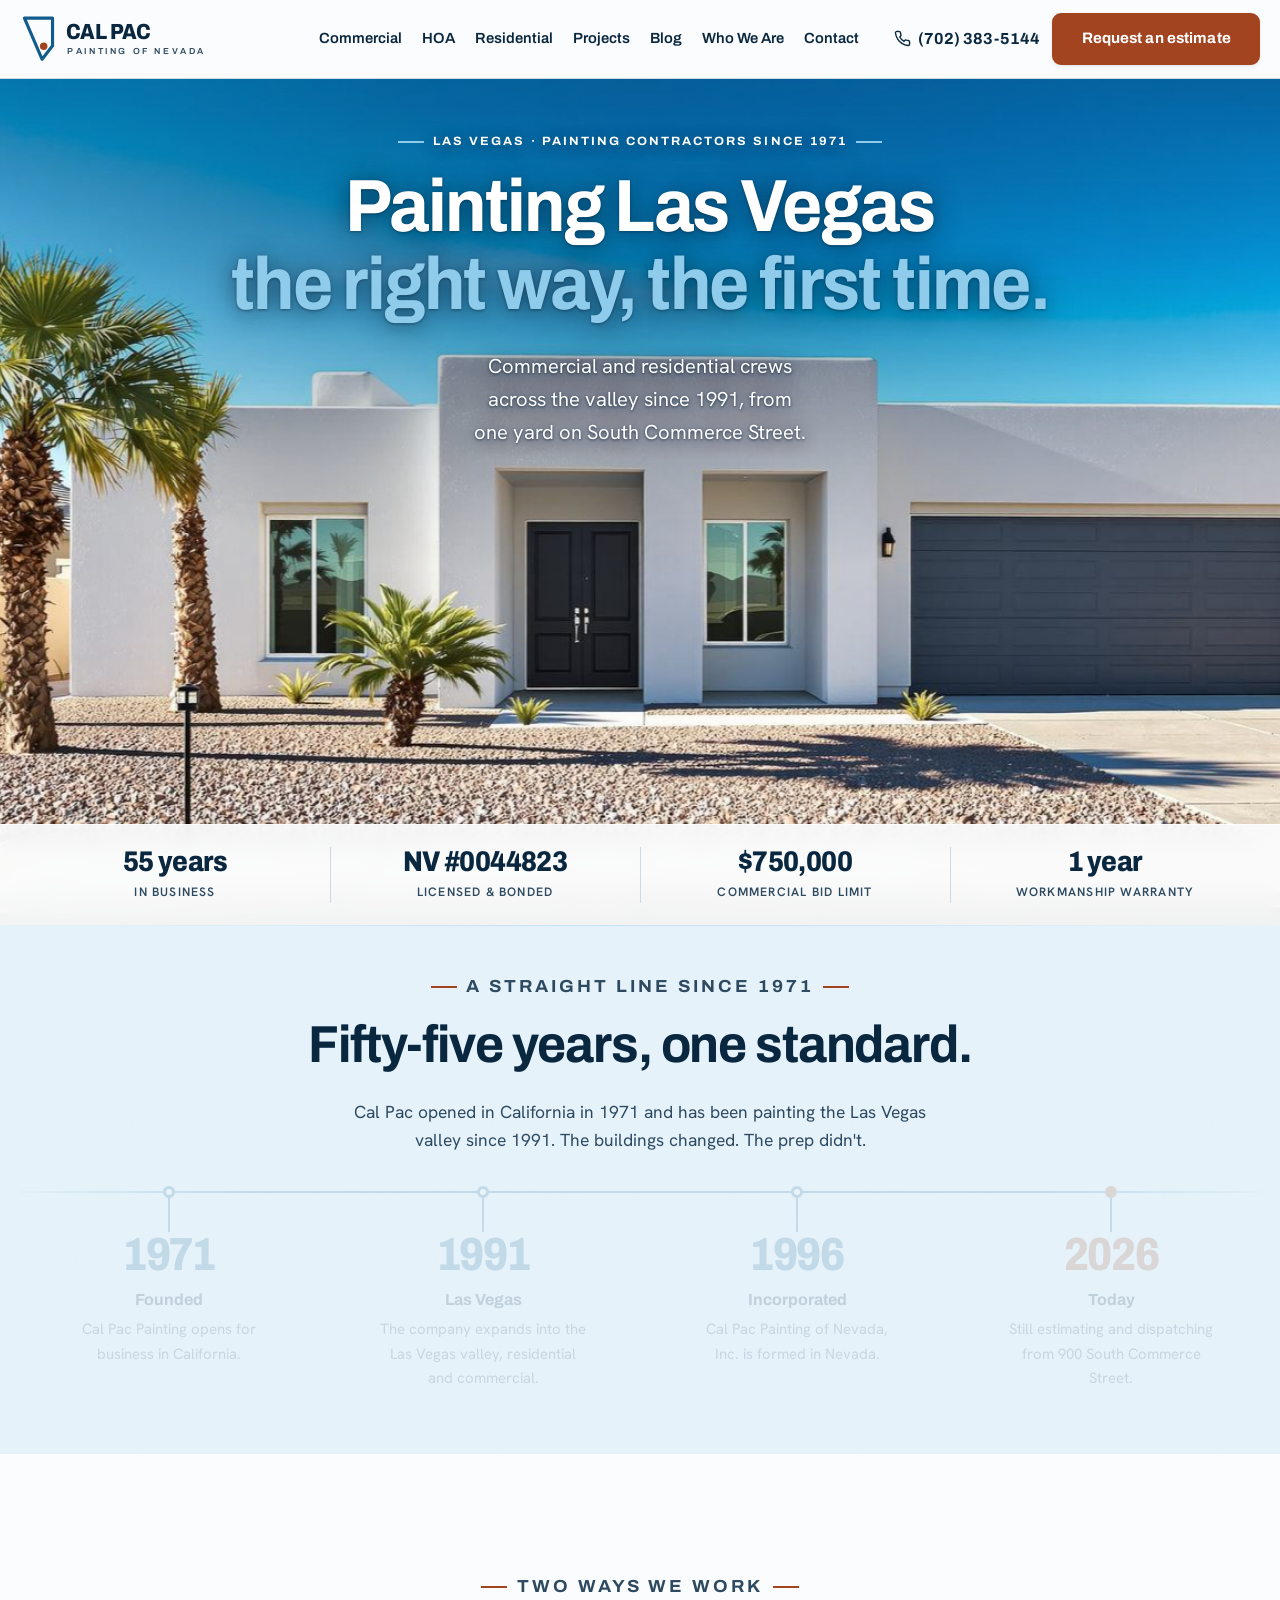
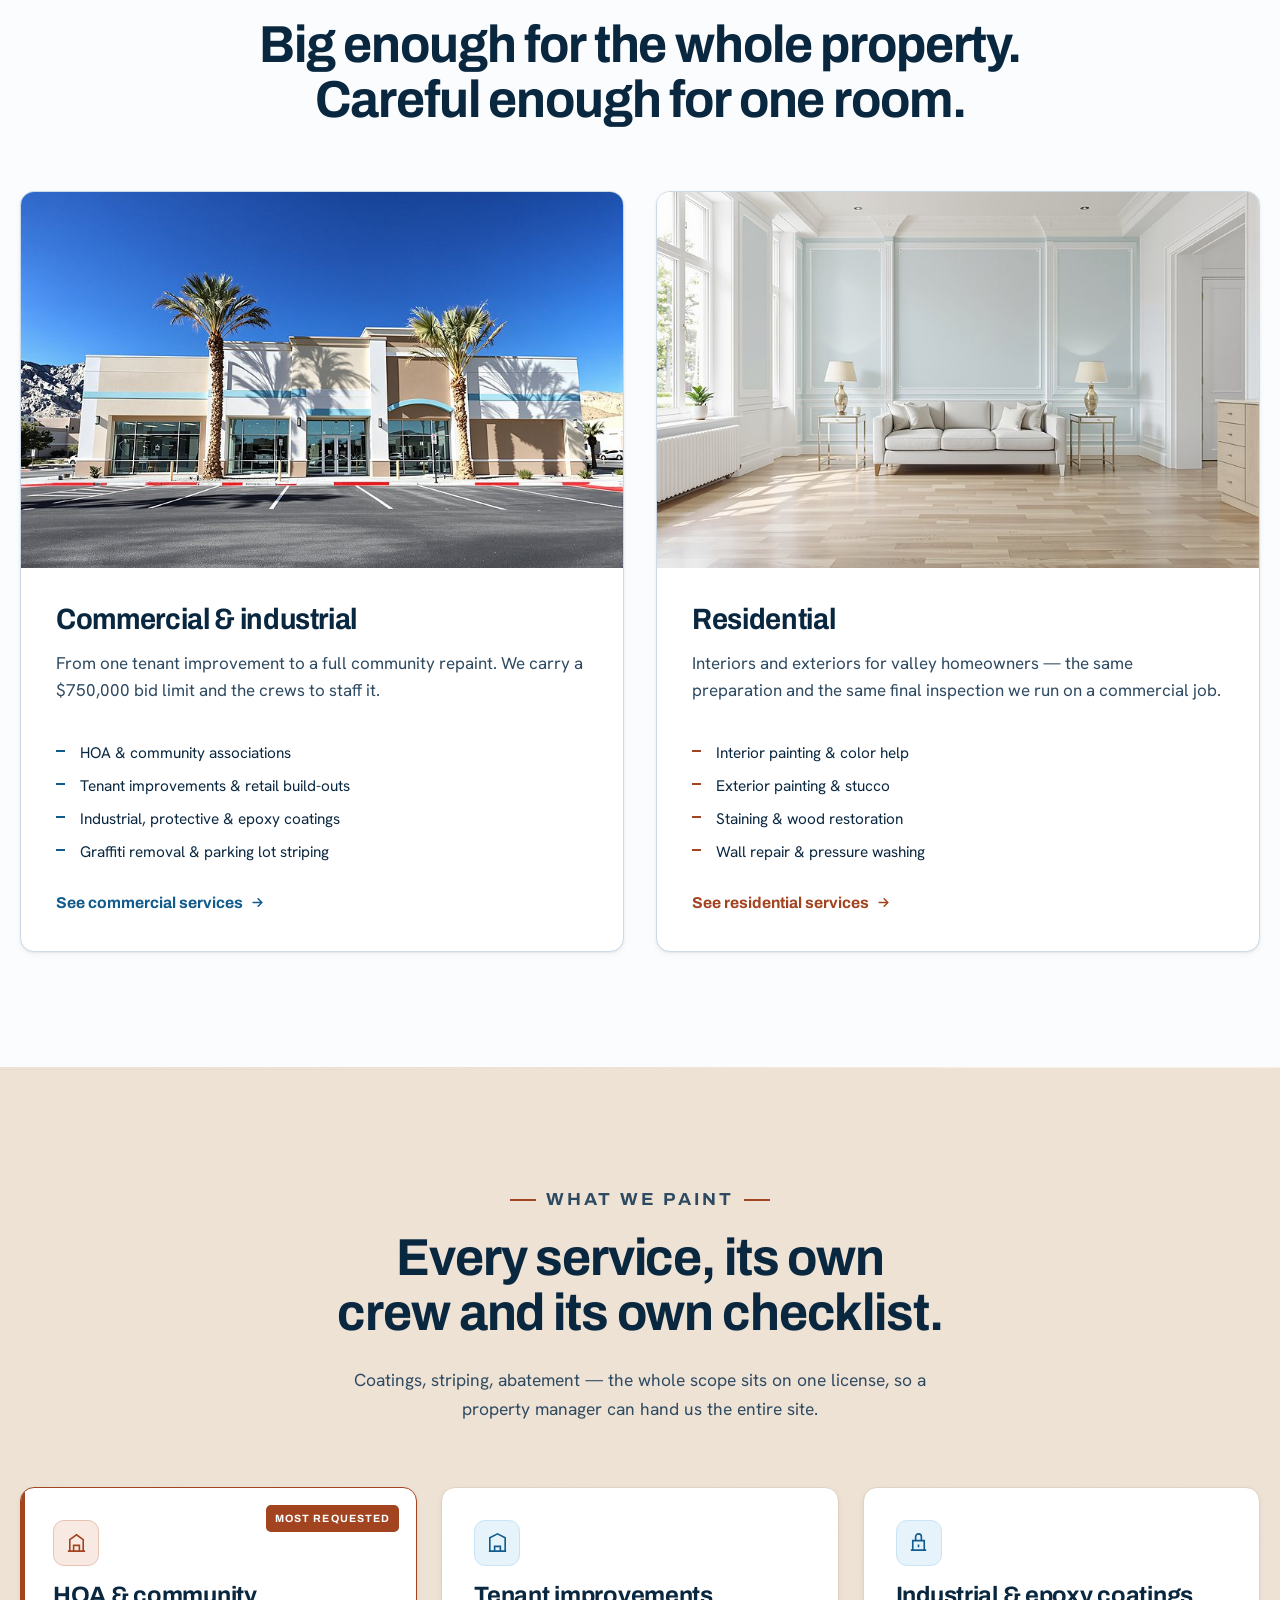
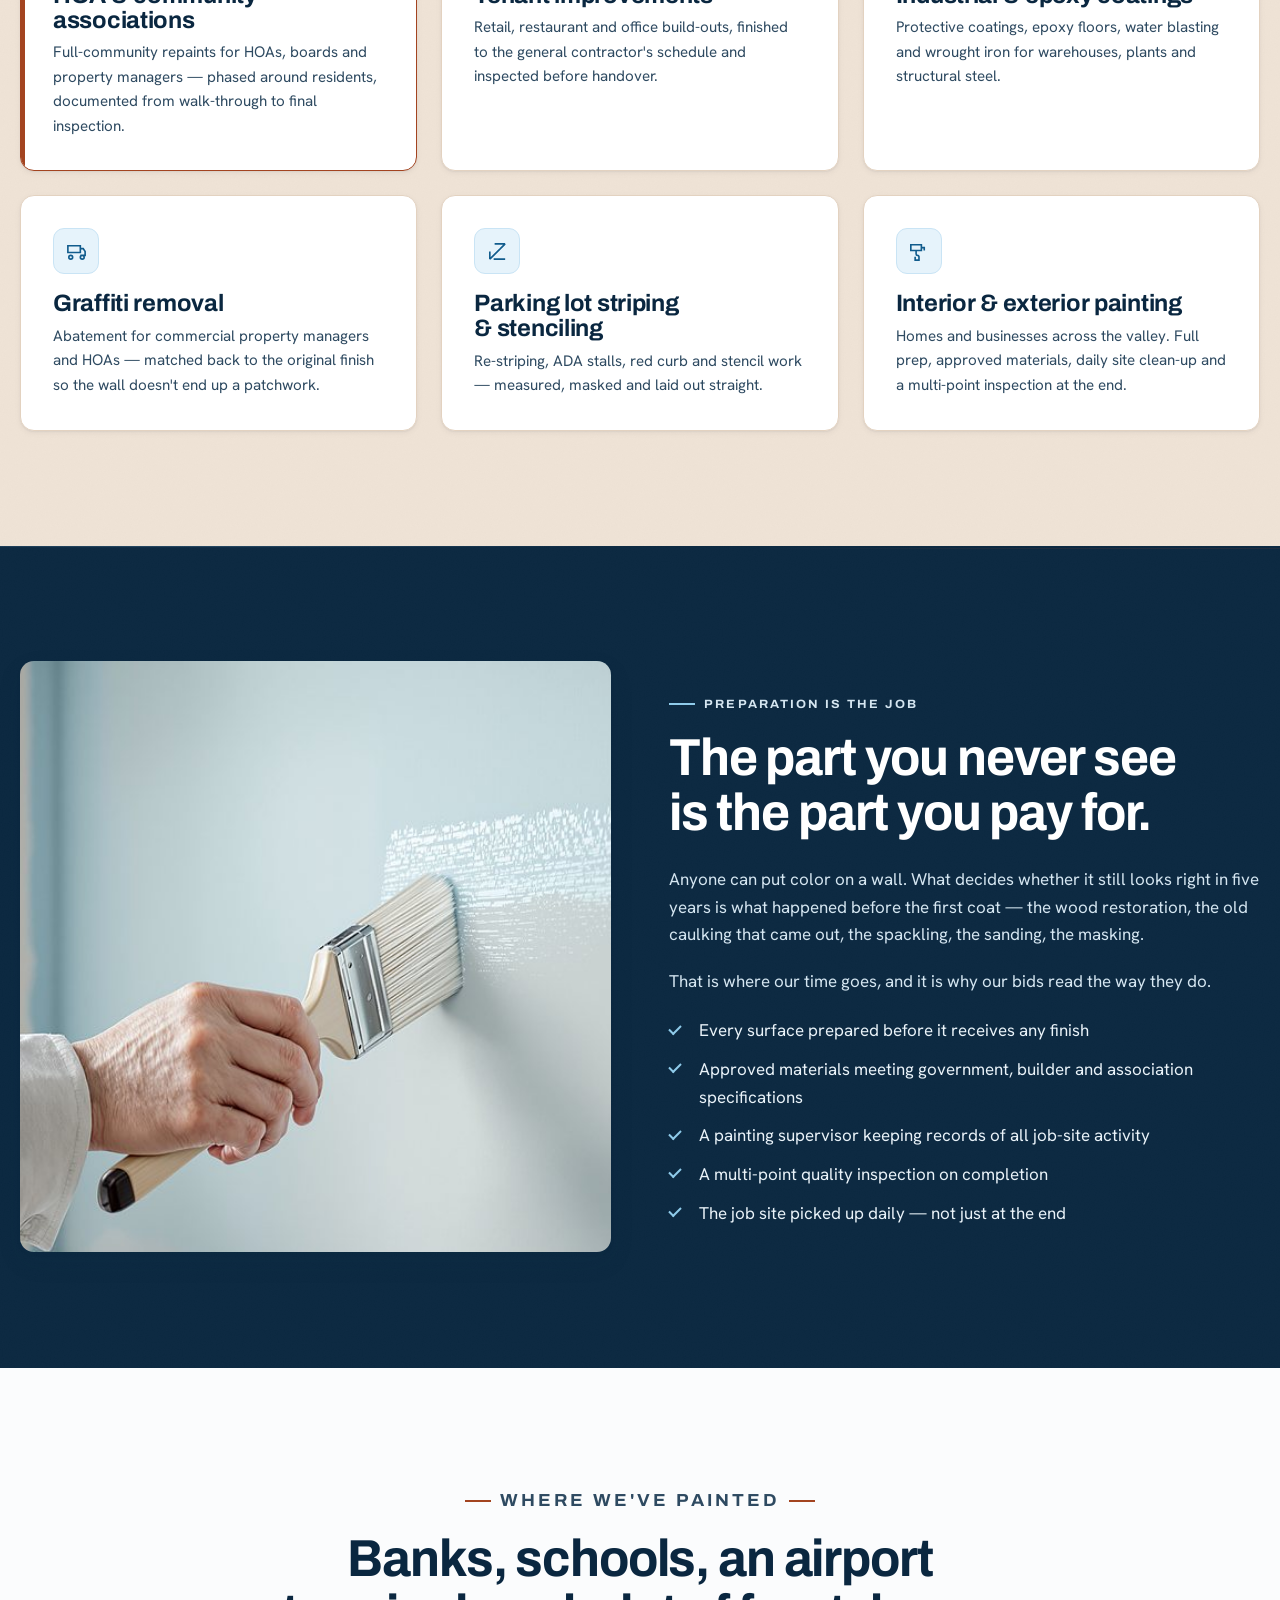
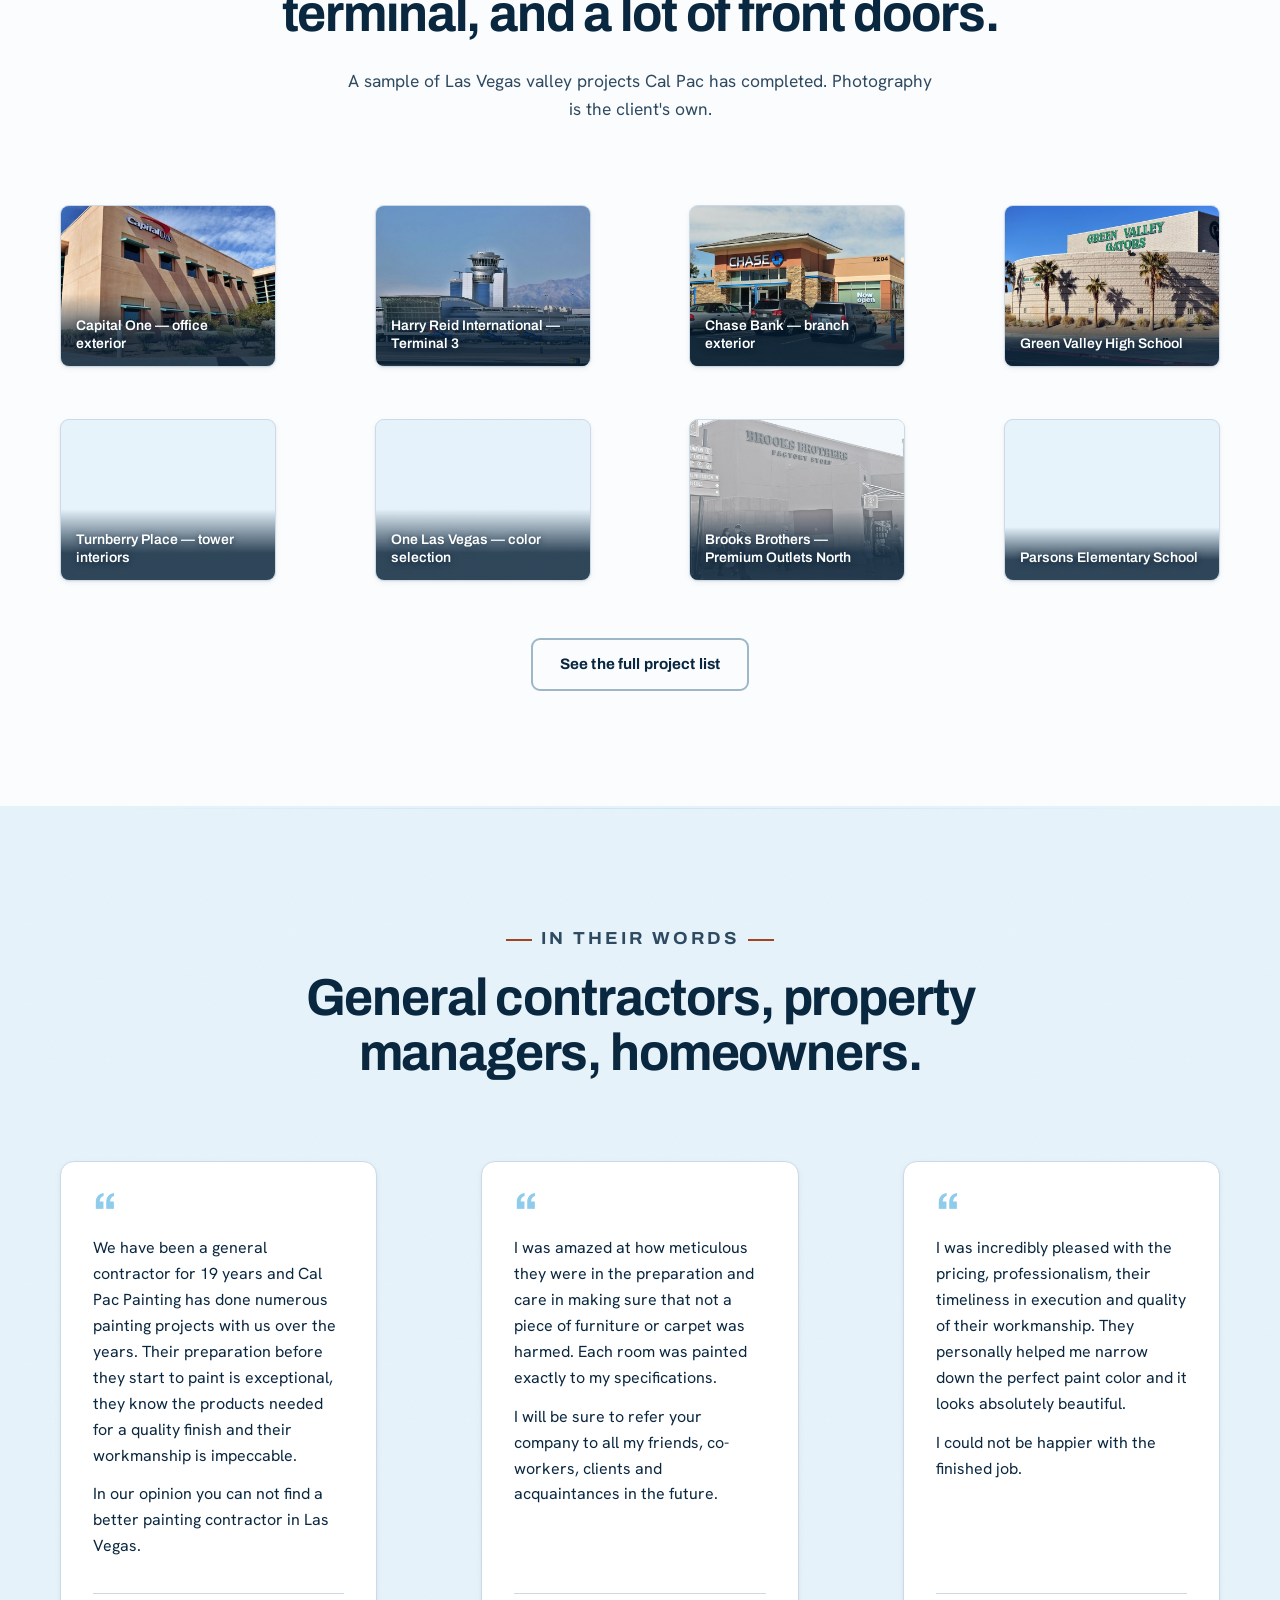
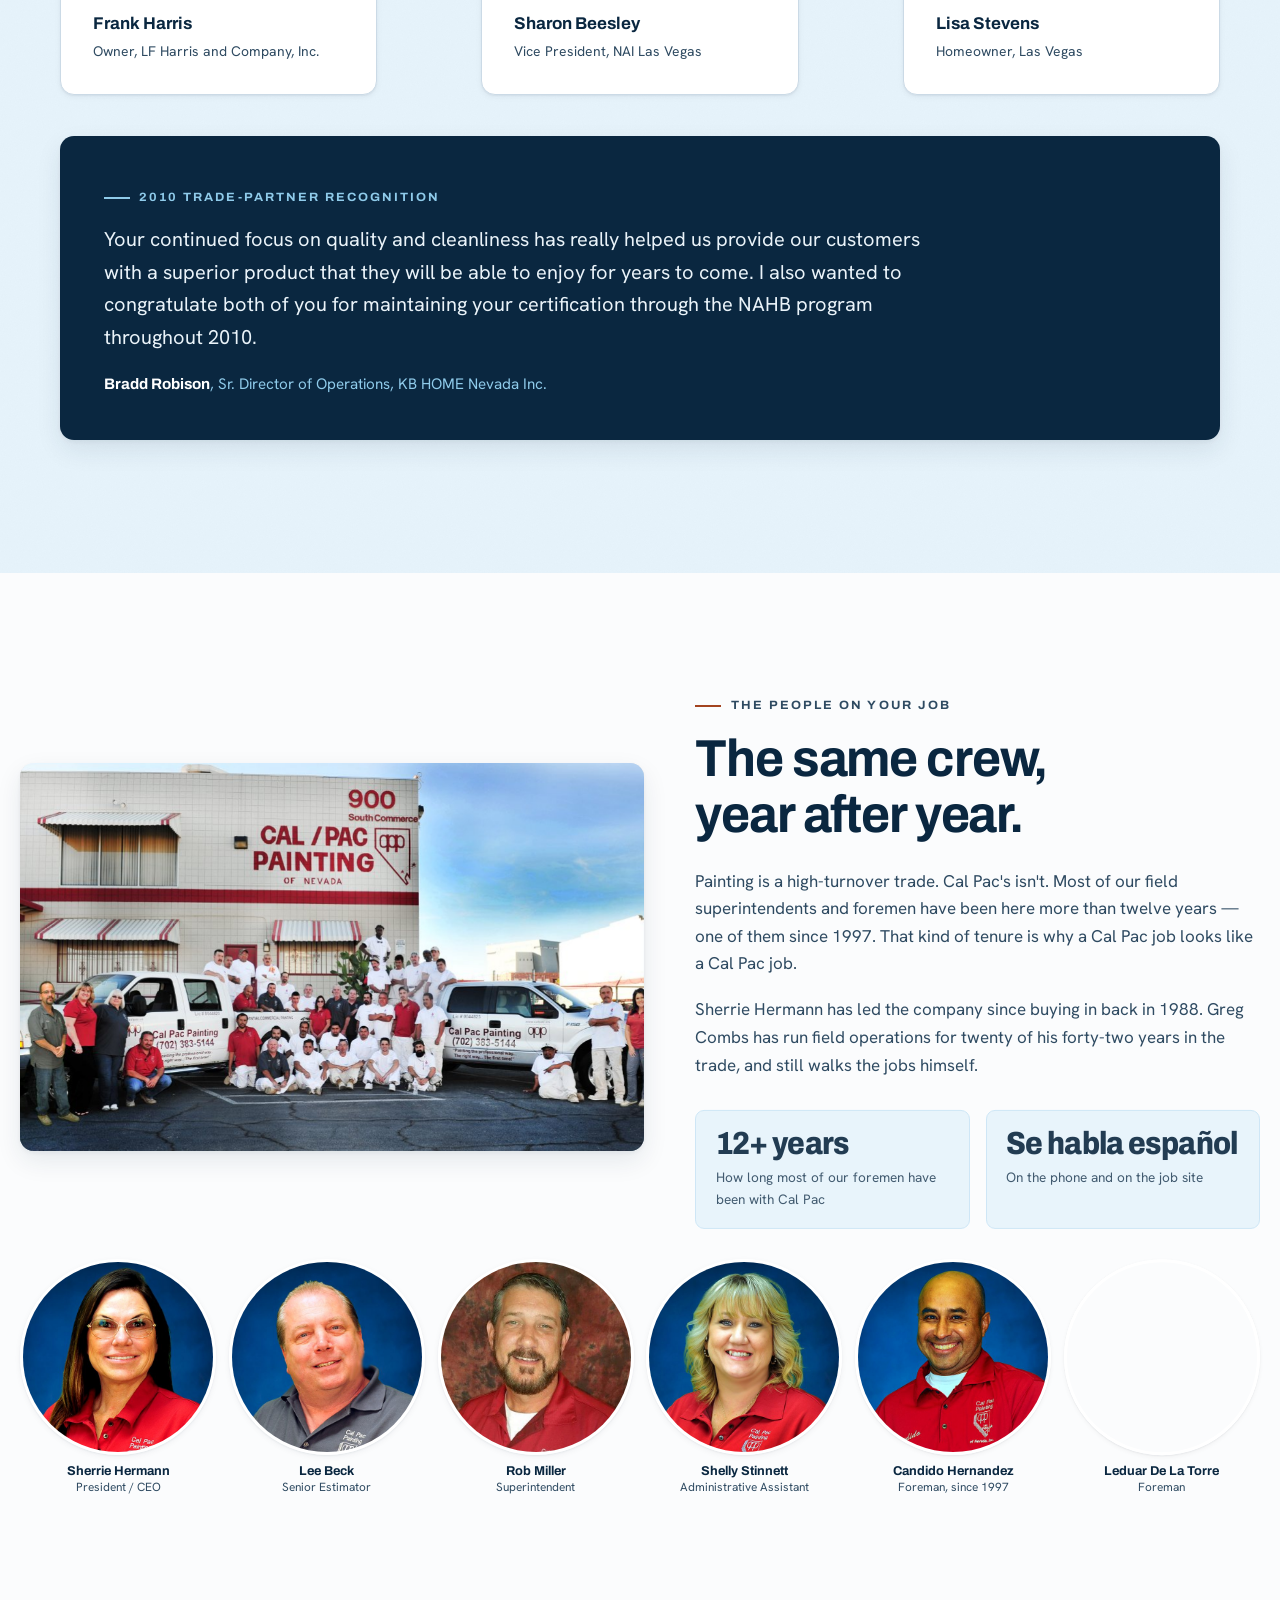
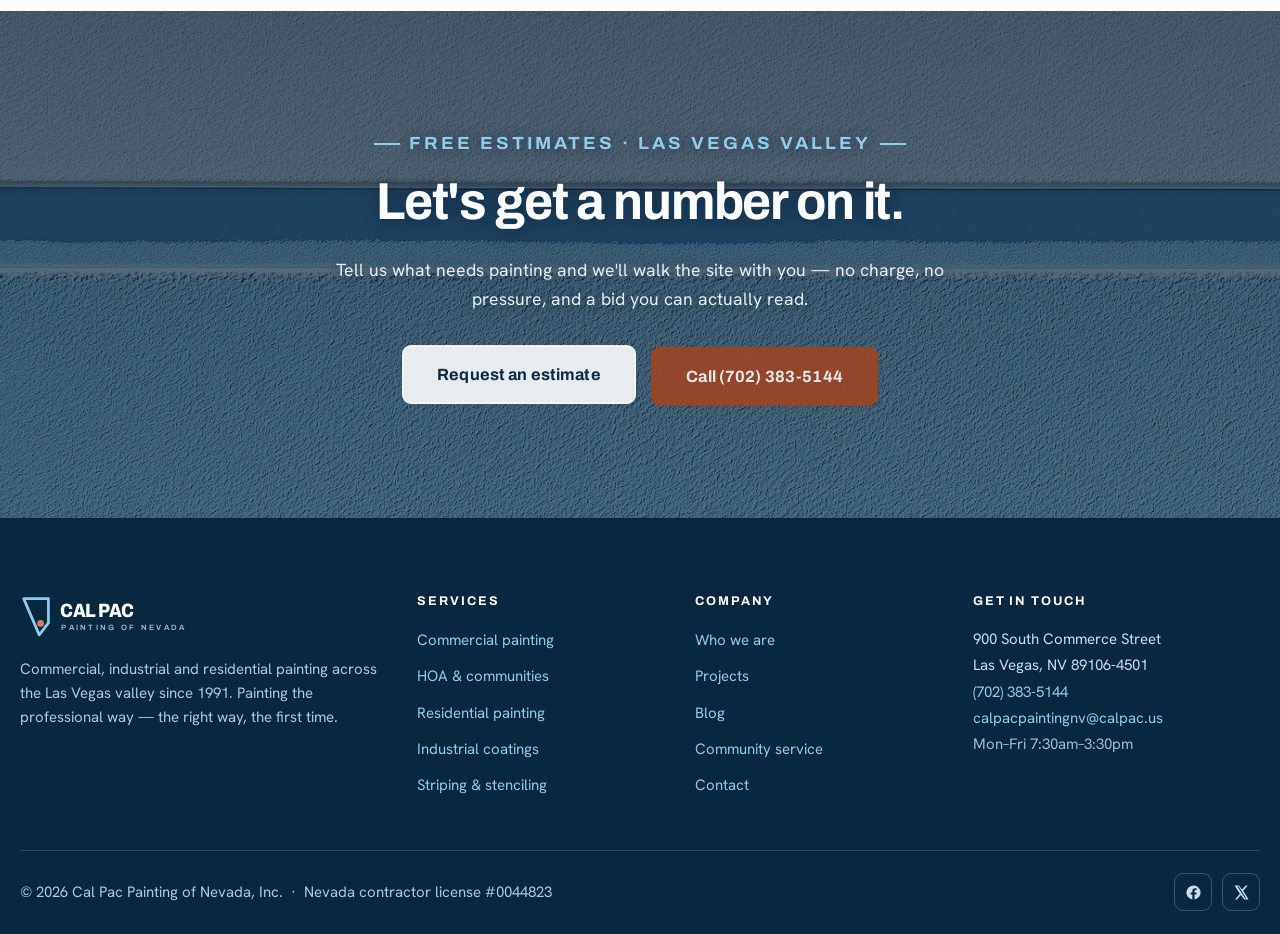
<file: index.html>
<!DOCTYPE html>
<html lang="en">
<head>
<meta charset="utf-8">
<meta name="viewport" content="width=device-width, initial-scale=1">
<title>Las Vegas Painting Contractors | Cal Pac Painting</title>
<meta name="description" content="Commercial, HOA and residential painting across the Las Vegas valley since 1991. NV license #0044823, 1-year workmanship warranty. Free estimates.">
<link rel="canonical" href="https://calpac.us/">
<meta name="robots" content="index, follow, max-image-preview:large">
<meta name="theme-color" content="#0A2740">

<meta property="og:type" content="website">
<meta property="og:site_name" content="Cal Pac Painting of Nevada, Inc.">
<meta property="og:title" content="Las Vegas Painting Contractors | Cal Pac Painting">
<meta property="og:description" content="Painting the Las Vegas valley since 1991. Commercial, HOA, industrial and residential. Licensed NV #0044823. Free estimates.">
<meta property="og:url" content="https://calpac.us/">
<meta property="og:image" content="https://calpac.us/assets/img/hero-c-1600.jpg">
<meta property="og:image:width" content="1600">
<meta property="og:image:height" content="893">
<meta property="og:image:alt" content="Painters working from a lift against a clear Las Vegas sky">
<meta name="twitter:card" content="summary_large_image">
<meta name="twitter:title" content="Las Vegas Painting Contractors | Cal Pac Painting">
<meta name="twitter:description" content="Painting the Las Vegas valley since 1991. Licensed NV #0044823. Free estimates.">
<meta name="twitter:image" content="https://calpac.us/assets/img/hero-c-1600.jpg">

<link rel="icon" href="assets/favicon.svg" type="image/svg+xml">
<link rel="apple-touch-icon" href="assets/apple-touch-icon.png">
<link rel="preload" href="assets/fonts/b920293217.woff2" as="font" type="font/woff2" crossorigin>
<link rel="preload" href="assets/fonts/60503460da.woff2" as="font" type="font/woff2" crossorigin>
<script>document.documentElement.classList.add('js');window.__mfs=setTimeout(function(){document.documentElement.classList.add('motion-fail')},3000)</script>
<link rel="stylesheet" href="fonts.css">
<link rel="preload" as="image" href="assets/img/hero-c-1600.jpg"
      imagesrcset="assets/img/hero-c-960.jpg 960w, assets/img/hero-c-1600.jpg 1600w, assets/img/hero-c-2560.jpg 2560w, assets/img/hero-c-3840.jpg 3840w"
      imagesizes="100vw" fetchpriority="high">
<link rel="stylesheet" href="styles.css">

<script type="application/ld+json">
{
  "@context": "https://schema.org",
  "@graph": [
    {
      "@type": "HousePainter",
      "@id": "https://calpac.us/#business",
      "name": "Cal Pac Painting of Nevada, Inc.",
      "alternateName": "Cal Pac Painting",
      "url": "https://calpac.us/",
      "telephone": "+1-702-383-5144",
      "faxNumber": "+1-702-383-3007",
      "email": "calpacpaintingnv@calpac.us",
      "foundingDate": "1971",
      "slogan": "The right way, the first time.",
      "description": "Commercial, industrial and residential painting contractor serving the Las Vegas valley since 1991. Interior and exterior painting, HOA and REO repaints, tenant improvements, industrial and epoxy coatings, graffiti removal, and parking lot striping.",
      "address": {
        "@type": "PostalAddress",
        "streetAddress": "900 South Commerce Street",
        "addressLocality": "Las Vegas",
        "addressRegion": "NV",
        "postalCode": "89106-4501",
        "addressCountry": "US"
      },
      "geo": { "@type": "GeoCoordinates", "latitude": 36.16137, "longitude": -115.15344 },
      "image": "https://calpac.us/assets/img/hero-c-1600.jpg",
      "logo": "https://calpac.us/assets/logo.svg",
      "priceRange": "$$",
      "currenciesAccepted": "USD",
      "knowsLanguage": ["en", "es"],
      "openingHoursSpecification": [{
        "@type": "OpeningHoursSpecification",
        "dayOfWeek": ["Monday","Tuesday","Wednesday","Thursday","Friday"],
        "opens": "07:30", "closes": "15:30"
      }],
      "areaServed": [
        { "@type": "City", "name": "Las Vegas", "containedInPlace": { "@type": "State", "name": "Nevada" } },
        { "@type": "City", "name": "Henderson" },
        { "@type": "City", "name": "North Las Vegas" },
        { "@type": "City", "name": "Boulder City" }
      ],
      "hasCredential": {
        "@type": "EducationalOccupationalCredential",
        "credentialCategory": "Nevada State Contractors Board license",
        "identifier": "0044823"
      },
      "sameAs": [
        "https://www.facebook.com/calpacnv",
        "https://twitter.com/calpacpainting"
      ],
      "hasOfferCatalog": {
        "@type": "OfferCatalog",
        "name": "Painting services",
        "itemListElement": [
          { "@type": "Offer", "itemOffered": { "@type": "Service", "name": "HOA and community association painting" } },
          { "@type": "Offer", "itemOffered": { "@type": "Service", "name": "Commercial painting" } },
          { "@type": "Offer", "itemOffered": { "@type": "Service", "name": "Tenant improvement painting" } },
          { "@type": "Offer", "itemOffered": { "@type": "Service", "name": "Industrial and epoxy coatings" } },
          { "@type": "Offer", "itemOffered": { "@type": "Service", "name": "Graffiti removal" } },
          { "@type": "Offer", "itemOffered": { "@type": "Service", "name": "Parking lot striping and stenciling" } },
          { "@type": "Offer", "itemOffered": { "@type": "Service", "name": "Residential interior and exterior painting" } }
        ]
      }
    },
    {
      "@type": "WebSite",
      "@id": "https://calpac.us/#website",
      "url": "https://calpac.us/",
      "name": "Cal Pac Painting of Nevada, Inc.",
      "publisher": { "@id": "https://calpac.us/#business" },
      "inLanguage": "en-US"
    },
    {
      "@type": "WebPage",
      "@id": "https://calpac.us/#webpage",
      "url": "https://calpac.us/",
      "name": "Cal Pac Painting | Commercial & Residential Painters in Las Vegas, NV",
      "description": "Cal Pac Painting of Nevada has painted the Las Vegas valley since 1991 — commercial, HOA, industrial and residential.",
      "isPartOf": { "@id": "https://calpac.us/#website" },
      "about": { "@id": "https://calpac.us/#business" },
      "inLanguage": "en-US"
    }
  ]
}
</script>
</head>
<body>
<a class="skip" href="#main">Skip to content</a>

<header class="masthead" id="masthead">
  <div class="shell masthead__in">
    <a class="brand" href="index.html" aria-label="Cal Pac Painting of Nevada — home">
      <svg viewBox="0 0 252 48" role="img" aria-label="Cal Pac Painting of Nevada">
        <path d="M4 4 H31 V30.5 L21 43.5 Z" fill="none" stroke="#115C8D" stroke-width="3" stroke-linejoin="round"/>
        <circle cx="22.5" cy="31" r="3.6" fill="#A34420"/>
        <text x="44" y="24" font-family="Archivo, Helvetica, Arial, sans-serif" font-size="21" font-weight="800"
              letter-spacing="-.6" fill="#0A2740" style="font-variation-settings:'wdth' 88">CAL PAC</text>
        <text x="45" y="38" font-family="Archivo, Helvetica, Arial, sans-serif" font-size="8.4" font-weight="600"
              letter-spacing="2.5" fill="#2E4A61">PAINTING OF NEVADA</text>
      </svg>
    </a>

    <nav class="nav" id="nav" aria-label="Primary">
      <a href="commercial.html">Commercial</a>
      <a href="hoa-painting.html">HOA</a>
      <a href="residential.html">Residential</a>
      <a href="projects.html">Projects</a>
      <a href="blog/index.html">Blog</a>
      <a href="about.html">Who We Are</a>
      <a href="contact.html">Contact</a>
      <span class="nav__cta"><a class="nav__tel" href="tel:+17023835144"><svg viewBox="0 0 24 24" fill="none" stroke="currentColor" stroke-width="2" stroke-linecap="round" aria-hidden="true" style="width:16px;height:16px"><path d="M22 16.9v3a2 2 0 0 1-2.2 2 19.8 19.8 0 0 1-8.6-3.1 19.5 19.5 0 0 1-6-6A19.8 19.8 0 0 1 2.1 4.2 2 2 0 0 1 4.1 2h3a2 2 0 0 1 2 1.7c.1 1 .4 1.9.7 2.8a2 2 0 0 1-.5 2.1L8.1 9.9a16 16 0 0 0 6 6l1.3-1.3a2 2 0 0 1 2.1-.4c.9.3 1.8.6 2.8.7a2 2 0 0 1 1.7 2z"/></svg>(702) 383-5144</a><a class="btn btn--clay" href="contact.html">Request an estimate</a></span>
    </nav>

    <div class="masthead__cta">
      <a class="tel-link" href="tel:+17023835144">
        <svg viewBox="0 0 24 24" fill="none" stroke="currentColor" stroke-width="2" stroke-linecap="round" aria-hidden="true"><path d="M22 16.9v3a2 2 0 0 1-2.2 2 19.8 19.8 0 0 1-8.6-3.1 19.5 19.5 0 0 1-6-6A19.8 19.8 0 0 1 2.1 4.2 2 2 0 0 1 4.1 2h3a2 2 0 0 1 2 1.7c.1 1 .4 1.9.7 2.8a2 2 0 0 1-.5 2.1L8.1 9.9a16 16 0 0 0 6 6l1.3-1.3a2 2 0 0 1 2.1-.4c.9.3 1.8.6 2.8.7a2 2 0 0 1 1.7 2z"/></svg>
        (702) 383-5144
      </a>
      <a class="btn btn--clay" href="contact.html">Request an estimate</a>
    </div>

    <button class="navtoggle" id="navtoggle" aria-expanded="false" aria-controls="nav" aria-label="Menu">
      <span></span>
    </button>
  </div>
</header>

<main id="main">

  <!-- ═══════════ HERO ═══════════ -->
  <section class="hero" aria-labelledby="hero-h">
    <div class="hero__media">
      <img src="assets/img/hero-c-1600.jpg"
           srcset="assets/img/hero-c-640.jpg 640w, assets/img/hero-c-960.jpg 960w, assets/img/hero-c-1600.jpg 1600w, assets/img/hero-c-2560.jpg 2560w, assets/img/hero-c-3840.jpg 3840w"
           sizes="100vw" width="3840" height="2143" fetchpriority="high" decoding="async"
           alt="A freshly painted desert-modern Las Vegas home with pale blue stucco, crisp white trim and palms">
    </div>
    <div class="hero__scrim" aria-hidden="true"></div>

    <div class="hero__in">
      <div class="shell hero__copy">
        <p class="eyebrow is-centered">Las&nbsp;Vegas &middot; Painting contractors since 1971</p>
        <h1 id="hero-h">Painting Las&nbsp;Vegas<em>the right way, the first time.</em></h1>
        <p class="hero__sub">Commercial and residential crews across the valley since 1991, from one yard on South Commerce Street.</p>
        <div class="hero__cta">
          <a class="btn btn--clay btn--lg" href="contact.html">Request a free estimate</a>
          <a class="btn btn--onphoto btn--lg" href="tel:+17023835144">(702) 383-5144</a>
        </div>
      </div>

      <div class="creds">
        <div class="shell creds__grid">
          <div class="creds__item"><b class="creds__n">55 years</b><span class="creds__l">In business</span></div>
          <div class="creds__item"><b class="creds__n">NV&nbsp;#0044823</b><span class="creds__l">Licensed &amp; bonded</span></div>
          <div class="creds__item"><b class="creds__n">$750,000</b><span class="creds__l">Commercial bid limit</span></div>
          <div class="creds__item"><b class="creds__n">1 year</b><span class="creds__l">Workmanship warranty</span></div>
        </div>
      </div>
    </div>
  </section>

  <!-- ═══════════ THE LINE ═══════════ -->
  <section class="timeline grain edge-top" aria-labelledby="line-h">
    <div class="shell">
      <div class="section-head center reveal">
        <p class="eyebrow is-centered">A straight line since 1971</p>
        <h2 id="line-h">Fifty-five years, one standard.</h2>
        <p>Cal Pac opened in California in 1971 and has been painting the Las&nbsp;Vegas valley since 1991. The buildings changed. The prep didn't.</p>
      </div>

      <div class="tl reveal">
        <div class="tl__rule" aria-hidden="true"></div>
        <ol class="tl__grid" style="list-style:none;margin:0;padding:0">
          <li class="tl__item">
            <b class="tl__y">1971</b>
            <b class="tl__t">Founded</b>
            <p class="tl__d">Cal Pac Painting opens for business in California.</p>
          </li>
          <li class="tl__item">
            <b class="tl__y">1991</b>
            <b class="tl__t">Las Vegas</b>
            <p class="tl__d">The company expands into the Las&nbsp;Vegas valley, residential and commercial.</p>
          </li>
          <li class="tl__item">
            <b class="tl__y">1996</b>
            <b class="tl__t">Incorporated</b>
            <p class="tl__d">Cal Pac Painting of Nevada, Inc. is formed in Nevada.</p>
          </li>
          <li class="tl__item tl__item--now">
            <b class="tl__y">2026</b>
            <b class="tl__t">Today</b>
            <p class="tl__d">Still estimating and dispatching from 900 South Commerce Street.</p>
          </li>
        </ol>
      </div>
    </div>
  </section>

  <!-- ═══════════ TWO DOORS ═══════════ -->
  <section class="doors" aria-labelledby="doors-h">
    <div class="shell">
      <div class="section-head center reveal">
        <p class="eyebrow is-centered">Two ways we work</p>
        <h2 id="doors-h">Big enough for the whole property. Careful enough for one room.</h2>
      </div>

      <div class="doors__grid">
        <article class="door door--com reveal">
          <div class="door__media">
            <img src="assets/img/commercial-800.jpg"
                 srcset="assets/img/commercial-800.jpg 800w, assets/img/commercial-1200.jpg 1200w, assets/img/commercial-2000.jpg 2000w"
                 sizes="(max-width:960px) 92vw, 46vw" width="800" height="533" loading="lazy" decoding="async"
                 alt="Freshly repainted Las Vegas retail and office plaza with pale blue accent bands and newly striped parking lot">
          </div>
          <div class="door__body">
            <h3>Commercial &amp; industrial</h3>
            <p>From one tenant improvement to a full community repaint. We carry a $750,000 bid limit and the crews to staff it.</p>
            <ul class="door__list">
              <li>HOA &amp; community associations</li>
              <li>Tenant improvements &amp; retail build-outs</li>
              <li>Industrial, protective &amp; epoxy coatings</li>
              <li>Graffiti removal &amp; parking lot striping</li>
            </ul>
            <a class="door__link" href="commercial.html">See commercial services
              <svg viewBox="0 0 24 24" fill="none" stroke="currentColor" stroke-width="2.4" stroke-linecap="round" stroke-linejoin="round" aria-hidden="true"><path d="M5 12h14M13 6l6 6-6 6"/></svg>
            </a>
          </div>
        </article>

        <article class="door door--res reveal">
          <div class="door__media">
            <img src="assets/img/residential-800.jpg"
                 srcset="assets/img/residential-800.jpg 800w, assets/img/residential-1200.jpg 1200w, assets/img/residential-2000.jpg 2000w"
                 sizes="(max-width:960px) 92vw, 46vw" width="800" height="533" loading="lazy" decoding="async"
                 alt="Bright living room with freshly painted pale blue walls and crisp white trim">
          </div>
          <div class="door__body">
            <h3>Residential</h3>
            <p>Interiors and exteriors for valley homeowners — the same preparation and the same final inspection we run on a commercial job.</p>
            <ul class="door__list">
              <li>Interior painting &amp; color help</li>
              <li>Exterior painting &amp; stucco</li>
              <li>Staining &amp; wood restoration</li>
              <li>Wall repair &amp; pressure washing</li>
            </ul>
            <a class="door__link" href="residential.html">See residential services
              <svg viewBox="0 0 24 24" fill="none" stroke="currentColor" stroke-width="2.4" stroke-linecap="round" stroke-linejoin="round" aria-hidden="true"><path d="M5 12h14M13 6l6 6-6 6"/></svg>
            </a>
          </div>
        </article>
      </div>
    </div>
  </section>

  <!-- ═══════════ SERVICES ═══════════ -->
  <section class="services grain edge-top" aria-labelledby="svc-h">
    <div class="shell">
      <div class="section-head center reveal">
        <p class="eyebrow is-centered">What we paint</p>
        <h2 id="svc-h">Every service, its own crew and its own checklist.</h2>
        <p>Coatings, striping, abatement — the whole scope sits on one license, so a property manager can hand us the entire site.</p>
      </div>

      <div class="svc-grid">
        <a class="svc svc--flag reveal" href="hoa-painting.html">
          <span class="svc__tag">Most requested</span>
          <div class="svc__ico"><svg viewBox="0 0 24 24" aria-hidden="true"><path d="M3 21h18M5 21V9l7-5 7 5v12M9 21v-6h6v6"/></svg></div>
          <h3>HOA &amp; community associations</h3>
          <p>Full-community repaints for HOAs, boards and property managers — phased around residents, documented from walk-through to final inspection.</p>
        </a>

        <a class="svc reveal" href="commercial.html">
          <div class="svc__ico"><svg viewBox="0 0 24 24" aria-hidden="true"><path d="M3 21h18M4 21V7l8-4 8 4v14M9 21v-5h6v5M8 11h.01M12 11h.01M16 11h.01"/></svg></div>
          <h3>Tenant improvements</h3>
          <p>Retail, restaurant and office build-outs, finished to the general contractor's schedule and inspected before handover.</p>
        </a>

        <a class="svc reveal" href="commercial.html#coatings">
          <div class="svc__ico"><svg viewBox="0 0 24 24" aria-hidden="true"><path d="M4 20h16M6 20V10h12v10M9 10V6a3 3 0 0 1 6 0v4M12 14v3"/></svg></div>
          <h3>Industrial &amp; epoxy coatings</h3>
          <p>Protective coatings, epoxy floors, water blasting and wrought iron for warehouses, plants and structural steel.</p>
        </a>

        <a class="svc reveal" href="commercial.html">
          <div class="svc__ico"><svg viewBox="0 0 24 24" aria-hidden="true"><path d="M3 6h13v7H3zM16 9h3l2 3v4h-5M6 20a2 2 0 1 0 0-4 2 2 0 0 0 0 4zM18 20a2 2 0 1 0 0-4 2 2 0 0 0 0 4z"/></svg></div>
          <h3>Graffiti removal</h3>
          <p>Abatement for commercial property managers and HOAs — matched back to the original finish so the wall doesn't end up a patchwork.</p>
        </a>

        <a class="svc reveal" href="commercial.html#striping">
          <div class="svc__ico"><svg viewBox="0 0 24 24" aria-hidden="true"><path d="M4 20L20 4M8 20h12M4 12v8M9 4h11M15 9l5-5"/></svg></div>
          <h3>Parking lot striping &amp; stenciling</h3>
          <p>Re-striping, ADA stalls, red curb and stencil work — measured, masked and laid out straight.</p>
        </a>

        <a class="svc reveal" href="residential.html">
          <div class="svc__ico"><svg viewBox="0 0 24 24" aria-hidden="true"><path d="M4 5h11v6H4zM15 8h3v3M9.5 11v3.5a1.5 1.5 0 0 0 1.5 1.5 1.5 1.5 0 0 1 1.5 1.5V21h-4v-3.5"/></svg></div>
          <h3>Interior &amp; exterior painting</h3>
          <p>Homes and businesses across the valley. Full prep, approved materials, daily site clean-up and a multi-point inspection at the end.</p>
        </a>
      </div>
    </div>
  </section>

  <!-- ═══════════ CRAFT SPLIT ═══════════ -->
  <section class="band band--ink grain edge-top" aria-labelledby="craft-h">
    <div class="shell">
      <div class="split">
        <div class="split__media reveal">
          <img src="assets/img/craft-1200.jpg"
               srcset="assets/img/craft-800.jpg 800w, assets/img/craft-1200.jpg 1200w, assets/img/craft-2000.jpg 2000w"
               sizes="(max-width:960px) 92vw, 46vw" width="1200" height="800" loading="lazy" decoding="async"
               alt="A painter's brush cutting a straight line where a pale blue wall meets white trim">
        </div>
        <div class="split__body reveal">
          <p class="eyebrow">Preparation is the job</p>
          <h2 id="craft-h">The part you never see is the part you pay for.</h2>
          <p>Anyone can put color on a wall. What decides whether it still looks right in five years is what happened before the first coat — the wood restoration, the old caulking that came out, the spackling, the sanding, the masking.</p>
          <p>That is where our time goes, and it is why our bids read the way they do.</p>
          <ul class="ticks">
            <li>Every surface prepared before it receives any finish</li>
            <li>Approved materials meeting government, builder and association specifications</li>
            <li>A painting supervisor keeping records of all job-site activity</li>
            <li>A multi-point quality inspection on completion</li>
            <li>The job site picked up daily — not just at the end</li>
          </ul>
        </div>
      </div>
    </div>
  </section>

  <!-- ═══════════ WORK ═══════════ -->
  <section class="work" aria-labelledby="work-h">
    <div class="shell">
      <div class="section-head center reveal">
        <p class="eyebrow is-centered">Where we've painted</p>
        <h2 id="work-h">Banks, schools, an airport terminal, and a lot of front doors.</h2>
        <p>A sample of Las&nbsp;Vegas valley projects Cal Pac has completed. Photography is the client's own.</p>
      </div>

      <div class="work-grid">
        <figure class="tile reveal"><img src="assets/projects/capital-one.jpg" width="851" height="566" loading="lazy" decoding="async" alt="Capital One office building exterior painted by Cal Pac"><figcaption>Capital One — office exterior</figcaption></figure>
        <figure class="tile reveal"><img src="assets/projects/terminal-3.jpg" width="861" height="613" loading="lazy" decoding="async" alt="Harry Reid International Airport Terminal 3"><figcaption>Harry Reid International — Terminal 3</figcaption></figure>
        <figure class="tile reveal"><img src="assets/projects/chase-bank.jpg" width="851" height="566" loading="lazy" decoding="async" alt="Chase Bank branch exterior"><figcaption>Chase Bank — branch exterior</figcaption></figure>
        <figure class="tile reveal"><img src="assets/projects/green-valley.jpg" width="851" height="566" loading="lazy" decoding="async" alt="Green Valley High School exterior wall and palms"><figcaption>Green Valley High School</figcaption></figure>
        <figure class="tile reveal"><img src="assets/projects/turnberry.jpg" width="737" height="931" loading="lazy" decoding="async" alt="Turnberry Place residential towers"><figcaption>Turnberry Place — tower interiors</figcaption></figure>
        <figure class="tile reveal"><img src="assets/projects/one-las-vegas.jpg" width="704" height="876" loading="lazy" decoding="async" alt="One Las Vegas twin residential towers and palm-lined entry"><figcaption>One Las Vegas — color selection</figcaption></figure>
        <figure class="tile reveal"><img src="assets/projects/brooks-brothers.jpg" width="900" height="599" loading="lazy" decoding="async" alt="Brooks Brothers store at Las Vegas North Premium Outlets"><figcaption>Brooks Brothers — Premium Outlets North</figcaption></figure>
        <figure class="tile reveal"><img src="assets/projects/parsons.jpg" width="851" height="566" loading="lazy" decoding="async" alt="Newly painted doors at Parsons Elementary School"><figcaption>Parsons Elementary School</figcaption></figure>
      </div>

      <div class="btn-row">
        <a class="btn btn--ghost" href="projects.html">See the full project list</a>
      </div>
    </div>
  </section>

  <!-- ═══════════ TESTIMONIALS ═══════════ -->
  <section class="words grain edge-top" aria-labelledby="words-h">
    <div class="shell">
      <div class="section-head center reveal">
        <p class="eyebrow is-centered">In their words</p>
        <h2 id="words-h">General contractors, property managers, homeowners.</h2>
      </div>

      <div class="quote-grid">
        <figure class="quote reveal">
          <div class="quote__mark" aria-hidden="true">&ldquo;</div>
          <blockquote>
            <p>We have been a general contractor for 19 years and Cal Pac Painting has done numerous painting projects with us over the years. Their preparation before they start to paint is exceptional, they know the products needed for a quality finish and their workmanship is impeccable.</p>
            <p>In our opinion you can not find a better painting contractor in Las Vegas.</p>
          </blockquote>
          <figcaption>
            <b class="quote__who">Frank Harris</b>
            <span class="quote__role">Owner, LF Harris and Company, Inc.</span>
          </figcaption>
        </figure>

        <figure class="quote reveal">
          <div class="quote__mark" aria-hidden="true">&ldquo;</div>
          <blockquote>
            <p>I was amazed at how meticulous they were in the preparation and care in making sure that not a piece of furniture or carpet was harmed. Each room was painted exactly to my specifications.</p>
            <p>I will be sure to refer your company to all my friends, co-workers, clients and acquaintances in the future.</p>
          </blockquote>
          <figcaption>
            <b class="quote__who">Sharon Beesley</b>
            <span class="quote__role">Vice President, NAI Las Vegas</span>
          </figcaption>
        </figure>

        <figure class="quote reveal">
          <div class="quote__mark" aria-hidden="true">&ldquo;</div>
          <blockquote>
            <p>I was incredibly pleased with the pricing, professionalism, their timeliness in execution and quality of their workmanship. They personally helped me narrow down the perfect paint color and it looks absolutely beautiful.</p>
            <p>I could not be happier with the finished job.</p>
          </blockquote>
          <figcaption>
            <b class="quote__who">Lisa Stevens</b>
            <span class="quote__role">Homeowner, Las Vegas</span>
          </figcaption>
        </figure>
      </div>

      <figure class="letter reveal">
        <div class="letter__in">
          <p class="eyebrow" style="color:var(--sky)">2010 trade-partner recognition</p>
          <blockquote>
            <p>Your continued focus on quality and cleanliness has really helped us provide our customers with a superior product that they will be able to enjoy for years to come. I also wanted to congratulate both of you for maintaining your certification through the NAHB program throughout 2010.</p>
          </blockquote>
          <figcaption><b>Bradd Robison</b>, Sr. Director of Operations, KB HOME Nevada Inc.</figcaption>
        </div>
      </figure>
    </div>
  </section>

  <!-- ═══════════ CREW ═══════════ -->
  <section class="crew" aria-labelledby="crew-h">
    <div class="shell">
      <div class="crew__split">
        <figure class="crew__media reveal" style="margin:0">
          <img src="assets/team/crew.jpg" width="1100" height="598" loading="lazy" decoding="async"
               alt="The Cal Pac Painting crew and two company trucks outside the 900 South Commerce Street yard in Las Vegas">
          <figcaption>The crew at 900 South Commerce Street, Las&nbsp;Vegas.</figcaption>
        </figure>
        <div class="split__body reveal">
          <p class="eyebrow">The people on your job</p>
          <h2 id="crew-h">The same crew, year after year.</h2>
          <p>Painting is a high-turnover trade. Cal Pac's isn't. Most of our field superintendents and foremen have been here more than twelve years — one of them since 1997. That kind of tenure is why a Cal Pac job looks like a Cal Pac job.</p>
          <p>Sherrie Hermann has led the company since buying in back in 1988. Greg Combs has run field operations for twenty of his forty-two years in the trade, and still walks the jobs himself.</p>
          <div class="stat-row">
            <div class="stat"><b>12+ years</b><span>How long most of our foremen have been with Cal Pac</span></div>
            <div class="stat"><b>Se habla espa&ntilde;ol</b><span>On the phone and on the job site</span></div>
          </div>
        </div>
      </div>

      <div class="faces reveal">
        <figure class="face" style="margin:0"><img src="assets/team/sherrie-hermann.jpg" width="520" height="520" loading="lazy" decoding="async" alt="Sherrie Hermann"><b>Sherrie Hermann</b><span>President / CEO</span></figure>
        <figure class="face" style="margin:0"><img src="assets/team/lee-beck.jpg" width="520" height="520" loading="lazy" decoding="async" alt="Lee Beck"><b>Lee Beck</b><span>Senior Estimator</span></figure>
        <figure class="face" style="margin:0"><img src="assets/team/rob-miller.jpg" width="520" height="520" loading="lazy" decoding="async" alt="Rob Miller"><b>Rob Miller</b><span>Superintendent</span></figure>
        <figure class="face" style="margin:0"><img src="assets/team/shelly-stinnett.jpg" width="520" height="520" loading="lazy" decoding="async" alt="Shelly Stinnett"><b>Shelly Stinnett</b><span>Administrative Assistant</span></figure>
        <figure class="face" style="margin:0"><img src="assets/team/candido-hernandez.jpg" width="520" height="520" loading="lazy" decoding="async" alt="Candido Hernandez"><b>Candido Hernandez</b><span>Foreman, since 1997</span></figure>
        <figure class="face" style="margin:0"><img src="assets/team/leduar-dela-torre.jpg" width="520" height="520" loading="lazy" decoding="async" alt="Leduar De La Torre"><b>Leduar De&nbsp;La&nbsp;Torre</b><span>Foreman</span></figure>
      </div>
    </div>
  </section>

  <!-- ═══════════ CTA ═══════════ -->
  <section class="cta" aria-labelledby="cta-h">
    <div class="cta__media">
      <img src="assets/img/wall-1600.jpg"
           srcset="assets/img/wall-1000.jpg 1000w, assets/img/wall-1600.jpg 1600w"
           sizes="100vw" width="2400" height="1029" loading="lazy" decoding="async"
           alt="A freshly painted exterior wall split by one straight line where pale blue meets white">
    </div>
    <div class="shell">
      <p class="eyebrow is-centered">Free estimates &middot; Las Vegas valley</p>
      <h2 id="cta-h">Let's get a number on it.</h2>
      <p>Tell us what needs painting and we'll walk the site with you — no charge, no pressure, and a bid you can actually read.</p>
      <div class="cta__row">
        <a class="btn btn--onphoto btn--lg" href="contact.html">Request an estimate</a>
        <a class="btn btn--clay btn--lg" href="tel:+17023835144">Call (702) 383-5144</a>
      </div>
    </div>
  </section>

</main>

<footer class="foot">
  <div class="shell">
    <div class="foot__grid">
      <div class="foot__brand">
        <svg viewBox="0 0 252 48" role="img" aria-label="Cal Pac Painting of Nevada">
          <path d="M4 4 H31 V30.5 L21 43.5 Z" fill="none" stroke="#8FCBEA" stroke-width="3" stroke-linejoin="round"/>
          <circle cx="22.5" cy="31" r="3.6" fill="#D9805C"/>
          <text x="44" y="24" font-family="Archivo, Helvetica, Arial, sans-serif" font-size="21" font-weight="800" letter-spacing="-.6" fill="#FFFFFF" style="font-variation-settings:'wdth' 88">CAL PAC</text>
          <text x="45" y="38" font-family="Archivo, Helvetica, Arial, sans-serif" font-size="8.4" font-weight="600" letter-spacing="2.5" fill="#9FBBD0">PAINTING OF NEVADA</text>
        </svg>
        <p>Commercial, industrial and residential painting across the Las&nbsp;Vegas valley since 1991. Painting the professional way — the right way, the first time.</p>
      </div>

      <div>
        <h4>Services</h4>
        <ul>
          <li><a href="commercial.html">Commercial painting</a></li>
          <li><a href="hoa-painting.html">HOA &amp; communities</a></li>
          <li><a href="residential.html">Residential painting</a></li>
          <li><a href="commercial.html#coatings">Industrial coatings</a></li>
          <li><a href="commercial.html#striping">Striping &amp; stenciling</a></li>
        </ul>
      </div>

      <div>
        <h4>Company</h4>
        <ul>
          <li><a href="about.html">Who we are</a></li>
          <li><a href="projects.html">Projects</a></li>
          <li><a href="blog/index.html">Blog</a></li>
          <li><a href="about.html#community">Community service</a></li>
          <li><a href="contact.html">Contact</a></li>
        </ul>
      </div>

      <div>
        <h4>Get in touch</h4>
        <address>
          900 South Commerce Street<br>
          Las Vegas, NV 89106-4501<br>
          <a href="tel:+17023835144">(702) 383-5144</a><br>
          <a href="mailto:calpacpaintingnv@calpac.us">calpacpaintingnv@calpac.us</a><br>
          <span style="color:#9FBBD0">Mon–Fri 7:30am–3:30pm</span>
        </address>
      </div>
    </div>

    <div class="foot__bar">
      <p style="margin:0">&copy; <span id="yr">2026</span> Cal Pac Painting of Nevada, Inc. &nbsp;&middot;&nbsp; Nevada contractor license #0044823</p>
      <div class="foot__social">
        <a href="https://www.facebook.com/calpacnv" aria-label="Cal Pac Painting on Facebook" rel="noopener">
          <svg viewBox="0 0 24 24" aria-hidden="true"><path d="M22 12a10 10 0 1 0-11.6 9.9v-7H7.9V12h2.5V9.8c0-2.5 1.5-3.9 3.8-3.9 1.1 0 2.2.2 2.2.2v2.5h-1.3c-1.2 0-1.6.8-1.6 1.6V12h2.8l-.4 2.9h-2.4v7A10 10 0 0 0 22 12z"/></svg>
        </a>
        <a href="https://twitter.com/calpacpainting" aria-label="Cal Pac Painting on X" rel="noopener">
          <svg viewBox="0 0 24 24" aria-hidden="true"><path d="M18.2 2H21l-6.6 7.6L22 22h-6.1l-4.8-6.3L5.6 22H2.8l7-8.1L2 2h6.3l4.3 5.7L18.2 2zm-1 18.3h1.6L7.9 3.6H6.2l11 16.7z"/></svg>
        </a>
      </div>
    </div>
  </div>
</footer>


<nav class="mobilebar" aria-label="Call or request an estimate">
  <a class="btn btn--call" href="tel:+17023835144">
    <svg viewBox="0 0 24 24" fill="none" stroke="currentColor" stroke-width="2" stroke-linecap="round" aria-hidden="true" style="width:17px;height:17px"><path d="M22 16.9v3a2 2 0 0 1-2.2 2 19.8 19.8 0 0 1-8.6-3.1 19.5 19.5 0 0 1-6-6A19.8 19.8 0 0 1 2.1 4.2 2 2 0 0 1 4.1 2h3a2 2 0 0 1 2 1.7c.1 1 .4 1.9.7 2.8a2 2 0 0 1-.5 2.1L8.1 9.9a16 16 0 0 0 6 6l1.3-1.3a2 2 0 0 1 2.1-.4c.9.3 1.8.6 2.8.7a2 2 0 0 1 1.7 2z"/></svg>
    Call now
  </a>
  <a class="btn btn--clay" href="contact.html">Free estimate</a>
</nav>
<script src="assets/js/gsap.min.js" defer></script>
<script src="assets/js/ScrollTrigger.min.js" defer></script>
<script src="assets/js/SplitText.min.js" defer></script>
<script src="app.js" defer></script>
<script src="motion.js" defer></script>
</body>
</html>
</file>
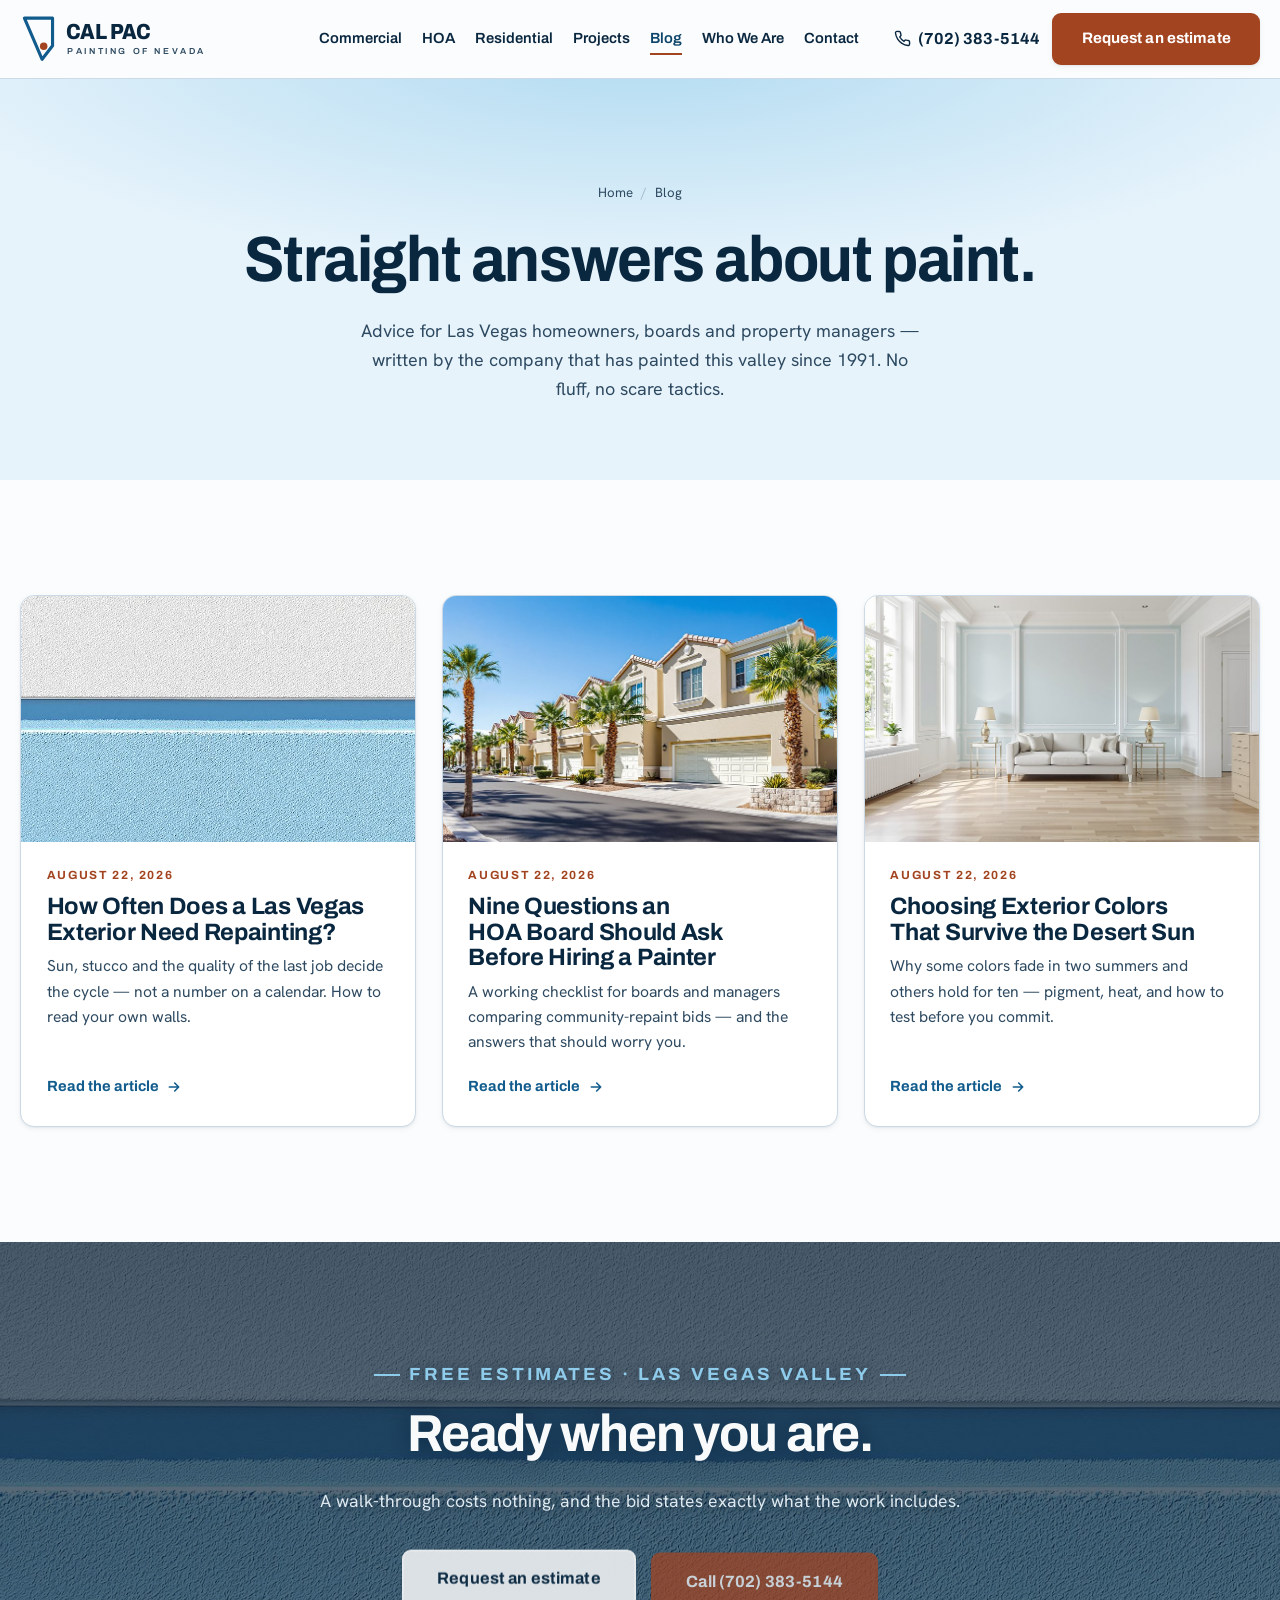
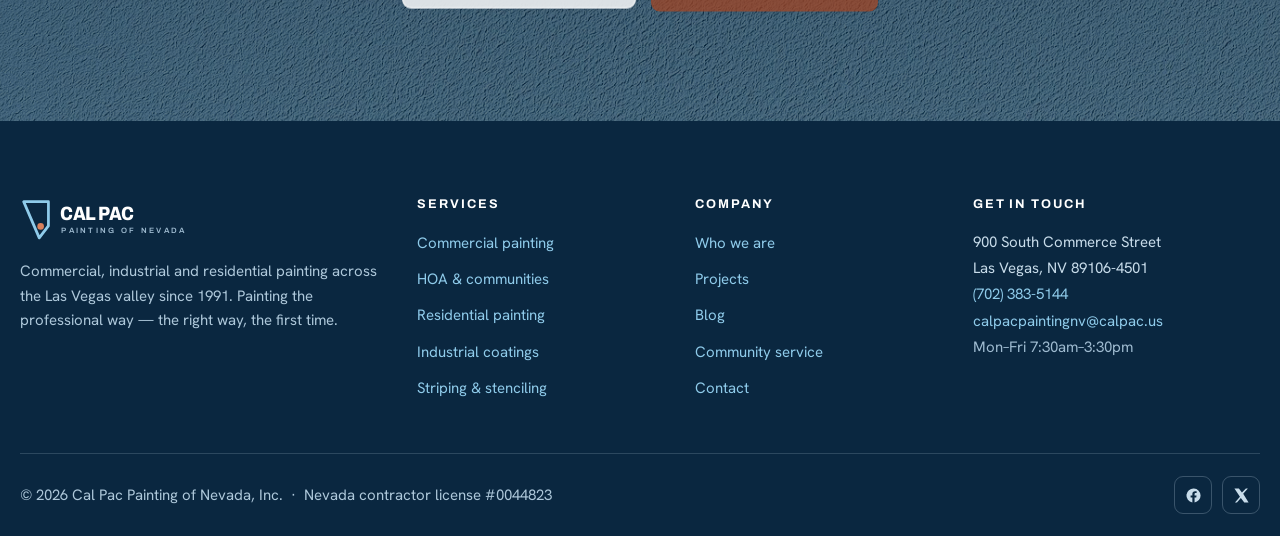
<file: blog/index.html>
<!DOCTYPE html>
<html lang="en">
<head>
<meta charset="utf-8">
<meta name="viewport" content="width=device-width, initial-scale=1">
<title>Painting Advice for Las Vegas | The Cal Pac Blog</title>
<meta name="description" content="Plain-spoken painting advice for Las Vegas homeowners, HOA boards and property managers — repaint cycles, color in desert sun, and how to hire well.">
<link rel="canonical" href="https://calpac.us/blog/">
<meta name="robots" content="index, follow, max-image-preview:large">
<meta name="theme-color" content="#0A2740">

<meta property="og:type" content="website">
<meta property="og:site_name" content="Cal Pac Painting of Nevada, Inc.">
<meta property="og:title" content="Painting Advice for Las Vegas | The Cal Pac Blog">
<meta property="og:description" content="Plain-spoken painting advice for Las Vegas homeowners, HOA boards and property managers — repaint cycles, color in desert sun, and how to hire well.">
<meta property="og:url" content="https://calpac.us/blog/">
<meta property="og:image" content="https://calpac.us/assets/img/hero-c-1600.jpg">
<meta property="og:image:width" content="1600">
<meta property="og:image:height" content="900">
<meta property="og:image:alt" content="A freshly painted desert-modern Las Vegas home with pale blue stucco, crisp white trim and palms">
<meta name="twitter:card" content="summary_large_image">
<meta name="twitter:title" content="Painting Advice for Las Vegas | The Cal Pac Blog">
<meta name="twitter:description" content="Plain-spoken painting advice for Las Vegas homeowners, HOA boards and property managers — repaint cycles, color in desert sun, and how to hire well.">
<meta name="twitter:image" content="https://calpac.us/assets/img/hero-c-1600.jpg">

<link rel="icon" href="../assets/favicon.svg" type="image/svg+xml">
<link rel="apple-touch-icon" href="../assets/apple-touch-icon.png">
<link rel="preload" href="../assets/fonts/b920293217.woff2" as="font" type="font/woff2" crossorigin>
<link rel="preload" href="../assets/fonts/60503460da.woff2" as="font" type="font/woff2" crossorigin>
<script>document.documentElement.classList.add('js');window.__mfs=setTimeout(function(){document.documentElement.classList.add('motion-fail')},3000)</script>
<link rel="stylesheet" href="../fonts.css">
<link rel="stylesheet" href="../styles.css">

<script type="application/ld+json">
{
  "@context": "https://schema.org",
  "@graph": [
    {
      "@type": "CollectionPage",
      "@id": "https://calpac.us/blog/#webpage",
      "url": "https://calpac.us/blog/",
      "name": "Painting Advice for Las Vegas | The Cal Pac Blog",
      "description": "Plain-spoken painting advice for Las Vegas homeowners, HOA boards and property managers, from a contractor that has painted the valley since 1991.",
      "isPartOf": { "@id": "https://calpac.us/#website" },
      "about": { "@id": "https://calpac.us/#business" },
      "inLanguage": "en-US"
    },
    {
      "@type": "BreadcrumbList",
      "@id": "https://calpac.us/blog/#breadcrumb",
      "itemListElement": [
        { "@type": "ListItem", "position": 1, "name": "Home", "item": "https://calpac.us/" },
        { "@type": "ListItem", "position": 2, "name": "Blog", "item": "https://calpac.us/blog/" }
      ]
    },
    {
      "@type": "ItemList",
      "@id": "https://calpac.us/blog/#posts",
      "itemListElement": [
        { "@type": "ListItem", "position": 1, "item": { "@type": "BlogPosting", "@id": "https://calpac.us/blog/how-often-repaint-las-vegas.html#post", "headline": "How Often Does a Las Vegas Exterior Need Repainting?", "url": "https://calpac.us/blog/how-often-repaint-las-vegas.html" } },
        { "@type": "ListItem", "position": 2, "item": { "@type": "BlogPosting", "@id": "https://calpac.us/blog/hoa-board-hiring-painting-contractor.html#post", "headline": "Nine Questions an HOA Board Should Ask Before Hiring a Painter", "url": "https://calpac.us/blog/hoa-board-hiring-painting-contractor.html" } },
        { "@type": "ListItem", "position": 3, "item": { "@type": "BlogPosting", "@id": "https://calpac.us/blog/exterior-paint-colors-las-vegas.html#post", "headline": "Choosing Exterior Colors That Survive the Desert Sun", "url": "https://calpac.us/blog/exterior-paint-colors-las-vegas.html" } }
      ]
    }
  ]
}
</script>
</head>
<body>
<a class="skip" href="#main">Skip to content</a>

<header class="masthead" id="masthead">
  <div class="shell masthead__in">
    <a class="brand" href="../index.html" aria-label="Cal Pac Painting of Nevada — home">
      <svg viewBox="0 0 252 48" role="img" aria-label="Cal Pac Painting of Nevada">
        <path d="M4 4 H31 V30.5 L21 43.5 Z" fill="none" stroke="#115C8D" stroke-width="3" stroke-linejoin="round"/>
        <circle cx="22.5" cy="31" r="3.6" fill="#A34420"/>
        <text x="44" y="24" font-family="Archivo, Helvetica, Arial, sans-serif" font-size="21" font-weight="800"
              letter-spacing="-.6" fill="#0A2740" style="font-variation-settings:'wdth' 88">CAL PAC</text>
        <text x="45" y="38" font-family="Archivo, Helvetica, Arial, sans-serif" font-size="8.4" font-weight="600"
              letter-spacing="2.5" fill="#2E4A61">PAINTING OF NEVADA</text>
      </svg>
    </a>

    <nav class="nav" id="nav" aria-label="Primary">
      <a href="../commercial.html">Commercial</a>
      <a href="../hoa-painting.html">HOA</a>
      <a href="../residential.html">Residential</a>
      <a href="../projects.html">Projects</a>
      <a href="index.html" aria-current="page">Blog</a>
      <a href="../about.html">Who We Are</a>
      <a href="../contact.html">Contact</a>
      <span class="nav__cta"><a class="nav__tel" href="tel:+17023835144"><svg viewBox="0 0 24 24" fill="none" stroke="currentColor" stroke-width="2" stroke-linecap="round" aria-hidden="true" style="width:16px;height:16px"><path d="M22 16.9v3a2 2 0 0 1-2.2 2 19.8 19.8 0 0 1-8.6-3.1 19.5 19.5 0 0 1-6-6A19.8 19.8 0 0 1 2.1 4.2 2 2 0 0 1 4.1 2h3a2 2 0 0 1 2 1.7c.1 1 .4 1.9.7 2.8a2 2 0 0 1-.5 2.1L8.1 9.9a16 16 0 0 0 6 6l1.3-1.3a2 2 0 0 1 2.1-.4c.9.3 1.8.6 2.8.7a2 2 0 0 1 1.7 2z"/></svg>(702) 383-5144</a><a class="btn btn--clay" href="../contact.html">Request an estimate</a></span>
    </nav>

    <div class="masthead__cta">
      <a class="tel-link" href="tel:+17023835144">
        <svg viewBox="0 0 24 24" fill="none" stroke="currentColor" stroke-width="2" stroke-linecap="round" aria-hidden="true"><path d="M22 16.9v3a2 2 0 0 1-2.2 2 19.8 19.8 0 0 1-8.6-3.1 19.5 19.5 0 0 1-6-6A19.8 19.8 0 0 1 2.1 4.2 2 2 0 0 1 4.1 2h3a2 2 0 0 1 2 1.7c.1 1 .4 1.9.7 2.8a2 2 0 0 1-.5 2.1L8.1 9.9a16 16 0 0 0 6 6l1.3-1.3a2 2 0 0 1 2.1-.4c.9.3 1.8.6 2.8.7a2 2 0 0 1 1.7 2z"/></svg>
        (702) 383-5144
      </a>
      <a class="btn btn--clay" href="../contact.html">Request an estimate</a>
    </div>

    <button class="navtoggle" id="navtoggle" aria-expanded="false" aria-controls="nav" aria-label="Menu">
      <span></span>
    </button>
  </div>
</header>

<main id="main">

  <section class="pagehead">
    <div class="shell">
      <nav aria-label="Breadcrumb">
      <ol class="crumbs">
        <li><a href="../index.html">Home</a></li>
        <li aria-current="page">Blog</li>
      </ol>
      </nav>
      <h1>Straight answers about paint.</h1>
      <p>Advice for Las&nbsp;Vegas homeowners, boards and property managers — written by the company that has painted this valley since 1991. No fluff, no scare tactics.</p>
    </div>
  </section>

  <section class="band band--paper" aria-labelledby="posts-h">
    <div class="shell">
      <h2 id="posts-h" class="sr-only">Latest articles</h2>
      <div class="post-grid">
        <a class="post-card reveal" href="how-often-repaint-las-vegas.html">
          <img src="../assets/img/wall-1000.jpg" width="1000" height="429" loading="lazy" decoding="async" alt="A freshly painted exterior wall split by one straight line where pale blue meets white">
          <div class="post-card__body">
            <span class="post-card__meta"><time datetime="2026-08-22">August 22, 2026</time></span>
            <h3>How Often Does a Las Vegas Exterior Need Repainting?</h3>
            <p>Sun, stucco and the quality of the last job decide the cycle — not a number on a calendar. How to read your own walls.</p>
            <span class="post-card__more">Read the article
              <svg viewBox="0 0 24 24" fill="none" stroke="currentColor" stroke-width="2.4" stroke-linecap="round" stroke-linejoin="round" aria-hidden="true" style="width:16px;height:16px"><path d="M5 12h14M13 6l6 6-6 6"/></svg>
            </span>
          </div>
        </a>
        <a class="post-card reveal" href="hoa-board-hiring-painting-contractor.html">
          <img src="../assets/img/hoa-800.jpg" width="800" height="533" loading="lazy" decoding="async" alt="A Las Vegas residential community with freshly repainted stucco and crisp white trim">
          <div class="post-card__body">
            <span class="post-card__meta"><time datetime="2026-08-22">August 22, 2026</time></span>
            <h3>Nine Questions an HOA Board Should Ask Before Hiring a Painter</h3>
            <p>A working checklist for boards and managers comparing community-repaint bids — and the answers that should worry you.</p>
            <span class="post-card__more">Read the article
              <svg viewBox="0 0 24 24" fill="none" stroke="currentColor" stroke-width="2.4" stroke-linecap="round" stroke-linejoin="round" aria-hidden="true" style="width:16px;height:16px"><path d="M5 12h14M13 6l6 6-6 6"/></svg>
            </span>
          </div>
        </a>
        <a class="post-card reveal" href="exterior-paint-colors-las-vegas.html">
          <img src="../assets/img/residential-800.jpg" width="800" height="533" loading="lazy" decoding="async" alt="Bright living room with freshly painted pale blue walls and crisp white trim">
          <div class="post-card__body">
            <span class="post-card__meta"><time datetime="2026-08-22">August 22, 2026</time></span>
            <h3>Choosing Exterior Colors That Survive the Desert Sun</h3>
            <p>Why some colors fade in two summers and others hold for ten — pigment, heat, and how to test before you commit.</p>
            <span class="post-card__more">Read the article
              <svg viewBox="0 0 24 24" fill="none" stroke="currentColor" stroke-width="2.4" stroke-linecap="round" stroke-linejoin="round" aria-hidden="true" style="width:16px;height:16px"><path d="M5 12h14M13 6l6 6-6 6"/></svg>
            </span>
          </div>
        </a>
      </div>
    </div>
  </section>

  <!-- CTA -->
  <section class="cta" aria-labelledby="cta-h">
    <div class="cta__media">
      <img src="../assets/img/wall-1600.jpg"
           srcset="../assets/img/wall-1000.jpg 1000w, ../assets/img/wall-1600.jpg 1600w, ../assets/img/wall-2400.jpg 2400w"
           sizes="100vw" width="2400" height="1029" loading="lazy" decoding="async"
           alt="A freshly painted exterior wall split by one straight line where pale blue meets white">
    </div>
    <div class="shell">
      <p class="eyebrow is-centered">Free estimates &middot; Las Vegas valley</p>
      <h2 id="cta-h">Ready when you are.</h2>
      <p>A walk-through costs nothing, and the bid states exactly what the work includes.</p>
      <div class="cta__row">
        <a class="btn btn--onphoto btn--lg" href="../contact.html">Request an estimate</a>
        <a class="btn btn--clay btn--lg" href="tel:+17023835144">Call (702) 383-5144</a>
      </div>
    </div>
  </section>

</main>

<footer class="foot">
  <div class="shell">
    <div class="foot__grid">
      <div class="foot__brand">
        <svg viewBox="0 0 252 48" role="img" aria-label="Cal Pac Painting of Nevada">
          <path d="M4 4 H31 V30.5 L21 43.5 Z" fill="none" stroke="#8FCBEA" stroke-width="3" stroke-linejoin="round"/>
          <circle cx="22.5" cy="31" r="3.6" fill="#D9805C"/>
          <text x="44" y="24" font-family="Archivo, Helvetica, Arial, sans-serif" font-size="21" font-weight="800" letter-spacing="-.6" fill="#FFFFFF" style="font-variation-settings:'wdth' 88">CAL PAC</text>
          <text x="45" y="38" font-family="Archivo, Helvetica, Arial, sans-serif" font-size="8.4" font-weight="600" letter-spacing="2.5" fill="#9FBBD0">PAINTING OF NEVADA</text>
        </svg>
        <p>Commercial, industrial and residential painting across the Las&nbsp;Vegas valley since 1991. Painting the professional way — the right way, the first time.</p>
      </div>

      <div>
        <h4>Services</h4>
        <ul>
          <li><a href="../commercial.html">Commercial painting</a></li>
          <li><a href="../hoa-painting.html">HOA &amp; communities</a></li>
          <li><a href="../residential.html">Residential painting</a></li>
          <li><a href="../commercial.html#coatings">Industrial coatings</a></li>
          <li><a href="../commercial.html#striping">Striping &amp; stenciling</a></li>
        </ul>
      </div>

      <div>
        <h4>Company</h4>
        <ul>
          <li><a href="../about.html">Who we are</a></li>
          <li><a href="../projects.html">Projects</a></li>
          <li><a href="index.html">Blog</a></li>
          <li><a href="../about.html#community">Community service</a></li>
          <li><a href="../contact.html">Contact</a></li>
        </ul>
      </div>

      <div>
        <h4>Get in touch</h4>
        <address>
          900 South Commerce Street<br>
          Las Vegas, NV 89106-4501<br>
          <a href="tel:+17023835144">(702) 383-5144</a><br>
          <a href="mailto:calpacpaintingnv@calpac.us">calpacpaintingnv@calpac.us</a><br>
          <span style="color:#9FBBD0">Mon–Fri 7:30am–3:30pm</span>
        </address>
      </div>
    </div>

    <div class="foot__bar">
      <p style="margin:0">&copy; <span id="yr">2026</span> Cal Pac Painting of Nevada, Inc. &nbsp;&middot;&nbsp; Nevada contractor license #0044823</p>
      <div class="foot__social">
        <a href="https://www.facebook.com/calpacnv" aria-label="Cal Pac Painting on Facebook" rel="noopener">
          <svg viewBox="0 0 24 24" aria-hidden="true"><path d="M22 12a10 10 0 1 0-11.6 9.9v-7H7.9V12h2.5V9.8c0-2.5 1.5-3.9 3.8-3.9 1.1 0 2.2.2 2.2.2v2.5h-1.3c-1.2 0-1.6.8-1.6 1.6V12h2.8l-.4 2.9h-2.4v7A10 10 0 0 0 22 12z"/></svg>
        </a>
        <a href="https://twitter.com/calpacpainting" aria-label="Cal Pac Painting on X" rel="noopener">
          <svg viewBox="0 0 24 24" aria-hidden="true"><path d="M18.2 2H21l-6.6 7.6L22 22h-6.1l-4.8-6.3L5.6 22H2.8l7-8.1L2 2h6.3l4.3 5.7L18.2 2z"/></svg>
        </a>
      </div>
    </div>
  </div>
</footer>


<nav class="mobilebar" aria-label="Call or request an estimate">
  <a class="btn btn--call" href="tel:+17023835144">
    <svg viewBox="0 0 24 24" fill="none" stroke="currentColor" stroke-width="2" stroke-linecap="round" aria-hidden="true" style="width:17px;height:17px"><path d="M22 16.9v3a2 2 0 0 1-2.2 2 19.8 19.8 0 0 1-8.6-3.1 19.5 19.5 0 0 1-6-6A19.8 19.8 0 0 1 2.1 4.2 2 2 0 0 1 4.1 2h3a2 2 0 0 1 2 1.7c.1 1 .4 1.9.7 2.8a2 2 0 0 1-.5 2.1L8.1 9.9a16 16 0 0 0 6 6l1.3-1.3a2 2 0 0 1 2.1-.4c.9.3 1.8.6 2.8.7a2 2 0 0 1 1.7 2z"/></svg>
    Call now
  </a>
  <a class="btn btn--clay" href="../contact.html">Free estimate</a>
</nav>
<script src="../assets/js/gsap.min.js" defer></script>
<script src="../assets/js/ScrollTrigger.min.js" defer></script>
<script src="../assets/js/SplitText.min.js" defer></script>
<script src="../app.js" defer></script>
<script src="../motion.js" defer></script>
</body>
</html>
</file>
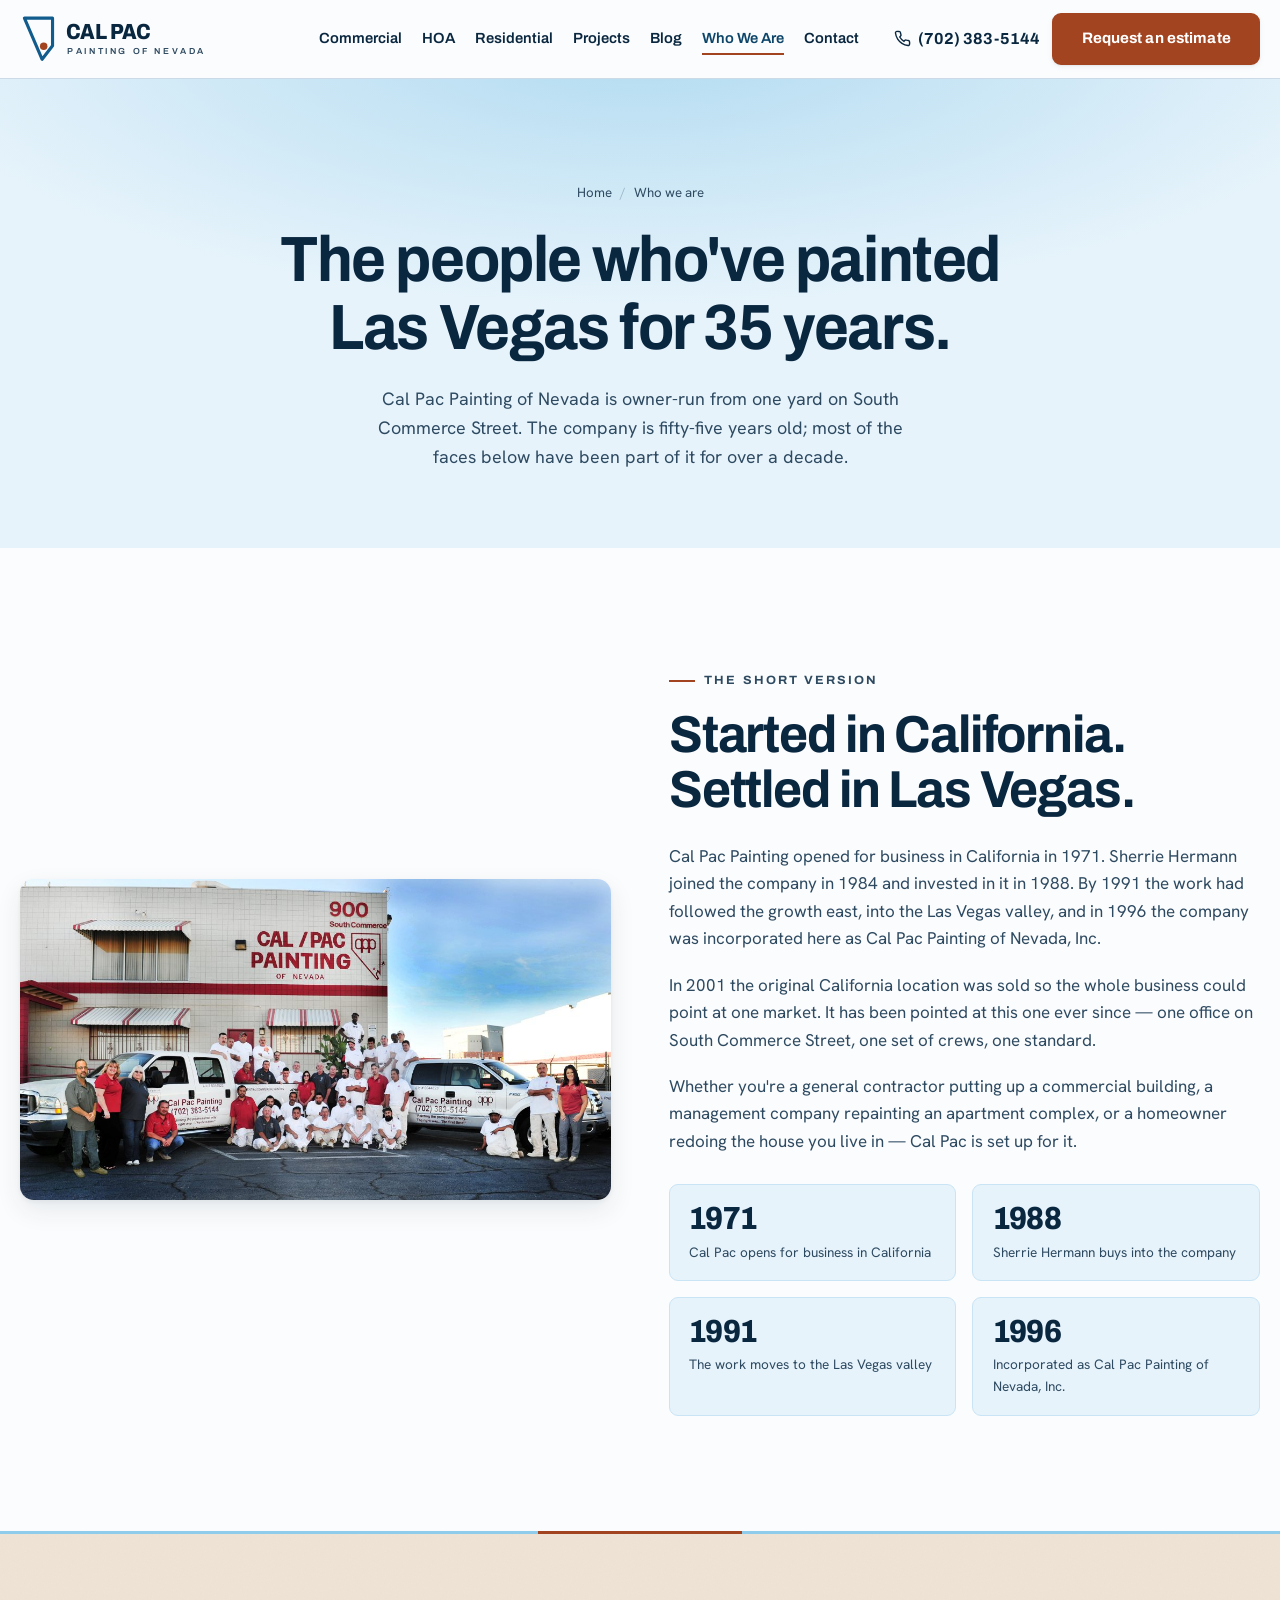
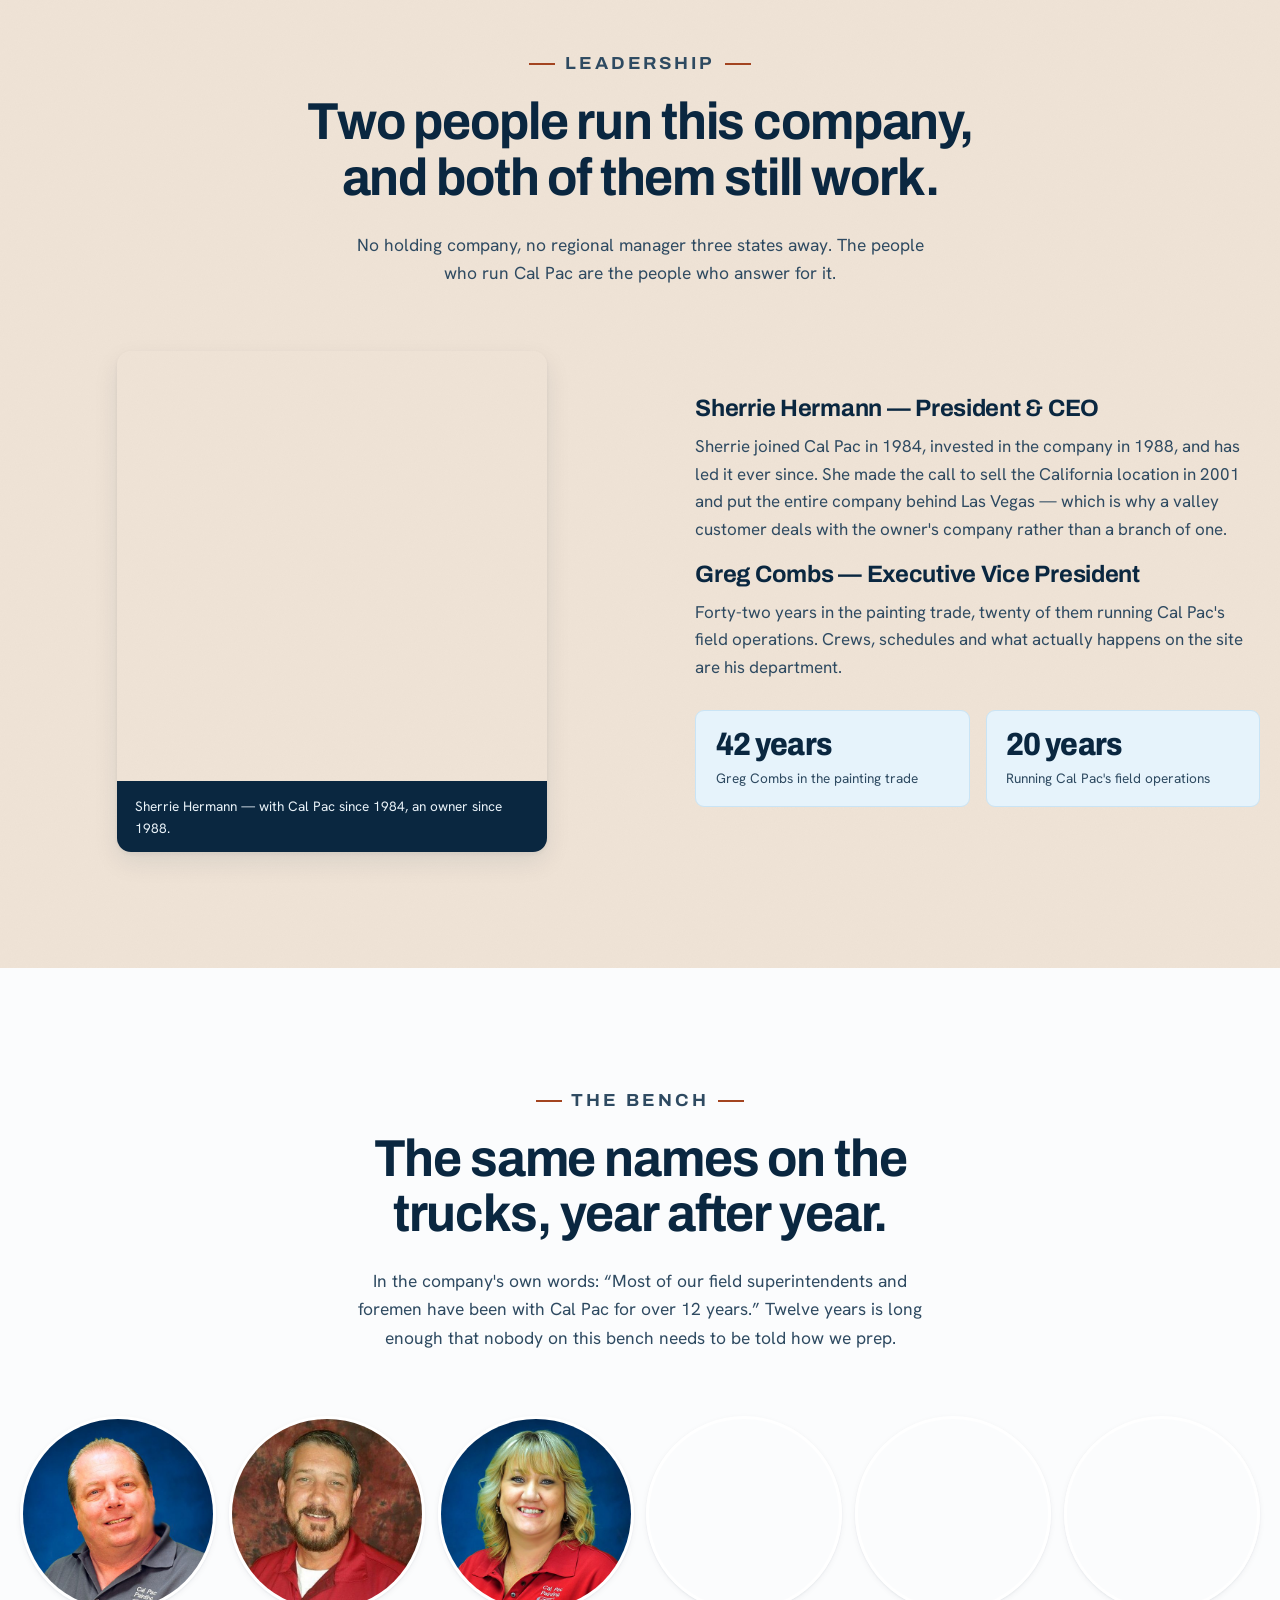
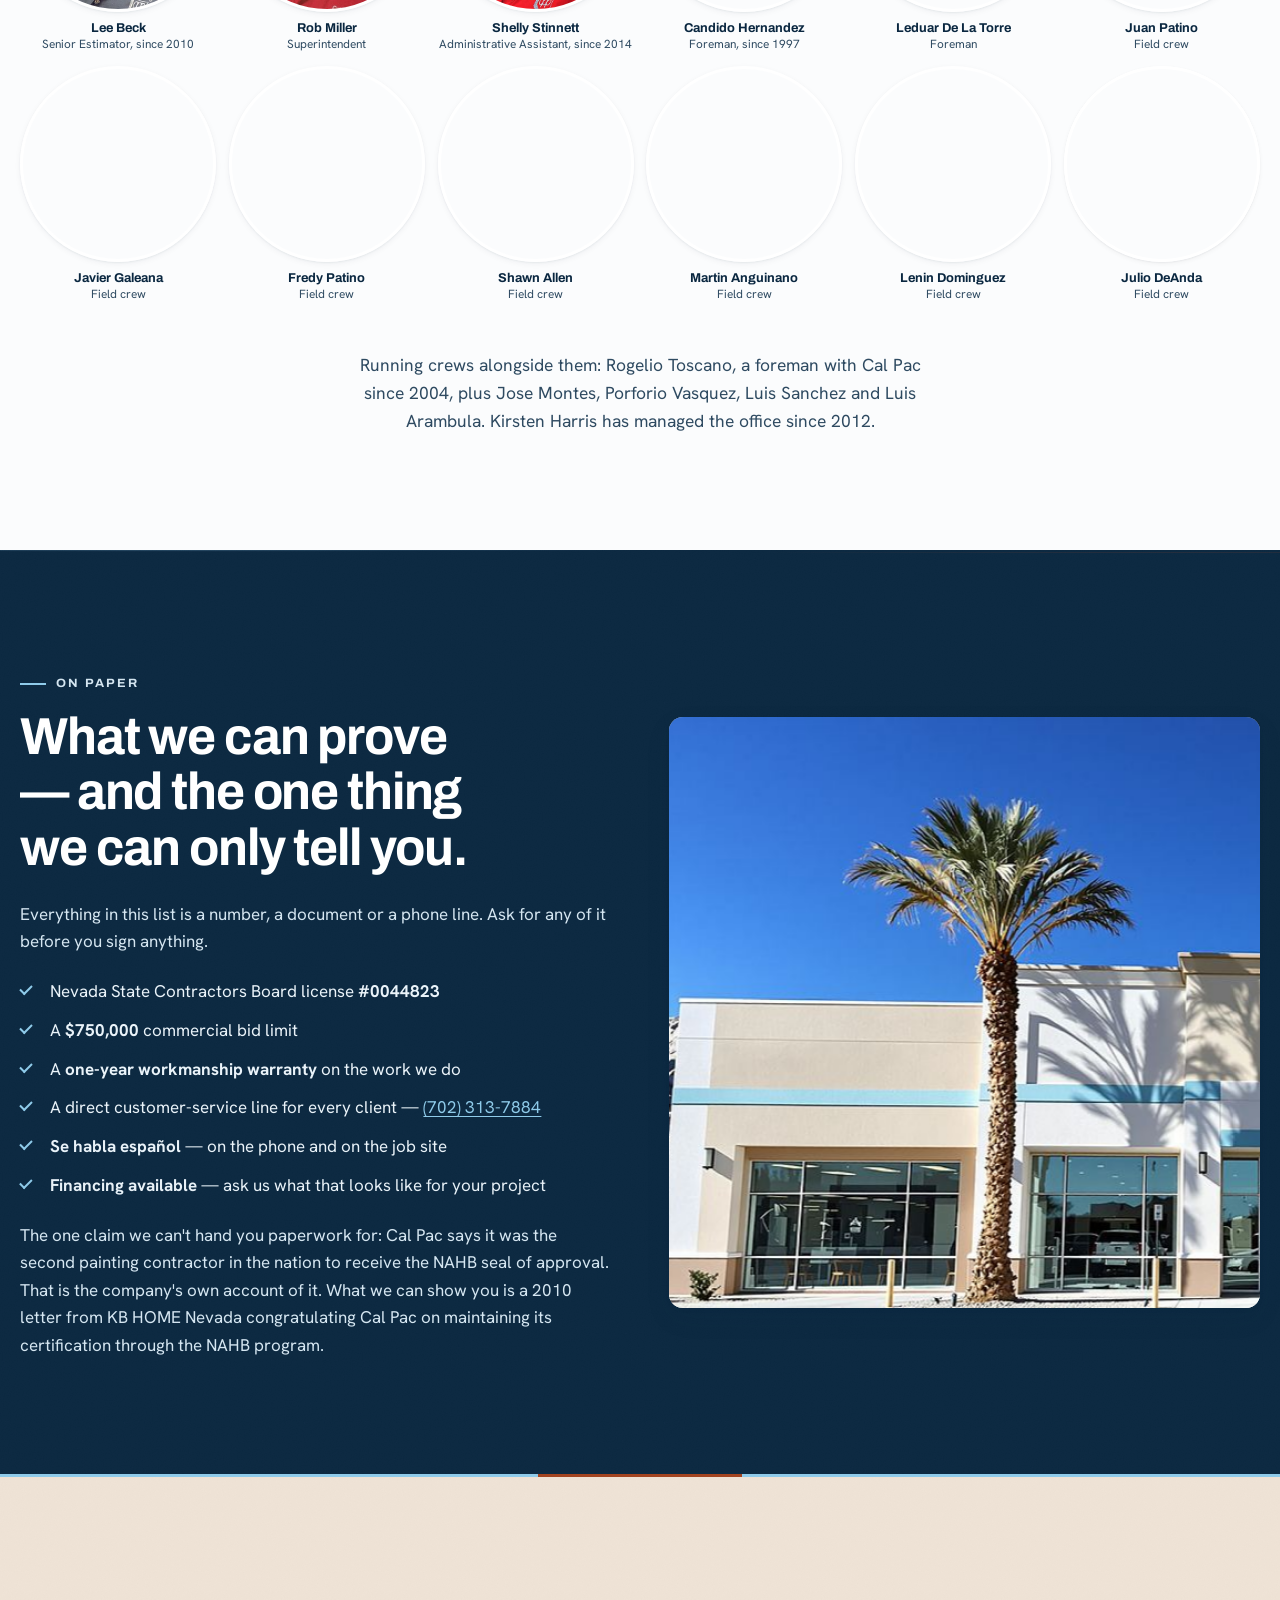
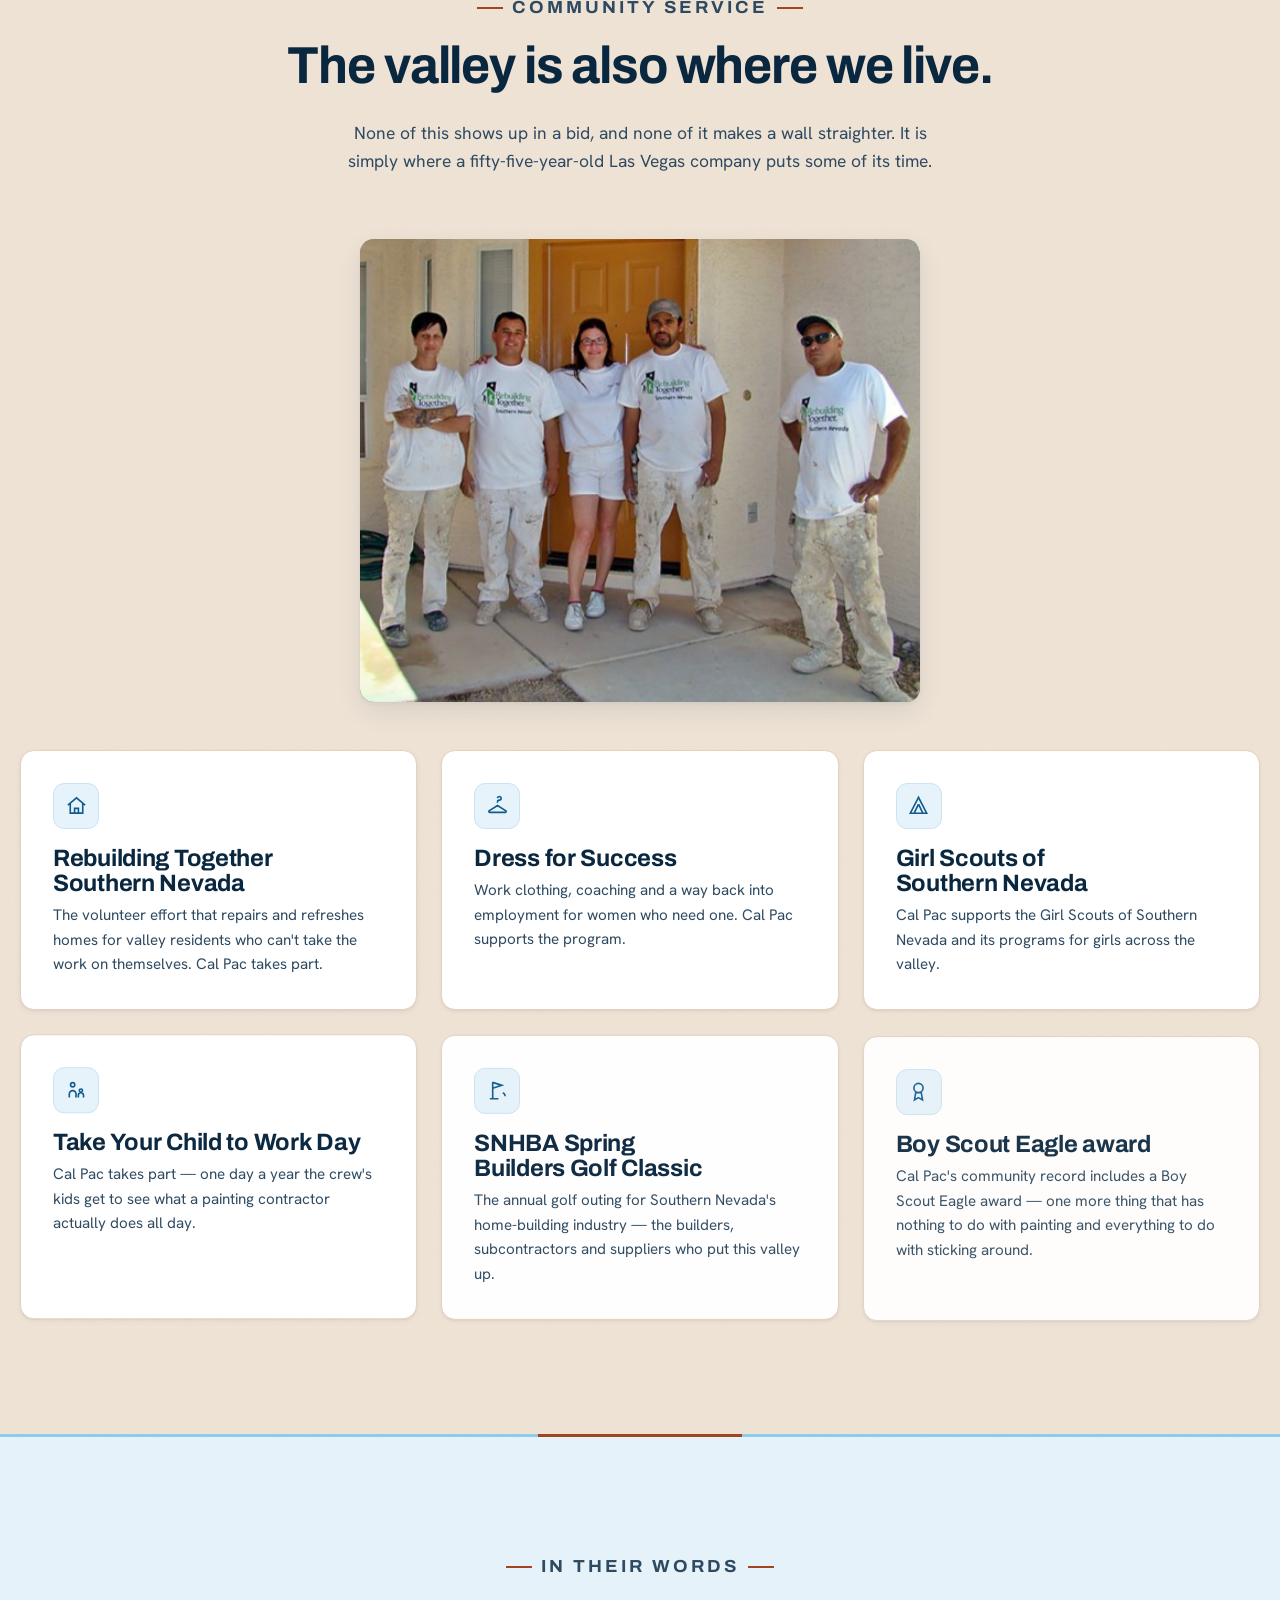
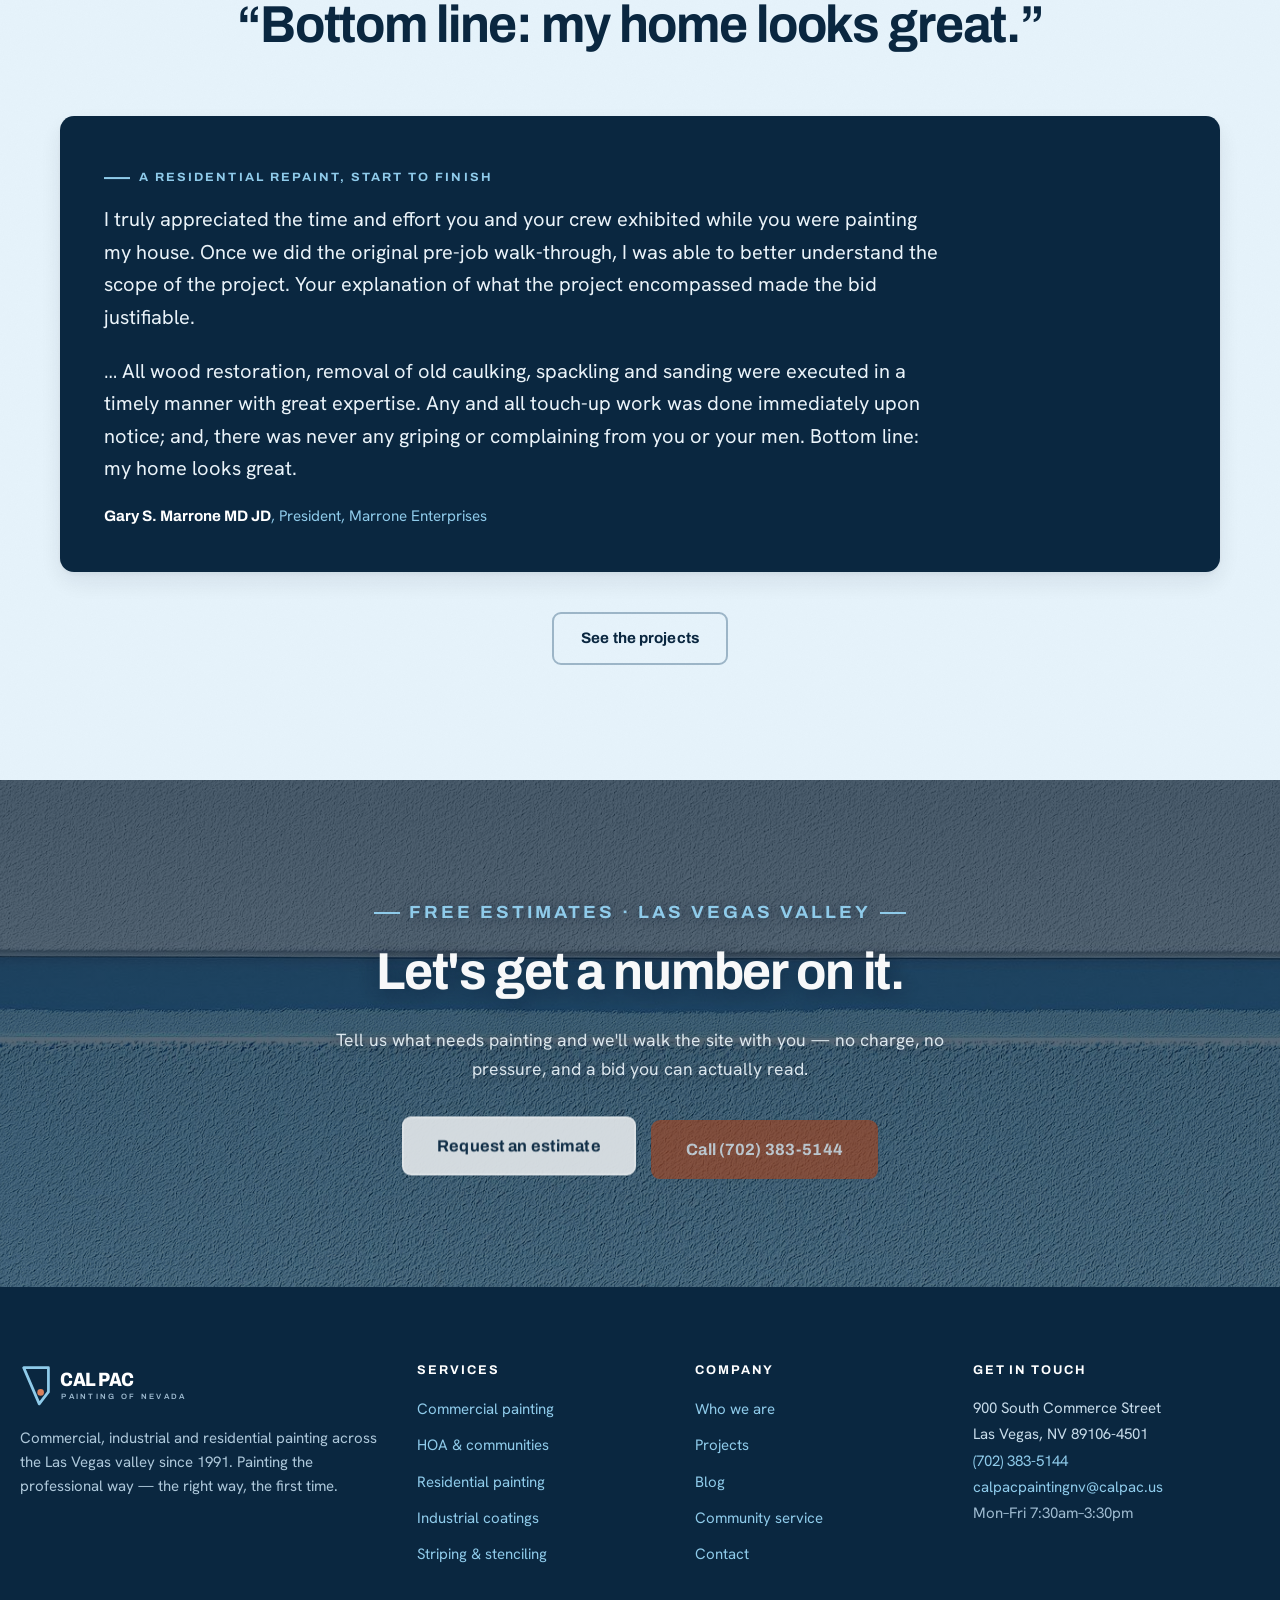
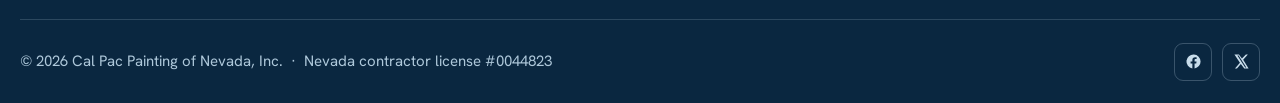
<file: about.html>
<!DOCTYPE html>
<html lang="en">
<head>
<meta charset="utf-8">
<meta name="viewport" content="width=device-width, initial-scale=1">
<title>Who We Are | Cal Pac Painting — Las Vegas Painters Since 1971</title>
<meta name="description" content="Meet the people of Cal Pac Painting — the owners, estimators and foremen painting the Las Vegas valley since 1991, many together for over a decade.">
<link rel="canonical" href="https://calpac.us/about.html">
<meta name="robots" content="index, follow, max-image-preview:large">
<meta name="theme-color" content="#0A2740">

<meta property="og:type" content="website">
<meta property="og:site_name" content="Cal Pac Painting of Nevada, Inc.">
<meta property="og:title" content="Who We Are | Cal Pac Painting — Las Vegas Painters Since 1971">
<meta property="og:description" content="The owners, estimators and foremen who have painted the Las Vegas valley since 1991 — many of them together for over a decade.">
<meta property="og:url" content="https://calpac.us/about.html">
<meta property="og:image" content="https://calpac.us/assets/team/crew.jpg">
<meta property="og:image:width" content="1100">
<meta property="og:image:height" content="598">
<meta property="og:image:alt" content="The Cal Pac Painting crew and two company trucks outside the Las Vegas yard">
<meta name="twitter:card" content="summary_large_image">
<meta name="twitter:title" content="Who We Are | Cal Pac Painting — Las Vegas Painters Since 1971">
<meta name="twitter:description" content="The owners, estimators and foremen who have painted the Las Vegas valley since 1991.">
<meta name="twitter:image" content="https://calpac.us/assets/team/crew.jpg">

<link rel="icon" href="assets/favicon.svg" type="image/svg+xml">
<link rel="apple-touch-icon" href="assets/apple-touch-icon.png">

<link rel="preload" href="assets/fonts/b920293217.woff2" as="font" type="font/woff2" crossorigin>
<link rel="preload" href="assets/fonts/60503460da.woff2" as="font" type="font/woff2" crossorigin>
<script>document.documentElement.classList.add('js');window.__mfs=setTimeout(function(){document.documentElement.classList.add('motion-fail')},3000)</script>
<link rel="stylesheet" href="fonts.css">
<link rel="stylesheet" href="styles.css">

<script type="application/ld+json">
{
  "@context": "https://schema.org",
  "@graph": [
    {
      "@type": ["WebPage", "AboutPage"],
      "@id": "https://calpac.us/about.html#webpage",
      "url": "https://calpac.us/about.html",
      "name": "Who We Are | Cal Pac Painting — Las Vegas Painters Since 1971",
      "description": "The owners, estimators and foremen who have painted the Las Vegas valley since 1991 — many of them together for over a decade.",
      "isPartOf": { "@id": "https://calpac.us/#website" },
      "about": { "@id": "https://calpac.us/#business" },
      "primaryImageOfPage": {
        "@type": "ImageObject",
        "contentUrl": "https://calpac.us/assets/team/crew.jpg",
        "width": 1100,
        "height": 598
      },
      "inLanguage": "en-US"
    },
    {
      "@type": "BreadcrumbList",
      "@id": "https://calpac.us/about.html#breadcrumb",
      "itemListElement": [
        { "@type": "ListItem", "position": 1, "name": "Home", "item": "https://calpac.us/" },
        { "@type": "ListItem", "position": 2, "name": "Who we are", "item": "https://calpac.us/about.html" }
      ]
    },
    {
      "@type": "Person",
      "@id": "https://calpac.us/about.html#sherrie-hermann",
      "name": "Sherrie Hermann",
      "jobTitle": "President and Chief Executive Officer",
      "image": "https://calpac.us/assets/team/sherrie-hermann.jpg",
      "worksFor": { "@id": "https://calpac.us/#business" }
    },
    {
      "@type": "Person",
      "@id": "https://calpac.us/about.html#greg-combs",
      "name": "Greg Combs",
      "jobTitle": "Executive Vice President",
      "worksFor": { "@id": "https://calpac.us/#business" }
    },
    {
      "@type": "Person",
      "@id": "https://calpac.us/about.html#lee-beck",
      "name": "Lee Beck",
      "jobTitle": "Senior Estimator",
      "image": "https://calpac.us/assets/team/lee-beck.jpg",
      "worksFor": { "@id": "https://calpac.us/#business" }
    },
    {
      "@type": "Person",
      "@id": "https://calpac.us/about.html#rob-miller",
      "name": "Rob Miller",
      "jobTitle": "Superintendent",
      "image": "https://calpac.us/assets/team/rob-miller.jpg",
      "worksFor": { "@id": "https://calpac.us/#business" }
    },
    {
      "@type": "Person",
      "@id": "https://calpac.us/about.html#kirsten-harris",
      "name": "Kirsten Harris",
      "jobTitle": "Office Manager",
      "worksFor": { "@id": "https://calpac.us/#business" }
    },
    {
      "@type": "Person",
      "@id": "https://calpac.us/about.html#shelly-stinnett",
      "name": "Shelly Stinnett",
      "jobTitle": "Administrative Assistant",
      "image": "https://calpac.us/assets/team/shelly-stinnett.jpg",
      "worksFor": { "@id": "https://calpac.us/#business" }
    },
    {
      "@type": "Person",
      "@id": "https://calpac.us/about.html#candido-hernandez",
      "name": "Candido Hernandez",
      "jobTitle": "Foreman",
      "image": "https://calpac.us/assets/team/candido-hernandez.jpg",
      "worksFor": { "@id": "https://calpac.us/#business" }
    },
    {
      "@type": "Person",
      "@id": "https://calpac.us/about.html#leduar-dela-torre",
      "name": "Leduar De La Torre",
      "jobTitle": "Foreman",
      "image": "https://calpac.us/assets/team/leduar-dela-torre.jpg",
      "worksFor": { "@id": "https://calpac.us/#business" }
    },
    {
      "@type": "Person",
      "@id": "https://calpac.us/about.html#rogelio-toscano",
      "name": "Rogelio Toscano",
      "jobTitle": "Foreman",
      "worksFor": { "@id": "https://calpac.us/#business" }
    }
  ]
}
</script>
</head>
<body>
<a class="skip" href="#main">Skip to content</a>

<header class="masthead" id="masthead">
  <div class="shell masthead__in">
    <a class="brand" href="index.html" aria-label="Cal Pac Painting of Nevada — home">
      <svg viewBox="0 0 252 48" role="img" aria-label="Cal Pac Painting of Nevada">
        <path d="M4 4 H31 V30.5 L21 43.5 Z" fill="none" stroke="#115C8D" stroke-width="3" stroke-linejoin="round"/>
        <circle cx="22.5" cy="31" r="3.6" fill="#A34420"/>
        <text x="44" y="24" font-family="Archivo, Helvetica, Arial, sans-serif" font-size="21" font-weight="800"
              letter-spacing="-.6" fill="#0A2740" style="font-variation-settings:'wdth' 88">CAL PAC</text>
        <text x="45" y="38" font-family="Archivo, Helvetica, Arial, sans-serif" font-size="8.4" font-weight="600"
              letter-spacing="2.5" fill="#2E4A61">PAINTING OF NEVADA</text>
      </svg>
    </a>

    <nav class="nav" id="nav" aria-label="Primary">
      <a href="commercial.html">Commercial</a>
      <a href="hoa-painting.html">HOA</a>
      <a href="residential.html">Residential</a>
      <a href="projects.html">Projects</a>
      <a href="blog/index.html">Blog</a>
      <a href="about.html" aria-current="page">Who We Are</a>
      <a href="contact.html">Contact</a>
      <span class="nav__cta"><a class="nav__tel" href="tel:+17023835144"><svg viewBox="0 0 24 24" fill="none" stroke="currentColor" stroke-width="2" stroke-linecap="round" aria-hidden="true" style="width:16px;height:16px"><path d="M22 16.9v3a2 2 0 0 1-2.2 2 19.8 19.8 0 0 1-8.6-3.1 19.5 19.5 0 0 1-6-6A19.8 19.8 0 0 1 2.1 4.2 2 2 0 0 1 4.1 2h3a2 2 0 0 1 2 1.7c.1 1 .4 1.9.7 2.8a2 2 0 0 1-.5 2.1L8.1 9.9a16 16 0 0 0 6 6l1.3-1.3a2 2 0 0 1 2.1-.4c.9.3 1.8.6 2.8.7a2 2 0 0 1 1.7 2z"/></svg>(702) 383-5144</a><a class="btn btn--clay" href="contact.html">Request an estimate</a></span>
    </nav>

    <div class="masthead__cta">
      <a class="tel-link" href="tel:+17023835144">
        <svg viewBox="0 0 24 24" fill="none" stroke="currentColor" stroke-width="2" stroke-linecap="round" aria-hidden="true"><path d="M22 16.9v3a2 2 0 0 1-2.2 2 19.8 19.8 0 0 1-8.6-3.1 19.5 19.5 0 0 1-6-6A19.8 19.8 0 0 1 2.1 4.2 2 2 0 0 1 4.1 2h3a2 2 0 0 1 2 1.7c.1 1 .4 1.9.7 2.8a2 2 0 0 1-.5 2.1L8.1 9.9a16 16 0 0 0 6 6l1.3-1.3a2 2 0 0 1 2.1-.4c.9.3 1.8.6 2.8.7a2 2 0 0 1 1.7 2z"/></svg>
        (702) 383-5144
      </a>
      <a class="btn btn--clay" href="contact.html">Request an estimate</a>
    </div>

    <button class="navtoggle" id="navtoggle" aria-expanded="false" aria-controls="nav" aria-label="Menu">
      <span></span>
    </button>
  </div>
</header>

<main id="main">

  <!-- ═══════════ PAGE HEAD ═══════════ -->
  <section class="pagehead">
    <div class="shell">
      <nav aria-label="Breadcrumb">
      <ol class="crumbs">
        <li><a href="index.html">Home</a></li>
        <li aria-current="page">Who we are</li>
      </ol>
      </nav>
      <h1>The people who've painted Las&nbsp;Vegas for 35 years.</h1>
      <p>Cal Pac Painting of Nevada is owner-run from one yard on South Commerce Street. The company is fifty-five years old; most of the faces below have been part of it for over a decade.</p>
    </div>
  </section>

  <!-- ═══════════ THE STORY ═══════════ -->
  <section class="band band--paper" aria-labelledby="story-h">
    <div class="shell">
      <div class="split">
        <div class="split__media reveal">
          <img src="assets/team/crew.jpg" width="1100" height="598" loading="lazy" decoding="async" style="aspect-ratio:auto"
               alt="The Cal Pac Painting crew standing with two company trucks outside the 900 South Commerce Street yard in Las Vegas">
        </div>
        <div class="split__body reveal">
          <p class="eyebrow">The short version</p>
          <h2 id="story-h">Started in California. Settled in Las&nbsp;Vegas.</h2>
          <p>Cal Pac Painting opened for business in California in 1971. Sherrie Hermann joined the company in 1984 and invested in it in 1988. By 1991 the work had followed the growth east, into the Las&nbsp;Vegas valley, and in 1996 the company was incorporated here as Cal Pac Painting of Nevada, Inc.</p>
          <p>In 2001 the original California location was sold so the whole business could point at one market. It has been pointed at this one ever since — one office on South Commerce Street, one set of crews, one standard.</p>
          <p>Whether you're a general contractor putting up a commercial building, a management company repainting an apartment complex, or a homeowner redoing the house you live in — Cal Pac is set up for it.</p>
          <div class="stat-row">
            <div class="stat"><b>1971</b><span>Cal Pac opens for business in California</span></div>
            <div class="stat"><b>1988</b><span>Sherrie Hermann buys into the company</span></div>
            <div class="stat"><b>1991</b><span>The work moves to the Las Vegas valley</span></div>
            <div class="stat"><b>1996</b><span>Incorporated as Cal Pac Painting of Nevada, Inc.</span></div>
          </div>
        </div>
      </div>
    </div>
  </section>

  <!-- ═══════════ LEADERSHIP ═══════════ -->
  <section class="band band--sand grain edge-top" aria-labelledby="lead-h">
    <div class="shell">
      <div class="section-head center reveal">
        <p class="eyebrow is-centered">Leadership</p>
        <h2 id="lead-h">Two people run this company, and both of them still work.</h2>
        <p>No holding company, no regional manager three states away. The people who run Cal Pac are the people who answer for it.</p>
      </div>

      <div class="crew__split">
        <figure class="crew__media reveal" style="margin:0 auto;max-width:430px">
          <img src="assets/team/sherrie-hermann.jpg" width="520" height="520" loading="lazy" decoding="async"
               alt="Sherrie Hermann, President and CEO of Cal Pac Painting of Nevada">
          <figcaption>Sherrie Hermann — with Cal Pac since 1984, an owner since 1988.</figcaption>
        </figure>

        <div class="split__body reveal">
          <h3>Sherrie Hermann &mdash; President &amp; CEO</h3>
          <p>Sherrie joined Cal Pac in 1984, invested in the company in 1988, and has led it ever since. She made the call to sell the California location in 2001 and put the entire company behind Las&nbsp;Vegas — which is why a valley customer deals with the owner's company rather than a branch of one.</p>

          <h3>Greg Combs &mdash; Executive Vice President</h3>
          <p>Forty-two years in the painting trade, twenty of them running Cal Pac's field operations. Crews, schedules and what actually happens on the site are his department.</p>

          <div class="stat-row">
            <div class="stat"><b>42 years</b><span>Greg Combs in the painting trade</span></div>
            <div class="stat"><b>20 years</b><span>Running Cal Pac's field operations</span></div>
          </div>
        </div>
      </div>
    </div>
  </section>

  <!-- ═══════════ THE BENCH ═══════════ -->
  <section class="band band--paper" aria-labelledby="bench-h">
    <div class="shell">
      <div class="section-head center reveal">
        <p class="eyebrow is-centered">The bench</p>
        <h2 id="bench-h">The same names on the trucks, year after year.</h2>
        <p>In the company's own words: &ldquo;Most of our field superintendents and foremen have been with Cal Pac for over 12 years.&rdquo; Twelve years is long enough that nobody on this bench needs to be told how we prep.</p>
      </div>

      <div class="faces reveal">
        <figure class="face" style="margin:0"><img src="assets/team/lee-beck.jpg" width="520" height="520" loading="lazy" decoding="async" alt="Lee Beck, Senior Estimator at Cal Pac Painting"><b>Lee Beck</b><span>Senior Estimator, since 2010</span></figure>
        <figure class="face" style="margin:0"><img src="assets/team/rob-miller.jpg" width="520" height="520" loading="lazy" decoding="async" alt="Rob Miller, Superintendent at Cal Pac Painting"><b>Rob Miller</b><span>Superintendent</span></figure>
        <figure class="face" style="margin:0"><img src="assets/team/shelly-stinnett.jpg" width="520" height="520" loading="lazy" decoding="async" alt="Shelly Stinnett, Administrative Assistant at Cal Pac Painting"><b>Shelly Stinnett</b><span>Administrative Assistant, since 2014</span></figure>
        <figure class="face" style="margin:0"><img src="assets/team/candido-hernandez.jpg" width="520" height="520" loading="lazy" decoding="async" alt="Candido Hernandez, Foreman at Cal Pac Painting"><b>Candido Hernandez</b><span>Foreman, since 1997</span></figure>
        <figure class="face" style="margin:0"><img src="assets/team/leduar-dela-torre.jpg" width="520" height="520" loading="lazy" decoding="async" alt="Leduar De La Torre, Foreman at Cal Pac Painting"><b>Leduar De&nbsp;La&nbsp;Torre</b><span>Foreman</span></figure>
        <figure class="face" style="margin:0"><img src="assets/team/juan-patino.jpg" width="520" height="520" loading="lazy" decoding="async" alt="Juan Patino of the Cal Pac Painting field crew"><b>Juan Patino</b><span>Field crew</span></figure>
        <figure class="face" style="margin:0"><img src="assets/team/javier-galeana.jpg" width="520" height="520" loading="lazy" decoding="async" alt="Javier Galeana of the Cal Pac Painting field crew"><b>Javier Galeana</b><span>Field crew</span></figure>
        <figure class="face" style="margin:0"><img src="assets/team/fredy-patino.jpg" width="520" height="520" loading="lazy" decoding="async" alt="Fredy Patino of the Cal Pac Painting field crew"><b>Fredy Patino</b><span>Field crew</span></figure>
        <figure class="face" style="margin:0"><img src="assets/team/shawn-allen.jpg" width="520" height="520" loading="lazy" decoding="async" alt="Shawn Allen of the Cal Pac Painting field crew"><b>Shawn Allen</b><span>Field crew</span></figure>
        <figure class="face" style="margin:0"><img src="assets/team/martin-anguinano.jpg" width="520" height="520" loading="lazy" decoding="async" alt="Martin Anguinano of the Cal Pac Painting field crew"><b>Martin Anguinano</b><span>Field crew</span></figure>
        <figure class="face" style="margin:0"><img src="assets/team/lenin-dominguez.jpg" width="520" height="520" loading="lazy" decoding="async" alt="Lenin Dominguez of the Cal Pac Painting field crew"><b>Lenin Dominguez</b><span>Field crew</span></figure>
        <figure class="face" style="margin:0"><img src="assets/team/julio-deanda.jpg" width="520" height="520" loading="lazy" decoding="async" alt="Julio DeAnda of the Cal Pac Painting field crew"><b>Julio DeAnda</b><span>Field crew</span></figure>
      </div>

      <div class="section-head center reveal" style="margin:clamp(2.25rem,4vw,3rem) auto 0">
        <p>Running crews alongside them: Rogelio Toscano, a foreman with Cal Pac since 2004, plus Jose Montes, Porforio Vasquez, Luis Sanchez and Luis Arambula. Kirsten Harris has managed the office since 2012.</p>
      </div>
    </div>
  </section>

  <!-- ═══════════ CREDENTIALS ═══════════ -->
  <section class="band band--ink grain edge-top" aria-labelledby="cred-h">
    <div class="shell">
      <div class="split split--flip">
        <div class="split__media reveal">
          <img src="assets/img/commercial-detail-1200.jpg"
               srcset="assets/img/commercial-detail-800.jpg 800w, assets/img/commercial-detail-1200.jpg 1200w"
               sizes="(max-width:960px) 92vw, 46vw" width="1200" height="800" loading="lazy" decoding="async"
               alt="A repainted Las Vegas retail and office plaza with pale blue accent bands and a freshly striped parking lot">
        </div>
        <div class="split__body reveal">
          <p class="eyebrow">On paper</p>
          <h2 id="cred-h">What we can prove — and the one thing we can only tell you.</h2>
          <p>Everything in this list is a number, a document or a phone line. Ask for any of it before you sign anything.</p>
          <ul class="ticks">
            <li>Nevada State Contractors Board license <b>#0044823</b></li>
            <li>A <b>$750,000</b> commercial bid limit</li>
            <li>A <b>one-year workmanship warranty</b> on the work we do</li>
            <li>A direct customer-service line for every client &mdash;
              <a href="tel:+17023137884" style="color:var(--sky)">(702)&nbsp;313-7884</a></li>
            <li><b>Se habla espa&ntilde;ol</b> — on the phone and on the job site</li>
            <li><b>Financing available</b> — ask us what that looks like for your project</li>
          </ul>
          <p style="margin-top:1.4rem">The one claim we can't hand you paperwork for: Cal&nbsp;Pac says it was the second painting contractor in the nation to receive the NAHB seal of approval. That is the company's own account of it. What we can show you is a 2010 letter from KB&nbsp;HOME Nevada congratulating Cal&nbsp;Pac on maintaining its certification through the NAHB program.</p>
        </div>
      </div>
    </div>
  </section>

  <!-- ═══════════ COMMUNITY ═══════════ -->
  <section class="band band--sand grain edge-top" id="community" aria-labelledby="comm-h">
    <div class="shell">
      <div class="section-head center reveal">
        <p class="eyebrow is-centered">Community service</p>
        <h2 id="comm-h">The valley is also where we live.</h2>
        <p>None of this shows up in a bid, and none of it makes a wall straighter. It is simply where a fifty-five-year-old Las&nbsp;Vegas company puts some of its time.</p>
      </div>

      <figure class="crew__media reveal" style="margin:0 auto clamp(2rem,4vw,3rem);max-width:560px">
        <img src="assets/team/community-rebuilding.jpg" width="569" height="420" loading="lazy" decoding="async"
             alt="Five Cal Pac crew members in Rebuilding Together Southern Nevada shirts in front of a freshly painted front door">
        <figcaption>The crew on a Rebuilding Together Southern Nevada volunteer day.</figcaption>
      </figure>

      <div class="svc-grid">
        <article class="svc reveal">
          <div class="svc__ico"><svg viewBox="0 0 24 24" aria-hidden="true"><path d="M3 11.5 12 4l9 7.5M5.5 10.2V20h13v-9.8M10 20v-5h4v5"/></svg></div>
          <h3>Rebuilding Together Southern Nevada</h3>
          <p>The volunteer effort that repairs and refreshes homes for valley residents who can't take the work on themselves. Cal Pac takes part.</p>
        </article>

        <article class="svc reveal">
          <div class="svc__ico"><svg viewBox="0 0 24 24" aria-hidden="true"><path d="M12 4.5a1.9 1.9 0 1 1 1.9 1.9c-1 0-1.9.8-1.9 1.9v.8M3.6 17.3 12 12l8.4 5.3a1 1 0 0 1-.5 1.9H4.1a1 1 0 0 1-.5-1.9z"/></svg></div>
          <h3>Dress for Success</h3>
          <p>Work clothing, coaching and a way back into employment for women who need one. Cal Pac supports the program.</p>
        </article>

        <article class="svc reveal">
          <div class="svc__ico"><svg viewBox="0 0 24 24" aria-hidden="true"><path d="M12 3.5 3.5 20h17zM12 10.5 7.5 20M12 10.5 16.5 20"/></svg></div>
          <h3>Girl Scouts of Southern Nevada</h3>
          <p>Cal Pac supports the Girl Scouts of Southern Nevada and its programs for girls across the valley.</p>
        </article>

        <article class="svc reveal">
          <div class="svc__ico"><svg viewBox="0 0 24 24" aria-hidden="true"><path d="M8 4.6a2.2 2.2 0 1 0 0 4.4 2.2 2.2 0 0 0 0-4.4zM4.5 20v-3.6a3.5 3.5 0 0 1 7 0V20M16.6 11.2a1.7 1.7 0 1 0 0 3.4 1.7 1.7 0 0 0 0-3.4zM13.9 20v-2.2a2.7 2.7 0 0 1 5.4 0V20"/></svg></div>
          <h3>Take Your Child to Work Day</h3>
          <p>Cal Pac takes part — one day a year the crew's kids get to see what a painting contractor actually does all day.</p>
        </article>

        <article class="svc reveal">
          <div class="svc__ico"><svg viewBox="0 0 24 24" aria-hidden="true"><path d="M7 3.2v17.6M7 3.7l9.5 3.1L7 9.9M4 20.8h9M17.5 14.5a4 4 0 0 1 2.5 3.6"/></svg></div>
          <h3>SNHBA Spring Builders Golf Classic</h3>
          <p>The annual golf outing for Southern Nevada's home-building industry — the builders, subcontractors and suppliers who put this valley up.</p>
        </article>

        <article class="svc reveal">
          <div class="svc__ico"><svg viewBox="0 0 24 24" aria-hidden="true"><path d="M12 3.4a4.8 4.8 0 1 1 0 9.6 4.8 4.8 0 0 1 0-9.6zM9.2 12.6 7.8 20.6 12 18.2l4.2 2.4-1.4-8"/></svg></div>
          <h3>Boy Scout Eagle award</h3>
          <p>Cal Pac's community record includes a Boy Scout Eagle award — one more thing that has nothing to do with painting and everything to do with sticking around.</p>
        </article>
      </div>
    </div>
  </section>

  <!-- ═══════════ IN THEIR WORDS ═══════════ -->
  <section class="band band--tint grain edge-top" aria-labelledby="word-h">
    <div class="shell">
      <div class="section-head center reveal">
        <p class="eyebrow is-centered">In their words</p>
        <h2 id="word-h">&ldquo;Bottom line: my home looks great.&rdquo;</h2>
      </div>

      <figure class="letter reveal">
        <div class="letter__in">
          <p class="eyebrow" style="color:var(--sky)">A residential repaint, start to finish</p>
          <blockquote>
            <p>I truly appreciated the time and effort you and your crew exhibited while you were painting my house. Once we did the original pre-job walk-through, I was able to better understand the scope of the project. Your explanation of what the project encompassed made the bid justifiable.</p>
            <p>&hellip; All wood restoration, removal of old caulking, spackling and sanding were executed in a timely manner with great expertise. Any and all touch-up work was done immediately upon notice; and, there was never any griping or complaining from you or your men. Bottom line: my home looks great.</p>
          </blockquote>
          <figcaption><b>Gary S. Marrone MD JD</b>, President, Marrone Enterprises</figcaption>
        </div>
      </figure>

      <div class="btn-row">
        <a class="btn btn--ghost" href="projects.html">See the projects</a>
      </div>
    </div>
  </section>

  <!-- ═══════════ CTA ═══════════ -->
  <section class="cta" aria-labelledby="cta-h">
    <div class="cta__media">
      <img src="assets/img/wall-1600.jpg"
           srcset="assets/img/wall-1000.jpg 1000w, assets/img/wall-1600.jpg 1600w"
           sizes="100vw" width="2400" height="1029" loading="lazy" decoding="async"
           alt="A freshly painted exterior wall split by one straight line where pale blue meets white">
    </div>
    <div class="shell">
      <p class="eyebrow is-centered">Free estimates &middot; Las Vegas valley</p>
      <h2 id="cta-h">Let's get a number on it.</h2>
      <p>Tell us what needs painting and we'll walk the site with you — no charge, no pressure, and a bid you can actually read.</p>
      <div class="cta__row">
        <a class="btn btn--onphoto btn--lg" href="contact.html">Request an estimate</a>
        <a class="btn btn--clay btn--lg" href="tel:+17023835144">Call (702) 383-5144</a>
      </div>
    </div>
  </section>

</main>

<footer class="foot">
  <div class="shell">
    <div class="foot__grid">
      <div class="foot__brand">
        <svg viewBox="0 0 252 48" role="img" aria-label="Cal Pac Painting of Nevada">
          <path d="M4 4 H31 V30.5 L21 43.5 Z" fill="none" stroke="#8FCBEA" stroke-width="3" stroke-linejoin="round"/>
          <circle cx="22.5" cy="31" r="3.6" fill="#D9805C"/>
          <text x="44" y="24" font-family="Archivo, Helvetica, Arial, sans-serif" font-size="21" font-weight="800" letter-spacing="-.6" fill="#FFFFFF" style="font-variation-settings:'wdth' 88">CAL PAC</text>
          <text x="45" y="38" font-family="Archivo, Helvetica, Arial, sans-serif" font-size="8.4" font-weight="600" letter-spacing="2.5" fill="#9FBBD0">PAINTING OF NEVADA</text>
        </svg>
        <p>Commercial, industrial and residential painting across the Las&nbsp;Vegas valley since 1991. Painting the professional way — the right way, the first time.</p>
      </div>

      <div>
        <h4>Services</h4>
        <ul>
          <li><a href="commercial.html">Commercial painting</a></li>
          <li><a href="hoa-painting.html">HOA &amp; communities</a></li>
          <li><a href="residential.html">Residential painting</a></li>
          <li><a href="commercial.html#coatings">Industrial coatings</a></li>
          <li><a href="commercial.html#striping">Striping &amp; stenciling</a></li>
        </ul>
      </div>

      <div>
        <h4>Company</h4>
        <ul>
          <li><a href="about.html">Who we are</a></li>
          <li><a href="projects.html">Projects</a></li>
          <li><a href="blog/index.html">Blog</a></li>
          <li><a href="about.html#community">Community service</a></li>
          <li><a href="contact.html">Contact</a></li>
        </ul>
      </div>

      <div>
        <h4>Get in touch</h4>
        <address>
          900 South Commerce Street<br>
          Las Vegas, NV 89106-4501<br>
          <a href="tel:+17023835144">(702) 383-5144</a><br>
          <a href="mailto:calpacpaintingnv@calpac.us">calpacpaintingnv@calpac.us</a><br>
          <span style="color:#9FBBD0">Mon–Fri 7:30am–3:30pm</span>
        </address>
      </div>
    </div>

    <div class="foot__bar">
      <p style="margin:0">&copy; <span id="yr">2026</span> Cal Pac Painting of Nevada, Inc. &nbsp;&middot;&nbsp; Nevada contractor license #0044823</p>
      <div class="foot__social">
        <a href="https://www.facebook.com/calpacnv" aria-label="Cal Pac Painting on Facebook" rel="noopener">
          <svg viewBox="0 0 24 24" aria-hidden="true"><path d="M22 12a10 10 0 1 0-11.6 9.9v-7H7.9V12h2.5V9.8c0-2.5 1.5-3.9 3.8-3.9 1.1 0 2.2.2 2.2.2v2.5h-1.3c-1.2 0-1.6.8-1.6 1.6V12h2.8l-.4 2.9h-2.4v7A10 10 0 0 0 22 12z"/></svg>
        </a>
        <a href="https://twitter.com/calpacpainting" aria-label="Cal Pac Painting on X" rel="noopener">
          <svg viewBox="0 0 24 24" aria-hidden="true"><path d="M18.2 2H21l-6.6 7.6L22 22h-6.1l-4.8-6.3L5.6 22H2.8l7-8.1L2 2h6.3l4.3 5.7L18.2 2zm-1 18.3h1.6L7.9 3.6H6.2l11 16.7z"/></svg>
        </a>
      </div>
    </div>
  </div>
</footer>


<nav class="mobilebar" aria-label="Call or request an estimate">
  <a class="btn btn--call" href="tel:+17023835144">
    <svg viewBox="0 0 24 24" fill="none" stroke="currentColor" stroke-width="2" stroke-linecap="round" aria-hidden="true" style="width:17px;height:17px"><path d="M22 16.9v3a2 2 0 0 1-2.2 2 19.8 19.8 0 0 1-8.6-3.1 19.5 19.5 0 0 1-6-6A19.8 19.8 0 0 1 2.1 4.2 2 2 0 0 1 4.1 2h3a2 2 0 0 1 2 1.7c.1 1 .4 1.9.7 2.8a2 2 0 0 1-.5 2.1L8.1 9.9a16 16 0 0 0 6 6l1.3-1.3a2 2 0 0 1 2.1-.4c.9.3 1.8.6 2.8.7a2 2 0 0 1 1.7 2z"/></svg>
    Call now
  </a>
  <a class="btn btn--clay" href="contact.html">Free estimate</a>
</nav>
<script src="assets/js/gsap.min.js" defer></script>
<script src="assets/js/ScrollTrigger.min.js" defer></script>
<script src="assets/js/SplitText.min.js" defer></script>
<script src="app.js" defer></script>
<script src="motion.js" defer></script>
</body>
</html>
</file>
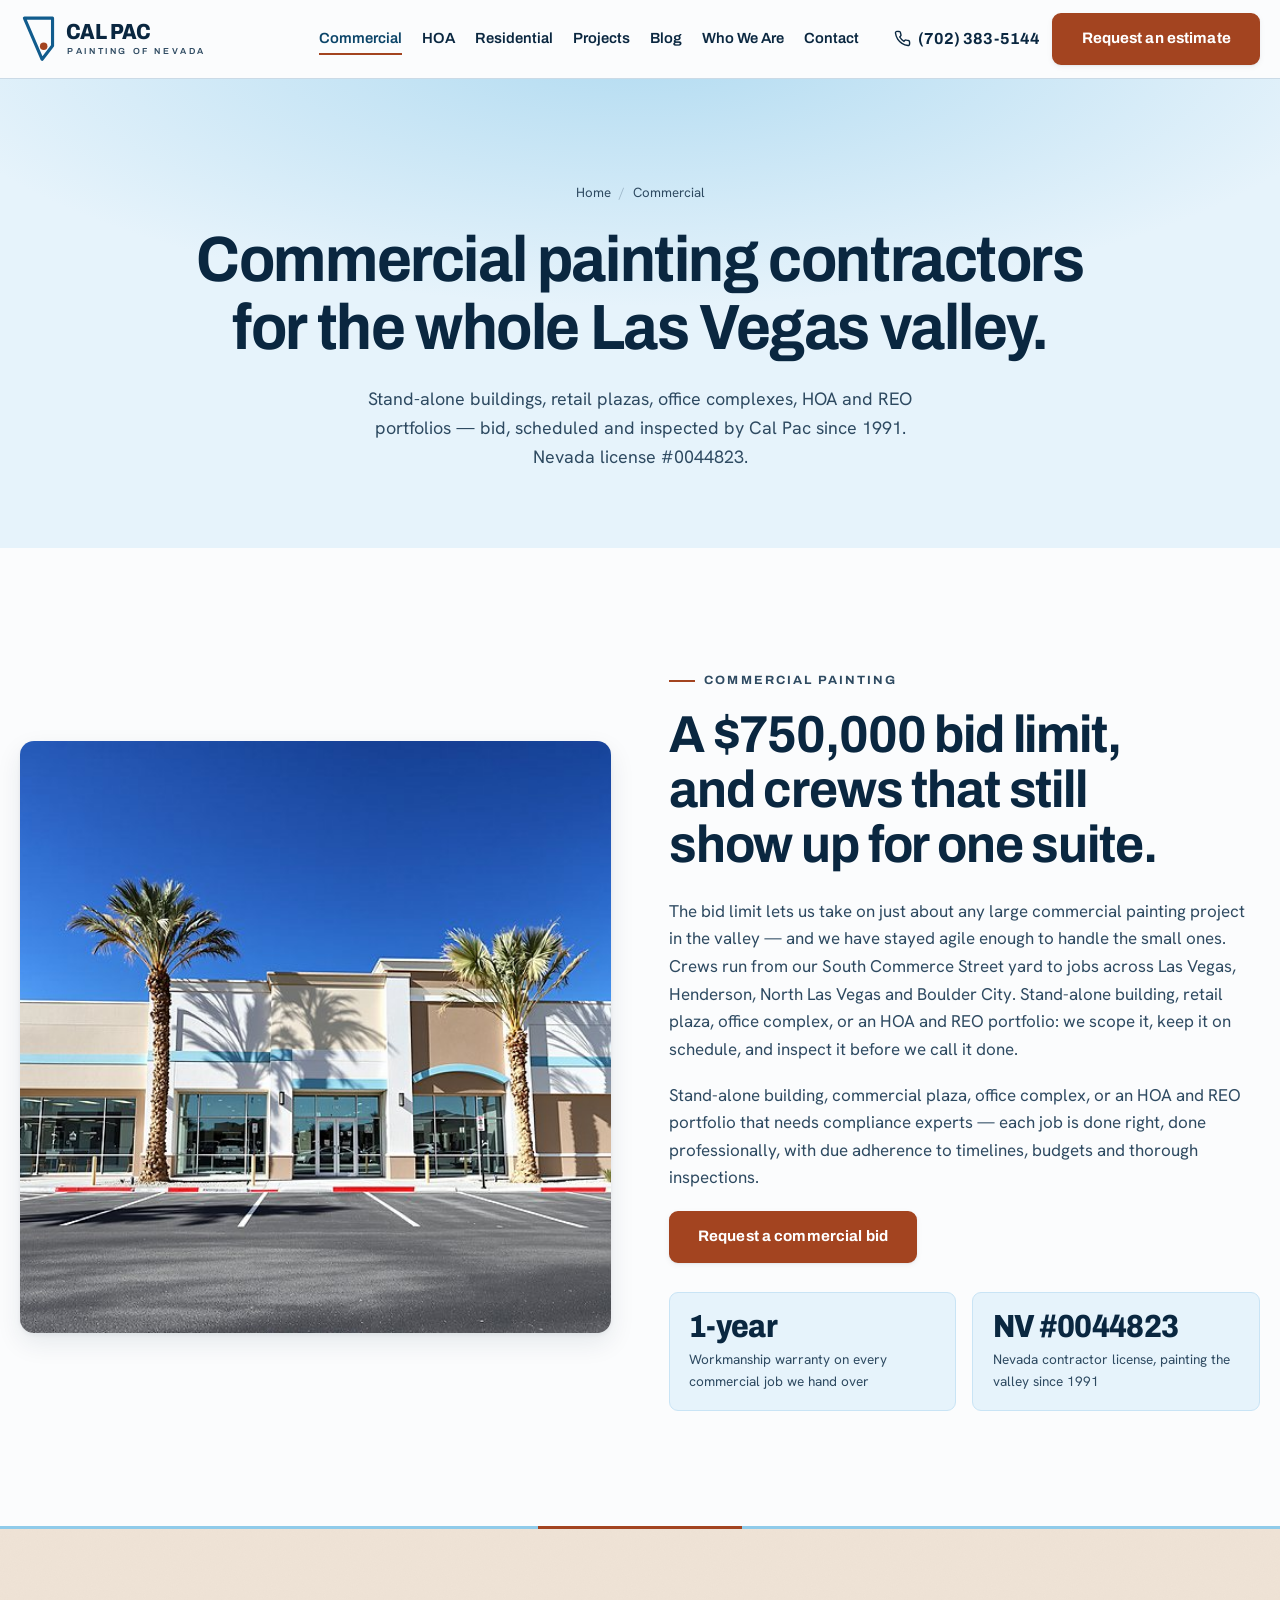
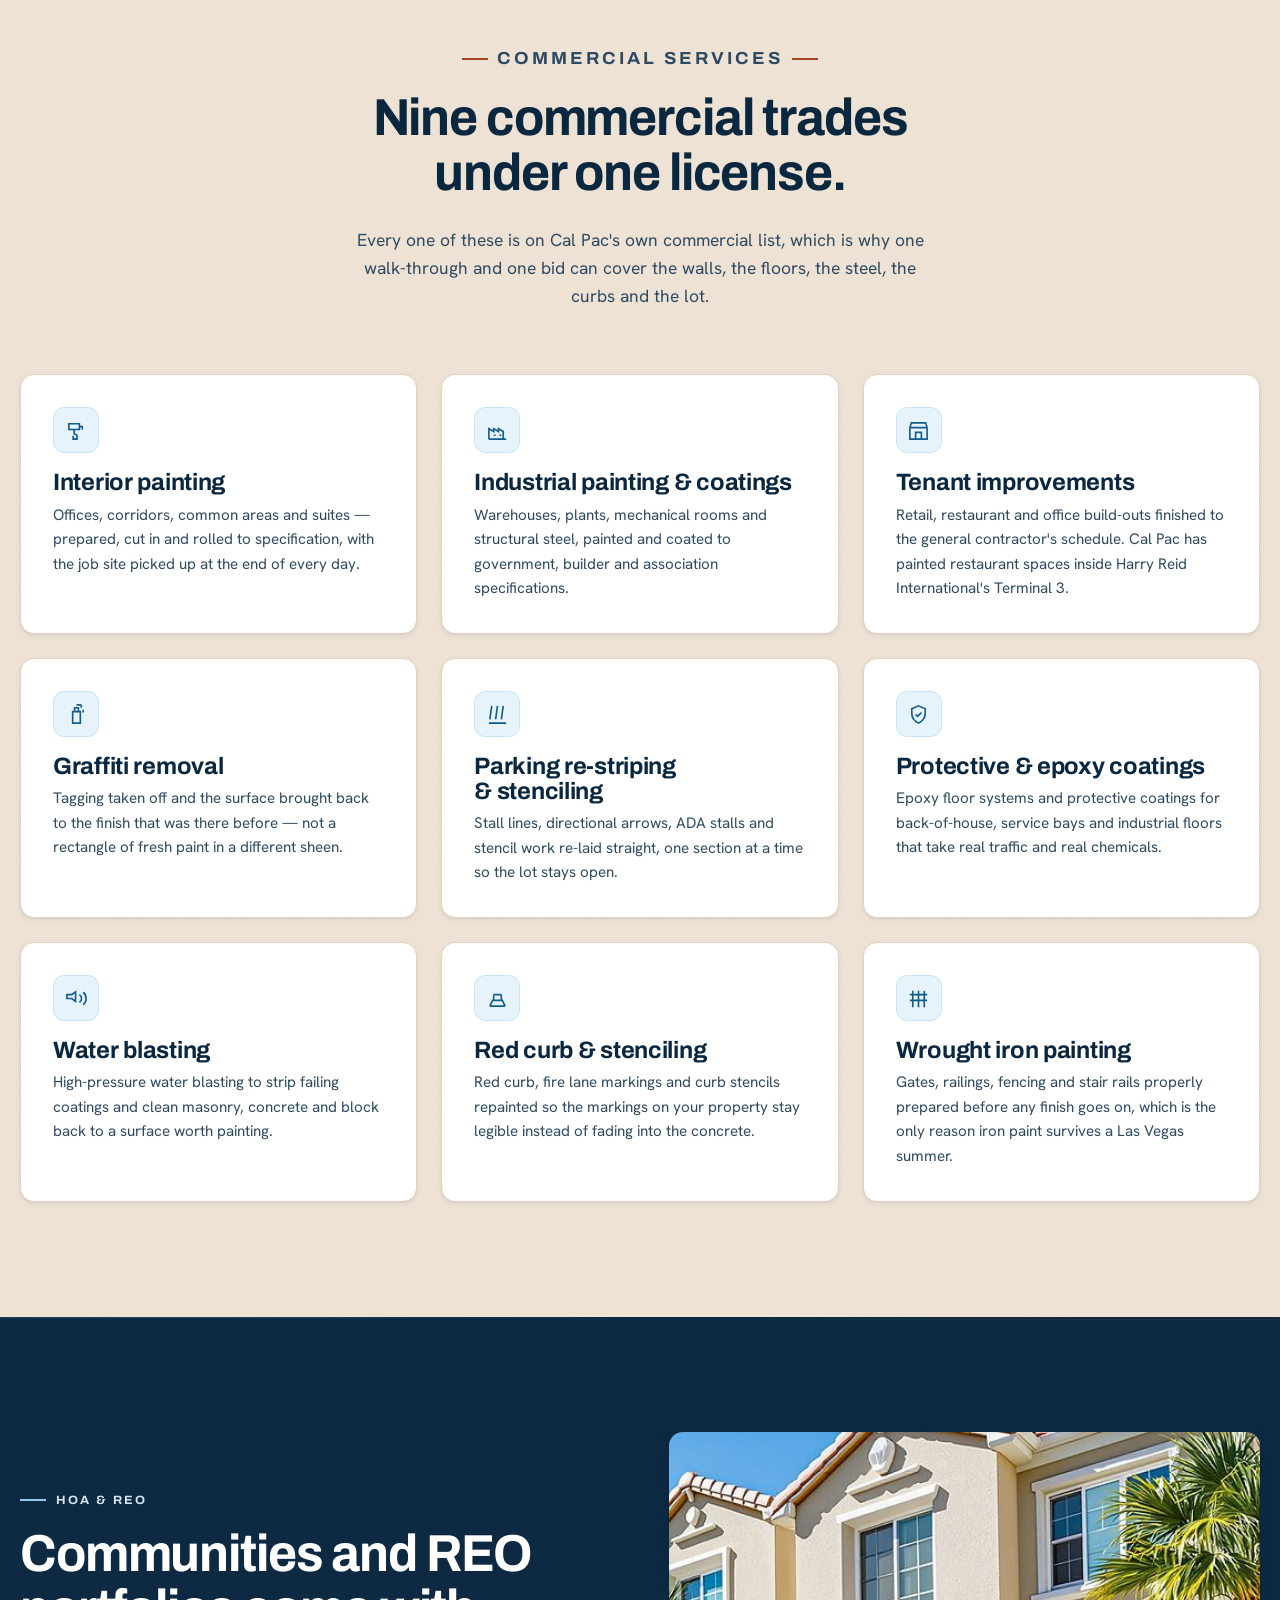
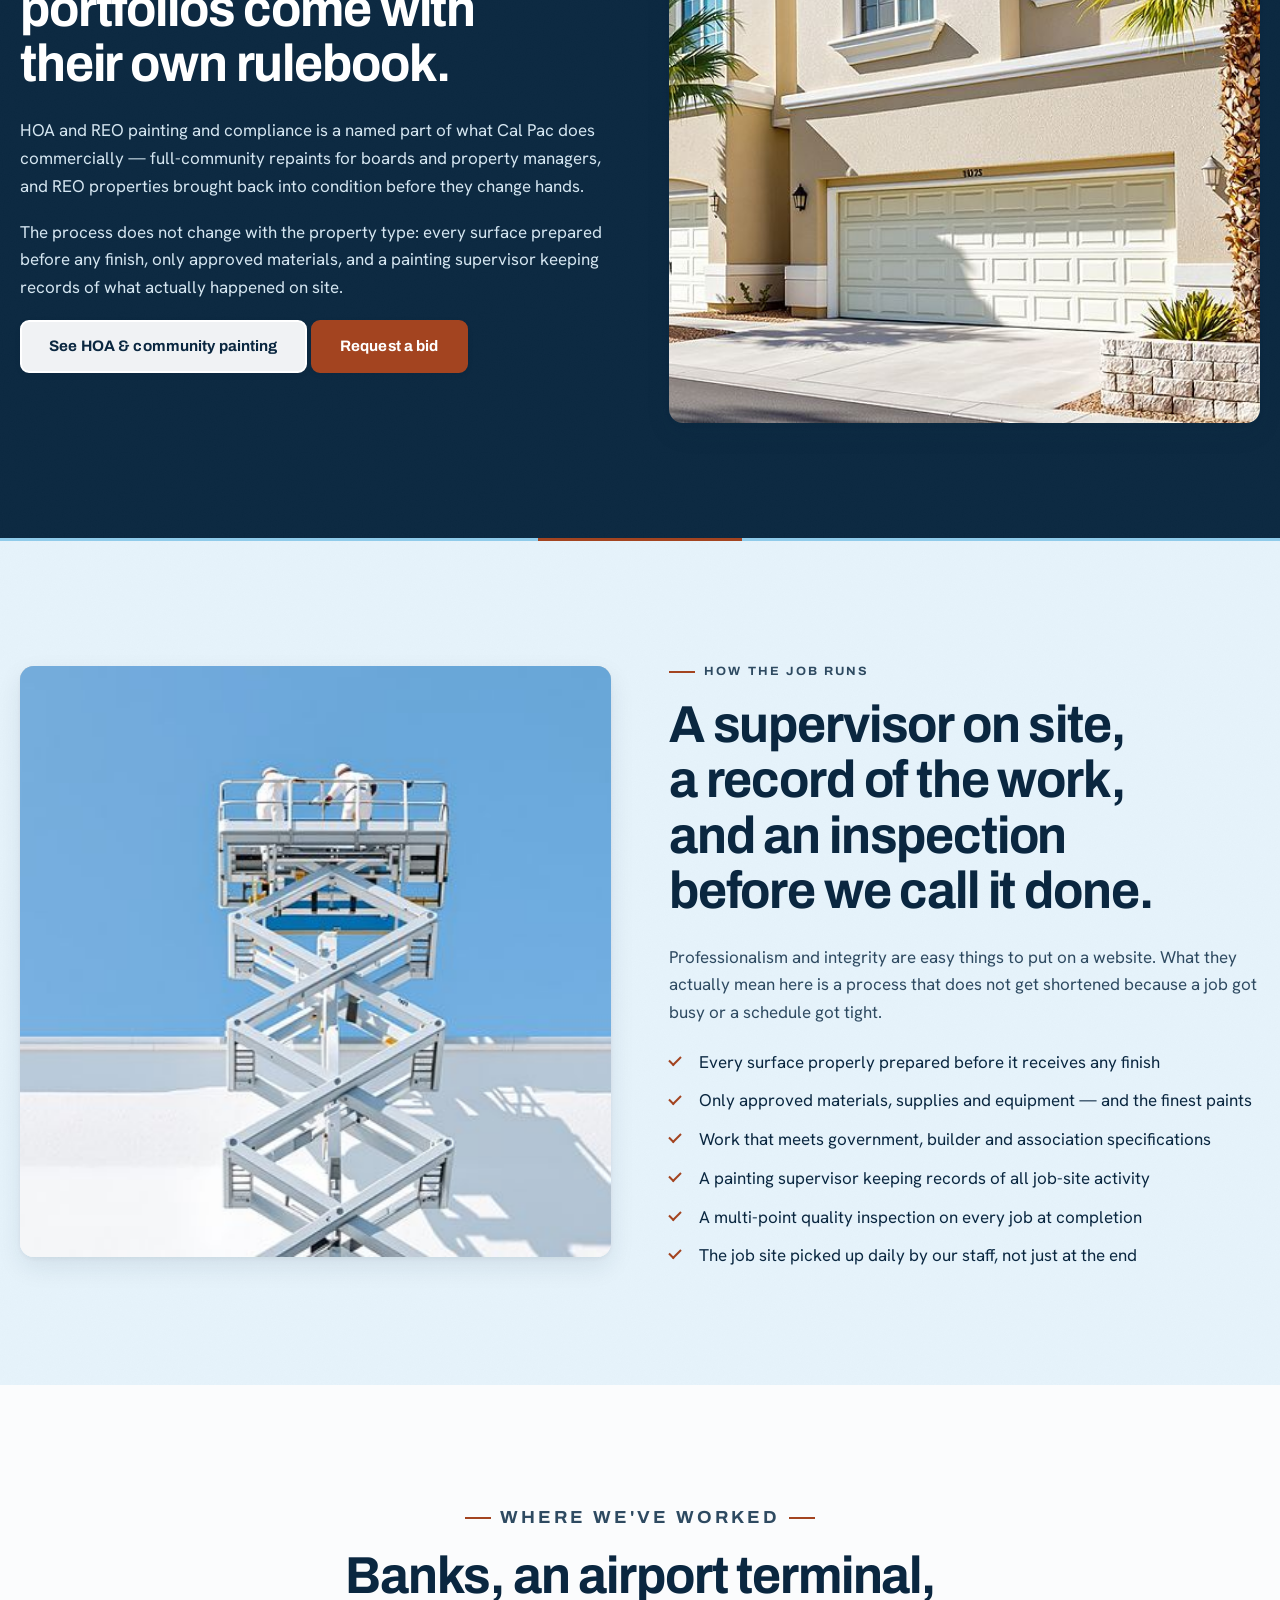
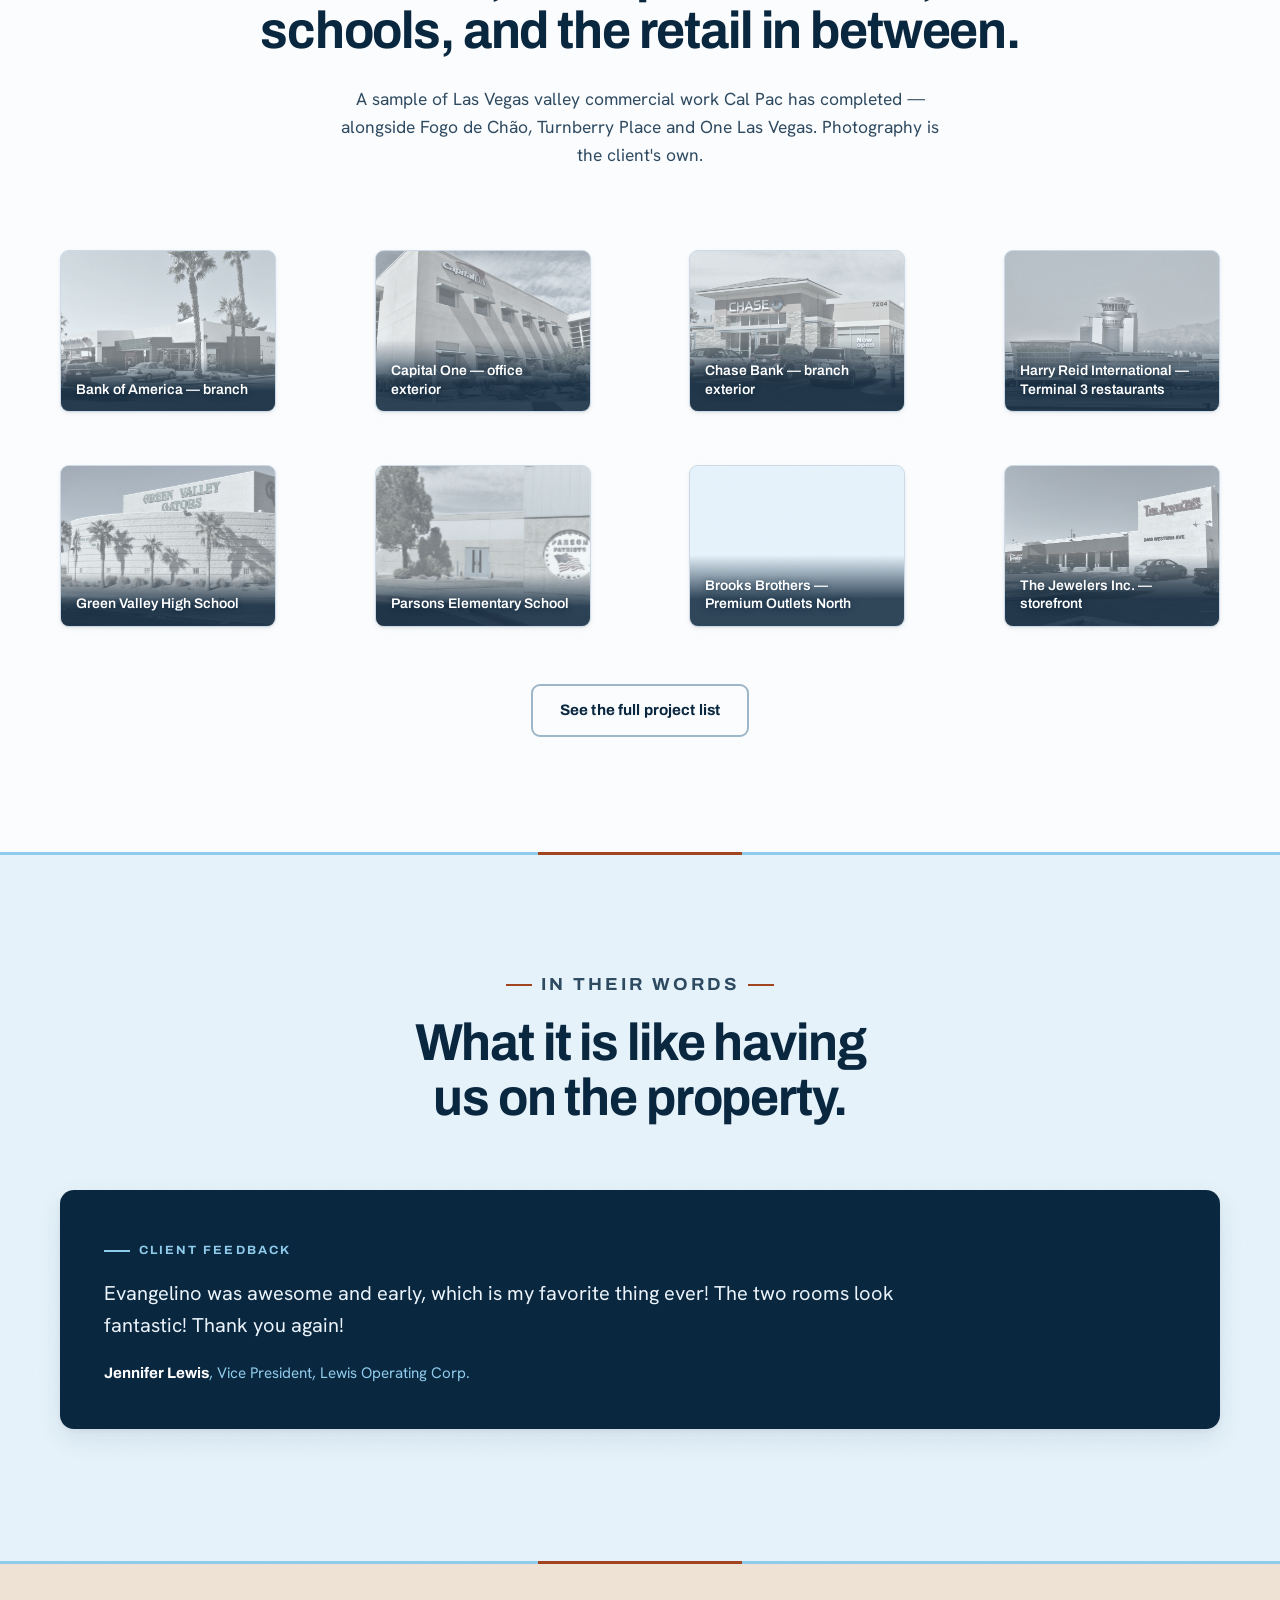
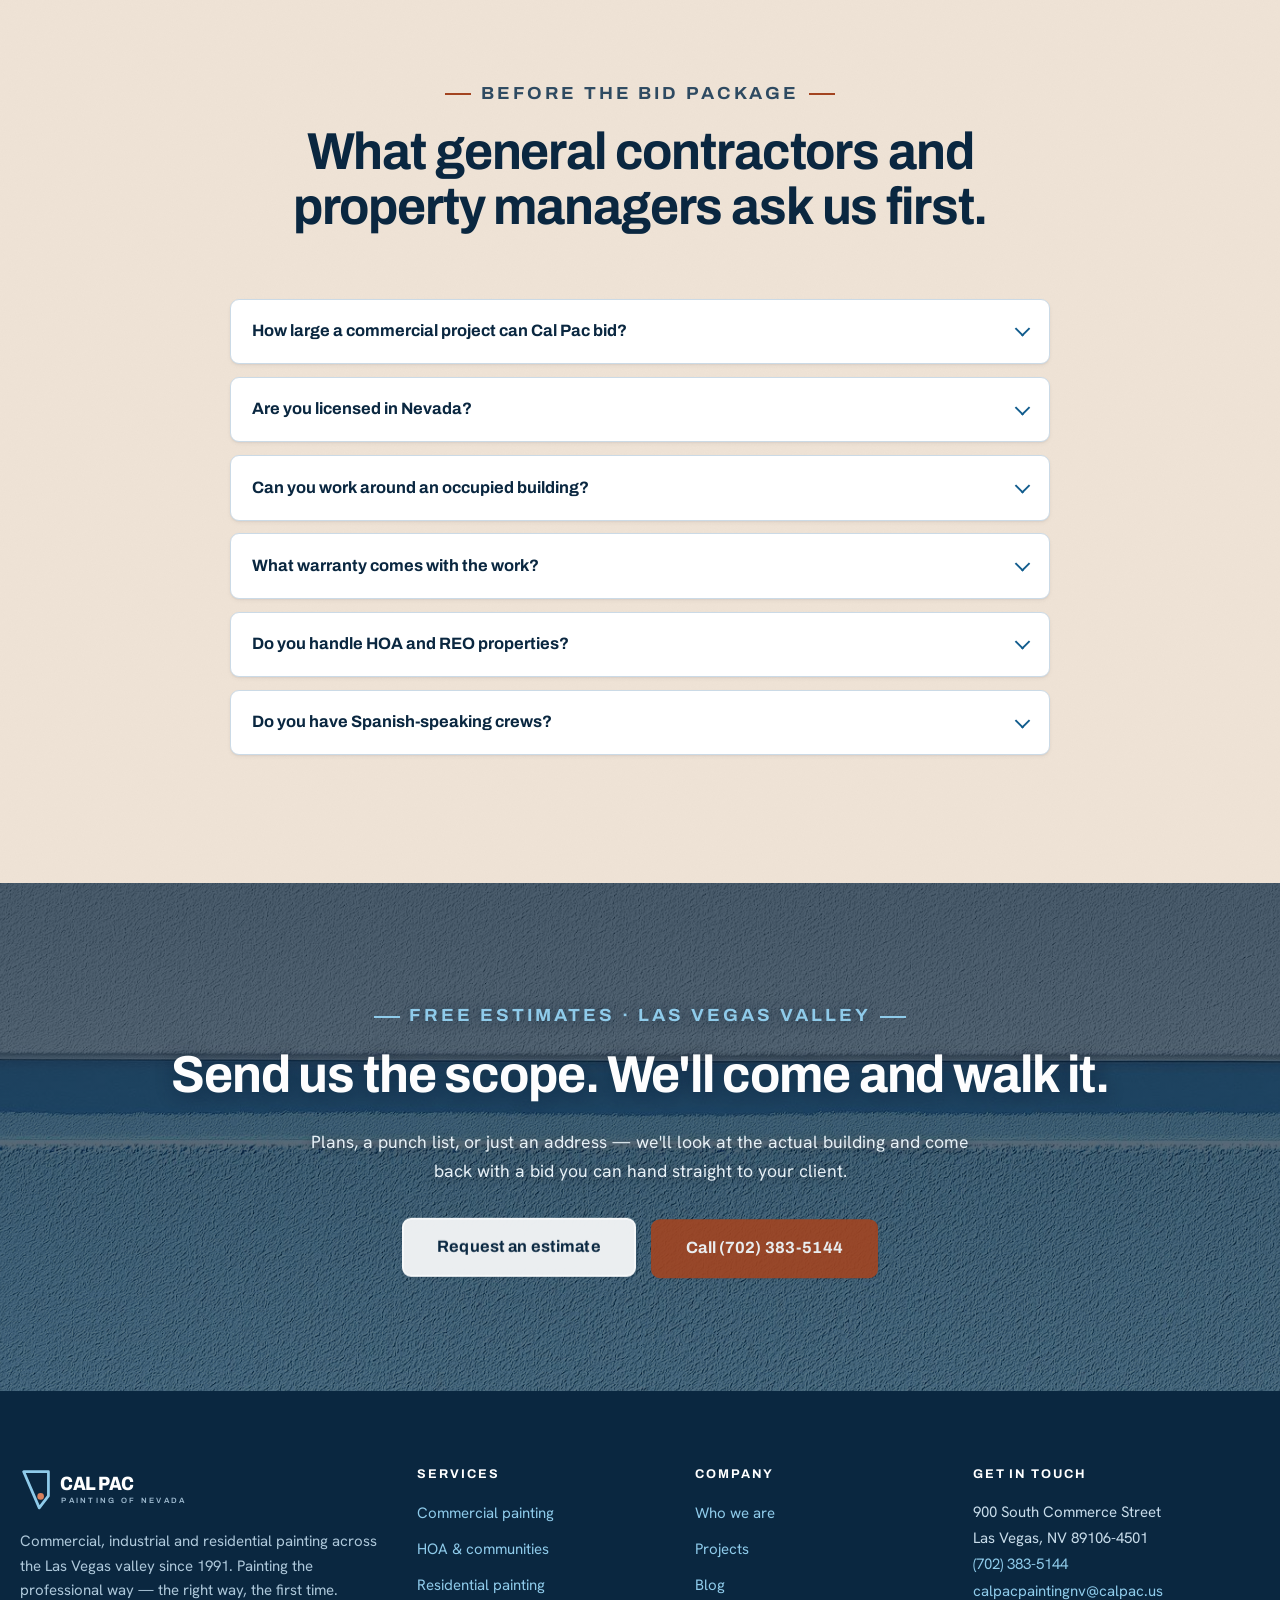
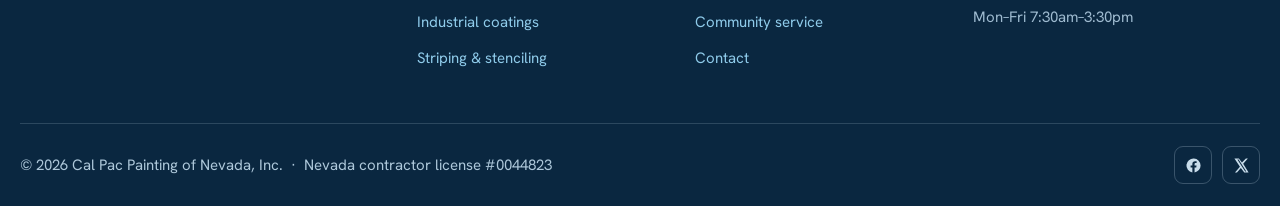
<file: commercial.html>
<!DOCTYPE html>
<html lang="en">
<head>
<meta charset="utf-8">
<meta name="viewport" content="width=device-width, initial-scale=1">
<title>Commercial Painting Contractors Las Vegas | Cal Pac Painting</title>
<meta name="description" content="Commercial painting contractors for the Las Vegas valley since 1991. $750,000 bid limit, NV license #0044823, 1-year warranty. Free estimates.">
<link rel="canonical" href="https://calpac.us/commercial.html">
<meta name="robots" content="index, follow, max-image-preview:large">
<meta name="theme-color" content="#0A2740">

<meta property="og:type" content="website">
<meta property="og:site_name" content="Cal Pac Painting of Nevada, Inc.">
<meta property="og:title" content="Commercial Painting Contractors in Las Vegas | Cal Pac Painting">
<meta property="og:description" content="Stand-alone buildings, retail plazas, office complexes, HOA and REO. $750,000 bid limit. Licensed NV #0044823. Free estimates.">
<meta property="og:url" content="https://calpac.us/commercial.html">
<meta property="og:image" content="https://calpac.us/assets/img/commercial-1200.jpg">
<meta property="og:image:width" content="1200">
<meta property="og:image:height" content="800">
<meta property="og:image:alt" content="A repainted Las Vegas retail and office plaza with pale blue accent bands and a freshly striped parking lot">
<meta name="twitter:card" content="summary_large_image">
<meta name="twitter:title" content="Commercial Painting Contractors in Las Vegas | Cal Pac Painting">
<meta name="twitter:description" content="$750,000 bid limit. Licensed NV #0044823. Painting the Las Vegas valley since 1991.">
<meta name="twitter:image" content="https://calpac.us/assets/img/commercial-1200.jpg">

<link rel="icon" href="assets/favicon.svg" type="image/svg+xml">
<link rel="apple-touch-icon" href="assets/apple-touch-icon.png">
<link rel="preload" href="assets/fonts/b920293217.woff2" as="font" type="font/woff2" crossorigin>
<link rel="preload" href="assets/fonts/60503460da.woff2" as="font" type="font/woff2" crossorigin>
<script>document.documentElement.classList.add('js');window.__mfs=setTimeout(function(){document.documentElement.classList.add('motion-fail')},3000)</script>
<link rel="stylesheet" href="fonts.css">
<link rel="stylesheet" href="styles.css">

<script type="application/ld+json">
{
  "@context": "https://schema.org",
  "@graph": [
    {
      "@type": "WebPage",
      "@id": "https://calpac.us/commercial.html#webpage",
      "url": "https://calpac.us/commercial.html",
      "name": "Commercial Painting Contractors Las Vegas | Cal Pac Painting",
      "description": "Commercial painting contractors serving the Las Vegas valley since 1991. $750,000 bid limit, Nevada license #0044823, one-year workmanship warranty.",
      "isPartOf": { "@id": "https://calpac.us/#website" },
      "about": { "@id": "https://calpac.us/#business" },
      "inLanguage": "en-US"
    },
    {
      "@type": "BreadcrumbList",
      "@id": "https://calpac.us/commercial.html#breadcrumb",
      "itemListElement": [
        { "@type": "ListItem", "position": 1, "name": "Home", "item": "https://calpac.us/" },
        { "@type": "ListItem", "position": 2, "name": "Commercial", "item": "https://calpac.us/commercial.html" }
      ]
    },
    {
      "@type": "Service",
      "@id": "https://calpac.us/commercial.html#service",
      "name": "Commercial painting",
      "serviceType": "Commercial painting",
      "url": "https://calpac.us/commercial.html",
      "description": "Commercial and industrial painting for stand-alone buildings, retail plazas, office complexes, HOA and REO properties across the Las Vegas valley, with a $750,000 bid limit and a one-year workmanship warranty.",
      "provider": { "@id": "https://calpac.us/#business" },
      "areaServed": [
        { "@type": "City", "name": "Las Vegas", "containedInPlace": { "@type": "State", "name": "Nevada" } },
        { "@type": "City", "name": "Henderson" },
        { "@type": "City", "name": "North Las Vegas" },
        { "@type": "City", "name": "Boulder City" }
      ],
      "hasOfferCatalog": {
        "@type": "OfferCatalog",
        "name": "Commercial painting services",
        "itemListElement": [
          { "@type": "Offer", "itemOffered": { "@type": "Service", "name": "Commercial interior painting" } },
          { "@type": "Offer", "itemOffered": { "@type": "Service", "name": "Industrial painting and coatings" } },
          { "@type": "Offer", "itemOffered": { "@type": "Service", "name": "Tenant improvement painting" } },
          { "@type": "Offer", "itemOffered": { "@type": "Service", "name": "Graffiti removal" } },
          { "@type": "Offer", "itemOffered": { "@type": "Service", "name": "Parking lot re-striping and stenciling" } },
          { "@type": "Offer", "itemOffered": { "@type": "Service", "name": "Protective and epoxy coatings" } },
          { "@type": "Offer", "itemOffered": { "@type": "Service", "name": "Water blasting" } },
          { "@type": "Offer", "itemOffered": { "@type": "Service", "name": "Red curb painting and stenciling" } },
          { "@type": "Offer", "itemOffered": { "@type": "Service", "name": "Wrought iron painting" } }
        ]
      }
    },
    {
      "@type": "FAQPage",
      "@id": "https://calpac.us/commercial.html#faq",
      "inLanguage": "en-US",
      "mainEntity": [
        {
          "@type": "Question",
          "name": "How large a commercial project can Cal Pac bid?",
          "acceptedAnswer": {
            "@type": "Answer",
            "text": "Cal Pac carries a $750,000 commercial bid limit, which covers most stand-alone buildings, retail plazas and office complexes in the valley. We are also set up for small work — a single suite, one building elevation or a lot re-stripe are all normal jobs for us."
          }
        },
        {
          "@type": "Question",
          "name": "Are you licensed in Nevada?",
          "acceptedAnswer": {
            "@type": "Answer",
            "text": "Yes. Cal Pac Painting of Nevada, Inc. holds Nevada State Contractors Board license number 0044823. The company opened in California in 1971, has painted the Las Vegas valley since 1991 and was incorporated in Nevada in 1996. If your bid package needs current licensing or insurance documentation, our office at (702) 383-5144 will put it together for you."
          }
        },
        {
          "@type": "Question",
          "name": "Can you work around an occupied building?",
          "acceptedAnswer": {
            "@type": "Answer",
            "text": "That is most of what we do. The sequence is set at the walk-through, a painting supervisor keeps a record of all job-site activity while the work runs, and our staff picks up the job site daily rather than at the end of the project — so tenants, residents and customers are not living around a staging area for a month."
          }
        },
        {
          "@type": "Question",
          "name": "What warranty comes with the work?",
          "acceptedAnswer": {
            "@type": "Answer",
            "text": "Every Cal Pac client gets a one-year workmanship warranty. Before that starts, the painting supervisor completes a multi-point quality inspection on the finished job, and every client also gets a direct customer service telephone line: (702) 313-7884."
          }
        },
        {
          "@type": "Question",
          "name": "Do you handle HOA and REO properties?",
          "acceptedAnswer": {
            "@type": "Answer",
            "text": "Yes. HOA and REO painting and compliance is a named part of our commercial work: full-community repaints for boards and property managers, and REO properties brought back into condition before handover."
          }
        },
        {
          "@type": "Question",
          "name": "Do you have Spanish-speaking crews?",
          "acceptedAnswer": {
            "@type": "Answer",
            "text": "Se habla español. Say so when you call (702) 383-5144 or write to calpacpaintingnv@calpac.us, and we will take it from there."
          }
        }
      ]
    }
  ]
}
</script>
</head>
<body>
<a class="skip" href="#main">Skip to content</a>

<header class="masthead" id="masthead">
  <div class="shell masthead__in">
    <a class="brand" href="index.html" aria-label="Cal Pac Painting of Nevada — home">
      <svg viewBox="0 0 252 48" role="img" aria-label="Cal Pac Painting of Nevada">
        <path d="M4 4 H31 V30.5 L21 43.5 Z" fill="none" stroke="#115C8D" stroke-width="3" stroke-linejoin="round"/>
        <circle cx="22.5" cy="31" r="3.6" fill="#A34420"/>
        <text x="44" y="24" font-family="Archivo, Helvetica, Arial, sans-serif" font-size="21" font-weight="800"
              letter-spacing="-.6" fill="#0A2740" style="font-variation-settings:'wdth' 88">CAL PAC</text>
        <text x="45" y="38" font-family="Archivo, Helvetica, Arial, sans-serif" font-size="8.4" font-weight="600"
              letter-spacing="2.5" fill="#2E4A61">PAINTING OF NEVADA</text>
      </svg>
    </a>

    <nav class="nav" id="nav" aria-label="Primary">
      <a href="commercial.html" aria-current="page">Commercial</a>
      <a href="hoa-painting.html">HOA</a>
      <a href="residential.html">Residential</a>
      <a href="projects.html">Projects</a>
      <a href="blog/index.html">Blog</a>
      <a href="about.html">Who We Are</a>
      <a href="contact.html">Contact</a>
      <span class="nav__cta"><a class="nav__tel" href="tel:+17023835144"><svg viewBox="0 0 24 24" fill="none" stroke="currentColor" stroke-width="2" stroke-linecap="round" aria-hidden="true" style="width:16px;height:16px"><path d="M22 16.9v3a2 2 0 0 1-2.2 2 19.8 19.8 0 0 1-8.6-3.1 19.5 19.5 0 0 1-6-6A19.8 19.8 0 0 1 2.1 4.2 2 2 0 0 1 4.1 2h3a2 2 0 0 1 2 1.7c.1 1 .4 1.9.7 2.8a2 2 0 0 1-.5 2.1L8.1 9.9a16 16 0 0 0 6 6l1.3-1.3a2 2 0 0 1 2.1-.4c.9.3 1.8.6 2.8.7a2 2 0 0 1 1.7 2z"/></svg>(702) 383-5144</a><a class="btn btn--clay" href="contact.html">Request an estimate</a></span>
    </nav>

    <div class="masthead__cta">
      <a class="tel-link" href="tel:+17023835144">
        <svg viewBox="0 0 24 24" fill="none" stroke="currentColor" stroke-width="2" stroke-linecap="round" aria-hidden="true"><path d="M22 16.9v3a2 2 0 0 1-2.2 2 19.8 19.8 0 0 1-8.6-3.1 19.5 19.5 0 0 1-6-6A19.8 19.8 0 0 1 2.1 4.2 2 2 0 0 1 4.1 2h3a2 2 0 0 1 2 1.7c.1 1 .4 1.9.7 2.8a2 2 0 0 1-.5 2.1L8.1 9.9a16 16 0 0 0 6 6l1.3-1.3a2 2 0 0 1 2.1-.4c.9.3 1.8.6 2.8.7a2 2 0 0 1 1.7 2z"/></svg>
        (702) 383-5144
      </a>
      <a class="btn btn--clay" href="contact.html">Request an estimate</a>
    </div>

    <button class="navtoggle" id="navtoggle" aria-expanded="false" aria-controls="nav" aria-label="Menu">
      <span></span>
    </button>
  </div>
</header>

<main id="main">

  <!-- ═══════════ PAGE HEAD ═══════════ -->
  <section class="pagehead" aria-labelledby="page-h">
    <div class="shell">
      <nav aria-label="Breadcrumb">
        <ol class="crumbs">
          <li><a href="index.html">Home</a></li>
          <li aria-current="page">Commercial</li>
        </ol>
      </nav>
      <h1 id="page-h">Commercial painting contractors for the whole Las&nbsp;Vegas valley.</h1>
      <p>Stand-alone buildings, retail plazas, office complexes, HOA and REO portfolios — bid, scheduled and inspected by Cal Pac since 1991. Nevada license #0044823.</p>
    </div>
  </section>

  <!-- ═══════════ LEAD SPLIT ═══════════ -->
  <section class="band band--paper" aria-labelledby="lead-h">
    <div class="shell">
      <div class="split">
        <div class="split__media reveal">
          <img src="assets/img/commercial-1200.jpg"
               srcset="assets/img/commercial-800.jpg 800w, assets/img/commercial-1200.jpg 1200w, assets/img/commercial-2000.jpg 2000w"
               sizes="(max-width:960px) 92vw, 46vw" width="1200" height="800" fetchpriority="high" decoding="async"
               alt="A repainted Las Vegas retail and office plaza with pale blue accent bands and a freshly striped parking lot">
        </div>
        <div class="split__body reveal">
          <p class="eyebrow">Commercial painting</p>
          <h2 id="lead-h">A $750,000 bid limit, and crews that still show up for one suite.</h2>
          <p>The bid limit lets us take on just about any large commercial painting project in the valley — and we have stayed agile enough to handle the small ones. Crews run from our South Commerce Street yard to jobs across Las Vegas, Henderson, North Las Vegas and Boulder City. Stand-alone building, retail plaza, office complex, or an HOA and REO portfolio: we scope it, keep it on schedule, and inspect it before we call it done.</p>
          <p>Stand-alone building, commercial plaza, office complex, or an HOA and REO portfolio that needs compliance experts — each job is done right, done professionally, with due adherence to timelines, budgets and thorough inspections.</p>
          <p><a class="btn btn--clay" href="contact.html">Request a commercial bid</a></p>
          <div class="stat-row">
            <div class="stat"><b>1-year</b><span>Workmanship warranty on every commercial job we hand over</span></div>
            <div class="stat"><b>NV&nbsp;#0044823</b><span>Nevada contractor license, painting the valley since 1991</span></div>
          </div>
        </div>
      </div>
    </div>
  </section>

  <!-- ═══════════ SERVICES ═══════════ -->
  <section class="band band--sand grain edge-top" aria-labelledby="svc-h">
    <div class="shell">
      <div class="section-head center reveal">
        <p class="eyebrow is-centered">Commercial services</p>
        <h2 id="svc-h">Nine commercial trades under one license.</h2>
        <p>Every one of these is on Cal Pac's own commercial list, which is why one walk-through and one bid can cover the walls, the floors, the steel, the curbs and the lot.</p>
      </div>

      <div class="svc-grid">
        <article class="svc reveal" id="interior">
          <div class="svc__ico"><svg viewBox="0 0 24 24" aria-hidden="true"><path d="M4 5h11v6H4zM15 8h3v3M9.5 11v3.5a1.5 1.5 0 0 0 1.5 1.5 1.5 1.5 0 0 1 1.5 1.5V21h-4v-3.5"/></svg></div>
          <h3>Interior painting</h3>
          <p>Offices, corridors, common areas and suites — prepared, cut in and rolled to specification, with the job site picked up at the end of every day.</p>
        </article>

        <article class="svc reveal" id="coatings">
          <div class="svc__ico"><svg viewBox="0 0 24 24" aria-hidden="true"><path d="M3 21h18M3 21V10l5 3V10l5 3V10l5 3v8M8 17h2M14 17h2"/></svg></div>
          <h3>Industrial painting &amp; coatings</h3>
          <p>Warehouses, plants, mechanical rooms and structural steel, painted and coated to government, builder and association specifications.</p>
        </article>

        <article class="svc reveal" id="tenant">
          <div class="svc__ico"><svg viewBox="0 0 24 24" aria-hidden="true"><path d="M3 9l1.5-5h15L21 9M3 9h18M3 9v12h18V9M9 21v-7h6v7"/></svg></div>
          <h3>Tenant improvements</h3>
          <p>Retail, restaurant and office build-outs finished to the general contractor's schedule. Cal Pac has painted restaurant spaces inside Harry Reid International's Terminal 3.</p>
        </article>

        <article class="svc reveal" id="graffiti">
          <div class="svc__ico"><svg viewBox="0 0 24 24" aria-hidden="true"><path d="M8 9h8v12H8zM10 9V5h4v4M12 2h5M17 2v3M19 7v3"/></svg></div>
          <h3>Graffiti removal</h3>
          <p>Tagging taken off and the surface brought back to the finish that was there before — not a rectangle of fresh paint in a different sheen.</p>
        </article>

        <article class="svc reveal" id="striping">
          <div class="svc__ico"><svg viewBox="0 0 24 24" aria-hidden="true"><path d="M3 21h18M6 3L4 17M12 3l-2 14M18 3l-2 14"/></svg></div>
          <h3>Parking re-striping &amp; stenciling</h3>
          <p>Stall lines, directional arrows, ADA stalls and stencil work re-laid straight, one section at a time so the lot stays open.</p>
        </article>

        <article class="svc reveal" id="epoxy">
          <div class="svc__ico"><svg viewBox="0 0 24 24" aria-hidden="true"><path d="M12 3l7 3v5c0 4.5-3 8-7 10-4-2-7-5.5-7-10V6l7-3zM9 12l2 2 4-4"/></svg></div>
          <h3>Protective &amp; epoxy coatings</h3>
          <p>Epoxy floor systems and protective coatings for back-of-house, service bays and industrial floors that take real traffic and real chemicals.</p>
        </article>

        <article class="svc reveal" id="water-blasting">
          <div class="svc__ico"><svg viewBox="0 0 24 24" aria-hidden="true"><path d="M2 8h5l4-3v10l-4-3H2zM15 8c1.4.9 2.3 2.2 2.3 4s-.9 3.1-2.3 4M19 5.5c2 1.4 3 3.6 3 6.5s-1 5.1-3 6.5"/></svg></div>
          <h3>Water blasting</h3>
          <p>High-pressure water blasting to strip failing coatings and clean masonry, concrete and block back to a surface worth painting.</p>
        </article>

        <article class="svc reveal" id="red-curb">
          <div class="svc__ico"><svg viewBox="0 0 24 24" aria-hidden="true"><path d="M4 20h16M4 20l3-6h10l3 6M8 14V8M8 8h8M16 8v6"/></svg></div>
          <h3>Red curb &amp; stenciling</h3>
          <p>Red curb, fire lane markings and curb stencils repainted so the markings on your property stay legible instead of fading into the concrete.</p>
        </article>

        <article class="svc reveal" id="wrought-iron">
          <div class="svc__ico"><svg viewBox="0 0 24 24" aria-hidden="true"><path d="M3 8h18M3 14h18M6 4v17M12 4v17M18 4v17"/></svg></div>
          <h3>Wrought iron painting</h3>
          <p>Gates, railings, fencing and stair rails properly prepared before any finish goes on, which is the only reason iron paint survives a Las&nbsp;Vegas summer.</p>
        </article>
      </div>
    </div>
  </section>

  <!-- ═══════════ HOA / REO CALLOUT ═══════════ -->
  <section class="band band--ink grain edge-top" aria-labelledby="hoa-h">
    <div class="shell">
      <div class="split split--flip">
        <div class="split__media reveal">
          <img src="assets/img/hoa-detail-1200.jpg"
               srcset="assets/img/hoa-detail-800.jpg 800w, assets/img/hoa-detail-1200.jpg 1200w"
               sizes="(max-width:960px) 92vw, 46vw" width="1200" height="800" loading="lazy" decoding="async"
               alt="A Las Vegas community of repainted townhomes lined with palm trees">
        </div>
        <div class="split__body reveal">
          <p class="eyebrow">HOA &amp; REO</p>
          <h2 id="hoa-h">Communities and REO portfolios come with their own rulebook.</h2>
          <p>HOA and REO painting and compliance is a named part of what Cal Pac does commercially — full-community repaints for boards and property managers, and REO properties brought back into condition before they change hands.</p>
          <p>The process does not change with the property type: every surface prepared before any finish, only approved materials, and a painting supervisor keeping records of what actually happened on site.</p>
          <p>
            <a class="btn btn--onphoto" href="hoa-painting.html">See HOA &amp; community painting</a>
            <a class="btn btn--clay" href="contact.html">Request a bid</a>
          </p>
        </div>
      </div>
    </div>
  </section>

  <!-- ═══════════ PROCESS ═══════════ -->
  <section class="band band--tint grain edge-top" aria-labelledby="process-h">
    <div class="shell">
      <div class="split">
        <div class="split__media reveal">
          <img src="assets/img/super-1200.jpg"
               srcset="assets/img/super-800.jpg 800w, assets/img/super-1200.jpg 1200w, assets/img/super-2000.jpg 2000w"
               sizes="(max-width:960px) 92vw, 46vw" width="2000" height="1012" loading="lazy" decoding="async"
               alt="Painters on a raised scissor lift at the parapet of a freshly painted commercial building">
        </div>
        <div class="split__body reveal">
          <p class="eyebrow">How the job runs</p>
          <h2 id="process-h">A supervisor on site, a record of the work, and an inspection before we call it done.</h2>
          <p>Professionalism and integrity are easy things to put on a website. What they actually mean here is a process that does not get shortened because a job got busy or a schedule got tight.</p>
          <ul class="ticks">
            <li>Every surface properly prepared before it receives any finish</li>
            <li>Only approved materials, supplies and equipment — and the finest paints</li>
            <li>Work that meets government, builder and association specifications</li>
            <li>A painting supervisor keeping records of all job-site activity</li>
            <li>A multi-point quality inspection on every job at completion</li>
            <li>The job site picked up daily by our staff, not just at the end</li>
          </ul>
        </div>
      </div>
    </div>
  </section>

  <!-- ═══════════ PROOF ═══════════ -->
  <section class="band band--paper" aria-labelledby="work-h">
    <div class="shell">
      <div class="section-head center reveal">
        <p class="eyebrow is-centered">Where we've worked</p>
        <h2 id="work-h">Banks, an airport terminal, schools, and the retail in between.</h2>
        <p>A sample of Las&nbsp;Vegas valley commercial work Cal Pac has completed — alongside Fogo de Ch&atilde;o, Turnberry Place and One Las Vegas. Photography is the client's own.</p>
      </div>

      <div class="work-grid">
        <figure class="tile reveal"><img src="assets/projects/bank-of-america.jpg" width="774" height="482" loading="lazy" decoding="async" alt="Bank of America branch painted by Cal Pac"><figcaption>Bank of America — branch</figcaption></figure>
        <figure class="tile reveal"><img src="assets/projects/capital-one.jpg" width="851" height="566" loading="lazy" decoding="async" alt="Capital One office building exterior painted by Cal Pac"><figcaption>Capital One — office exterior</figcaption></figure>
        <figure class="tile reveal"><img src="assets/projects/chase-bank.jpg" width="851" height="566" loading="lazy" decoding="async" alt="Chase Bank branch exterior painted by Cal Pac"><figcaption>Chase Bank — branch exterior</figcaption></figure>
        <figure class="tile reveal"><img src="assets/projects/terminal-3.jpg" width="861" height="613" loading="lazy" decoding="async" alt="Harry Reid International Airport Terminal 3 concourse"><figcaption>Harry Reid International — Terminal 3 restaurants</figcaption></figure>
        <figure class="tile reveal"><img src="assets/projects/green-valley.jpg" width="851" height="566" loading="lazy" decoding="async" alt="Green Valley High School exterior wall and palms"><figcaption>Green Valley High School</figcaption></figure>
        <figure class="tile reveal"><img src="assets/projects/parsons.jpg" width="851" height="566" loading="lazy" decoding="async" alt="Newly painted doors at Parsons Elementary School"><figcaption>Parsons Elementary School</figcaption></figure>
        <figure class="tile reveal"><img src="assets/projects/brooks-brothers.jpg" width="900" height="599" loading="lazy" decoding="async" alt="Brooks Brothers store at Las Vegas North Premium Outlets"><figcaption>Brooks Brothers — Premium Outlets North</figcaption></figure>
        <figure class="tile reveal"><img src="assets/projects/the-jewelers.jpg" width="900" height="599" loading="lazy" decoding="async" alt="The Jewelers Inc. retail storefront painted by Cal Pac"><figcaption>The Jewelers Inc. — storefront</figcaption></figure>
      </div>

      <div class="btn-row">
        <a class="btn btn--ghost" href="projects.html">See the full project list</a>
      </div>
    </div>
  </section>

  <!-- ═══════════ TESTIMONIAL ═══════════ -->
  <section class="band band--tint grain edge-top" aria-labelledby="words-h">
    <div class="shell">
      <div class="section-head center reveal">
        <p class="eyebrow is-centered">In their words</p>
        <h2 id="words-h">What it is like having us on the property.</h2>
      </div>

      <figure class="letter reveal">
        <div class="letter__in">
          <p class="eyebrow" style="color:var(--sky)">Client feedback</p>
          <blockquote>
            <p>Evangelino was awesome and early, which is my favorite thing ever! The two rooms look fantastic! Thank you again!</p>
          </blockquote>
          <figcaption><b>Jennifer Lewis</b>, Vice President, Lewis Operating Corp.</figcaption>
        </div>
      </figure>
    </div>
  </section>

  <!-- ═══════════ FAQ ═══════════ -->
  <section class="band band--sand grain edge-top" aria-labelledby="faq-h">
    <div class="shell">
      <div class="section-head center reveal">
        <p class="eyebrow is-centered">Before the bid package</p>
        <h2 id="faq-h">What general contractors and property managers ask us first.</h2>
      </div>

      <div class="faq reveal">
        <details>
          <summary>How large a commercial project can Cal Pac bid?</summary>
          <div class="faq__a"><p>Cal Pac carries a $750,000 commercial bid limit, which covers most stand-alone buildings, retail plazas and office complexes in the valley. We are also set up for small work — a single suite, one building elevation or a lot re-stripe are all normal jobs for us.</p></div>
        </details>

        <details>
          <summary>Are you licensed in Nevada?</summary>
          <div class="faq__a"><p>Yes. Cal Pac Painting of Nevada, Inc. holds Nevada State Contractors Board license number 0044823. The company opened in California in 1971, has painted the Las Vegas valley since 1991 and was incorporated in Nevada in 1996. If your bid package needs current licensing or insurance documentation, our office at (702) 383-5144 will put it together for you.</p></div>
        </details>

        <details>
          <summary>Can you work around an occupied building?</summary>
          <div class="faq__a"><p>That is most of what we do. The sequence is set at the walk-through, a painting supervisor keeps a record of all job-site activity while the work runs, and our staff picks up the job site daily rather than at the end of the project — so tenants, residents and customers are not living around a staging area for a month.</p></div>
        </details>

        <details>
          <summary>What warranty comes with the work?</summary>
          <div class="faq__a"><p>Every Cal Pac client gets a one-year workmanship warranty. Before that starts, the painting supervisor completes a multi-point quality inspection on the finished job, and every client also gets a direct customer service telephone line: (702) 313-7884.</p></div>
        </details>

        <details>
          <summary>Do you handle HOA and REO properties?</summary>
          <div class="faq__a"><p>Yes. HOA and REO painting and compliance is a named part of our commercial work: full-community repaints for boards and property managers, and REO properties brought back into condition before handover.</p></div>
        </details>

        <details>
          <summary>Do you have Spanish-speaking crews?</summary>
          <div class="faq__a"><p>Se habla español. Say so when you call (702) 383-5144 or write to calpacpaintingnv@calpac.us, and we will take it from there.</p></div>
        </details>
      </div>
    </div>
  </section>

  <!-- ═══════════ CTA ═══════════ -->
  <section class="cta" aria-labelledby="cta-h">
    <div class="cta__media">
      <img src="assets/img/wall-1600.jpg"
           srcset="assets/img/wall-1000.jpg 1000w, assets/img/wall-1600.jpg 1600w"
           sizes="100vw" width="2400" height="1029" loading="lazy" decoding="async"
           alt="A freshly painted exterior wall split by one straight line where pale blue meets white">
    </div>
    <div class="shell">
      <p class="eyebrow is-centered">Free estimates &middot; Las Vegas valley</p>
      <h2 id="cta-h">Send us the scope. We'll come and walk it.</h2>
      <p>Plans, a punch list, or just an address — we'll look at the actual building and come back with a bid you can hand straight to your client.</p>
      <div class="cta__row">
        <a class="btn btn--onphoto btn--lg" href="contact.html">Request an estimate</a>
        <a class="btn btn--clay btn--lg" href="tel:+17023835144">Call (702) 383-5144</a>
      </div>
    </div>
  </section>

</main>

<footer class="foot">
  <div class="shell">
    <div class="foot__grid">
      <div class="foot__brand">
        <svg viewBox="0 0 252 48" role="img" aria-label="Cal Pac Painting of Nevada">
          <path d="M4 4 H31 V30.5 L21 43.5 Z" fill="none" stroke="#8FCBEA" stroke-width="3" stroke-linejoin="round"/>
          <circle cx="22.5" cy="31" r="3.6" fill="#D9805C"/>
          <text x="44" y="24" font-family="Archivo, Helvetica, Arial, sans-serif" font-size="21" font-weight="800" letter-spacing="-.6" fill="#FFFFFF" style="font-variation-settings:'wdth' 88">CAL PAC</text>
          <text x="45" y="38" font-family="Archivo, Helvetica, Arial, sans-serif" font-size="8.4" font-weight="600" letter-spacing="2.5" fill="#9FBBD0">PAINTING OF NEVADA</text>
        </svg>
        <p>Commercial, industrial and residential painting across the Las&nbsp;Vegas valley since 1991. Painting the professional way — the right way, the first time.</p>
      </div>

      <div>
        <h4>Services</h4>
        <ul>
          <li><a href="commercial.html">Commercial painting</a></li>
          <li><a href="hoa-painting.html">HOA &amp; communities</a></li>
          <li><a href="residential.html">Residential painting</a></li>
          <li><a href="commercial.html#coatings">Industrial coatings</a></li>
          <li><a href="commercial.html#striping">Striping &amp; stenciling</a></li>
        </ul>
      </div>

      <div>
        <h4>Company</h4>
        <ul>
          <li><a href="about.html">Who we are</a></li>
          <li><a href="projects.html">Projects</a></li>
          <li><a href="blog/index.html">Blog</a></li>
          <li><a href="about.html#community">Community service</a></li>
          <li><a href="contact.html">Contact</a></li>
        </ul>
      </div>

      <div>
        <h4>Get in touch</h4>
        <address>
          900 South Commerce Street<br>
          Las Vegas, NV 89106-4501<br>
          <a href="tel:+17023835144">(702) 383-5144</a><br>
          <a href="mailto:calpacpaintingnv@calpac.us">calpacpaintingnv@calpac.us</a><br>
          <span style="color:#9FBBD0">Mon–Fri 7:30am–3:30pm</span>
        </address>
      </div>
    </div>

    <div class="foot__bar">
      <p style="margin:0">&copy; <span id="yr">2026</span> Cal Pac Painting of Nevada, Inc. &nbsp;&middot;&nbsp; Nevada contractor license #0044823</p>
      <div class="foot__social">
        <a href="https://www.facebook.com/calpacnv" aria-label="Cal Pac Painting on Facebook" rel="noopener">
          <svg viewBox="0 0 24 24" aria-hidden="true"><path d="M22 12a10 10 0 1 0-11.6 9.9v-7H7.9V12h2.5V9.8c0-2.5 1.5-3.9 3.8-3.9 1.1 0 2.2.2 2.2.2v2.5h-1.3c-1.2 0-1.6.8-1.6 1.6V12h2.8l-.4 2.9h-2.4v7A10 10 0 0 0 22 12z"/></svg>
        </a>
        <a href="https://twitter.com/calpacpainting" aria-label="Cal Pac Painting on X" rel="noopener">
          <svg viewBox="0 0 24 24" aria-hidden="true"><path d="M18.2 2H21l-6.6 7.6L22 22h-6.1l-4.8-6.3L5.6 22H2.8l7-8.1L2 2h6.3l4.3 5.7L18.2 2zm-1 18.3h1.6L7.9 3.6H6.2l11 16.7z"/></svg>
        </a>
      </div>
    </div>
  </div>
</footer>


<nav class="mobilebar" aria-label="Call or request an estimate">
  <a class="btn btn--call" href="tel:+17023835144">
    <svg viewBox="0 0 24 24" fill="none" stroke="currentColor" stroke-width="2" stroke-linecap="round" aria-hidden="true" style="width:17px;height:17px"><path d="M22 16.9v3a2 2 0 0 1-2.2 2 19.8 19.8 0 0 1-8.6-3.1 19.5 19.5 0 0 1-6-6A19.8 19.8 0 0 1 2.1 4.2 2 2 0 0 1 4.1 2h3a2 2 0 0 1 2 1.7c.1 1 .4 1.9.7 2.8a2 2 0 0 1-.5 2.1L8.1 9.9a16 16 0 0 0 6 6l1.3-1.3a2 2 0 0 1 2.1-.4c.9.3 1.8.6 2.8.7a2 2 0 0 1 1.7 2z"/></svg>
    Call now
  </a>
  <a class="btn btn--clay" href="contact.html">Free estimate</a>
</nav>
<script src="assets/js/gsap.min.js" defer></script>
<script src="assets/js/ScrollTrigger.min.js" defer></script>
<script src="assets/js/SplitText.min.js" defer></script>
<script src="app.js" defer></script>
<script src="motion.js" defer></script>
</body>
</html>
</file>
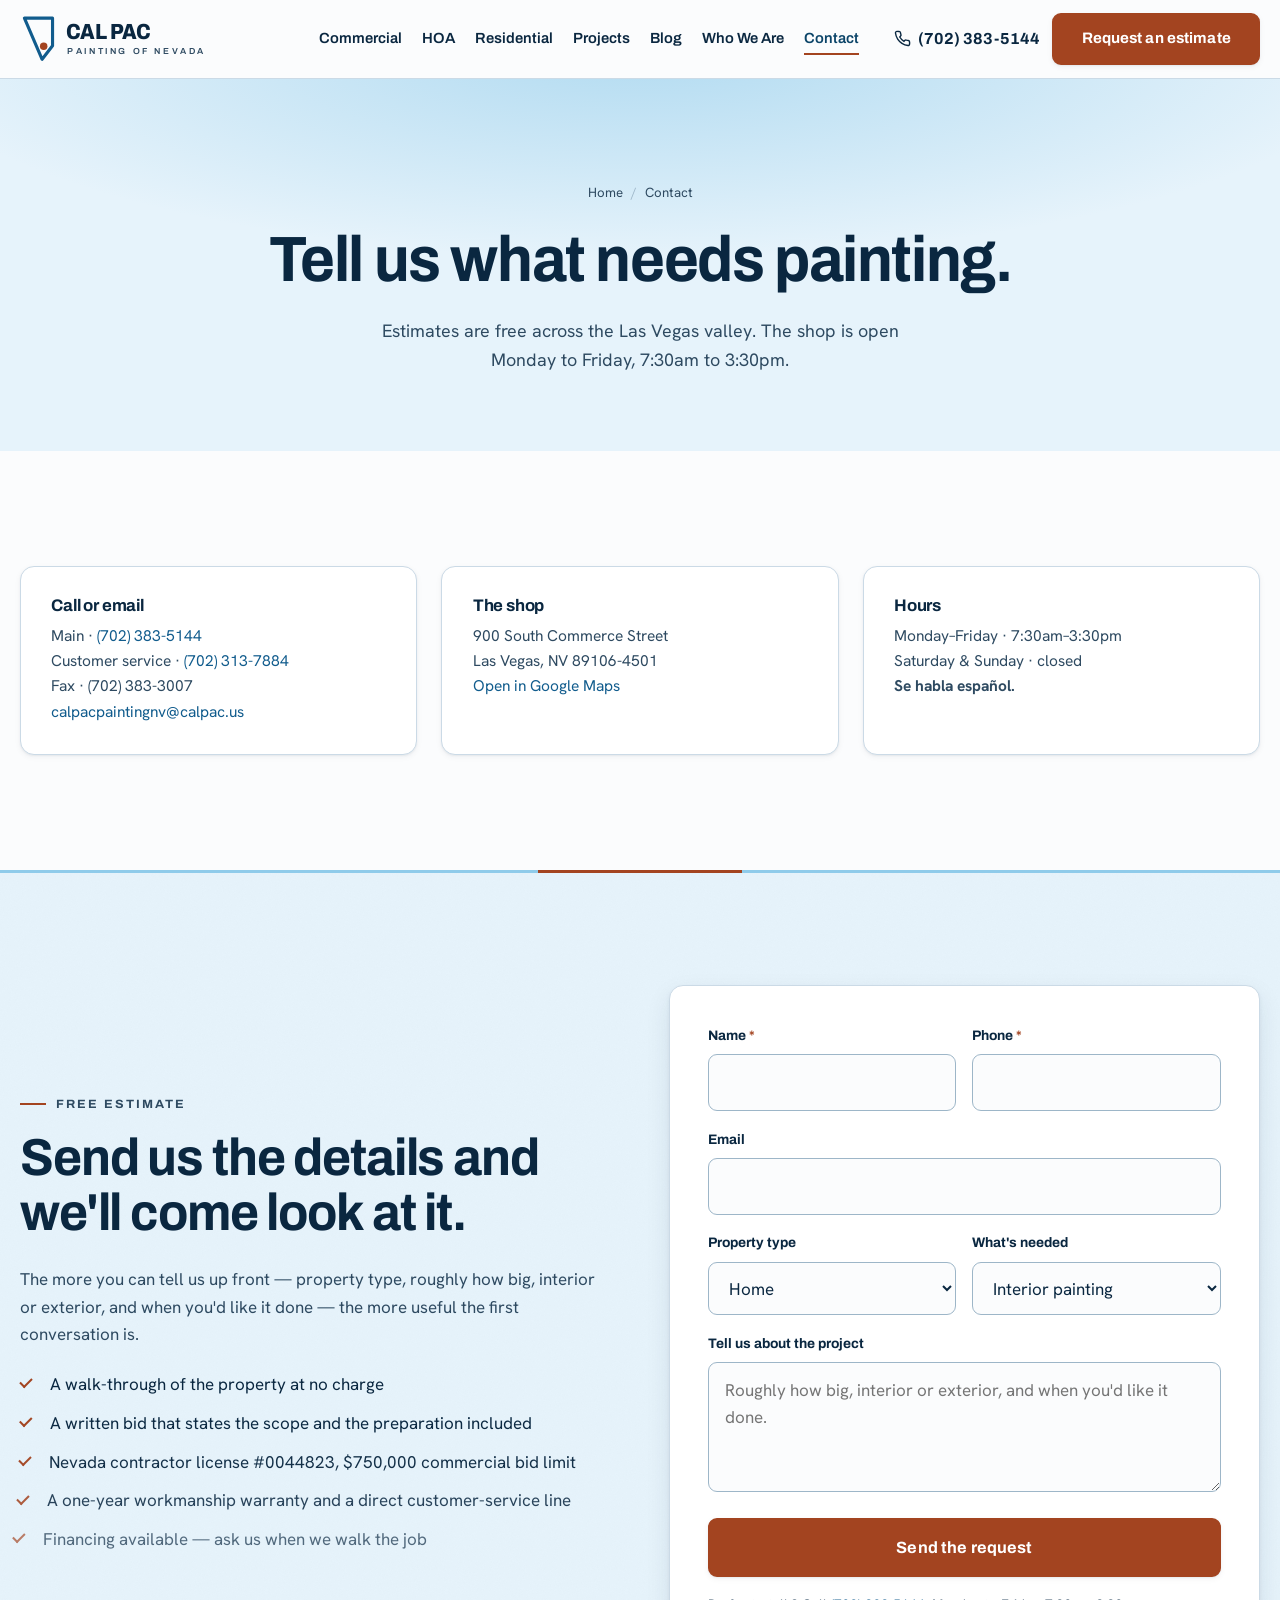
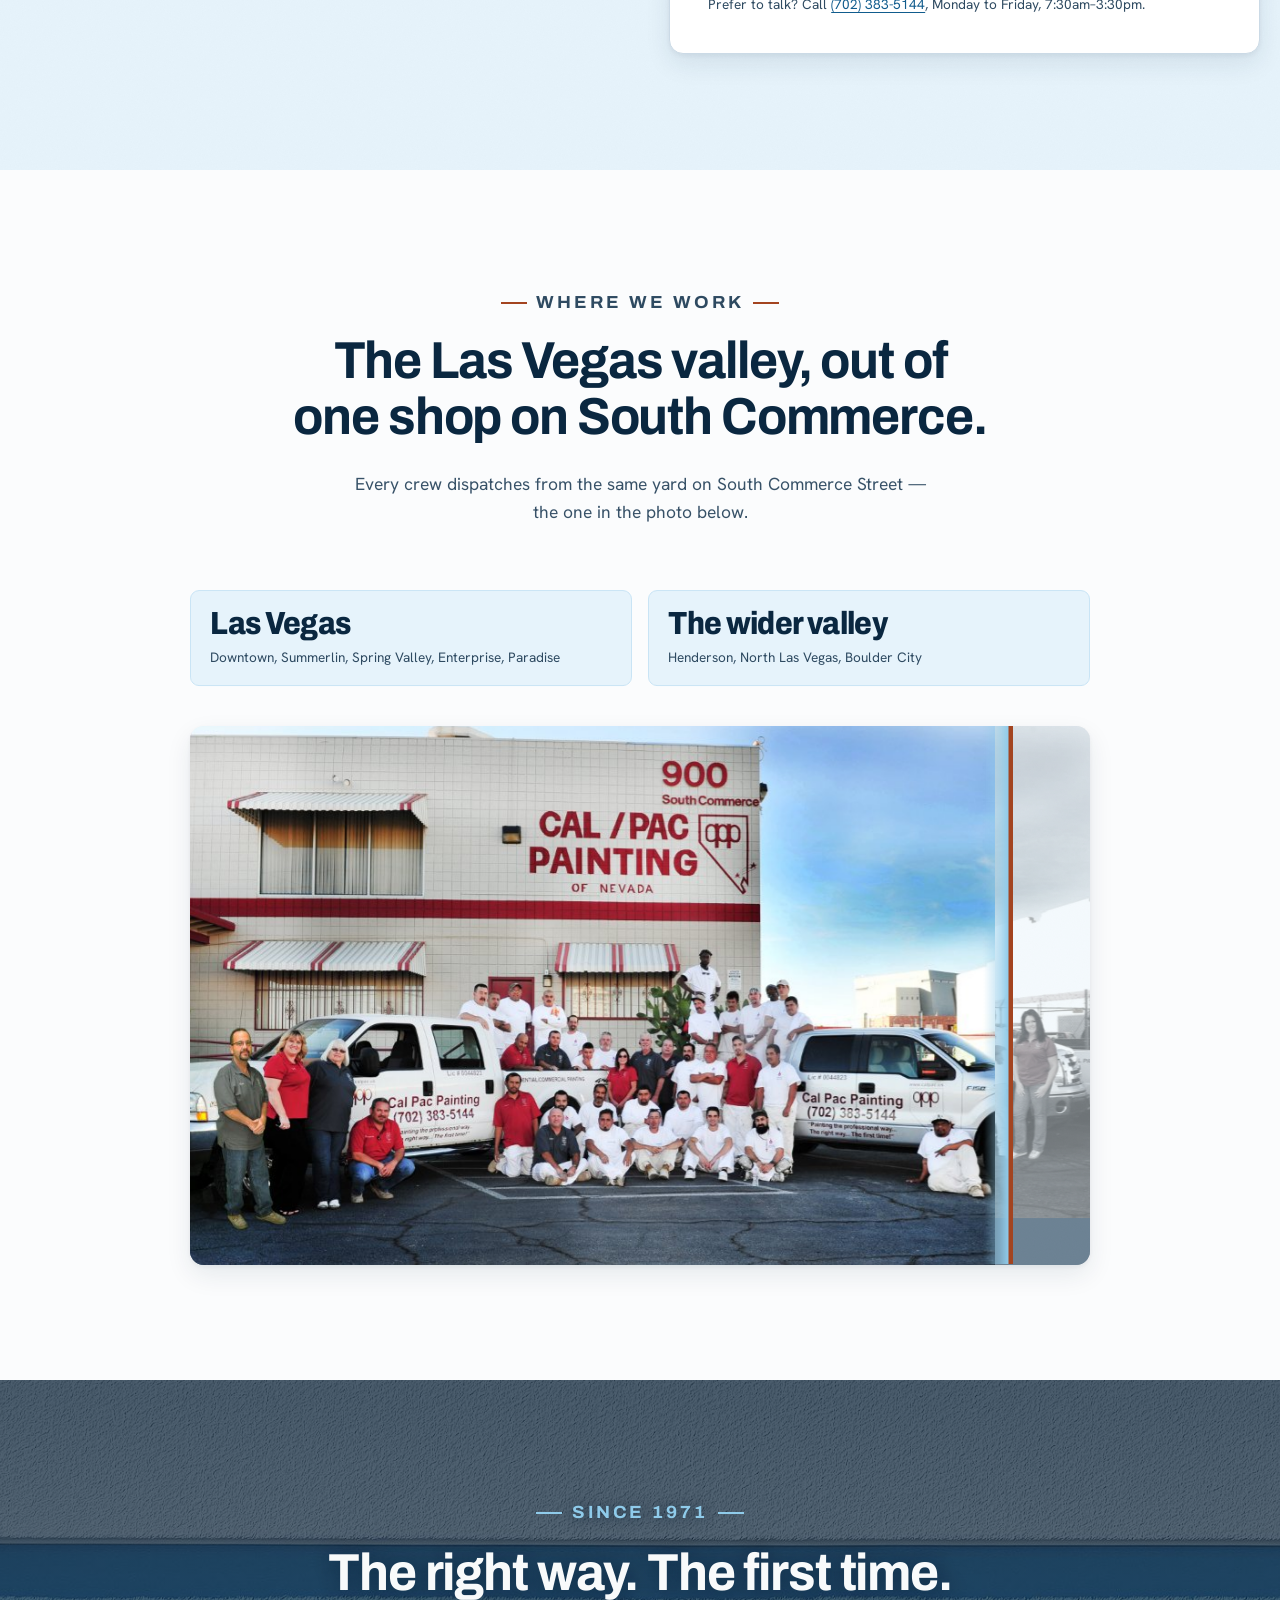
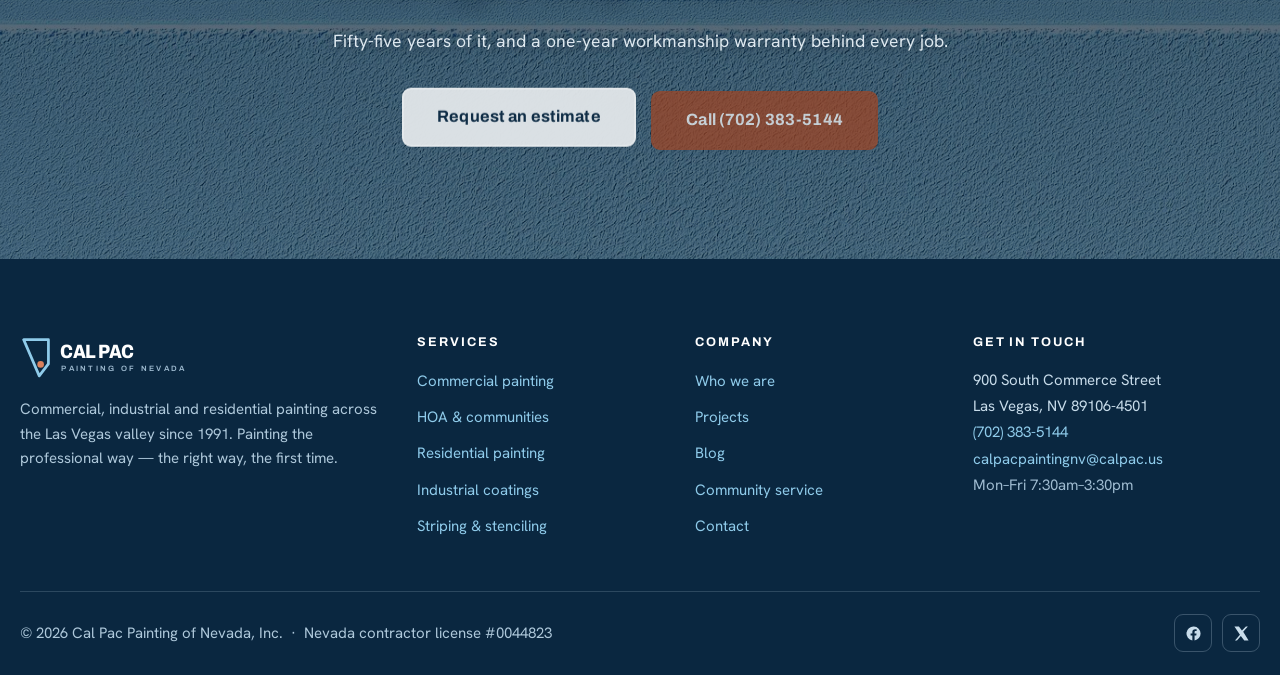
<file: contact.html>
<!DOCTYPE html>
<html lang="en">
<head>
<meta charset="utf-8">
<meta name="viewport" content="width=device-width, initial-scale=1">
<title>Contact Cal Pac Painting | Free Estimates in Las Vegas, NV</title>
<meta name="description" content="Request a free painting estimate from Cal Pac Painting, 900 South Commerce Street, Las Vegas. Call (702) 383-5144, Mon–Fri 7:30–3:30. Se habla español.">
<link rel="canonical" href="https://calpac.us/contact.html">
<meta name="robots" content="index, follow, max-image-preview:large">
<meta name="theme-color" content="#0A2740">

<meta property="og:type" content="website">
<meta property="og:site_name" content="Cal Pac Painting of Nevada, Inc.">
<meta property="og:title" content="Contact Cal Pac Painting | Free Estimates in Las Vegas">
<meta property="og:description" content="Request a free painting estimate. Call (702) 383-5144 or send us the details of your project.">
<meta property="og:url" content="https://calpac.us/contact.html">
<meta property="og:image" content="https://calpac.us/assets/img/hero-c-1600.jpg">
<meta property="og:image:width" content="1600">
<meta property="og:image:height" content="893">
<meta property="og:image:alt" content="A freshly painted desert-modern Las Vegas home with pale blue stucco, crisp white trim and palms">
<meta name="twitter:card" content="summary_large_image">
<meta name="twitter:title" content="Contact Cal Pac Painting | Free Estimates in Las Vegas">
<meta name="twitter:description" content="Request a free painting estimate. Call (702) 383-5144.">
<meta name="twitter:image" content="https://calpac.us/assets/img/hero-c-1600.jpg">

<link rel="icon" href="assets/favicon.svg" type="image/svg+xml">
<link rel="apple-touch-icon" href="assets/apple-touch-icon.png">
<link rel="preload" href="assets/fonts/b920293217.woff2" as="font" type="font/woff2" crossorigin>
<link rel="preload" href="assets/fonts/60503460da.woff2" as="font" type="font/woff2" crossorigin>
<script>document.documentElement.classList.add('js');window.__mfs=setTimeout(function(){document.documentElement.classList.add('motion-fail')},3000)</script>
<link rel="stylesheet" href="fonts.css">
<link rel="stylesheet" href="styles.css">

<script type="application/ld+json">
{
  "@context": "https://schema.org",
  "@graph": [
    {
      "@type": "ContactPage",
      "@id": "https://calpac.us/contact.html#webpage",
      "url": "https://calpac.us/contact.html",
      "name": "Contact Cal Pac Painting | Free Estimates in Las Vegas, NV",
      "description": "Contact details and free estimate request for Cal Pac Painting of Nevada, Inc. in Las Vegas.",
      "isPartOf": { "@id": "https://calpac.us/#website" },
      "about": { "@id": "https://calpac.us/#business" },
      "mainEntity": { "@id": "https://calpac.us/#business" },
      "inLanguage": "en-US"
    },
    {
      "@type": "BreadcrumbList",
      "@id": "https://calpac.us/contact.html#breadcrumb",
      "itemListElement": [
        { "@type": "ListItem", "position": 1, "name": "Home", "item": "https://calpac.us/" },
        { "@type": "ListItem", "position": 2, "name": "Contact", "item": "https://calpac.us/contact.html" }
      ]
    }
  ]
}
</script>
</head>
<body>
<a class="skip" href="#main">Skip to content</a>

<header class="masthead" id="masthead">
  <div class="shell masthead__in">
    <a class="brand" href="index.html" aria-label="Cal Pac Painting of Nevada — home">
      <svg viewBox="0 0 252 48" role="img" aria-label="Cal Pac Painting of Nevada">
        <path d="M4 4 H31 V30.5 L21 43.5 Z" fill="none" stroke="#115C8D" stroke-width="3" stroke-linejoin="round"/>
        <circle cx="22.5" cy="31" r="3.6" fill="#A34420"/>
        <text x="44" y="24" font-family="Archivo, Helvetica, Arial, sans-serif" font-size="21" font-weight="800"
              letter-spacing="-.6" fill="#0A2740" style="font-variation-settings:'wdth' 88">CAL PAC</text>
        <text x="45" y="38" font-family="Archivo, Helvetica, Arial, sans-serif" font-size="8.4" font-weight="600"
              letter-spacing="2.5" fill="#2E4A61">PAINTING OF NEVADA</text>
      </svg>
    </a>

    <nav class="nav" id="nav" aria-label="Primary">
      <a href="commercial.html">Commercial</a>
      <a href="hoa-painting.html">HOA</a>
      <a href="residential.html">Residential</a>
      <a href="projects.html">Projects</a>
      <a href="blog/index.html">Blog</a>
      <a href="about.html">Who We Are</a>
      <a href="contact.html" aria-current="page">Contact</a>
      <span class="nav__cta"><a class="nav__tel" href="tel:+17023835144"><svg viewBox="0 0 24 24" fill="none" stroke="currentColor" stroke-width="2" stroke-linecap="round" aria-hidden="true" style="width:16px;height:16px"><path d="M22 16.9v3a2 2 0 0 1-2.2 2 19.8 19.8 0 0 1-8.6-3.1 19.5 19.5 0 0 1-6-6A19.8 19.8 0 0 1 2.1 4.2 2 2 0 0 1 4.1 2h3a2 2 0 0 1 2 1.7c.1 1 .4 1.9.7 2.8a2 2 0 0 1-.5 2.1L8.1 9.9a16 16 0 0 0 6 6l1.3-1.3a2 2 0 0 1 2.1-.4c.9.3 1.8.6 2.8.7a2 2 0 0 1 1.7 2z"/></svg>(702) 383-5144</a><a class="btn btn--clay" href="#estimate">Request an estimate</a></span>
    </nav>

    <div class="masthead__cta">
      <a class="tel-link" href="tel:+17023835144">
        <svg viewBox="0 0 24 24" fill="none" stroke="currentColor" stroke-width="2" stroke-linecap="round" aria-hidden="true"><path d="M22 16.9v3a2 2 0 0 1-2.2 2 19.8 19.8 0 0 1-8.6-3.1 19.5 19.5 0 0 1-6-6A19.8 19.8 0 0 1 2.1 4.2 2 2 0 0 1 4.1 2h3a2 2 0 0 1 2 1.7c.1 1 .4 1.9.7 2.8a2 2 0 0 1-.5 2.1L8.1 9.9a16 16 0 0 0 6 6l1.3-1.3a2 2 0 0 1 2.1-.4c.9.3 1.8.6 2.8.7a2 2 0 0 1 1.7 2z"/></svg>
        (702) 383-5144
      </a>
      <a class="btn btn--clay" href="#estimate">Request an estimate</a>
    </div>

    <button class="navtoggle" id="navtoggle" aria-expanded="false" aria-controls="nav" aria-label="Menu">
      <span></span>
    </button>
  </div>
</header>

<main id="main">

  <section class="pagehead">
    <div class="shell">
      <nav aria-label="Breadcrumb">
      <ol class="crumbs">
        <li><a href="index.html">Home</a></li>
        <li aria-current="page">Contact</li>
      </ol>
      </nav>
      <h1>Tell us what needs painting.</h1>
      <p>Estimates are free across the Las&nbsp;Vegas valley. The shop is open Monday to Friday, 7:30am to 3:30pm.</p>
    </div>
  </section>

  <!-- contact details -->
  <section class="band band--paper" aria-labelledby="reach-h">
    <div class="shell">
      <h2 id="reach-h" class="sr-only">How to reach Cal Pac Painting</h2>
      <div class="info-grid">
        <div class="info reveal">
          <h3>Call or email</h3>
          <p>
            Main &middot; <a href="tel:+17023835144">(702) 383-5144</a><br>
            Customer service &middot; <a href="tel:+17023137884">(702) 313-7884</a><br>
            Fax &middot; (702) 383-3007<br>
            <a href="mailto:calpacpaintingnv@calpac.us">calpacpaintingnv@calpac.us</a>
          </p>
        </div>
        <div class="info reveal">
          <h3>The shop</h3>
          <p>
            900 South Commerce Street<br>
            Las Vegas, NV 89106-4501<br>
            <a href="https://www.google.com/maps/search/?api=1&amp;query=900+South+Commerce+Street+Las+Vegas+NV+89106" rel="noopener">Open in Google Maps</a>
          </p>
        </div>
        <div class="info reveal">
          <h3>Hours</h3>
          <p>
            Monday&ndash;Friday &middot; 7:30am&ndash;3:30pm<br>
            Saturday &amp; Sunday &middot; closed<br>
            <strong>Se habla espa&ntilde;ol.</strong>
          </p>
        </div>
      </div>
    </div>
  </section>

  <!-- the form -->
  <section class="band band--tint grain edge-top" id="estimate" aria-labelledby="form-h">
    <div class="shell">
      <div class="split">
        <div class="split__body reveal">
          <p class="eyebrow">Free estimate</p>
          <h2 id="form-h">Send us the details and we'll come look at it.</h2>
          <p>The more you can tell us up front — property type, roughly how big, interior or exterior, and when you'd like it done — the more useful the first conversation is.</p>
          <ul class="ticks">
            <li>A walk-through of the property at no charge</li>
            <li>A written bid that states the scope and the preparation included</li>
            <li>Nevada contractor license #0044823, $750,000 commercial bid limit</li>
            <li>A one-year workmanship warranty and a direct customer-service line</li>
            <li>Financing available &mdash; ask us when we walk the job</li>
          </ul>
        </div>

        <div class="reveal">
          <div class="form-wrap">
            <form id="estimate-form" novalidate>
              <p class="hp" aria-hidden="true">
                <label for="company_website">Leave this field empty</label>
                <input type="text" id="company_website" name="company_website" tabindex="-1" autocomplete="off">
              </p>

              <div class="field-row">
                <div class="field">
                  <label for="f-name">Name <span class="req" aria-hidden="true">*</span></label>
                  <input type="text" id="f-name" name="name" required autocomplete="name">
                </div>
                <div class="field">
                  <label for="f-phone">Phone <span class="req" aria-hidden="true">*</span></label>
                  <input type="tel" id="f-phone" name="phone" required autocomplete="tel">
                </div>
              </div>

              <div class="field">
                <label for="f-email">Email</label>
                <input type="email" id="f-email" name="email" autocomplete="email">
              </div>

              <div class="field-row">
                <div class="field">
                  <label for="f-type">Property type</label>
                  <select id="f-type" name="type">
                    <option>Home</option>
                    <option>HOA / community association</option>
                    <option>Commercial building or plaza</option>
                    <option>Apartment / multifamily</option>
                    <option>Industrial</option>
                    <option>Other</option>
                  </select>
                </div>
                <div class="field">
                  <label for="f-service">What's needed</label>
                  <select id="f-service" name="service">
                    <option>Interior painting</option>
                    <option>Exterior painting</option>
                    <option>Full community repaint</option>
                    <option>Tenant improvement</option>
                    <option>Industrial or epoxy coatings</option>
                    <option>Graffiti removal</option>
                    <option>Parking striping &amp; stenciling</option>
                    <option>Staining or wood restoration</option>
                    <option>Not sure yet</option>
                  </select>
                </div>
              </div>

              <div class="field">
                <label for="f-message">Tell us about the project</label>
                <textarea id="f-message" name="message" placeholder="Roughly how big, interior or exterior, and when you'd like it done."></textarea>
              </div>

              <button class="btn btn--clay btn--lg" type="submit" style="width:100%">Send the request</button>

              <p class="form-note" id="form-status" hidden role="status"></p>
              <p class="form-note">
                Prefer to talk? Call <a href="tel:+17023835144">(702) 383-5144</a>, Monday to Friday, 7:30am&ndash;3:30pm.
              </p>
            </form>
          </div>
        </div>
      </div>
    </div>
  </section>

  <!-- service area -->
  <section class="band band--paper" aria-labelledby="area-h">
    <div class="shell">
      <div class="section-head center reveal">
        <p class="eyebrow is-centered">Where we work</p>
        <h2 id="area-h">The Las Vegas valley, out of one shop on South Commerce.</h2>
        <p>Every crew dispatches from the same yard on South Commerce Street — the one in the photo below.</p>
      </div>

      <div class="stat-row reveal" style="max-width:900px;margin-inline:auto">
        <div class="stat"><b>Las Vegas</b><span>Downtown, Summerlin, Spring Valley, Enterprise, Paradise</span></div>
        <div class="stat"><b>The wider valley</b><span>Henderson, North Las Vegas, Boulder City</span></div>
      </div>

      <figure class="crew__media reveal" style="margin:2.5rem auto 0;max-width:900px">
        <img src="assets/team/crew.jpg" width="1100" height="598" loading="lazy" decoding="async"
             alt="The Cal Pac Painting crew and two company trucks outside the 900 South Commerce Street yard in Las Vegas">
        <figcaption>The crew at 900 South Commerce Street, Las&nbsp;Vegas.</figcaption>
      </figure>
    </div>
  </section>

  <!-- CTA -->
  <section class="cta" aria-labelledby="cta-h">
    <div class="cta__media">
      <img src="assets/img/wall-1600.jpg"
           srcset="assets/img/wall-1000.jpg 1000w, assets/img/wall-1600.jpg 1600w"
           sizes="100vw" width="2400" height="1029" loading="lazy" decoding="async"
           alt="A freshly painted exterior wall split by one straight line where pale blue meets white">
    </div>
    <div class="shell">
      <p class="eyebrow is-centered">Since 1971</p>
      <h2 id="cta-h">The right way. The first time.</h2>
      <p>Fifty-five years of it, and a one-year workmanship warranty behind every job.</p>
      <div class="cta__row">
        <a class="btn btn--onphoto btn--lg" href="#estimate">Request an estimate</a>
        <a class="btn btn--clay btn--lg" href="tel:+17023835144">Call (702) 383-5144</a>
      </div>
    </div>
  </section>

</main>

<footer class="foot">
  <div class="shell">
    <div class="foot__grid">
      <div class="foot__brand">
        <svg viewBox="0 0 252 48" role="img" aria-label="Cal Pac Painting of Nevada">
          <path d="M4 4 H31 V30.5 L21 43.5 Z" fill="none" stroke="#8FCBEA" stroke-width="3" stroke-linejoin="round"/>
          <circle cx="22.5" cy="31" r="3.6" fill="#D9805C"/>
          <text x="44" y="24" font-family="Archivo, Helvetica, Arial, sans-serif" font-size="21" font-weight="800" letter-spacing="-.6" fill="#FFFFFF" style="font-variation-settings:'wdth' 88">CAL PAC</text>
          <text x="45" y="38" font-family="Archivo, Helvetica, Arial, sans-serif" font-size="8.4" font-weight="600" letter-spacing="2.5" fill="#9FBBD0">PAINTING OF NEVADA</text>
        </svg>
        <p>Commercial, industrial and residential painting across the Las&nbsp;Vegas valley since 1991. Painting the professional way — the right way, the first time.</p>
      </div>

      <div>
        <h4>Services</h4>
        <ul>
          <li><a href="commercial.html">Commercial painting</a></li>
          <li><a href="hoa-painting.html">HOA &amp; communities</a></li>
          <li><a href="residential.html">Residential painting</a></li>
          <li><a href="commercial.html#coatings">Industrial coatings</a></li>
          <li><a href="commercial.html#striping">Striping &amp; stenciling</a></li>
        </ul>
      </div>

      <div>
        <h4>Company</h4>
        <ul>
          <li><a href="about.html">Who we are</a></li>
          <li><a href="projects.html">Projects</a></li>
          <li><a href="blog/index.html">Blog</a></li>
          <li><a href="about.html#community">Community service</a></li>
          <li><a href="contact.html">Contact</a></li>
        </ul>
      </div>

      <div>
        <h4>Get in touch</h4>
        <address>
          900 South Commerce Street<br>
          Las Vegas, NV 89106-4501<br>
          <a href="tel:+17023835144">(702) 383-5144</a><br>
          <a href="mailto:calpacpaintingnv@calpac.us">calpacpaintingnv@calpac.us</a><br>
          <span style="color:#9FBBD0">Mon–Fri 7:30am–3:30pm</span>
        </address>
      </div>
    </div>

    <div class="foot__bar">
      <p style="margin:0">&copy; <span id="yr">2026</span> Cal Pac Painting of Nevada, Inc. &nbsp;&middot;&nbsp; Nevada contractor license #0044823</p>
      <div class="foot__social">
        <a href="https://www.facebook.com/calpacnv" aria-label="Cal Pac Painting on Facebook" rel="noopener">
          <svg viewBox="0 0 24 24" aria-hidden="true"><path d="M22 12a10 10 0 1 0-11.6 9.9v-7H7.9V12h2.5V9.8c0-2.5 1.5-3.9 3.8-3.9 1.1 0 2.2.2 2.2.2v2.5h-1.3c-1.2 0-1.6.8-1.6 1.6V12h2.8l-.4 2.9h-2.4v7A10 10 0 0 0 22 12z"/></svg>
        </a>
        <a href="https://twitter.com/calpacpainting" aria-label="Cal Pac Painting on X" rel="noopener">
          <svg viewBox="0 0 24 24" aria-hidden="true"><path d="M18.2 2H21l-6.6 7.6L22 22h-6.1l-4.8-6.3L5.6 22H2.8l7-8.1L2 2h6.3l4.3 5.7L18.2 2z"/></svg>
        </a>
      </div>
    </div>
  </div>
</footer>


<nav class="mobilebar" aria-label="Call or request an estimate">
  <a class="btn btn--call" href="tel:+17023835144">
    <svg viewBox="0 0 24 24" fill="none" stroke="currentColor" stroke-width="2" stroke-linecap="round" aria-hidden="true" style="width:17px;height:17px"><path d="M22 16.9v3a2 2 0 0 1-2.2 2 19.8 19.8 0 0 1-8.6-3.1 19.5 19.5 0 0 1-6-6A19.8 19.8 0 0 1 2.1 4.2 2 2 0 0 1 4.1 2h3a2 2 0 0 1 2 1.7c.1 1 .4 1.9.7 2.8a2 2 0 0 1-.5 2.1L8.1 9.9a16 16 0 0 0 6 6l1.3-1.3a2 2 0 0 1 2.1-.4c.9.3 1.8.6 2.8.7a2 2 0 0 1 1.7 2z"/></svg>
    Call now
  </a>
  <a class="btn btn--clay" href="#estimate">Free estimate</a>
</nav>
<script src="assets/js/gsap.min.js" defer></script>
<script src="assets/js/ScrollTrigger.min.js" defer></script>
<script src="assets/js/SplitText.min.js" defer></script>
<script src="app.js" defer></script>
<script src="motion.js" defer></script>
</body>
</html>
</file>
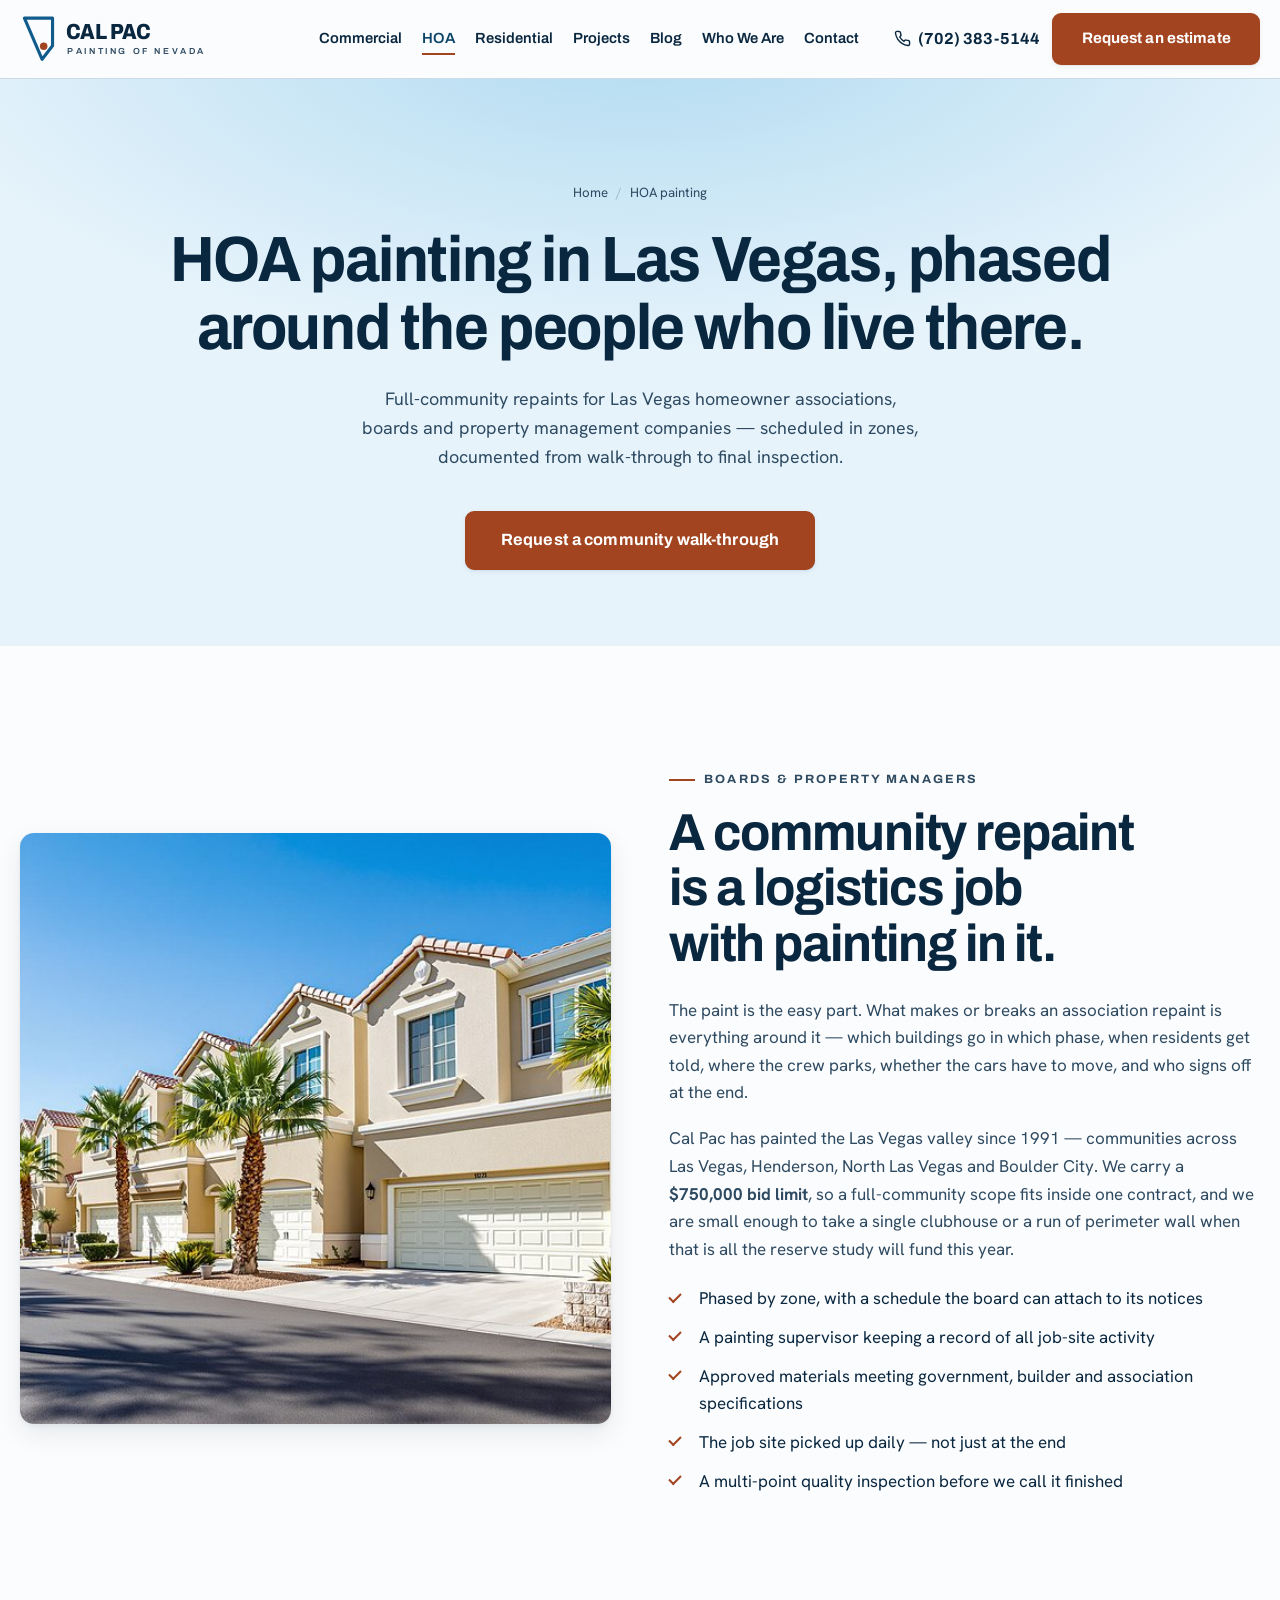
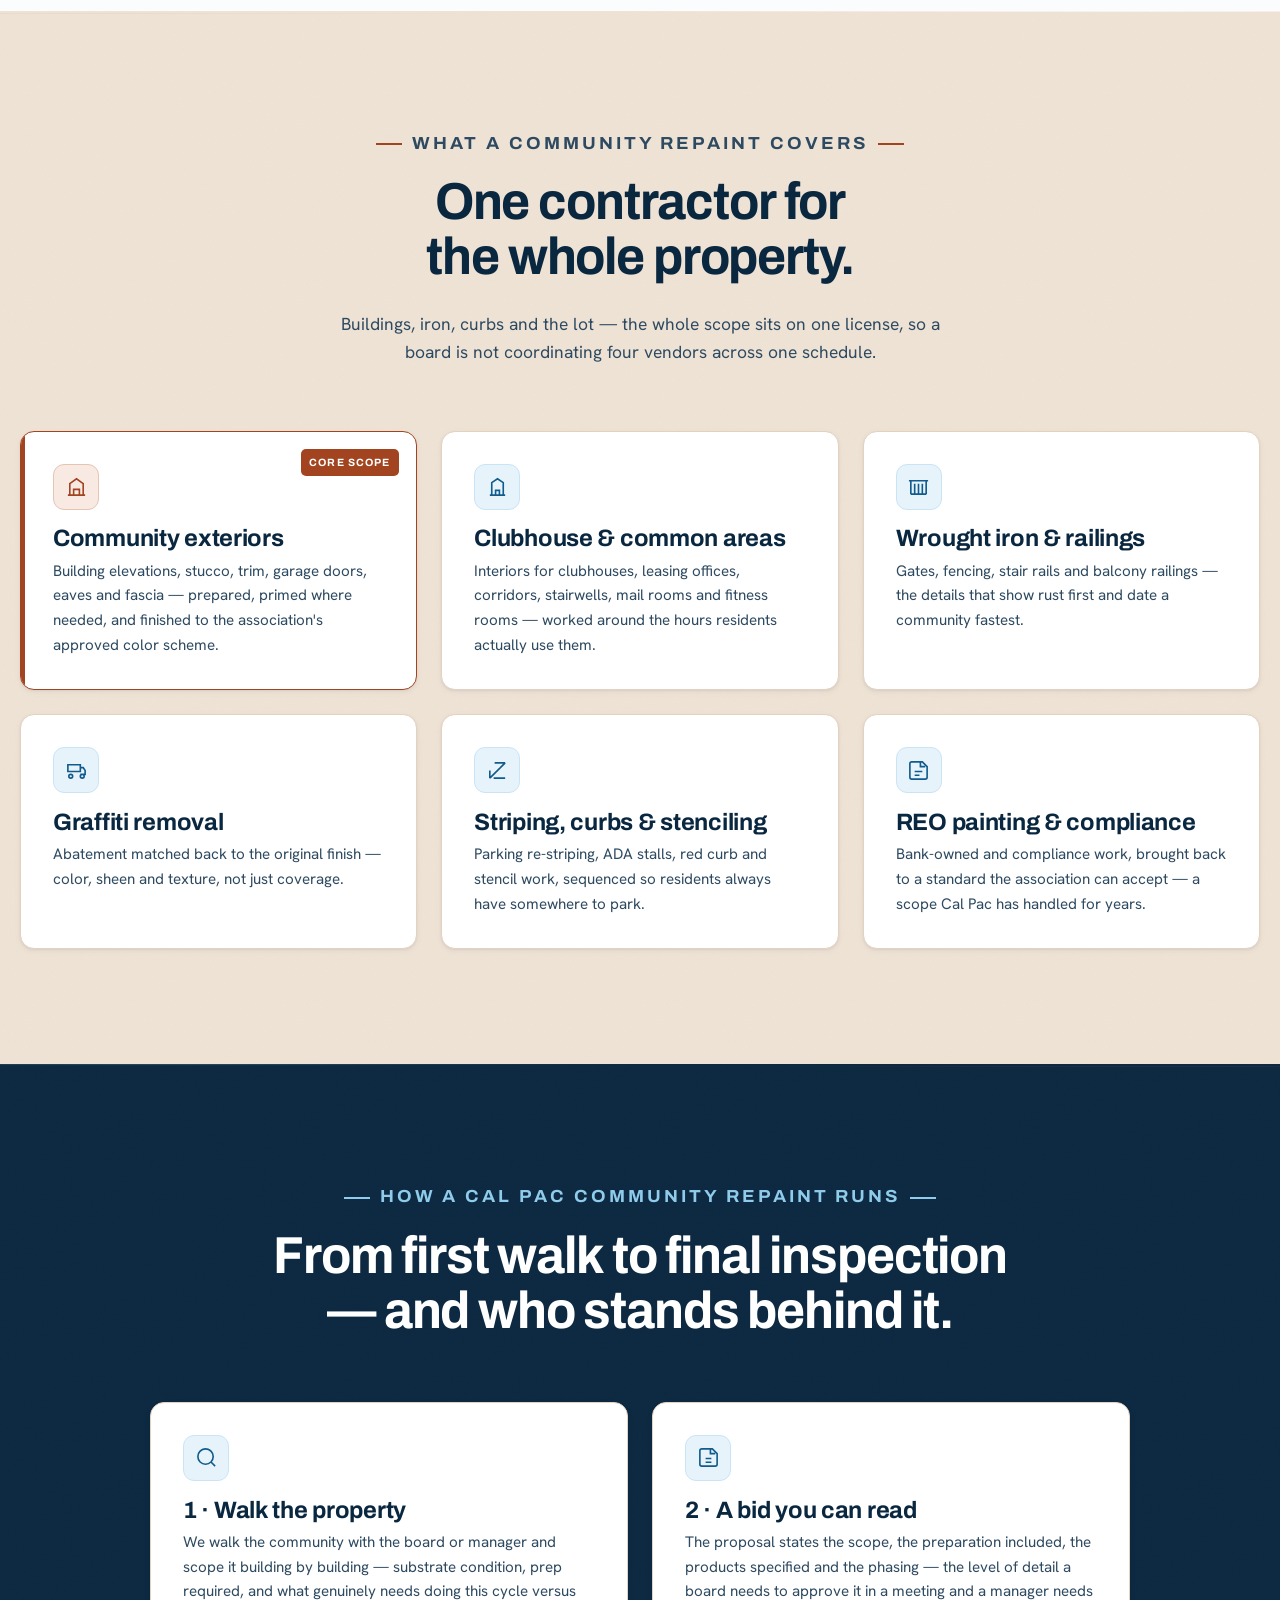
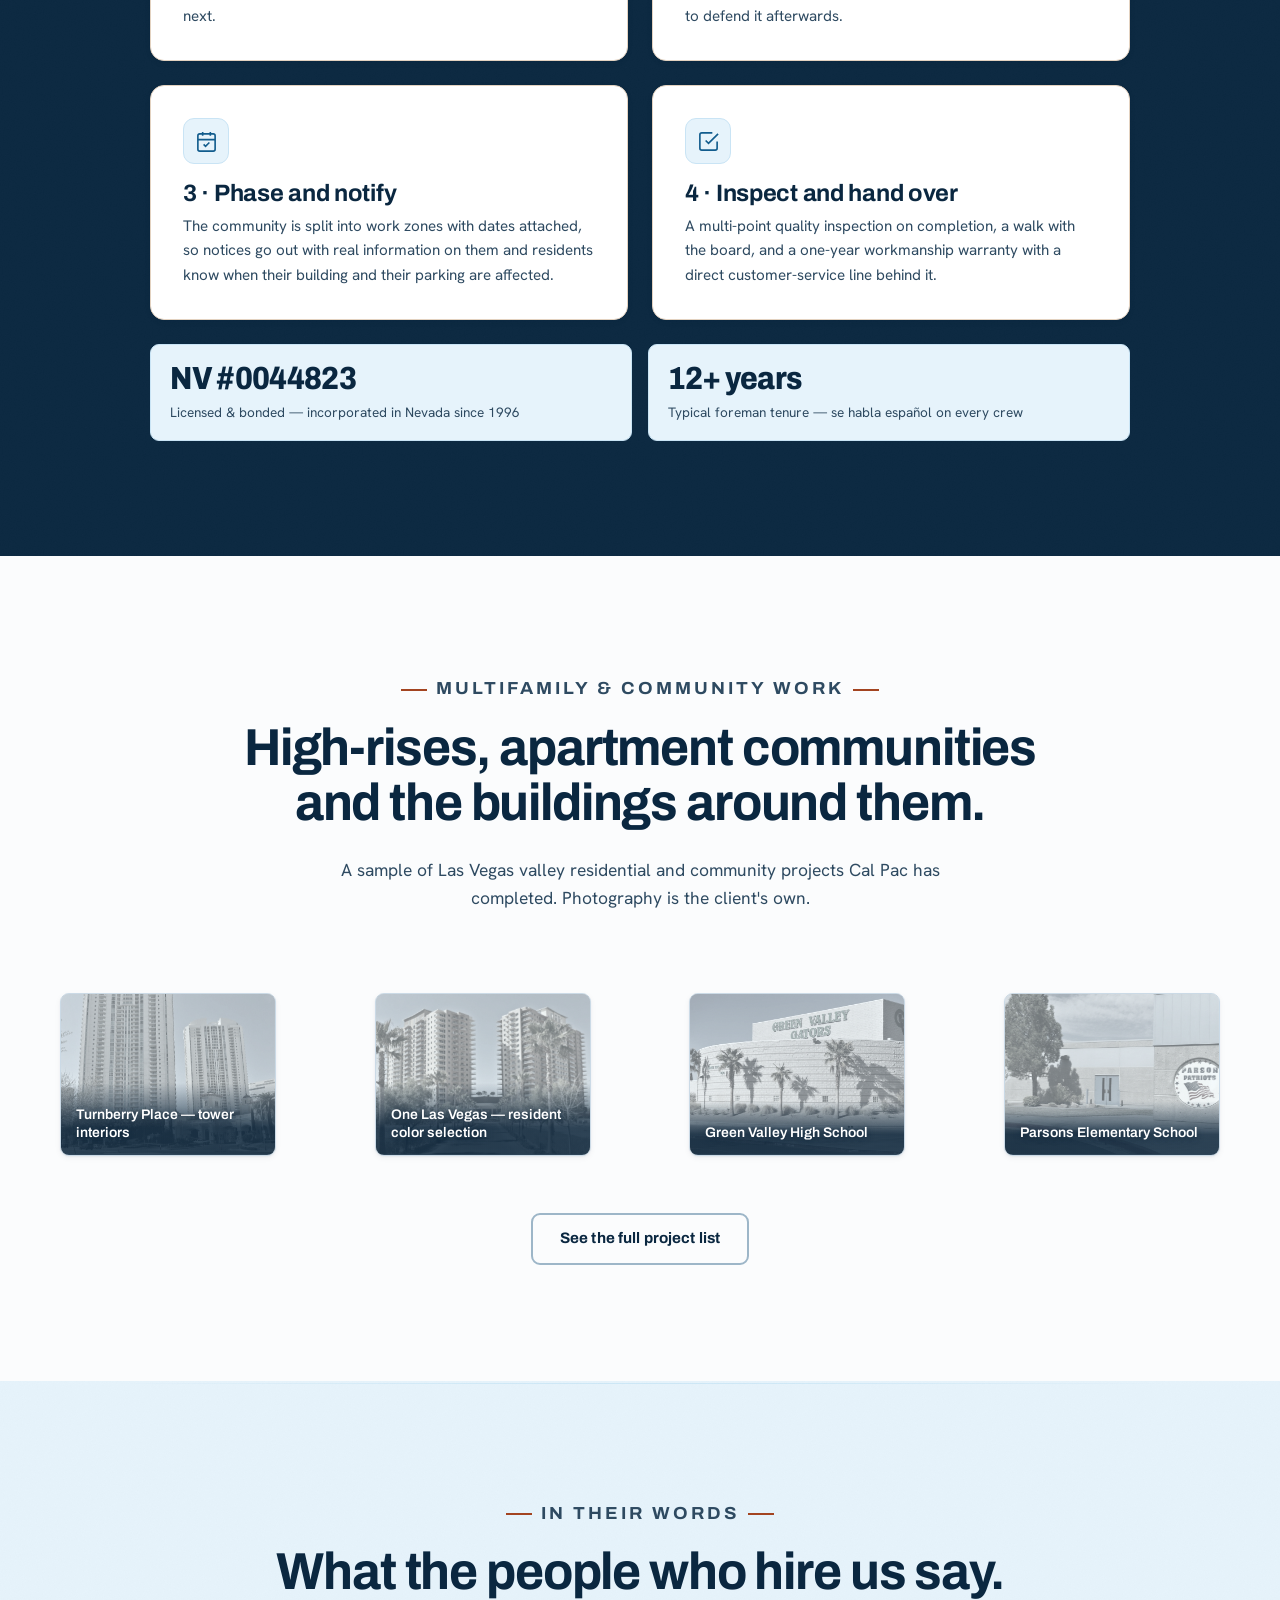
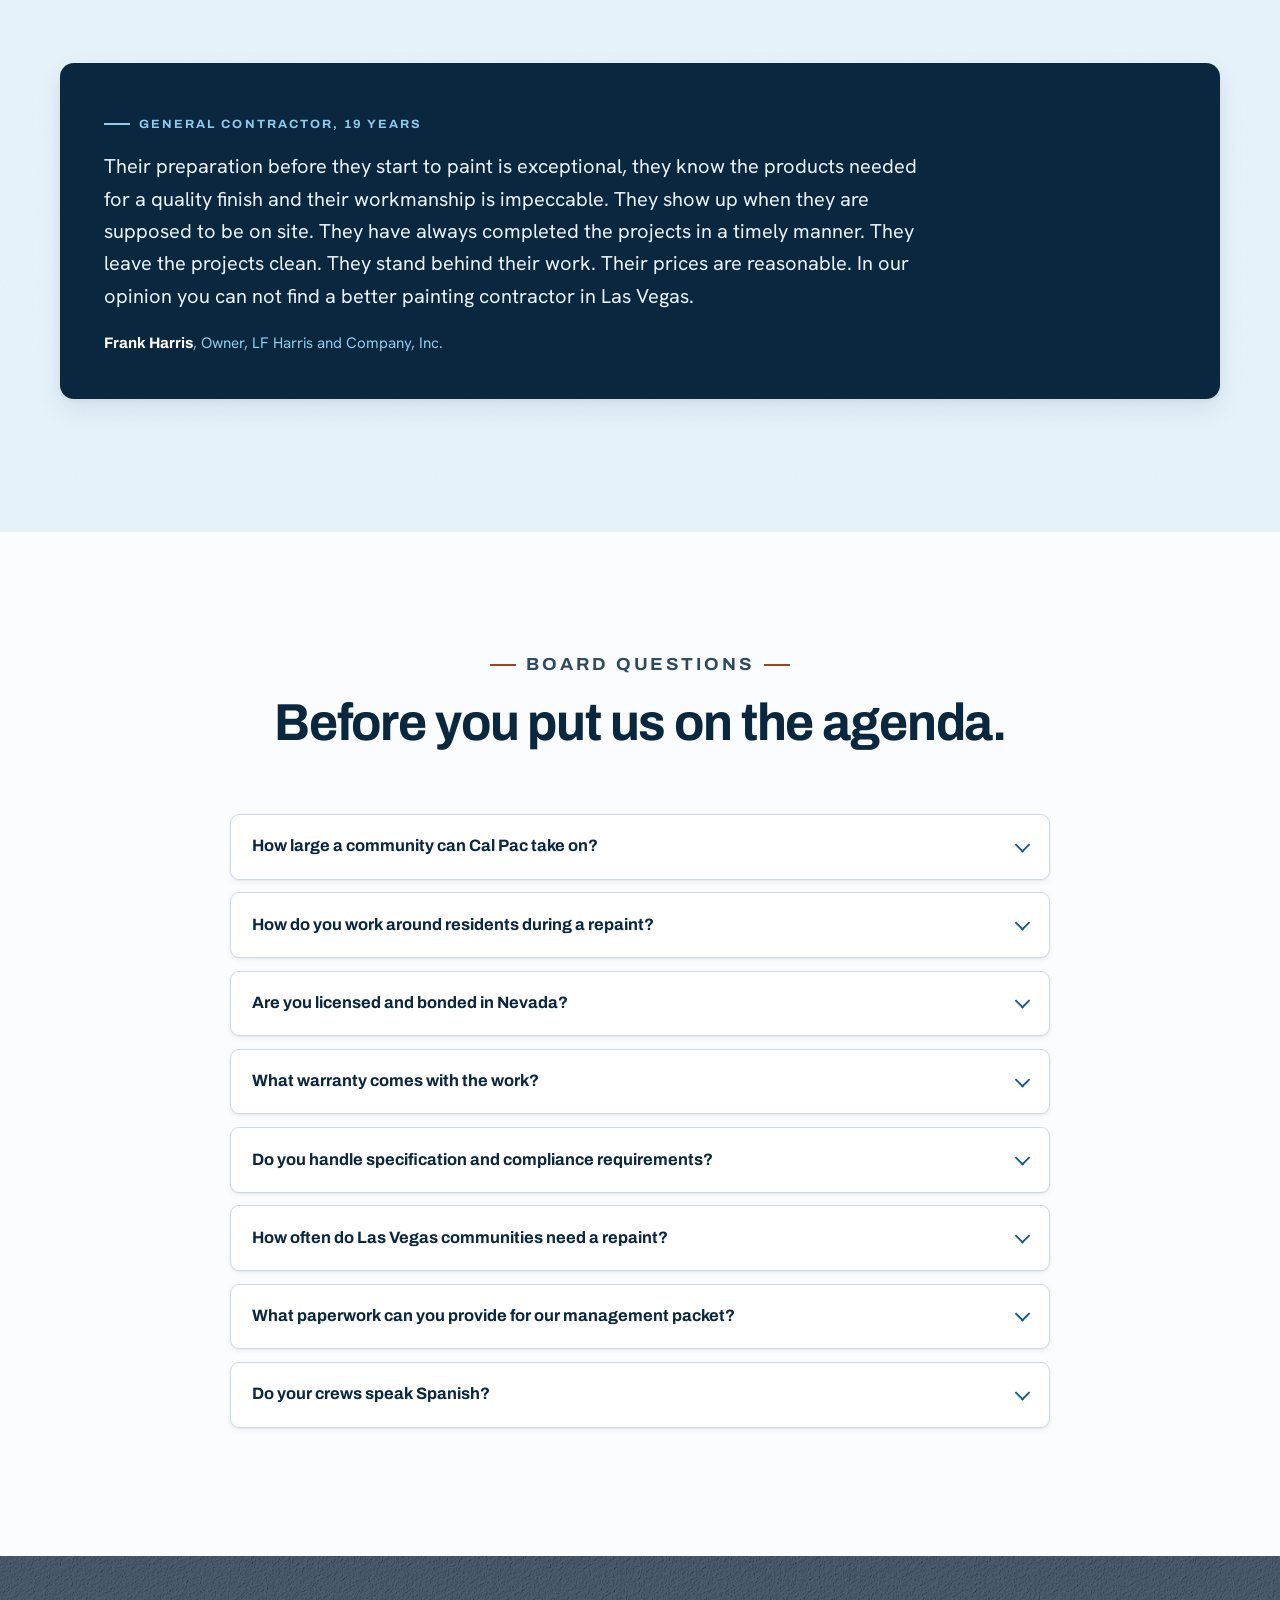
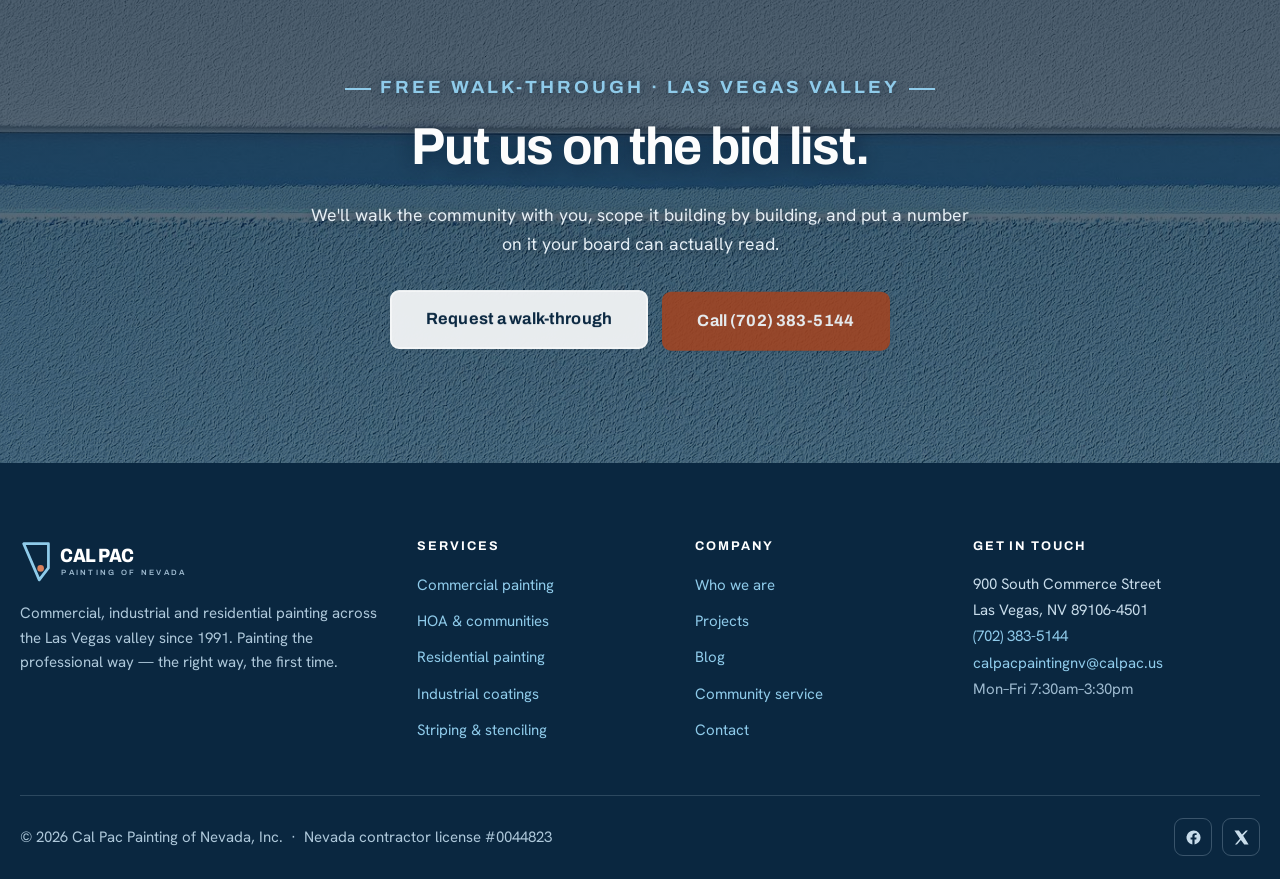
<file: hoa-painting.html>
<!DOCTYPE html>
<html lang="en">
<head>
<meta charset="utf-8">
<meta name="viewport" content="width=device-width, initial-scale=1">
<title>HOA Painting Las Vegas | Cal Pac Painting of Nevada</title>
<meta name="description" content="HOA painting for Las Vegas communities — phased around residents, documented end to end. NV license #0044823, 1-year workmanship warranty. Free walk-throughs.">
<link rel="canonical" href="https://calpac.us/hoa-painting.html">
<meta name="robots" content="index, follow, max-image-preview:large">
<meta name="theme-color" content="#0A2740">

<meta property="og:type" content="website">
<meta property="og:site_name" content="Cal Pac Painting of Nevada, Inc.">
<meta property="og:title" content="HOA Painting in Las Vegas | Community Repaints | Cal Pac Painting">
<meta property="og:description" content="Full-community repaints for Las Vegas HOAs, boards and property managers — phased around residents and documented end to end.">
<meta property="og:url" content="https://calpac.us/hoa-painting.html">
<meta property="og:image" content="https://calpac.us/assets/img/hoa-2000.jpg">
<meta property="og:image:width" content="2000">
<meta property="og:image:height" content="1333">
<meta property="og:image:alt" content="A Las Vegas residential community with freshly repainted stucco and crisp white trim">
<meta name="twitter:card" content="summary_large_image">
<meta name="twitter:title" content="HOA Painting in Las Vegas | Cal Pac Painting">
<meta name="twitter:description" content="Full-community repaints for Las Vegas HOAs, boards and property managers.">
<meta name="twitter:image" content="https://calpac.us/assets/img/hoa-2000.jpg">

<link rel="icon" href="assets/favicon.svg" type="image/svg+xml">
<link rel="apple-touch-icon" href="assets/apple-touch-icon.png">
<link rel="preload" href="assets/fonts/b920293217.woff2" as="font" type="font/woff2" crossorigin>
<link rel="preload" href="assets/fonts/60503460da.woff2" as="font" type="font/woff2" crossorigin>
<script>document.documentElement.classList.add('js');window.__mfs=setTimeout(function(){document.documentElement.classList.add('motion-fail')},3000)</script>
<link rel="stylesheet" href="fonts.css">
<link rel="stylesheet" href="styles.css">

<script type="application/ld+json">
{
  "@context": "https://schema.org",
  "@graph": [
    {
      "@type": "WebPage",
      "@id": "https://calpac.us/hoa-painting.html#webpage",
      "url": "https://calpac.us/hoa-painting.html",
      "name": "HOA Painting in Las Vegas | Community Repaints | Cal Pac Painting",
      "description": "HOA and community association painting across the Las Vegas valley, phased around residents and documented from walk-through to final inspection.",
      "isPartOf": { "@id": "https://calpac.us/#website" },
      "about": { "@id": "https://calpac.us/#business" },
      "inLanguage": "en-US"
    },
    {
      "@type": "BreadcrumbList",
      "@id": "https://calpac.us/hoa-painting.html#breadcrumb",
      "itemListElement": [
        { "@type": "ListItem", "position": 1, "name": "Home", "item": "https://calpac.us/" },
        { "@type": "ListItem", "position": 2, "name": "HOA painting", "item": "https://calpac.us/hoa-painting.html" }
      ]
    },
    {
      "@type": "Service",
      "@id": "https://calpac.us/hoa-painting.html#service",
      "url": "https://calpac.us/hoa-painting.html",
      "name": "HOA and community association painting",
      "serviceType": "HOA and community association painting",
      "description": "Full-community exterior and common-area repaints for homeowner associations, boards and property management companies in the Las Vegas valley, including REO painting and compliance work.",
      "provider": { "@id": "https://calpac.us/#business" },
      "areaServed": [
        { "@type": "City", "name": "Las Vegas" },
        { "@type": "City", "name": "Henderson" },
        { "@type": "City", "name": "North Las Vegas" },
        { "@type": "City", "name": "Boulder City" }
      ],
      "hasOfferCatalog": {
        "@type": "OfferCatalog",
        "name": "HOA painting services",
        "itemListElement": [
          { "@type": "Offer", "itemOffered": { "@type": "Service", "name": "Community exterior repaints" } },
          { "@type": "Offer", "itemOffered": { "@type": "Service", "name": "Common area and clubhouse interiors" } },
          { "@type": "Offer", "itemOffered": { "@type": "Service", "name": "Wrought iron and railing painting" } },
          { "@type": "Offer", "itemOffered": { "@type": "Service", "name": "Graffiti removal" } },
          { "@type": "Offer", "itemOffered": { "@type": "Service", "name": "Parking and curb re-striping" } },
          { "@type": "Offer", "itemOffered": { "@type": "Service", "name": "REO painting and compliance" } }
        ]
      }
    },
    {
      "@type": "FAQPage",
      "@id": "https://calpac.us/hoa-painting.html#faq",
      "mainEntity": [
        {
          "@type": "Question",
          "name": "How large a community can Cal Pac take on?",
          "acceptedAnswer": {
            "@type": "Answer",
            "text": "Cal Pac carries a $750,000 commercial bid limit, which covers most full-community repaints in the Las Vegas valley. We are also set up for smaller scopes — a single building, a clubhouse, a run of perimeter wall — so a board does not have to bundle work it is not ready to fund."
          }
        },
        {
          "@type": "Question",
          "name": "How do you work around residents during a repaint?",
          "acceptedAnswer": {
            "@type": "Answer",
            "text": "The community gets split into work zones with dates attached, so board notices go out with real information on them. A painting supervisor keeps the job-site record as the work happens, and the crew leaves each zone picked up at the end of the day."
          }
        },
        {
          "@type": "Question",
          "name": "Are you licensed and bonded in Nevada?",
          "acceptedAnswer": {
            "@type": "Answer",
            "text": "Yes. Cal Pac Painting of Nevada, Inc. holds Nevada contractor license #0044823. The company was founded in California in 1971, expanded into the Las Vegas valley in 1991, and incorporated in Nevada in 1996."
          }
        },
        {
          "@type": "Question",
          "name": "What warranty comes with the work?",
          "acceptedAnswer": {
            "@type": "Answer",
            "text": "Every client receives a one-year workmanship warranty and a direct customer-service telephone line. Every job also gets a multi-point quality inspection on completion."
          }
        },
        {
          "@type": "Question",
          "name": "Do you handle specification and compliance requirements?",
          "acceptedAnswer": {
            "@type": "Answer",
            "text": "Yes. Meeting government, builder and association specifications on each project is a priority for us, and we use only approved materials, supplies and equipment. Cal Pac also does REO painting and compliance work."
          }
        },
        {
          "@type": "Question",
          "name": "How often do Las Vegas communities need a repaint?",
          "acceptedAnswer": {
            "@type": "Answer",
            "text": "There is no single number — desert sun, stucco condition, the quality of the last paint job and the association's reserve schedule all move it. What we can do is walk the property, tell you honestly which elevations still have life in them, and scope only what actually needs doing this cycle."
          }
        },
        {
          "@type": "Question",
          "name": "What paperwork can you provide for our management packet?",
          "acceptedAnswer": {
            "@type": "Answer",
            "text": "License verification for Nevada contractor #0044823, insurance certificates on request, and a written scope that states the preparation and products included — the documentation a community manager needs before the board votes."
          }
        },
        {
          "@type": "Question",
          "name": "Do your crews speak Spanish?",
          "acceptedAnswer": {
            "@type": "Answer",
            "text": "Yes — se habla español, in the office and on the job site."
          }
        }
      ]
    }
  ]
}
</script>
</head>
<body>
<a class="skip" href="#main">Skip to content</a>

<header class="masthead" id="masthead">
  <div class="shell masthead__in">
    <a class="brand" href="index.html" aria-label="Cal Pac Painting of Nevada — home">
      <svg viewBox="0 0 252 48" role="img" aria-label="Cal Pac Painting of Nevada">
        <path d="M4 4 H31 V30.5 L21 43.5 Z" fill="none" stroke="#115C8D" stroke-width="3" stroke-linejoin="round"/>
        <circle cx="22.5" cy="31" r="3.6" fill="#A34420"/>
        <text x="44" y="24" font-family="Archivo, Helvetica, Arial, sans-serif" font-size="21" font-weight="800"
              letter-spacing="-.6" fill="#0A2740" style="font-variation-settings:'wdth' 88">CAL PAC</text>
        <text x="45" y="38" font-family="Archivo, Helvetica, Arial, sans-serif" font-size="8.4" font-weight="600"
              letter-spacing="2.5" fill="#2E4A61">PAINTING OF NEVADA</text>
      </svg>
    </a>

    <nav class="nav" id="nav" aria-label="Primary">
      <a href="commercial.html">Commercial</a>
      <a href="hoa-painting.html" aria-current="page">HOA</a>
      <a href="residential.html">Residential</a>
      <a href="projects.html">Projects</a>
      <a href="blog/index.html">Blog</a>
      <a href="about.html">Who We Are</a>
      <a href="contact.html">Contact</a>
      <span class="nav__cta"><a class="nav__tel" href="tel:+17023835144"><svg viewBox="0 0 24 24" fill="none" stroke="currentColor" stroke-width="2" stroke-linecap="round" aria-hidden="true" style="width:16px;height:16px"><path d="M22 16.9v3a2 2 0 0 1-2.2 2 19.8 19.8 0 0 1-8.6-3.1 19.5 19.5 0 0 1-6-6A19.8 19.8 0 0 1 2.1 4.2 2 2 0 0 1 4.1 2h3a2 2 0 0 1 2 1.7c.1 1 .4 1.9.7 2.8a2 2 0 0 1-.5 2.1L8.1 9.9a16 16 0 0 0 6 6l1.3-1.3a2 2 0 0 1 2.1-.4c.9.3 1.8.6 2.8.7a2 2 0 0 1 1.7 2z"/></svg>(702) 383-5144</a><a class="btn btn--clay" href="contact.html">Request an estimate</a></span>
    </nav>

    <div class="masthead__cta">
      <a class="tel-link" href="tel:+17023835144">
        <svg viewBox="0 0 24 24" fill="none" stroke="currentColor" stroke-width="2" stroke-linecap="round" aria-hidden="true"><path d="M22 16.9v3a2 2 0 0 1-2.2 2 19.8 19.8 0 0 1-8.6-3.1 19.5 19.5 0 0 1-6-6A19.8 19.8 0 0 1 2.1 4.2 2 2 0 0 1 4.1 2h3a2 2 0 0 1 2 1.7c.1 1 .4 1.9.7 2.8a2 2 0 0 1-.5 2.1L8.1 9.9a16 16 0 0 0 6 6l1.3-1.3a2 2 0 0 1 2.1-.4c.9.3 1.8.6 2.8.7a2 2 0 0 1 1.7 2z"/></svg>
        (702) 383-5144
      </a>
      <a class="btn btn--clay" href="contact.html">Request an estimate</a>
    </div>

    <button class="navtoggle" id="navtoggle" aria-expanded="false" aria-controls="nav" aria-label="Menu">
      <span></span>
    </button>
  </div>
</header>

<main id="main">

  <section class="pagehead">
    <div class="shell">
      <nav aria-label="Breadcrumb">
      <ol class="crumbs">
        <li><a href="index.html">Home</a></li>
        <li aria-current="page">HOA painting</li>
      </ol>
      </nav>
      <h1>HOA painting in Las&nbsp;Vegas, phased around the people who live there.</h1>
      <p>Full-community repaints for Las&nbsp;Vegas homeowner associations, boards and property management companies — scheduled in zones, documented from walk-through to final inspection.</p>
      <div class="btn-row">
        <a class="btn btn--clay btn--lg" href="contact.html">Request a community walk-through</a>
      </div>
    </div>
  </section>

  <!-- lead split -->
  <section class="band band--paper" aria-labelledby="lead-h">
    <div class="shell">
      <div class="split">
        <div class="split__media reveal">
          <img src="assets/img/hoa-1200.jpg"
               srcset="assets/img/hoa-800.jpg 800w, assets/img/hoa-1200.jpg 1200w, assets/img/hoa-2000.jpg 2000w"
               sizes="(max-width:960px) 92vw, 46vw" width="1200" height="800" decoding="async"
               alt="A Las Vegas residential community with freshly repainted stucco, white trim and mature palms">
        </div>
        <div class="split__body reveal">
          <p class="eyebrow">Boards &amp; property managers</p>
          <h2 id="lead-h">A community repaint is a logistics job with painting in it.</h2>
          <p>The paint is the easy part. What makes or breaks an association repaint is everything around it — which buildings go in which phase, when residents get told, where the crew parks, whether the cars have to move, and who signs off at the end.</p>
          <p>Cal Pac has painted the Las&nbsp;Vegas valley since 1991 — communities across Las&nbsp;Vegas, Henderson, North Las&nbsp;Vegas and Boulder City. We carry a <strong>$750,000 bid limit</strong>, so a full-community scope fits inside one contract, and we are small enough to take a single clubhouse or a run of perimeter wall when that is all the reserve study will fund this year.</p>
          <ul class="ticks">
            <li>Phased by zone, with a schedule the board can attach to its notices</li>
            <li>A painting supervisor keeping a record of all job-site activity</li>
            <li>Approved materials meeting government, builder and association specifications</li>
            <li>The job site picked up daily — not just at the end</li>
            <li>A multi-point quality inspection before we call it finished</li>
          </ul>
        </div>
      </div>
    </div>
  </section>

  <!-- what we cover -->
  <section class="services grain edge-top" aria-labelledby="svc-h">
    <div class="shell">
      <div class="section-head center reveal">
        <p class="eyebrow is-centered">What a community repaint covers</p>
        <h2 id="svc-h">One contractor for the whole property.</h2>
        <p>Buildings, iron, curbs and the lot — the whole scope sits on one license, so a board is not coordinating four vendors across one schedule.</p>
      </div>

      <div class="svc-grid">
        <article class="svc svc--flag reveal">
          <span class="svc__tag">Core scope</span>
          <div class="svc__ico"><svg viewBox="0 0 24 24" aria-hidden="true"><path d="M3 21h18M5 21V9l7-5 7 5v12M9 21v-6h6v6"/></svg></div>
          <h3>Community exteriors</h3>
          <p>Building elevations, stucco, trim, garage doors, eaves and fascia — prepared, primed where needed, and finished to the association's approved color scheme.</p>
        </article>

        <article class="svc reveal">
          <div class="svc__ico"><svg viewBox="0 0 24 24" aria-hidden="true"><path d="M4 21h16M6 21V8l6-4 6 4v13M10 21v-5h4v5M9 11h.01M15 11h.01"/></svg></div>
          <h3>Clubhouse &amp; common areas</h3>
          <p>Interiors for clubhouses, leasing offices, corridors, stairwells, mail rooms and fitness rooms — worked around the hours residents actually use them.</p>
        </article>

        <article class="svc reveal">
          <div class="svc__ico"><svg viewBox="0 0 24 24" aria-hidden="true"><path d="M4 20V6M20 20V6M4 20h16M8 20V9M12 20V9M16 20V9M2 6h20"/></svg></div>
          <h3>Wrought iron &amp; railings</h3>
          <p>Gates, fencing, stair rails and balcony railings — the details that show rust first and date a community fastest.</p>
        </article>

        <article class="svc reveal">
          <div class="svc__ico"><svg viewBox="0 0 24 24" aria-hidden="true"><path d="M3 6h13v7H3zM16 9h3l2 3v4h-5M6 20a2 2 0 1 0 0-4 2 2 0 0 0 0 4zM18 20a2 2 0 1 0 0-4 2 2 0 0 0 0 4z"/></svg></div>
          <h3>Graffiti removal</h3>
          <p>Abatement matched back to the original finish — color, sheen and texture, not just coverage.</p>
        </article>

        <article class="svc reveal">
          <div class="svc__ico"><svg viewBox="0 0 24 24" aria-hidden="true"><path d="M4 20L20 4M8 20h12M4 12v8M9 4h11M15 9l5-5"/></svg></div>
          <h3>Striping, curbs &amp; stenciling</h3>
          <p>Parking re-striping, ADA stalls, red curb and stencil work, sequenced so residents always have somewhere to park.</p>
        </article>

        <article class="svc reveal">
          <div class="svc__ico"><svg viewBox="0 0 24 24" aria-hidden="true"><path d="M5 21h14a2 2 0 0 0 2-2V8l-5-5H5a2 2 0 0 0-2 2v14a2 2 0 0 0 2 2zM14 3v5h5M8 13h8M8 17h5"/></svg></div>
          <h3>REO painting &amp; compliance</h3>
          <p>Bank-owned and compliance work, brought back to a standard the association can accept — a scope Cal Pac has handled for years.</p>
        </article>
      </div>
    </div>
  </section>

  <!-- how it runs -->
  <section class="band band--ink grain edge-top" aria-labelledby="how-h">
    <div class="shell">
      <div class="section-head center reveal">
        <p class="eyebrow is-centered">How a Cal Pac community repaint runs</p>
        <h2 id="how-h">From first walk to final inspection — and who stands behind it.</h2>
      </div>

      <div class="svc-grid svc-grid--four">
        <article class="svc reveal">
          <div class="svc__ico"><svg viewBox="0 0 24 24" aria-hidden="true"><path d="M21 21l-4.3-4.3M11 19a8 8 0 1 1 0-16 8 8 0 0 1 0 16z"/></svg></div>
          <h3>1 &middot; Walk the property</h3>
          <p>We walk the community with the board or manager and scope it building by building — substrate condition, prep required, and what genuinely needs doing this cycle versus next.</p>
        </article>
        <article class="svc reveal">
          <div class="svc__ico"><svg viewBox="0 0 24 24" aria-hidden="true"><path d="M5 21h14a2 2 0 0 0 2-2V8l-5-5H5a2 2 0 0 0-2 2v14a2 2 0 0 0 2 2zM14 3v5h5M9 13h6M9 17h6"/></svg></div>
          <h3>2 &middot; A bid you can read</h3>
          <p>The proposal states the scope, the preparation included, the products specified and the phasing — the level of detail a board needs to approve it in a meeting and a manager needs to defend it afterwards.</p>
        </article>
        <article class="svc reveal">
          <div class="svc__ico"><svg viewBox="0 0 24 24" aria-hidden="true"><path d="M8 2v4M16 2v4M3 10h18M5 4h14a2 2 0 0 1 2 2v14a2 2 0 0 1-2 2H5a2 2 0 0 1-2-2V6a2 2 0 0 1 2-2zM9 15l2 2 4-4"/></svg></div>
          <h3>3 &middot; Phase and notify</h3>
          <p>The community is split into work zones with dates attached, so notices go out with real information on them and residents know when their building and their parking are affected.</p>
        </article>
        <article class="svc reveal">
          <div class="svc__ico"><svg viewBox="0 0 24 24" aria-hidden="true"><path d="M9 11l3 3L22 4M21 12v7a2 2 0 0 1-2 2H5a2 2 0 0 1-2-2V5a2 2 0 0 1 2-2h11"/></svg></div>
          <h3>4 &middot; Inspect and hand over</h3>
          <p>A multi-point quality inspection on completion, a walk with the board, and a one-year workmanship warranty with a direct customer-service line behind it.</p>
        </article>
      </div>

      <div class="stat-row reveal" style="max-width:980px;margin:clamp(1rem,2vw,1.5rem) auto 0">
        <div class="stat"><b>NV #0044823</b><span>Licensed &amp; bonded — incorporated in Nevada since 1996</span></div>
        <div class="stat"><b>12+ years</b><span>Typical foreman tenure — se habla espa&ntilde;ol on every crew</span></div>
      </div>
    </div>
  </section>

  <!-- proof -->
  <section class="work" aria-labelledby="proof-h">
    <div class="shell">
      <div class="section-head center reveal">
        <p class="eyebrow is-centered">Multifamily &amp; community work</p>
        <h2 id="proof-h">High-rises, apartment communities and the buildings around them.</h2>
        <p>A sample of Las&nbsp;Vegas valley residential and community projects Cal Pac has completed. Photography is the client's own.</p>
      </div>

      <div class="work-grid">
        <figure class="tile reveal"><img src="assets/projects/turnberry.jpg" width="737" height="931" loading="lazy" decoding="async" alt="Turnberry Place residential towers in Las Vegas"><figcaption>Turnberry Place — tower interiors</figcaption></figure>
        <figure class="tile reveal"><img src="assets/projects/one-las-vegas.jpg" width="704" height="876" loading="lazy" decoding="async" alt="One Las Vegas twin residential towers with a palm-lined entry drive"><figcaption>One Las Vegas — resident color selection</figcaption></figure>
        <figure class="tile reveal"><img src="assets/projects/green-valley.jpg" width="851" height="566" loading="lazy" decoding="async" alt="Green Valley High School exterior wall with palms"><figcaption>Green Valley High School</figcaption></figure>
        <figure class="tile reveal"><img src="assets/projects/parsons.jpg" width="851" height="566" loading="lazy" decoding="async" alt="Newly painted doors at Parsons Elementary School"><figcaption>Parsons Elementary School</figcaption></figure>
      </div>

      <div class="btn-row">
        <a class="btn btn--ghost" href="projects.html">See the full project list</a>
      </div>
    </div>
  </section>

  <!-- testimonial -->
  <section class="words grain edge-top" aria-labelledby="words-h">
    <div class="shell">
      <div class="section-head center reveal">
        <p class="eyebrow is-centered">In their words</p>
        <h2 id="words-h">What the people who hire us say.</h2>
      </div>

      <figure class="letter reveal">
        <div class="letter__in">
          <p class="eyebrow">General contractor, 19 years</p>
          <blockquote>
            <p>Their preparation before they start to paint is exceptional, they know the products needed for a quality finish and their workmanship is impeccable. They show up when they are supposed to be on site. They have always completed the projects in a timely manner. They leave the projects clean. They stand behind their work. Their prices are reasonable. In our opinion you can not find a better painting contractor in Las&nbsp;Vegas.</p>
          </blockquote>
          <figcaption><b>Frank Harris</b>, Owner, LF Harris and Company, Inc.</figcaption>
        </div>
      </figure>
    </div>
  </section>

  <!-- FAQ -->
  <section class="band band--paper" aria-labelledby="faq-h">
    <div class="shell">
      <div class="section-head center reveal">
        <p class="eyebrow is-centered">Board questions</p>
        <h2 id="faq-h">Before you put us on the agenda.</h2>
      </div>

      <div class="faq reveal">
        <details>
          <summary>How large a community can Cal Pac take on?</summary>
          <div class="faq__a"><p>Cal Pac carries a $750,000 commercial bid limit, which covers most full-community repaints in the Las Vegas valley. We are also set up for smaller scopes — a single building, a clubhouse, a run of perimeter wall — so a board does not have to bundle work it is not ready to fund.</p></div>
        </details>
        <details>
          <summary>How do you work around residents during a repaint?</summary>
          <div class="faq__a"><p>The community gets split into work zones with dates attached, so board notices go out with real information on them. A painting supervisor keeps the job-site record as the work happens, and the crew leaves each zone picked up at the end of the day.</p></div>
        </details>
        <details>
          <summary>Are you licensed and bonded in Nevada?</summary>
          <div class="faq__a"><p>Yes. Cal Pac Painting of Nevada, Inc. holds Nevada contractor license #0044823. The company was founded in California in 1971, expanded into the Las Vegas valley in 1991, and incorporated in Nevada in 1996.</p></div>
        </details>
        <details>
          <summary>What warranty comes with the work?</summary>
          <div class="faq__a"><p>Every client receives a one-year workmanship warranty and a direct customer-service telephone line. Every job also gets a multi-point quality inspection on completion.</p></div>
        </details>
        <details>
          <summary>Do you handle specification and compliance requirements?</summary>
          <div class="faq__a"><p>Yes. Meeting government, builder and association specifications on each project is a priority for us, and we use only approved materials, supplies and equipment. Cal Pac also does REO painting and compliance work.</p></div>
        </details>
        <details>
          <summary>How often do Las Vegas communities need a repaint?</summary>
          <div class="faq__a"><p>There is no single number — desert sun, stucco condition, the quality of the last paint job and the association's reserve schedule all move it. What we can do is walk the property, tell you honestly which elevations still have life in them, and scope only what actually needs doing this cycle.</p></div>
        </details>
        <details>
          <summary>What paperwork can you provide for our management packet?</summary>
          <div class="faq__a"><p>License verification for Nevada contractor #0044823, insurance certificates on request, and a written scope that states the preparation and products included — the documentation a community manager needs before the board votes.</p></div>
        </details>
        <details>
          <summary>Do your crews speak Spanish?</summary>
          <div class="faq__a"><p>Yes — se habla español, in the office and on the job site.</p></div>
        </details>
      </div>
    </div>
  </section>

  <!-- CTA -->
  <section class="cta" aria-labelledby="cta-h">
    <div class="cta__media">
      <img src="assets/img/wall-1600.jpg"
           srcset="assets/img/wall-1000.jpg 1000w, assets/img/wall-1600.jpg 1600w"
           sizes="100vw" width="2400" height="1029" loading="lazy" decoding="async"
           alt="A freshly painted exterior wall split by one straight line where pale blue meets white">
    </div>
    <div class="shell">
      <p class="eyebrow is-centered">Free walk-through &middot; Las Vegas valley</p>
      <h2 id="cta-h">Put us on the bid list.</h2>
      <p>We'll walk the community with you, scope it building by building, and put a number on it your board can actually read.</p>
      <div class="cta__row">
        <a class="btn btn--onphoto btn--lg" href="contact.html">Request a walk-through</a>
        <a class="btn btn--clay btn--lg" href="tel:+17023835144">Call (702) 383-5144</a>
      </div>
    </div>
  </section>

</main>

<footer class="foot">
  <div class="shell">
    <div class="foot__grid">
      <div class="foot__brand">
        <svg viewBox="0 0 252 48" role="img" aria-label="Cal Pac Painting of Nevada">
          <path d="M4 4 H31 V30.5 L21 43.5 Z" fill="none" stroke="#8FCBEA" stroke-width="3" stroke-linejoin="round"/>
          <circle cx="22.5" cy="31" r="3.6" fill="#D9805C"/>
          <text x="44" y="24" font-family="Archivo, Helvetica, Arial, sans-serif" font-size="21" font-weight="800" letter-spacing="-.6" fill="#FFFFFF" style="font-variation-settings:'wdth' 88">CAL PAC</text>
          <text x="45" y="38" font-family="Archivo, Helvetica, Arial, sans-serif" font-size="8.4" font-weight="600" letter-spacing="2.5" fill="#9FBBD0">PAINTING OF NEVADA</text>
        </svg>
        <p>Commercial, industrial and residential painting across the Las&nbsp;Vegas valley since 1991. Painting the professional way — the right way, the first time.</p>
      </div>

      <div>
        <h4>Services</h4>
        <ul>
          <li><a href="commercial.html">Commercial painting</a></li>
          <li><a href="hoa-painting.html">HOA &amp; communities</a></li>
          <li><a href="residential.html">Residential painting</a></li>
          <li><a href="commercial.html#coatings">Industrial coatings</a></li>
          <li><a href="commercial.html#striping">Striping &amp; stenciling</a></li>
        </ul>
      </div>

      <div>
        <h4>Company</h4>
        <ul>
          <li><a href="about.html">Who we are</a></li>
          <li><a href="projects.html">Projects</a></li>
          <li><a href="blog/index.html">Blog</a></li>
          <li><a href="about.html#community">Community service</a></li>
          <li><a href="contact.html">Contact</a></li>
        </ul>
      </div>

      <div>
        <h4>Get in touch</h4>
        <address>
          900 South Commerce Street<br>
          Las Vegas, NV 89106-4501<br>
          <a href="tel:+17023835144">(702) 383-5144</a><br>
          <a href="mailto:calpacpaintingnv@calpac.us">calpacpaintingnv@calpac.us</a><br>
          <span style="color:#9FBBD0">Mon–Fri 7:30am–3:30pm</span>
        </address>
      </div>
    </div>

    <div class="foot__bar">
      <p style="margin:0">&copy; <span id="yr">2026</span> Cal Pac Painting of Nevada, Inc. &nbsp;&middot;&nbsp; Nevada contractor license #0044823</p>
      <div class="foot__social">
        <a href="https://www.facebook.com/calpacnv" aria-label="Cal Pac Painting on Facebook" rel="noopener">
          <svg viewBox="0 0 24 24" aria-hidden="true"><path d="M22 12a10 10 0 1 0-11.6 9.9v-7H7.9V12h2.5V9.8c0-2.5 1.5-3.9 3.8-3.9 1.1 0 2.2.2 2.2.2v2.5h-1.3c-1.2 0-1.6.8-1.6 1.6V12h2.8l-.4 2.9h-2.4v7A10 10 0 0 0 22 12z"/></svg>
        </a>
        <a href="https://twitter.com/calpacpainting" aria-label="Cal Pac Painting on X" rel="noopener">
          <svg viewBox="0 0 24 24" aria-hidden="true"><path d="M18.2 2H21l-6.6 7.6L22 22h-6.1l-4.8-6.3L5.6 22H2.8l7-8.1L2 2h6.3l4.3 5.7L18.2 2z"/></svg>
        </a>
      </div>
    </div>
  </div>
</footer>


<nav class="mobilebar" aria-label="Call or request an estimate">
  <a class="btn btn--call" href="tel:+17023835144">
    <svg viewBox="0 0 24 24" fill="none" stroke="currentColor" stroke-width="2" stroke-linecap="round" aria-hidden="true" style="width:17px;height:17px"><path d="M22 16.9v3a2 2 0 0 1-2.2 2 19.8 19.8 0 0 1-8.6-3.1 19.5 19.5 0 0 1-6-6A19.8 19.8 0 0 1 2.1 4.2 2 2 0 0 1 4.1 2h3a2 2 0 0 1 2 1.7c.1 1 .4 1.9.7 2.8a2 2 0 0 1-.5 2.1L8.1 9.9a16 16 0 0 0 6 6l1.3-1.3a2 2 0 0 1 2.1-.4c.9.3 1.8.6 2.8.7a2 2 0 0 1 1.7 2z"/></svg>
    Call now
  </a>
  <a class="btn btn--clay" href="contact.html">Free estimate</a>
</nav>
<script src="assets/js/gsap.min.js" defer></script>
<script src="assets/js/ScrollTrigger.min.js" defer></script>
<script src="assets/js/SplitText.min.js" defer></script>
<script src="app.js" defer></script>
<script src="motion.js" defer></script>
</body>
</html>
</file>
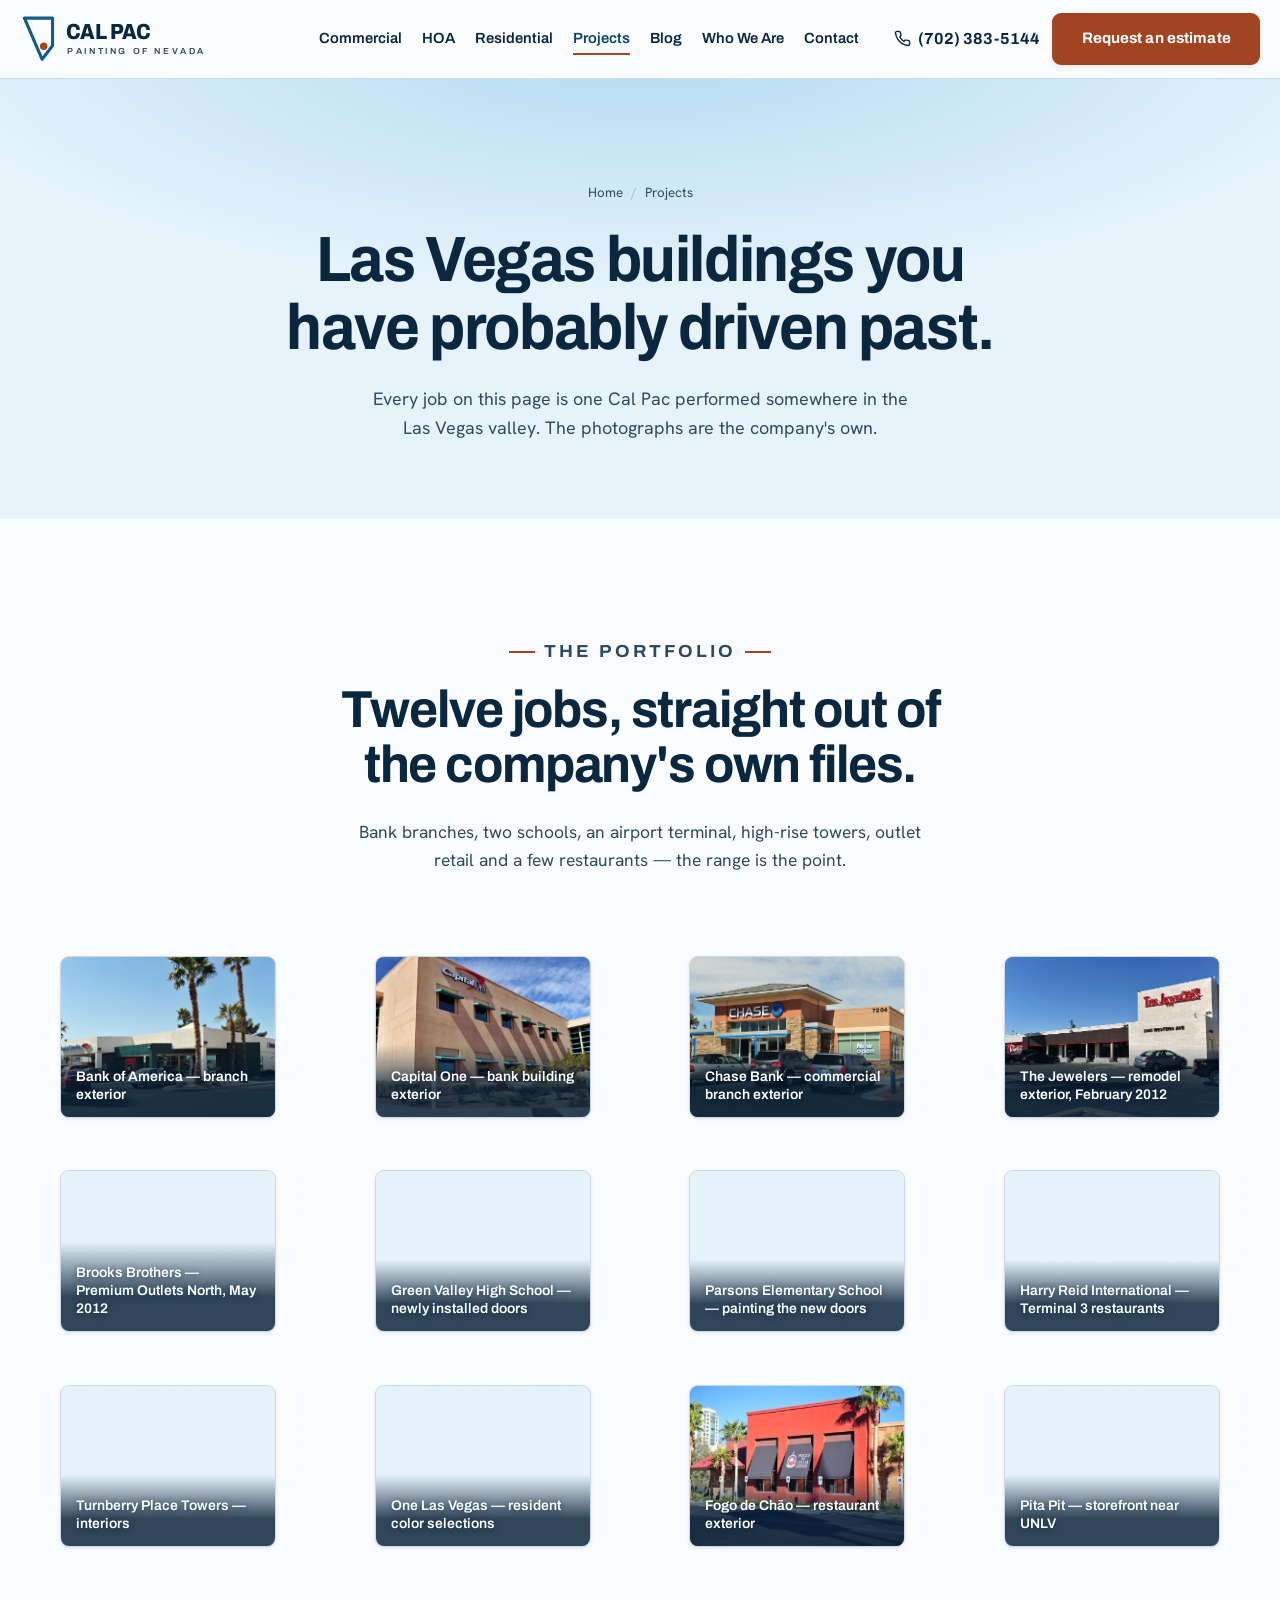
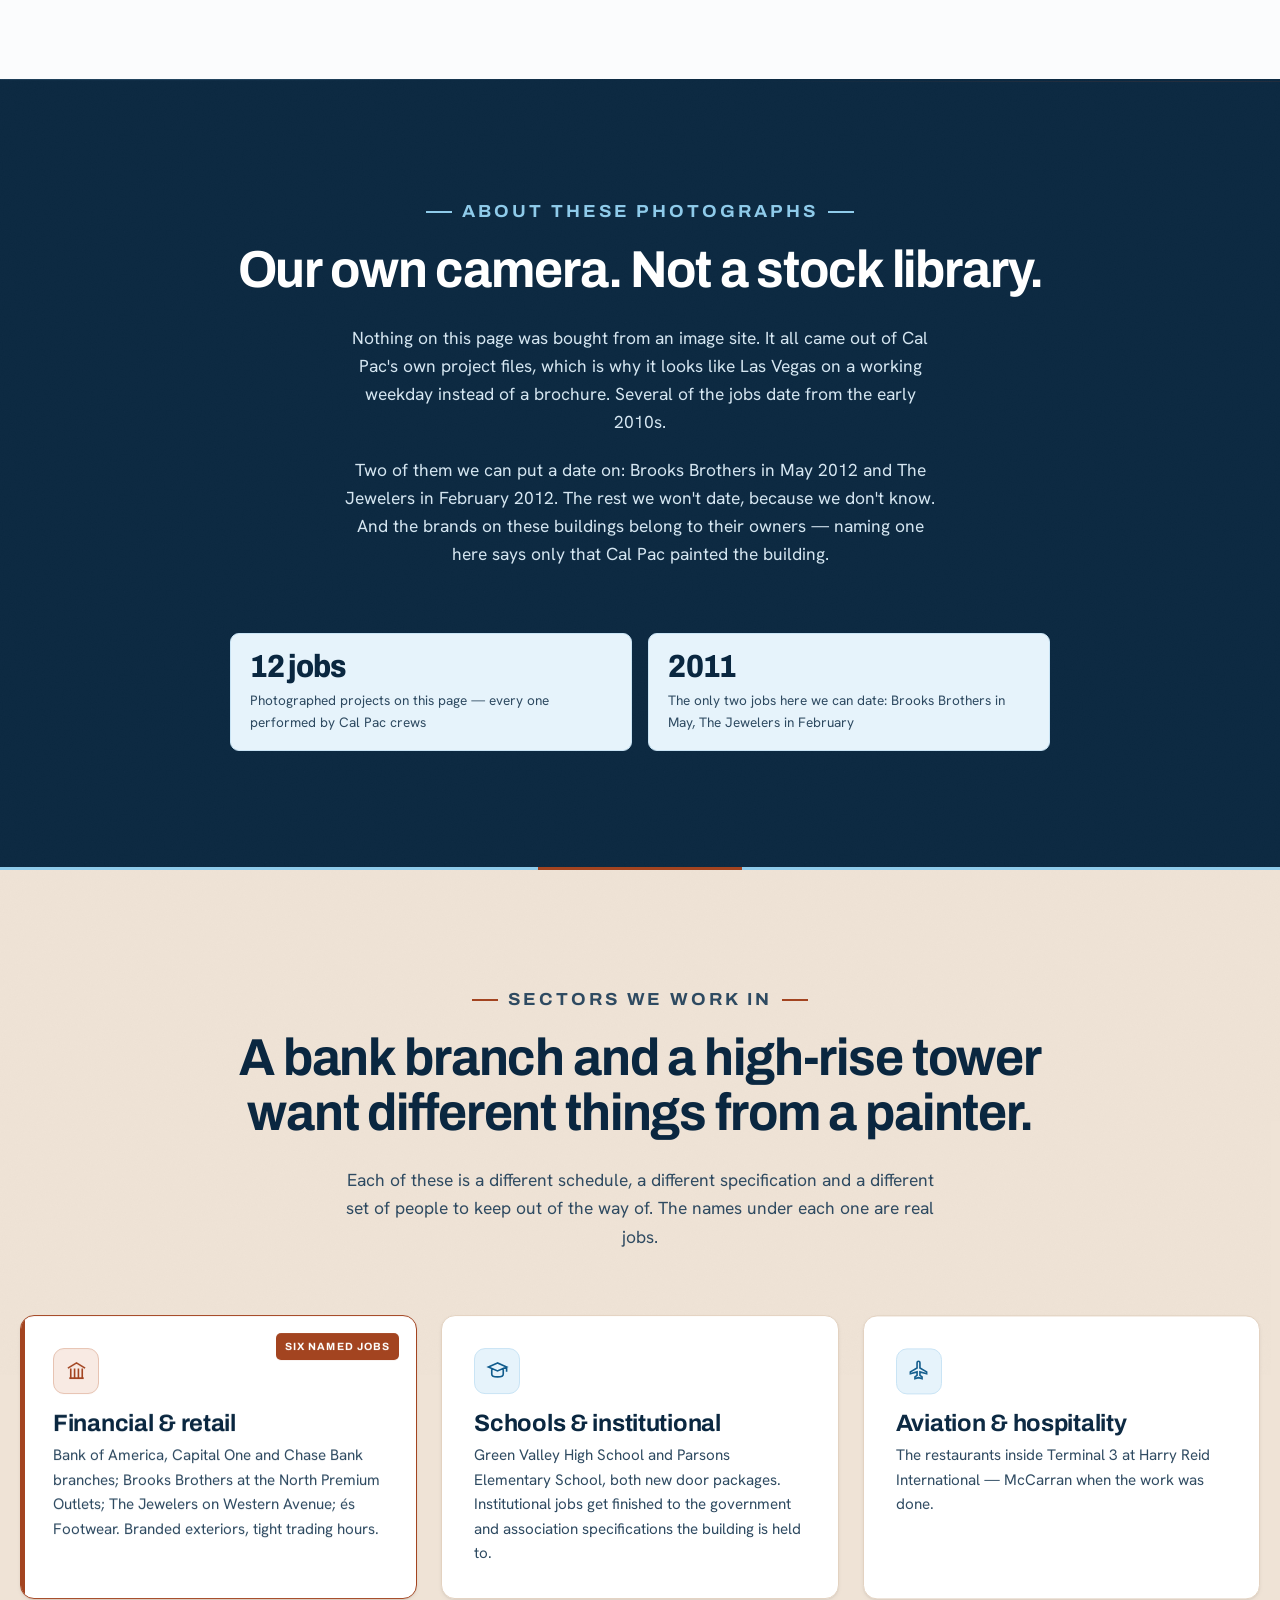
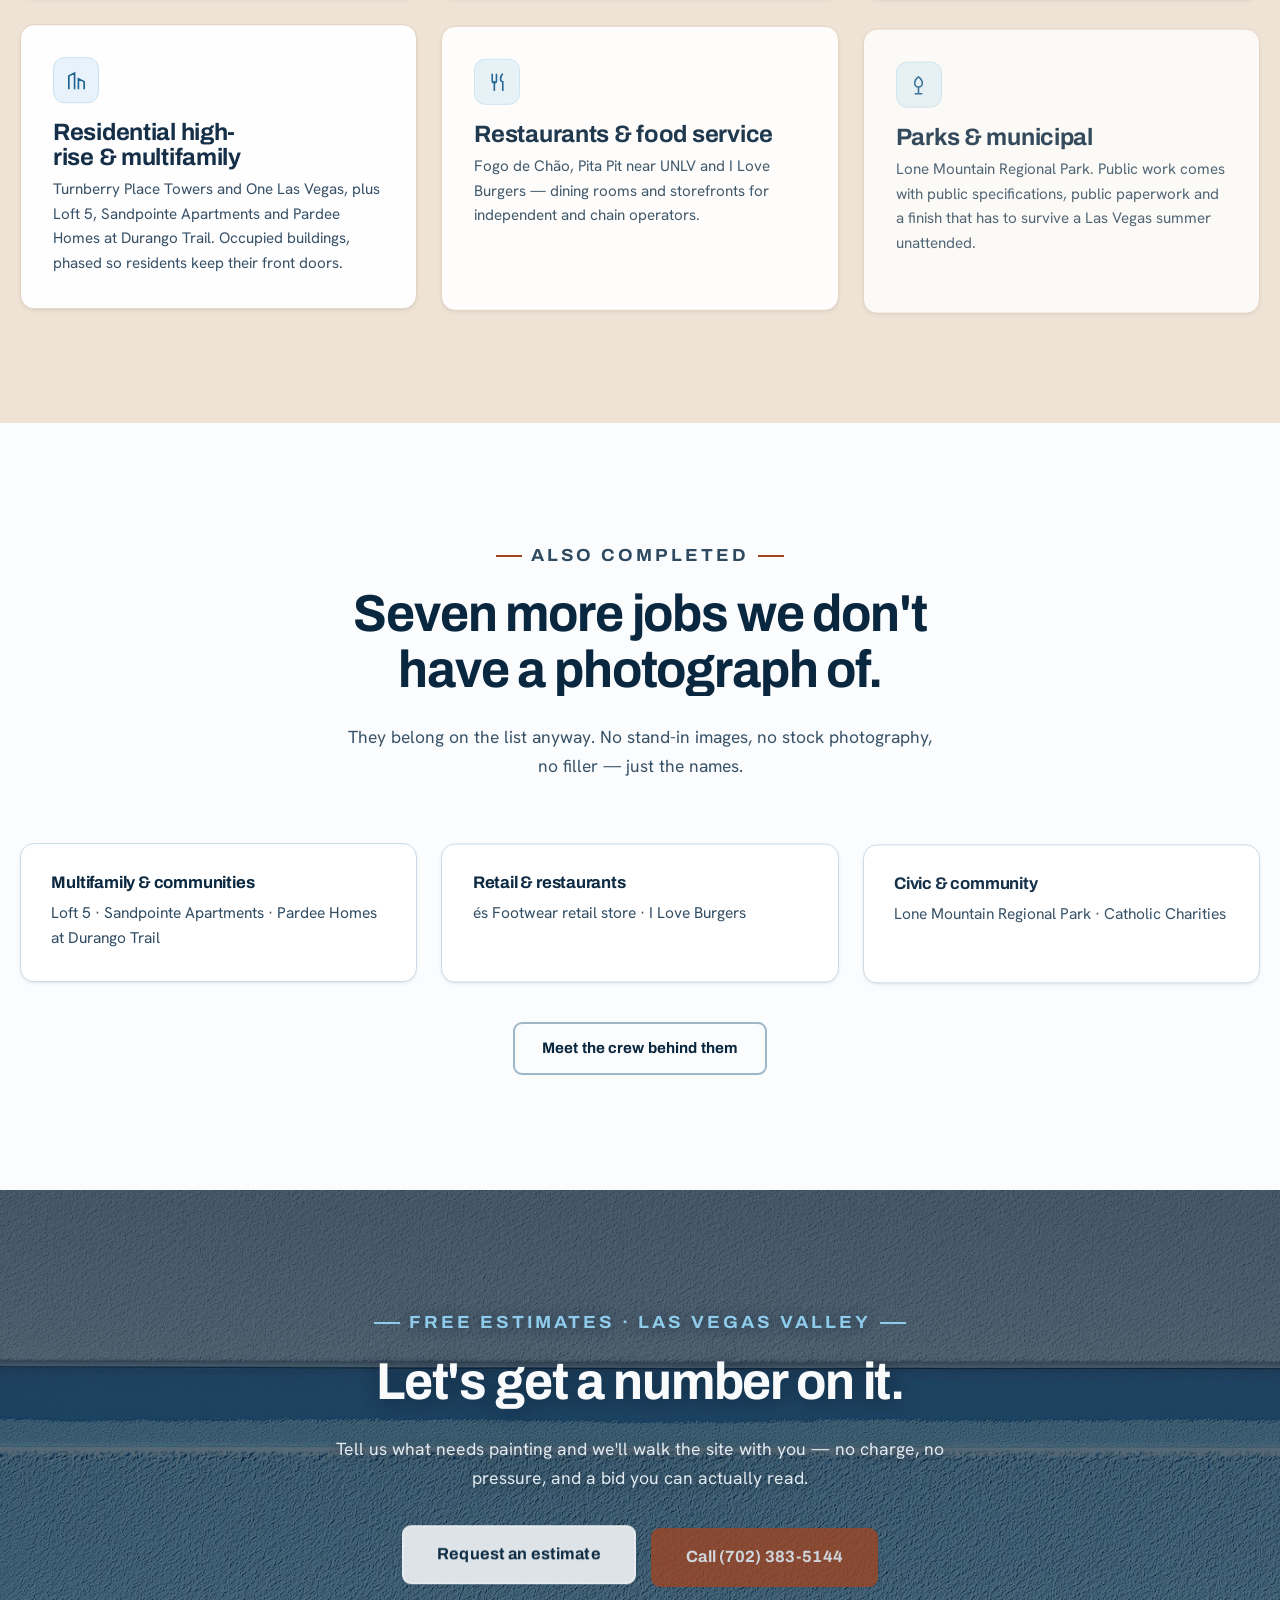
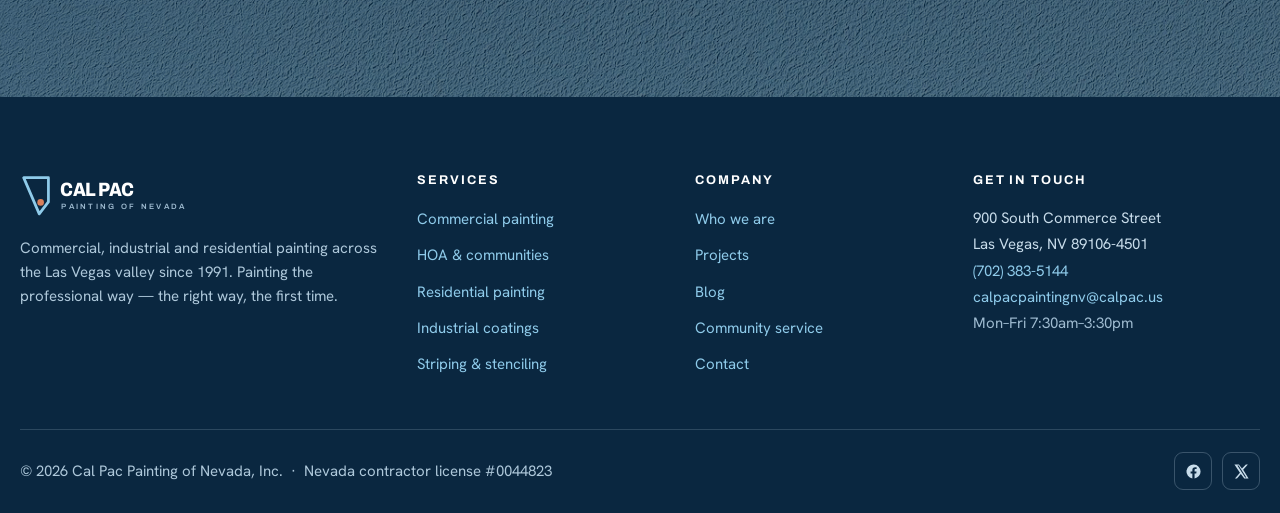
<file: projects.html>
<!DOCTYPE html>
<html lang="en">
<head>
<meta charset="utf-8">
<meta name="viewport" content="width=device-width, initial-scale=1">
<title>Painting Projects in Las Vegas | Cal Pac Painting Portfolio</title>
<meta name="description" content="Real Las Vegas painting projects by Cal Pac — bank branches, schools, Terminal 3 restaurants, high-rise towers and retail. Photography is the company's own.">
<link rel="canonical" href="https://calpac.us/projects.html">
<meta name="robots" content="index, follow, max-image-preview:large">
<meta name="theme-color" content="#0A2740">

<meta property="og:type" content="website">
<meta property="og:site_name" content="Cal Pac Painting of Nevada, Inc.">
<meta property="og:title" content="Painting Projects in Las Vegas | Cal Pac Painting Portfolio">
<meta property="og:description" content="Real Las Vegas valley projects painted by Cal Pac — bank branches, schools, Terminal 3 restaurants, high-rise towers and retail.">
<meta property="og:url" content="https://calpac.us/projects.html">
<meta property="og:image" content="https://calpac.us/assets/img/hero-c-1600.jpg">
<meta property="og:image:width" content="1600">
<meta property="og:image:height" content="893">
<meta property="og:image:alt" content="A freshly painted desert-modern Las Vegas home with pale blue stucco, crisp white trim and palms">
<meta name="twitter:card" content="summary_large_image">
<meta name="twitter:title" content="Painting Projects in Las Vegas | Cal Pac Painting Portfolio">
<meta name="twitter:description" content="Real Las Vegas valley projects painted by Cal Pac — banks, schools, Terminal 3 restaurants, high-rise towers and retail.">
<meta name="twitter:image" content="https://calpac.us/assets/img/hero-c-1600.jpg">

<link rel="icon" href="assets/favicon.svg" type="image/svg+xml">
<link rel="apple-touch-icon" href="assets/apple-touch-icon.png">

<link rel="preload" href="assets/fonts/b920293217.woff2" as="font" type="font/woff2" crossorigin>
<link rel="preload" href="assets/fonts/60503460da.woff2" as="font" type="font/woff2" crossorigin>
<script>document.documentElement.classList.add('js');window.__mfs=setTimeout(function(){document.documentElement.classList.add('motion-fail')},3000)</script>
<link rel="stylesheet" href="fonts.css">
<link rel="stylesheet" href="styles.css">

<script type="application/ld+json">
{
  "@context": "https://schema.org",
  "@graph": [
    {
      "@type": "WebPage",
      "@id": "https://calpac.us/projects.html#webpage",
      "url": "https://calpac.us/projects.html",
      "name": "Painting Projects in Las Vegas | Cal Pac Painting Portfolio",
      "description": "Painting projects Cal Pac has completed across the Las Vegas valley — bank branches, schools, Terminal 3 restaurants, high-rise towers, retail and restaurants.",
      "isPartOf": { "@id": "https://calpac.us/#website" },
      "about": { "@id": "https://calpac.us/#business" },
      "inLanguage": "en-US"
    },
    {
      "@type": "BreadcrumbList",
      "@id": "https://calpac.us/projects.html#breadcrumb",
      "itemListElement": [
        { "@type": "ListItem", "position": 1, "name": "Home", "item": "https://calpac.us/" },
        { "@type": "ListItem", "position": 2, "name": "Projects", "item": "https://calpac.us/projects.html" }
      ]
    },
    {
      "@type": "ItemList",
      "@id": "https://calpac.us/projects.html#gallery",
      "name": "Cal Pac Painting project photographs",
      "numberOfItems": 12,
      "itemListElement": [
        { "@type": "ListItem", "position": 1, "item": { "@type": "ImageObject", "contentUrl": "https://calpac.us/assets/projects/bank-of-america.jpg", "name": "Bank of America — branch exterior", "caption": "Bank of America — branch exterior", "width": 774, "height": 482 } },
        { "@type": "ListItem", "position": 2, "item": { "@type": "ImageObject", "contentUrl": "https://calpac.us/assets/projects/capital-one.jpg", "name": "Capital One — bank building exterior", "caption": "Capital One — bank building exterior", "width": 851, "height": 566 } },
        { "@type": "ListItem", "position": 3, "item": { "@type": "ImageObject", "contentUrl": "https://calpac.us/assets/projects/chase-bank.jpg", "name": "Chase Bank — commercial branch exterior", "caption": "Chase Bank — commercial branch exterior", "width": 851, "height": 566 } },
        { "@type": "ListItem", "position": 4, "item": { "@type": "ImageObject", "contentUrl": "https://calpac.us/assets/projects/the-jewelers.jpg", "name": "The Jewelers — remodel exterior, February 2012", "caption": "The Jewelers — remodel exterior, February 2012", "width": 900, "height": 599 } },
        { "@type": "ListItem", "position": 5, "item": { "@type": "ImageObject", "contentUrl": "https://calpac.us/assets/projects/brooks-brothers.jpg", "name": "Brooks Brothers — Premium Outlets North, May 2012", "caption": "Brooks Brothers — Premium Outlets North, May 2012", "width": 900, "height": 599 } },
        { "@type": "ListItem", "position": 6, "item": { "@type": "ImageObject", "contentUrl": "https://calpac.us/assets/projects/green-valley.jpg", "name": "Green Valley High School — newly installed doors", "caption": "Green Valley High School — newly installed doors", "width": 851, "height": 566 } },
        { "@type": "ListItem", "position": 7, "item": { "@type": "ImageObject", "contentUrl": "https://calpac.us/assets/projects/parsons.jpg", "name": "Parsons Elementary School — painting the new doors", "caption": "Parsons Elementary School — painting the new doors", "width": 851, "height": 566 } },
        { "@type": "ListItem", "position": 8, "item": { "@type": "ImageObject", "contentUrl": "https://calpac.us/assets/projects/terminal-3.jpg", "name": "Harry Reid International — Terminal 3 restaurants", "caption": "Harry Reid International — Terminal 3 restaurants", "width": 861, "height": 613 } },
        { "@type": "ListItem", "position": 9, "item": { "@type": "ImageObject", "contentUrl": "https://calpac.us/assets/projects/turnberry.jpg", "name": "Turnberry Place Towers — interiors", "caption": "Turnberry Place Towers — interiors", "width": 737, "height": 931 } },
        { "@type": "ListItem", "position": 10, "item": { "@type": "ImageObject", "contentUrl": "https://calpac.us/assets/projects/one-las-vegas.jpg", "name": "One Las Vegas — resident color selections", "caption": "One Las Vegas — resident color selections", "width": 704, "height": 876 } },
        { "@type": "ListItem", "position": 11, "item": { "@type": "ImageObject", "contentUrl": "https://calpac.us/assets/projects/fogo-de-chao.jpg", "name": "Fogo de Chão — restaurant exterior", "caption": "Fogo de Chão — restaurant exterior", "width": 426, "height": 283 } },
        { "@type": "ListItem", "position": 12, "item": { "@type": "ImageObject", "contentUrl": "https://calpac.us/assets/projects/pita-pit.jpg", "name": "Pita Pit — storefront near UNLV", "caption": "Pita Pit — storefront near UNLV", "width": 614, "height": 885 } }
      ]
    }
  ]
}
</script>
</head>
<body>
<a class="skip" href="#main">Skip to content</a>

<header class="masthead" id="masthead">
  <div class="shell masthead__in">
    <a class="brand" href="index.html" aria-label="Cal Pac Painting of Nevada — home">
      <svg viewBox="0 0 252 48" role="img" aria-label="Cal Pac Painting of Nevada">
        <path d="M4 4 H31 V30.5 L21 43.5 Z" fill="none" stroke="#115C8D" stroke-width="3" stroke-linejoin="round"/>
        <circle cx="22.5" cy="31" r="3.6" fill="#A34420"/>
        <text x="44" y="24" font-family="Archivo, Helvetica, Arial, sans-serif" font-size="21" font-weight="800"
              letter-spacing="-.6" fill="#0A2740" style="font-variation-settings:'wdth' 88">CAL PAC</text>
        <text x="45" y="38" font-family="Archivo, Helvetica, Arial, sans-serif" font-size="8.4" font-weight="600"
              letter-spacing="2.5" fill="#2E4A61">PAINTING OF NEVADA</text>
      </svg>
    </a>

    <nav class="nav" id="nav" aria-label="Primary">
      <a href="commercial.html">Commercial</a>
      <a href="hoa-painting.html">HOA</a>
      <a href="residential.html">Residential</a>
      <a href="projects.html" aria-current="page">Projects</a>
      <a href="blog/index.html">Blog</a>
      <a href="about.html">Who We Are</a>
      <a href="contact.html">Contact</a>
      <span class="nav__cta"><a class="nav__tel" href="tel:+17023835144"><svg viewBox="0 0 24 24" fill="none" stroke="currentColor" stroke-width="2" stroke-linecap="round" aria-hidden="true" style="width:16px;height:16px"><path d="M22 16.9v3a2 2 0 0 1-2.2 2 19.8 19.8 0 0 1-8.6-3.1 19.5 19.5 0 0 1-6-6A19.8 19.8 0 0 1 2.1 4.2 2 2 0 0 1 4.1 2h3a2 2 0 0 1 2 1.7c.1 1 .4 1.9.7 2.8a2 2 0 0 1-.5 2.1L8.1 9.9a16 16 0 0 0 6 6l1.3-1.3a2 2 0 0 1 2.1-.4c.9.3 1.8.6 2.8.7a2 2 0 0 1 1.7 2z"/></svg>(702) 383-5144</a><a class="btn btn--clay" href="contact.html">Request an estimate</a></span>
    </nav>

    <div class="masthead__cta">
      <a class="tel-link" href="tel:+17023835144">
        <svg viewBox="0 0 24 24" fill="none" stroke="currentColor" stroke-width="2" stroke-linecap="round" aria-hidden="true"><path d="M22 16.9v3a2 2 0 0 1-2.2 2 19.8 19.8 0 0 1-8.6-3.1 19.5 19.5 0 0 1-6-6A19.8 19.8 0 0 1 2.1 4.2 2 2 0 0 1 4.1 2h3a2 2 0 0 1 2 1.7c.1 1 .4 1.9.7 2.8a2 2 0 0 1-.5 2.1L8.1 9.9a16 16 0 0 0 6 6l1.3-1.3a2 2 0 0 1 2.1-.4c.9.3 1.8.6 2.8.7a2 2 0 0 1 1.7 2z"/></svg>
        (702) 383-5144
      </a>
      <a class="btn btn--clay" href="contact.html">Request an estimate</a>
    </div>

    <button class="navtoggle" id="navtoggle" aria-expanded="false" aria-controls="nav" aria-label="Menu">
      <span></span>
    </button>
  </div>
</header>

<main id="main">

  <!-- ═══════════ PAGE HEAD ═══════════ -->
  <section class="pagehead">
    <div class="shell">
      <nav aria-label="Breadcrumb">
      <ol class="crumbs">
        <li><a href="index.html">Home</a></li>
        <li aria-current="page">Projects</li>
      </ol>
      </nav>
      <h1>Las&nbsp;Vegas buildings you have probably driven past.</h1>
      <p>Every job on this page is one Cal Pac performed somewhere in the Las&nbsp;Vegas valley. The photographs are the company's own.</p>
    </div>
  </section>

  <!-- ═══════════ THE GALLERY ═══════════ -->
  <section class="work" aria-labelledby="gal-h">
    <div class="shell">
      <div class="section-head center reveal">
        <p class="eyebrow is-centered">The portfolio</p>
        <h2 id="gal-h">Twelve jobs, straight out of the company's own files.</h2>
        <p>Bank branches, two schools, an airport terminal, high-rise towers, outlet retail and a few restaurants — the range is the point.</p>
      </div>

      <div class="work-grid">
        <figure class="tile reveal"><img src="assets/projects/bank-of-america.jpg" width="774" height="482" loading="lazy" decoding="async" alt="A single-story Bank of America branch with white stucco walls, dark green tile bands and palms out front"><figcaption>Bank of America — branch exterior</figcaption></figure>
        <figure class="tile reveal"><img src="assets/projects/capital-one.jpg" width="851" height="566" loading="lazy" decoding="async" alt="Two-story Capital One office building in tan stucco with teal window awnings under a blue sky"><figcaption>Capital One — bank building exterior</figcaption></figure>
        <figure class="tile reveal"><img src="assets/projects/chase-bank.jpg" width="851" height="566" loading="lazy" decoding="async" alt="Chase Bank branch with stone veneer and a blue entry canopy, cars parked out front"><figcaption>Chase Bank — commercial branch exterior</figcaption></figure>
        <figure class="tile reveal"><img src="assets/projects/the-jewelers.jpg" width="900" height="599" loading="lazy" decoding="async" alt="The Jewelers store on Western Avenue, cream stone facade with a red sign and red storefront trim"><figcaption>The Jewelers — remodel exterior, February 2012</figcaption></figure>

        <figure class="tile reveal"><img src="assets/projects/brooks-brothers.jpg" width="900" height="599" loading="lazy" decoding="async" alt="Brooks Brothers Factory Store at Las Vegas North Premium Outlets, terracotta walls with shoppers walking past"><figcaption>Brooks Brothers — Premium Outlets North, May 2012</figcaption></figure>
        <figure class="tile reveal"><img src="assets/projects/green-valley.jpg" width="851" height="566" loading="lazy" decoding="async" alt="The curved block exterior of Green Valley High School with palms and green Gators lettering"><figcaption>Green Valley High School — newly installed doors</figcaption></figure>
        <figure class="tile reveal"><img src="assets/projects/parsons.jpg" width="851" height="566" loading="lazy" decoding="async" alt="Bright blue double doors set into the tan block exterior of Parsons Elementary School beside the school seal"><figcaption>Parsons Elementary School — painting the new doors</figcaption></figure>
        <figure class="tile reveal"><img src="assets/projects/terminal-3.jpg" width="861" height="613" loading="lazy" decoding="async" alt="Terminal 3 at Harry Reid International Airport with the control tower behind it and jets parked at the gates"><figcaption>Harry Reid International — Terminal 3 restaurants</figcaption></figure>

        <figure class="tile reveal"><img src="assets/projects/turnberry.jpg" width="737" height="931" loading="lazy" decoding="async" alt="Two white Turnberry Place towers rising behind the community's yellow entry gatehouse"><figcaption>Turnberry Place Towers — interiors</figcaption></figure>
        <figure class="tile reveal"><img src="assets/projects/one-las-vegas.jpg" width="704" height="876" loading="lazy" decoding="async" alt="The twin tan towers of One Las Vegas at the end of a palm-lined entry drive"><figcaption>One Las Vegas — resident color selections</figcaption></figure>
        <figure class="tile reveal"><img src="assets/projects/fogo-de-chao.jpg" width="426" height="283" loading="lazy" decoding="async" alt="Fogo de Chão restaurant exterior painted deep red with charcoal window awnings and palms alongside"><figcaption>Fogo de Chão — restaurant exterior</figcaption></figure>
        <figure class="tile reveal"><img src="assets/projects/pita-pit.jpg" width="614" height="885" loading="lazy" decoding="async" alt="Pita Pit storefront with yellow stucco walls and black metal awnings over the entry"><figcaption>Pita Pit — storefront near UNLV</figcaption></figure>
      </div>
    </div>
  </section>

  <!-- ═══════════ ABOUT THE PHOTOGRAPHS ═══════════ -->
  <section class="band band--ink grain edge-top" aria-labelledby="photo-h">
    <div class="shell">
      <div class="section-head center reveal">
        <p class="eyebrow is-centered">About these photographs</p>
        <h2 id="photo-h">Our own camera. Not a stock library.</h2>
        <p>Nothing on this page was bought from an image site. It all came out of Cal Pac's own project files, which is why it looks like Las&nbsp;Vegas on a working weekday instead of a brochure. Several of the jobs date from the early 2010s.</p>
        <p>Two of them we can put a date on: Brooks Brothers in May 2012 and The Jewelers in February 2012. The rest we won't date, because we don't know. And the brands on these buildings belong to their owners — naming one here says only that Cal Pac painted the building.</p>
      </div>

      <div class="stat-row reveal" style="max-width:820px;margin-inline:auto">
        <div class="stat"><b>12 jobs</b><span>Photographed projects on this page — every one performed by Cal Pac crews</span></div>
        <div class="stat"><b>2012</b><span>The only two jobs here we can date: Brooks Brothers in May, The Jewelers in February</span></div>
      </div>
    </div>
  </section>

  <!-- ═══════════ SECTORS ═══════════ -->
  <section class="band band--sand grain edge-top" aria-labelledby="sect-h">
    <div class="shell">
      <div class="section-head center reveal">
        <p class="eyebrow is-centered">Sectors we work in</p>
        <h2 id="sect-h">A bank branch and a high-rise tower want different things from a painter.</h2>
        <p>Each of these is a different schedule, a different specification and a different set of people to keep out of the way of. The names under each one are real jobs.</p>
      </div>

      <div class="svc-grid">
        <article class="svc svc--flag reveal">
          <span class="svc__tag">Six named jobs</span>
          <div class="svc__ico"><svg viewBox="0 0 24 24" aria-hidden="true"><path d="M3 9.5 12 4l9 5.5M4.5 20h15M6 9.8V20M10 9.8V20M14 9.8V20M18 9.8V20"/></svg></div>
          <h3>Financial &amp; retail</h3>
          <p>Bank of America, Capital One and Chase Bank branches; Brooks Brothers at the North Premium Outlets; The Jewelers on Western Avenue; és Footwear. Branded exteriors, tight trading hours.</p>
        </article>

        <article class="svc reveal">
          <div class="svc__ico"><svg viewBox="0 0 24 24" aria-hidden="true"><path d="M12 4 2.5 8.2 12 12.4l9.5-4.2zM6 10.5v5.2c0 1.6 2.7 2.9 6 2.9s6-1.3 6-2.9v-5.2M21.5 8.2v5"/></svg></div>
          <h3>Schools &amp; institutional</h3>
          <p>Green Valley High School and Parsons Elementary School, both new door packages. Institutional jobs get finished to the government and association specifications the building is held to.</p>
        </article>

        <article class="svc reveal">
          <div class="svc__ico"><svg viewBox="0 0 24 24" aria-hidden="true"><path d="M10.5 3.4a1.5 1.5 0 0 1 3 0V9l7 4v2l-7-2v3.6l2.2 1.7v1.7L12 19l-3.7 1v-1.7l2.2-1.7V13l-7 2v-2l7-4z"/></svg></div>
          <h3>Aviation &amp; hospitality</h3>
          <p>The restaurants inside Terminal 3 at Harry Reid International — McCarran when the work was done.</p>
        </article>

        <article class="svc reveal">
          <div class="svc__ico"><svg viewBox="0 0 24 24" aria-hidden="true"><path d="M4 21V7l6-3v17M14 21V10l6 3v8M7 8.5v.01M7 12v.01M7 15.5v.01M17 14v.01M17 17.5v.01"/></svg></div>
          <h3>Residential high-rise &amp; multifamily</h3>
          <p>Turnberry Place Towers and One Las Vegas, plus Loft 5, Sandpointe Apartments and Pardee Homes at Durango Trail. Occupied buildings, phased so residents keep their front doors.</p>
        </article>

        <article class="svc reveal">
          <div class="svc__ico"><svg viewBox="0 0 24 24" aria-hidden="true"><path d="M6.5 3v7.5a2.2 2.2 0 0 0 4.4 0V3M8.7 10.7V21M17.5 3c-1.6 1.4-2.3 3.4-2.3 5.6 0 1.7.8 2.7 2.3 2.9V21"/></svg></div>
          <h3>Restaurants &amp; food service</h3>
          <p>Fogo de Chão, Pita Pit near UNLV and I Love Burgers — dining rooms and storefronts for independent and chain operators.</p>
        </article>

        <article class="svc reveal">
          <div class="svc__ico"><svg viewBox="0 0 24 24" aria-hidden="true"><path d="M12 3.5c2.6 1.9 4 4.2 4 6.6a4 4 0 0 1-8 0c0-2.4 1.4-4.7 4-6.6zM12 14.5V21M8 21h8"/></svg></div>
          <h3>Parks &amp; municipal</h3>
          <p>Lone Mountain Regional Park. Public work comes with public specifications, public paperwork and a finish that has to survive a Las Vegas summer unattended.</p>
        </article>
      </div>
    </div>
  </section>

  <!-- ═══════════ ALSO COMPLETED ═══════════ -->
  <section class="band band--paper" aria-labelledby="also-h">
    <div class="shell">
      <div class="section-head center reveal">
        <p class="eyebrow is-centered">Also completed</p>
        <h2 id="also-h">Seven more jobs we don't have a photograph of.</h2>
        <p>They belong on the list anyway. No stand-in images, no stock photography, no filler — just the names.</p>
      </div>

      <div class="info-grid">
        <div class="info reveal">
          <h3>Multifamily &amp; communities</h3>
          <p>Loft 5 &middot; Sandpointe Apartments &middot; Pardee Homes at Durango Trail</p>
        </div>
        <div class="info reveal">
          <h3>Retail &amp; restaurants</h3>
          <p>és Footwear retail store &middot; I Love Burgers</p>
        </div>
        <div class="info reveal">
          <h3>Civic &amp; community</h3>
          <p>Lone Mountain Regional Park &middot; Catholic Charities</p>
        </div>
      </div>

      <div class="btn-row">
        <a class="btn btn--ghost" href="about.html">Meet the crew behind them</a>
      </div>
    </div>
  </section>

  <!-- ═══════════ CTA ═══════════ -->
  <section class="cta" aria-labelledby="cta-h">
    <div class="cta__media">
      <img src="assets/img/wall-1600.jpg"
           srcset="assets/img/wall-1000.jpg 1000w, assets/img/wall-1600.jpg 1600w"
           sizes="100vw" width="2400" height="1029" loading="lazy" decoding="async"
           alt="A freshly painted exterior wall split by one straight line where pale blue meets white">
    </div>
    <div class="shell">
      <p class="eyebrow is-centered">Free estimates &middot; Las Vegas valley</p>
      <h2 id="cta-h">Let's get a number on it.</h2>
      <p>Tell us what needs painting and we'll walk the site with you — no charge, no pressure, and a bid you can actually read.</p>
      <div class="cta__row">
        <a class="btn btn--onphoto btn--lg" href="contact.html">Request an estimate</a>
        <a class="btn btn--clay btn--lg" href="tel:+17023835144">Call (702) 383-5144</a>
      </div>
    </div>
  </section>

</main>

<footer class="foot">
  <div class="shell">
    <div class="foot__grid">
      <div class="foot__brand">
        <svg viewBox="0 0 252 48" role="img" aria-label="Cal Pac Painting of Nevada">
          <path d="M4 4 H31 V30.5 L21 43.5 Z" fill="none" stroke="#8FCBEA" stroke-width="3" stroke-linejoin="round"/>
          <circle cx="22.5" cy="31" r="3.6" fill="#D9805C"/>
          <text x="44" y="24" font-family="Archivo, Helvetica, Arial, sans-serif" font-size="21" font-weight="800" letter-spacing="-.6" fill="#FFFFFF" style="font-variation-settings:'wdth' 88">CAL PAC</text>
          <text x="45" y="38" font-family="Archivo, Helvetica, Arial, sans-serif" font-size="8.4" font-weight="600" letter-spacing="2.5" fill="#9FBBD0">PAINTING OF NEVADA</text>
        </svg>
        <p>Commercial, industrial and residential painting across the Las&nbsp;Vegas valley since 1991. Painting the professional way — the right way, the first time.</p>
      </div>

      <div>
        <h4>Services</h4>
        <ul>
          <li><a href="commercial.html">Commercial painting</a></li>
          <li><a href="hoa-painting.html">HOA &amp; communities</a></li>
          <li><a href="residential.html">Residential painting</a></li>
          <li><a href="commercial.html#coatings">Industrial coatings</a></li>
          <li><a href="commercial.html#striping">Striping &amp; stenciling</a></li>
        </ul>
      </div>

      <div>
        <h4>Company</h4>
        <ul>
          <li><a href="about.html">Who we are</a></li>
          <li><a href="projects.html">Projects</a></li>
          <li><a href="blog/index.html">Blog</a></li>
          <li><a href="about.html#community">Community service</a></li>
          <li><a href="contact.html">Contact</a></li>
        </ul>
      </div>

      <div>
        <h4>Get in touch</h4>
        <address>
          900 South Commerce Street<br>
          Las Vegas, NV 89106-4501<br>
          <a href="tel:+17023835144">(702) 383-5144</a><br>
          <a href="mailto:calpacpaintingnv@calpac.us">calpacpaintingnv@calpac.us</a><br>
          <span style="color:#9FBBD0">Mon–Fri 7:30am–3:30pm</span>
        </address>
      </div>
    </div>

    <div class="foot__bar">
      <p style="margin:0">&copy; <span id="yr">2026</span> Cal Pac Painting of Nevada, Inc. &nbsp;&middot;&nbsp; Nevada contractor license #0044823</p>
      <div class="foot__social">
        <a href="https://www.facebook.com/calpacnv" aria-label="Cal Pac Painting on Facebook" rel="noopener">
          <svg viewBox="0 0 24 24" aria-hidden="true"><path d="M22 12a10 10 0 1 0-11.6 9.9v-7H7.9V12h2.5V9.8c0-2.5 1.5-3.9 3.8-3.9 1.1 0 2.2.2 2.2.2v2.5h-1.3c-1.2 0-1.6.8-1.6 1.6V12h2.8l-.4 2.9h-2.4v7A10 10 0 0 0 22 12z"/></svg>
        </a>
        <a href="https://twitter.com/calpacpainting" aria-label="Cal Pac Painting on X" rel="noopener">
          <svg viewBox="0 0 24 24" aria-hidden="true"><path d="M18.2 2H21l-6.6 7.6L22 22h-6.1l-4.8-6.3L5.6 22H2.8l7-8.1L2 2h6.3l4.3 5.7L18.2 2zm-1 18.3h1.6L7.9 3.6H6.2l11 16.7z"/></svg>
        </a>
      </div>
    </div>
  </div>
</footer>


<nav class="mobilebar" aria-label="Call or request an estimate">
  <a class="btn btn--call" href="tel:+17023835144">
    <svg viewBox="0 0 24 24" fill="none" stroke="currentColor" stroke-width="2" stroke-linecap="round" aria-hidden="true" style="width:17px;height:17px"><path d="M22 16.9v3a2 2 0 0 1-2.2 2 19.8 19.8 0 0 1-8.6-3.1 19.5 19.5 0 0 1-6-6A19.8 19.8 0 0 1 2.1 4.2 2 2 0 0 1 4.1 2h3a2 2 0 0 1 2 1.7c.1 1 .4 1.9.7 2.8a2 2 0 0 1-.5 2.1L8.1 9.9a16 16 0 0 0 6 6l1.3-1.3a2 2 0 0 1 2.1-.4c.9.3 1.8.6 2.8.7a2 2 0 0 1 1.7 2z"/></svg>
    Call now
  </a>
  <a class="btn btn--clay" href="contact.html">Free estimate</a>
</nav>
<script src="assets/js/gsap.min.js" defer></script>
<script src="assets/js/ScrollTrigger.min.js" defer></script>
<script src="assets/js/SplitText.min.js" defer></script>
<script src="app.js" defer></script>
<script src="motion.js" defer></script>
</body>
</html>
</file>
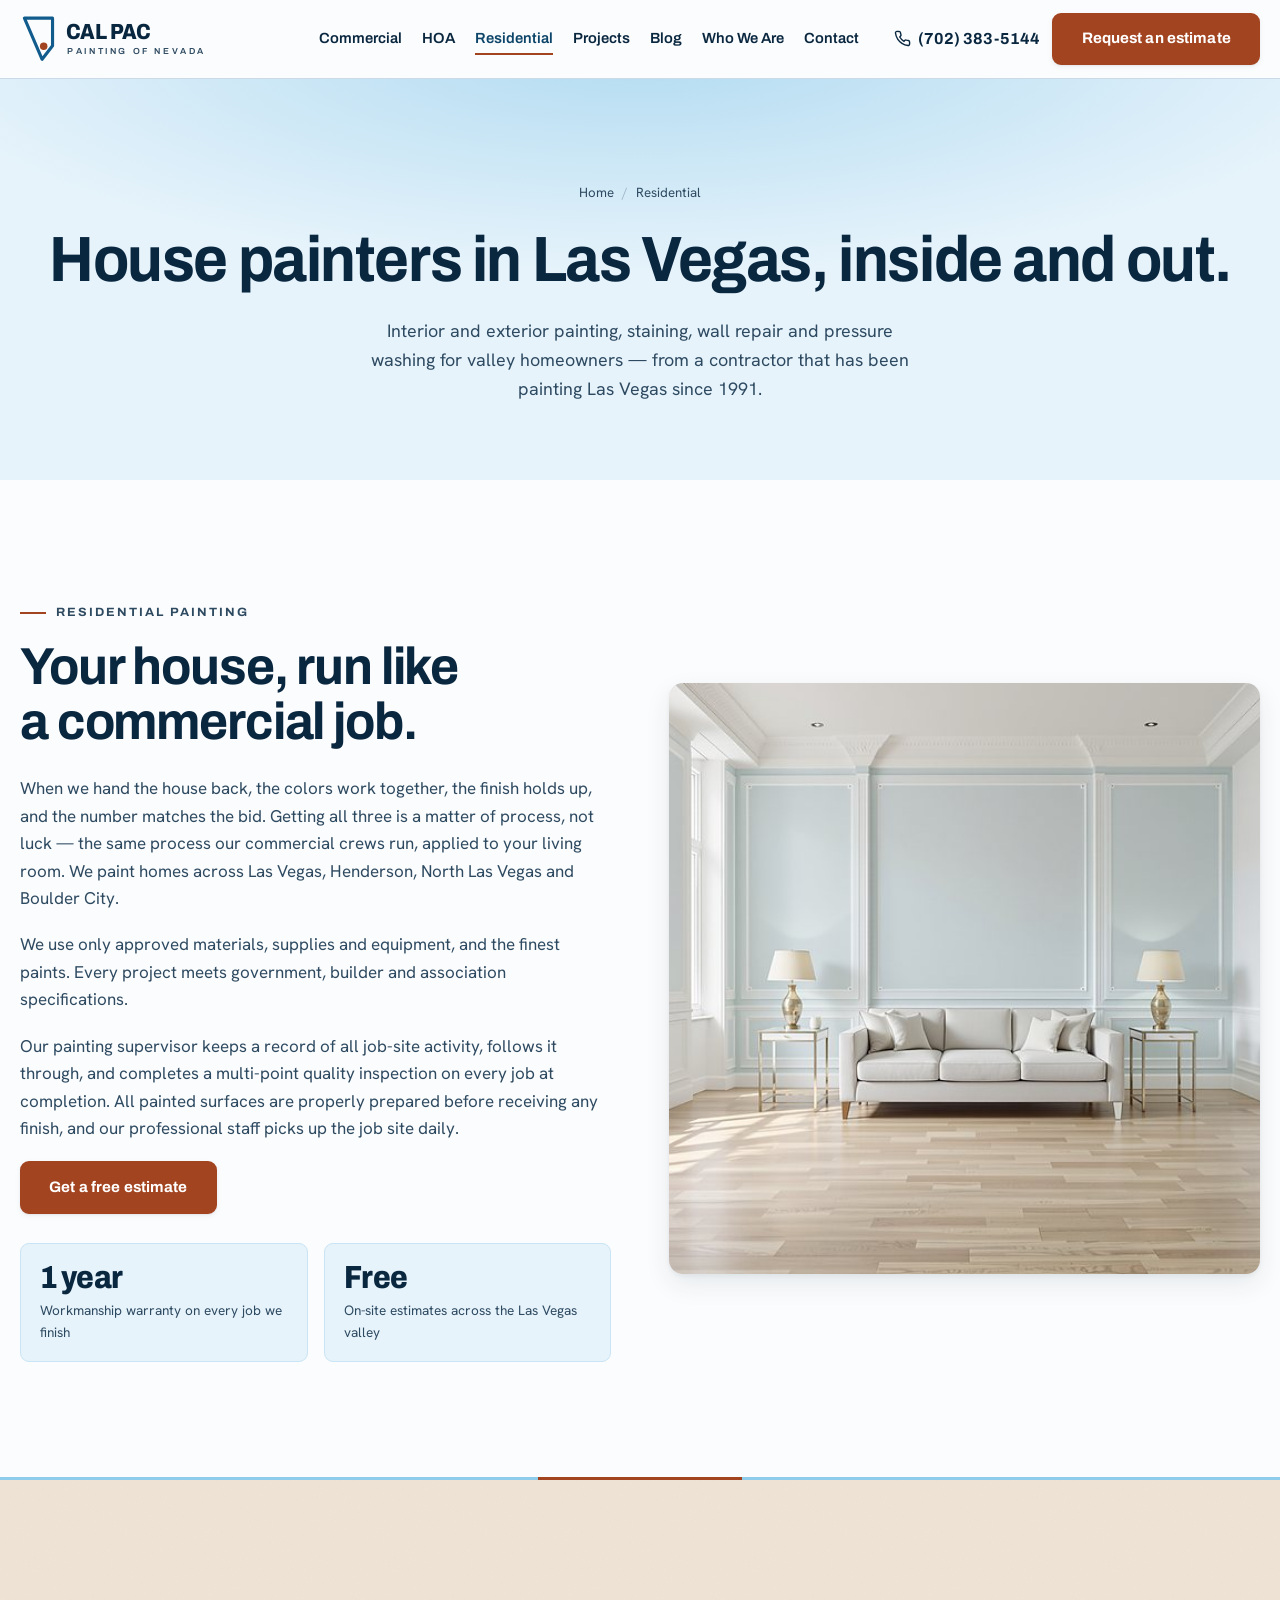
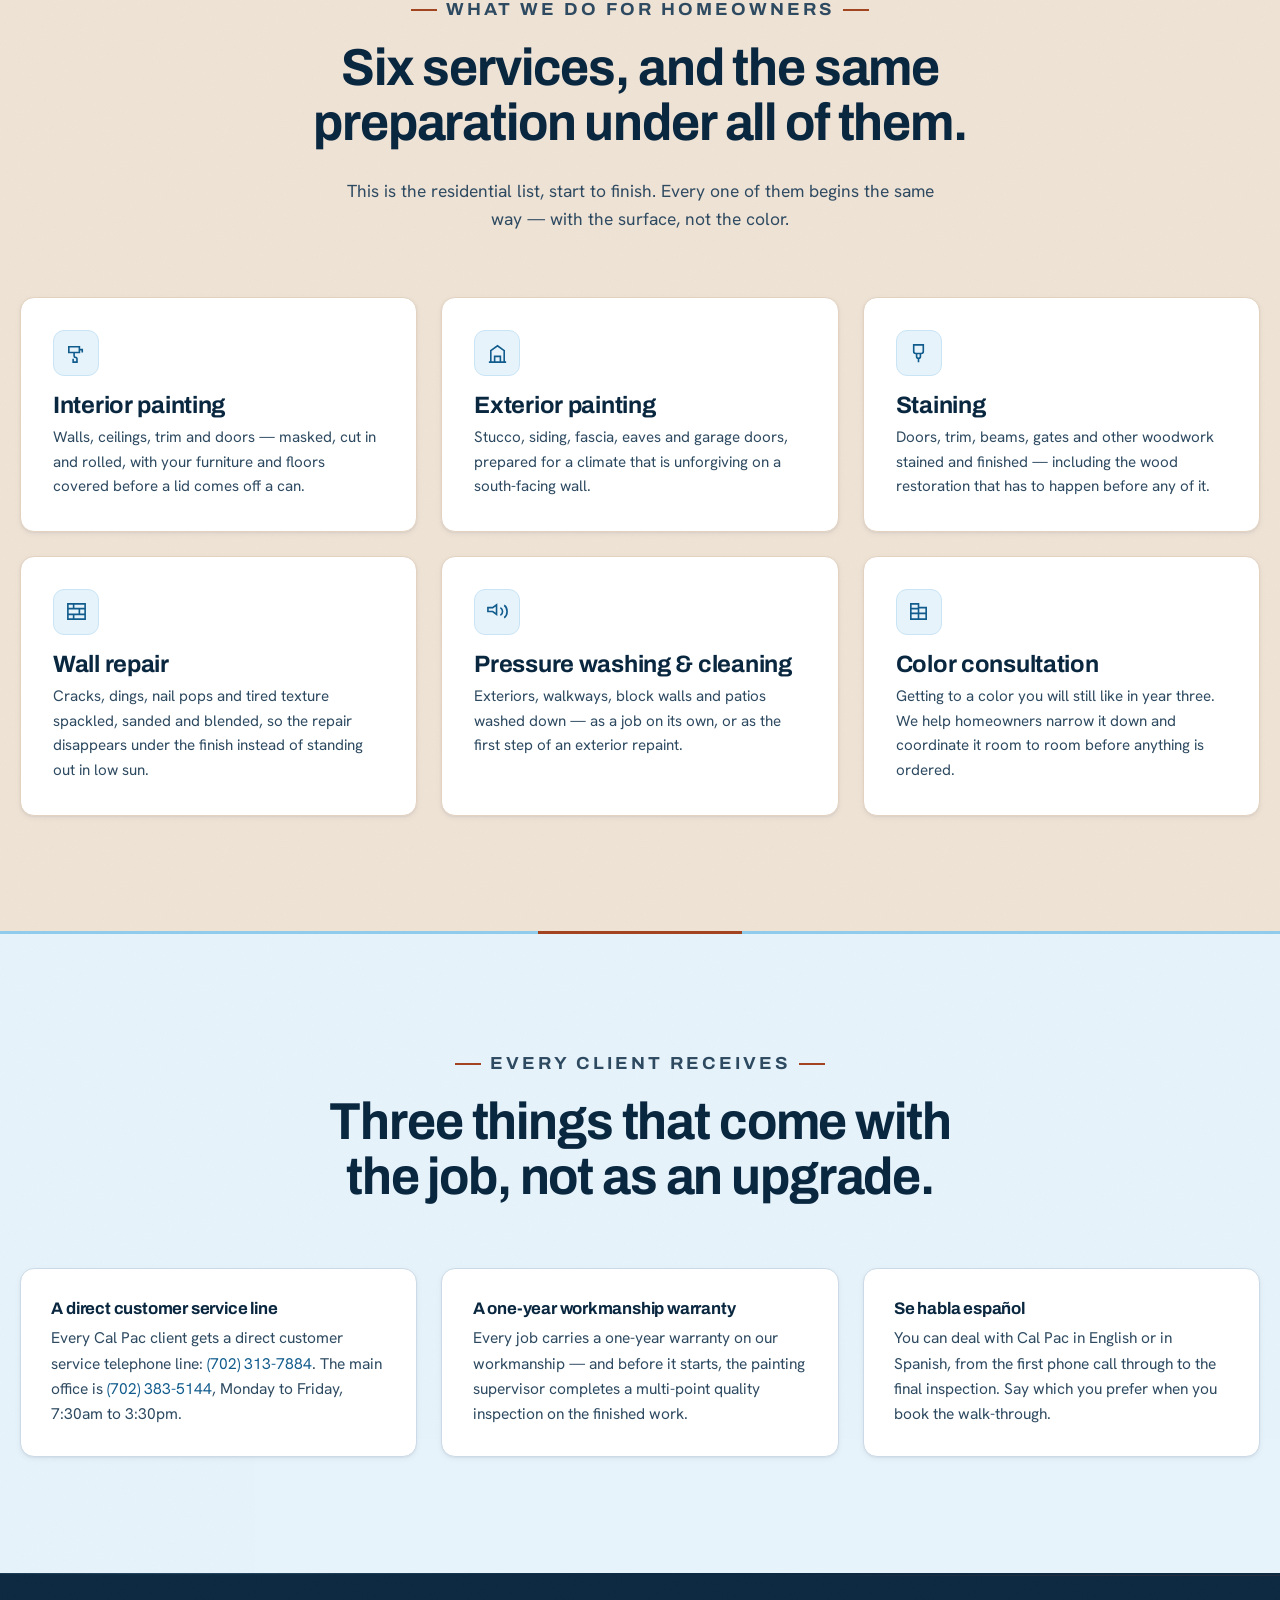
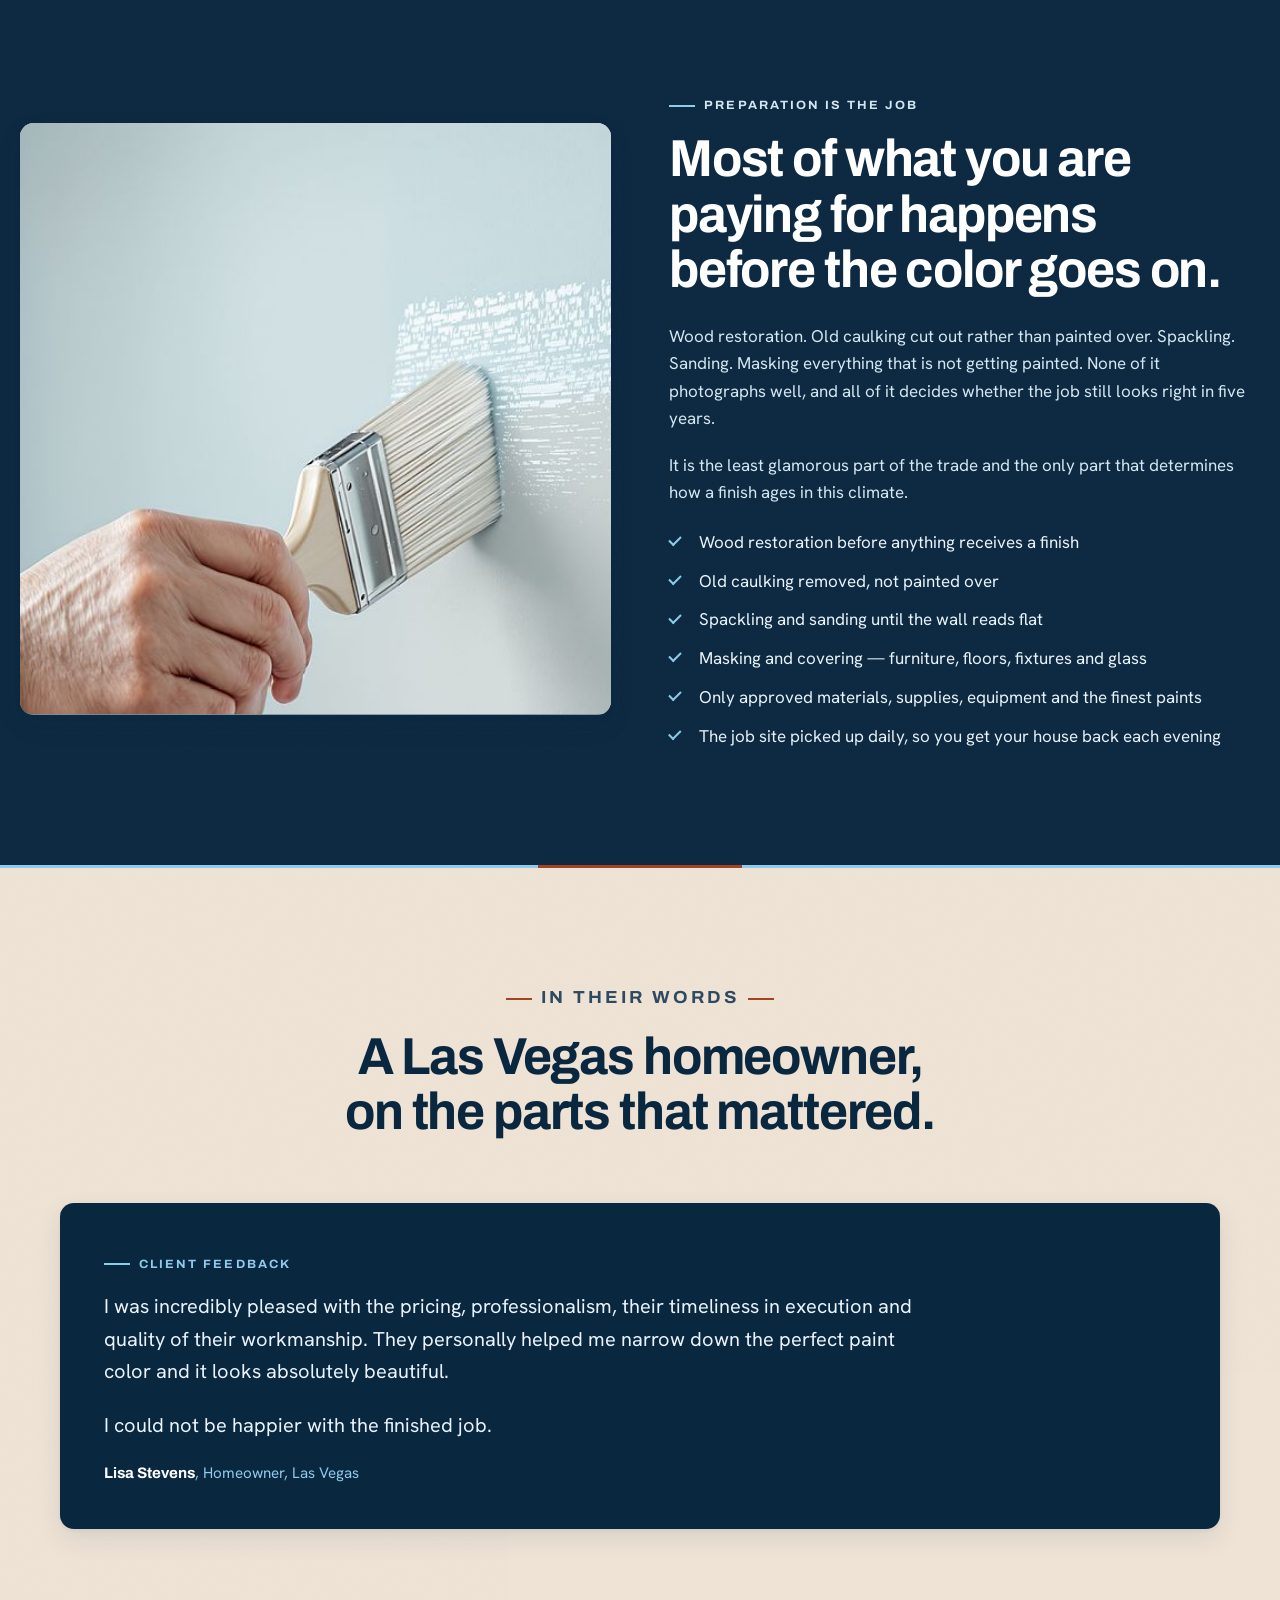
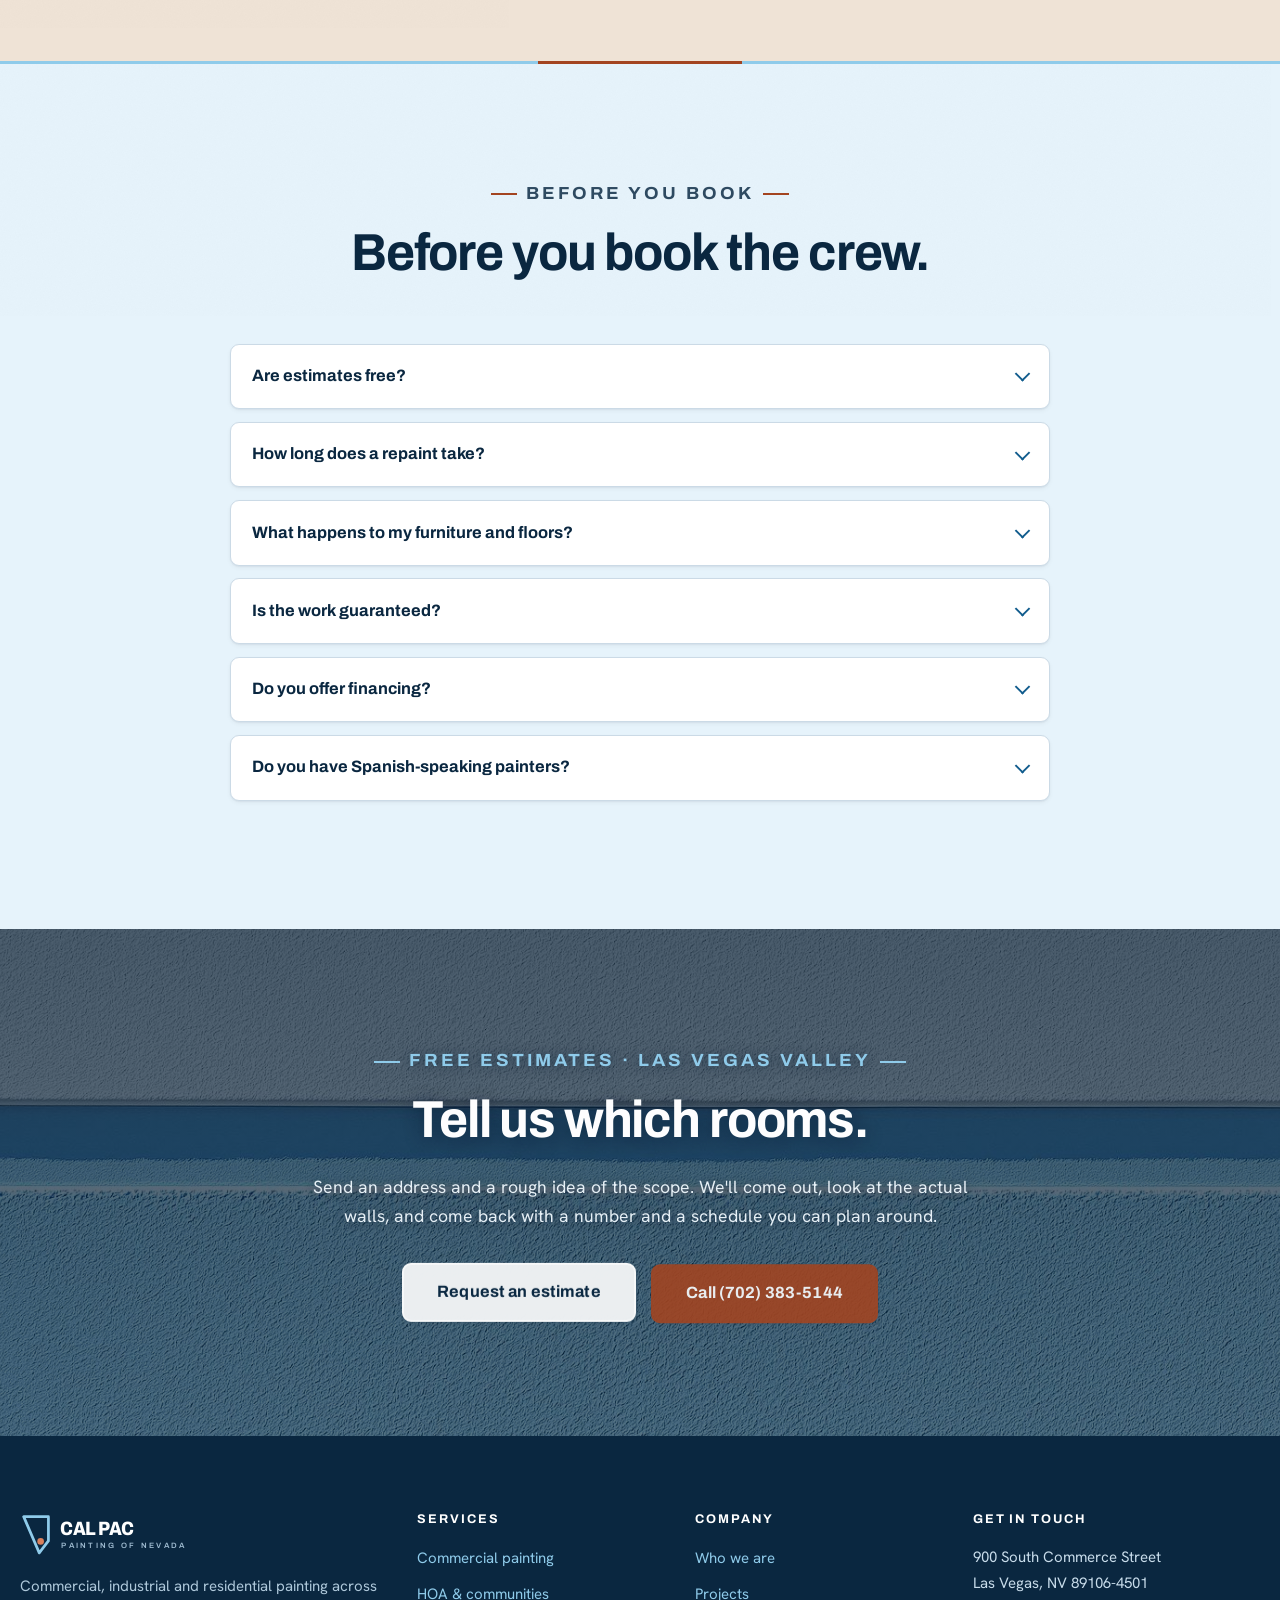
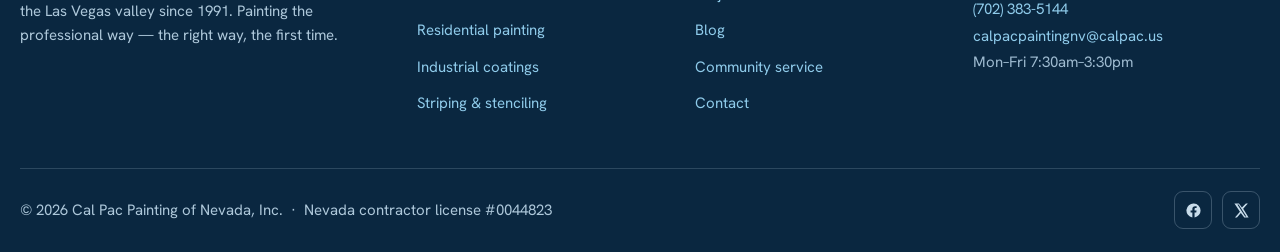
<file: residential.html>
<!DOCTYPE html>
<html lang="en">
<head>
<meta charset="utf-8">
<meta name="viewport" content="width=device-width, initial-scale=1">
<title>House Painters Las Vegas | Interior &amp; Exterior | Cal Pac</title>
<meta name="description" content="Interior and exterior house painting across the Las Vegas valley. Full prep, a 1-year workmanship warranty, NV license #0044823. Free estimates.">
<link rel="canonical" href="https://calpac.us/residential.html">
<meta name="robots" content="index, follow, max-image-preview:large">
<meta name="theme-color" content="#0A2740">

<meta property="og:type" content="website">
<meta property="og:site_name" content="Cal Pac Painting of Nevada, Inc.">
<meta property="og:title" content="House Painters in Las Vegas | Interior &amp; Exterior | Cal Pac Painting">
<meta property="og:description" content="Interior and exterior house painting, staining, wall repair and pressure washing across the Las Vegas valley. One-year workmanship warranty. Free estimates.">
<meta property="og:url" content="https://calpac.us/residential.html">
<meta property="og:image" content="https://calpac.us/assets/img/residential-1200.jpg">
<meta property="og:image:width" content="1200">
<meta property="og:image:height" content="800">
<meta property="og:image:alt" content="A bright living room with freshly painted pale blue walls and crisp white trim">
<meta name="twitter:card" content="summary_large_image">
<meta name="twitter:title" content="House Painters in Las Vegas | Interior &amp; Exterior | Cal Pac Painting">
<meta name="twitter:description" content="Interior and exterior house painting across the Las Vegas valley. One-year workmanship warranty. Free estimates.">
<meta name="twitter:image" content="https://calpac.us/assets/img/residential-1200.jpg">

<link rel="icon" href="assets/favicon.svg" type="image/svg+xml">
<link rel="apple-touch-icon" href="assets/apple-touch-icon.png">
<link rel="preload" href="assets/fonts/b920293217.woff2" as="font" type="font/woff2" crossorigin>
<link rel="preload" href="assets/fonts/60503460da.woff2" as="font" type="font/woff2" crossorigin>
<script>document.documentElement.classList.add('js');window.__mfs=setTimeout(function(){document.documentElement.classList.add('motion-fail')},3000)</script>
<link rel="stylesheet" href="fonts.css">
<link rel="stylesheet" href="styles.css">

<script type="application/ld+json">
{
  "@context": "https://schema.org",
  "@graph": [
    {
      "@type": "WebPage",
      "@id": "https://calpac.us/residential.html#webpage",
      "url": "https://calpac.us/residential.html",
      "name": "House Painters in Las Vegas | Interior & Exterior | Cal Pac Painting",
      "description": "House painters in Las Vegas: interior and exterior painting, staining, wall repair and pressure washing, with a one-year workmanship warranty.",
      "isPartOf": { "@id": "https://calpac.us/#website" },
      "about": { "@id": "https://calpac.us/#business" },
      "inLanguage": "en-US"
    },
    {
      "@type": "BreadcrumbList",
      "@id": "https://calpac.us/residential.html#breadcrumb",
      "itemListElement": [
        { "@type": "ListItem", "position": 1, "name": "Home", "item": "https://calpac.us/" },
        { "@type": "ListItem", "position": 2, "name": "Residential", "item": "https://calpac.us/residential.html" }
      ]
    },
    {
      "@type": "Service",
      "@id": "https://calpac.us/residential.html#service",
      "name": "Residential painting",
      "serviceType": "Residential painting",
      "url": "https://calpac.us/residential.html",
      "description": "Interior and exterior house painting, staining, wall repair, pressure washing and color coordination for homeowners across the Las Vegas valley, with a one-year workmanship warranty.",
      "provider": { "@id": "https://calpac.us/#business" },
      "areaServed": [
        { "@type": "City", "name": "Las Vegas", "containedInPlace": { "@type": "State", "name": "Nevada" } },
        { "@type": "City", "name": "Henderson" },
        { "@type": "City", "name": "North Las Vegas" },
        { "@type": "City", "name": "Boulder City" }
      ],
      "hasOfferCatalog": {
        "@type": "OfferCatalog",
        "name": "Residential painting services",
        "itemListElement": [
          { "@type": "Offer", "itemOffered": { "@type": "Service", "name": "Interior house painting" } },
          { "@type": "Offer", "itemOffered": { "@type": "Service", "name": "Exterior house painting" } },
          { "@type": "Offer", "itemOffered": { "@type": "Service", "name": "Staining and wood finishing" } },
          { "@type": "Offer", "itemOffered": { "@type": "Service", "name": "Wall repair" } },
          { "@type": "Offer", "itemOffered": { "@type": "Service", "name": "Pressure washing and cleaning" } },
          { "@type": "Offer", "itemOffered": { "@type": "Service", "name": "Color consultation and coordination" } }
        ]
      }
    },
    {
      "@type": "FAQPage",
      "@id": "https://calpac.us/residential.html#faq",
      "inLanguage": "en-US",
      "mainEntity": [
        {
          "@type": "Question",
          "name": "Are estimates free?",
          "acceptedAnswer": {
            "@type": "Answer",
            "text": "Yes. Tell us what needs painting and we will come out and walk the house with you at no charge. Call (702) 383-5144 or send the details to calpacpaintingnv@calpac.us and we will set a time."
          }
        },
        {
          "@type": "Question",
          "name": "How long does a repaint take?",
          "acceptedAnswer": {
            "@type": "Answer",
            "text": "It depends on the house, on how much preparation the surfaces actually need, and on whether you are doing the interior, the exterior or both — which is what the walk-through is for. What we can tell you is that our painting supervisor keeps a record of all job-site activity and follows it through, so the schedule you are given is the schedule the job is run to."
          }
        },
        {
          "@type": "Question",
          "name": "What happens to my furniture and floors?",
          "acceptedAnswer": {
            "@type": "Answer",
            "text": "Masking and covering is part of the preparation, not something we get to at the end. Furniture, floors, fixtures and anything else that is not being painted is protected before any finish goes on, and our professional staff picks up the job site every day rather than leaving it until the job is finished."
          }
        },
        {
          "@type": "Question",
          "name": "Is the work guaranteed?",
          "acceptedAnswer": {
            "@type": "Answer",
            "text": "Every Cal Pac job carries a one-year workmanship warranty. Before we call a job finished, the painting supervisor completes a multi-point quality inspection, and every client also gets a direct customer service telephone line: (702) 313-7884."
          }
        },
        {
          "@type": "Question",
          "name": "Do you offer financing?",
          "acceptedAnswer": {
            "@type": "Answer",
            "text": "Financing is available. What is on offer depends on the job, so ask your estimator at the walk-through and we will go through it with you rather than quote you something over the phone that does not apply."
          }
        },
        {
          "@type": "Question",
          "name": "Do you have Spanish-speaking painters?",
          "acceptedAnswer": {
            "@type": "Answer",
            "text": "Se habla español. If it is easier to arrange your estimate in Spanish, say so when you call (702) 383-5144 or write to calpacpaintingnv@calpac.us."
          }
        }
      ]
    }
  ]
}
</script>
</head>
<body>
<a class="skip" href="#main">Skip to content</a>

<header class="masthead" id="masthead">
  <div class="shell masthead__in">
    <a class="brand" href="index.html" aria-label="Cal Pac Painting of Nevada — home">
      <svg viewBox="0 0 252 48" role="img" aria-label="Cal Pac Painting of Nevada">
        <path d="M4 4 H31 V30.5 L21 43.5 Z" fill="none" stroke="#115C8D" stroke-width="3" stroke-linejoin="round"/>
        <circle cx="22.5" cy="31" r="3.6" fill="#A34420"/>
        <text x="44" y="24" font-family="Archivo, Helvetica, Arial, sans-serif" font-size="21" font-weight="800"
              letter-spacing="-.6" fill="#0A2740" style="font-variation-settings:'wdth' 88">CAL PAC</text>
        <text x="45" y="38" font-family="Archivo, Helvetica, Arial, sans-serif" font-size="8.4" font-weight="600"
              letter-spacing="2.5" fill="#2E4A61">PAINTING OF NEVADA</text>
      </svg>
    </a>

    <nav class="nav" id="nav" aria-label="Primary">
      <a href="commercial.html">Commercial</a>
      <a href="hoa-painting.html">HOA</a>
      <a href="residential.html" aria-current="page">Residential</a>
      <a href="projects.html">Projects</a>
      <a href="blog/index.html">Blog</a>
      <a href="about.html">Who We Are</a>
      <a href="contact.html">Contact</a>
      <span class="nav__cta"><a class="nav__tel" href="tel:+17023835144"><svg viewBox="0 0 24 24" fill="none" stroke="currentColor" stroke-width="2" stroke-linecap="round" aria-hidden="true" style="width:16px;height:16px"><path d="M22 16.9v3a2 2 0 0 1-2.2 2 19.8 19.8 0 0 1-8.6-3.1 19.5 19.5 0 0 1-6-6A19.8 19.8 0 0 1 2.1 4.2 2 2 0 0 1 4.1 2h3a2 2 0 0 1 2 1.7c.1 1 .4 1.9.7 2.8a2 2 0 0 1-.5 2.1L8.1 9.9a16 16 0 0 0 6 6l1.3-1.3a2 2 0 0 1 2.1-.4c.9.3 1.8.6 2.8.7a2 2 0 0 1 1.7 2z"/></svg>(702) 383-5144</a><a class="btn btn--clay" href="contact.html">Request an estimate</a></span>
    </nav>

    <div class="masthead__cta">
      <a class="tel-link" href="tel:+17023835144">
        <svg viewBox="0 0 24 24" fill="none" stroke="currentColor" stroke-width="2" stroke-linecap="round" aria-hidden="true"><path d="M22 16.9v3a2 2 0 0 1-2.2 2 19.8 19.8 0 0 1-8.6-3.1 19.5 19.5 0 0 1-6-6A19.8 19.8 0 0 1 2.1 4.2 2 2 0 0 1 4.1 2h3a2 2 0 0 1 2 1.7c.1 1 .4 1.9.7 2.8a2 2 0 0 1-.5 2.1L8.1 9.9a16 16 0 0 0 6 6l1.3-1.3a2 2 0 0 1 2.1-.4c.9.3 1.8.6 2.8.7a2 2 0 0 1 1.7 2z"/></svg>
        (702) 383-5144
      </a>
      <a class="btn btn--clay" href="contact.html">Request an estimate</a>
    </div>

    <button class="navtoggle" id="navtoggle" aria-expanded="false" aria-controls="nav" aria-label="Menu">
      <span></span>
    </button>
  </div>
</header>

<main id="main">

  <!-- ═══════════ PAGE HEAD ═══════════ -->
  <section class="pagehead" aria-labelledby="page-h">
    <div class="shell">
      <nav aria-label="Breadcrumb">
        <ol class="crumbs">
          <li><a href="index.html">Home</a></li>
          <li aria-current="page">Residential</li>
        </ol>
      </nav>
      <h1 id="page-h">House painters in Las&nbsp;Vegas, inside and out.</h1>
      <p>Interior and exterior painting, staining, wall repair and pressure washing for valley homeowners — from a contractor that has been painting Las&nbsp;Vegas since 1991.</p>
    </div>
  </section>

  <!-- ═══════════ LEAD SPLIT ═══════════ -->
  <section class="band band--paper" aria-labelledby="lead-h">
    <div class="shell">
      <div class="split split--flip">
        <div class="split__media reveal">
          <img src="assets/img/residential-1200.jpg"
               srcset="assets/img/residential-800.jpg 800w, assets/img/residential-1200.jpg 1200w, assets/img/residential-2000.jpg 2000w"
               sizes="(max-width:960px) 92vw, 46vw" width="1200" height="800" fetchpriority="high" decoding="async"
               alt="A bright living room with freshly painted pale blue walls and crisp white trim">
        </div>
        <div class="split__body reveal">
          <p class="eyebrow">Residential painting</p>
          <h2 id="lead-h">Your house, run like a commercial job.</h2>
          <p>When we hand the house back, the colors work together, the finish holds up, and the number matches the bid. Getting all three is a matter of process, not luck — the same process our commercial crews run, applied to your living room. We paint homes across Las Vegas, Henderson, North Las Vegas and Boulder City.</p>
          <p>We use only approved materials, supplies and equipment, and the finest paints. Every project meets government, builder and association specifications.</p>
          <p>Our painting supervisor keeps a record of all job-site activity, follows it through, and completes a multi-point quality inspection on every job at completion. All painted surfaces are properly prepared before receiving any finish, and our professional staff picks up the job site daily.</p>
          <p><a class="btn btn--clay" href="contact.html">Get a free estimate</a></p>
          <div class="stat-row">
            <div class="stat"><b>1 year</b><span>Workmanship warranty on every job we finish</span></div>
            <div class="stat"><b>Free</b><span>On-site estimates across the Las&nbsp;Vegas valley</span></div>
          </div>
        </div>
      </div>
    </div>
  </section>

  <!-- ═══════════ SERVICES ═══════════ -->
  <section class="band band--sand grain edge-top" aria-labelledby="svc-h">
    <div class="shell">
      <div class="section-head center reveal">
        <p class="eyebrow is-centered">What we do for homeowners</p>
        <h2 id="svc-h">Six services, and the same preparation under all of them.</h2>
        <p>This is the residential list, start to finish. Every one of them begins the same way — with the surface, not the color.</p>
      </div>

      <div class="svc-grid">
        <article class="svc reveal" id="interior">
          <div class="svc__ico"><svg viewBox="0 0 24 24" aria-hidden="true"><path d="M4 5h11v6H4zM15 8h3v3M9.5 11v3.5a1.5 1.5 0 0 0 1.5 1.5 1.5 1.5 0 0 1 1.5 1.5V21h-4v-3.5"/></svg></div>
          <h3>Interior painting</h3>
          <p>Walls, ceilings, trim and doors — masked, cut in and rolled, with your furniture and floors covered before a lid comes off a can.</p>
        </article>

        <article class="svc reveal" id="exterior">
          <div class="svc__ico"><svg viewBox="0 0 24 24" aria-hidden="true"><path d="M3 21h18M5 21V9l7-5 7 5v12M9 21v-6h6v6"/></svg></div>
          <h3>Exterior painting</h3>
          <p>Stucco, siding, fascia, eaves and garage doors, prepared for a climate that is unforgiving on a south-facing wall.</p>
        </article>

        <article class="svc reveal" id="staining">
          <div class="svc__ico"><svg viewBox="0 0 24 24" aria-hidden="true"><path d="M7 3h10v7a2 2 0 0 1-2 2H9a2 2 0 0 1-2-2zM10 12v3a2 2 0 0 0 4 0v-3M12 17v4"/></svg></div>
          <h3>Staining</h3>
          <p>Doors, trim, beams, gates and other woodwork stained and finished — including the wood restoration that has to happen before any of it.</p>
        </article>

        <article class="svc reveal" id="wall-repair">
          <div class="svc__ico"><svg viewBox="0 0 24 24" aria-hidden="true"><path d="M3 4h18v16H3zM3 9h18M3 15h18M9 4v5M15 9v6M9 15v5"/></svg></div>
          <h3>Wall repair</h3>
          <p>Cracks, dings, nail pops and tired texture spackled, sanded and blended, so the repair disappears under the finish instead of standing out in low sun.</p>
        </article>

        <article class="svc reveal" id="pressure-washing">
          <div class="svc__ico"><svg viewBox="0 0 24 24" aria-hidden="true"><path d="M2 8h5l4-3v10l-4-3H2zM15 8c1.4.9 2.3 2.2 2.3 4s-.9 3.1-2.3 4M19 5.5c2 1.4 3 3.6 3 6.5s-1 5.1-3 6.5"/></svg></div>
          <h3>Pressure washing &amp; cleaning</h3>
          <p>Exteriors, walkways, block walls and patios washed down — as a job on its own, or as the first step of an exterior repaint.</p>
        </article>

        <article class="svc reveal" id="color">
          <div class="svc__ico"><svg viewBox="0 0 24 24" aria-hidden="true"><path d="M4 4h8v16H4zM4 9h8M4 14h8M12 8h8v12h-8M12 14h8"/></svg></div>
          <h3>Color consultation</h3>
          <p>Getting to a color you will still like in year three. We help homeowners narrow it down and coordinate it room to room before anything is ordered.</p>
        </article>
      </div>
    </div>
  </section>

  <!-- ═══════════ EVERY CLIENT RECEIVES ═══════════ -->
  <section class="band band--tint grain edge-top" aria-labelledby="incl-h">
    <div class="shell">
      <div class="section-head center reveal">
        <p class="eyebrow is-centered">Every client receives</p>
        <h2 id="incl-h">Three things that come with the job, not as an upgrade.</h2>
      </div>

      <div class="info-grid">
        <div class="info reveal">
          <h3>A direct customer service line</h3>
          <p>Every Cal Pac client gets a direct customer service telephone line: <a href="tel:+17023137884">(702) 313-7884</a>. The main office is <a href="tel:+17023835144">(702) 383-5144</a>, Monday to Friday, 7:30am to 3:30pm.</p>
        </div>

        <div class="info reveal">
          <h3>A one-year workmanship warranty</h3>
          <p>Every job carries a one-year warranty on our workmanship — and before it starts, the painting supervisor completes a multi-point quality inspection on the finished work.</p>
        </div>

        <div class="info reveal">
          <h3>Se habla espa&ntilde;ol</h3>
          <p>You can deal with Cal Pac in English or in Spanish, from the first phone call through to the final inspection. Say which you prefer when you book the walk-through.</p>
        </div>
      </div>
    </div>
  </section>

  <!-- ═══════════ THE CRAFT ═══════════ -->
  <section class="band band--ink grain edge-top" aria-labelledby="craft-h">
    <div class="shell">
      <div class="split">
        <div class="split__media reveal">
          <img src="assets/img/craft-tight-1200.jpg"
               srcset="assets/img/craft-tight-800.jpg 800w, assets/img/craft-tight-1200.jpg 1200w"
               sizes="(max-width:960px) 92vw, 46vw" width="1200" height="798" loading="lazy" decoding="async"
               alt="A painter's brush cutting a straight line where a pale blue wall meets white trim">
        </div>
        <div class="split__body reveal">
          <p class="eyebrow">Preparation is the job</p>
          <h2 id="craft-h">Most of what you are paying for happens before the color goes on.</h2>
          <p>Wood restoration. Old caulking cut out rather than painted over. Spackling. Sanding. Masking everything that is not getting painted. None of it photographs well, and all of it decides whether the job still looks right in five years.</p>
          <p>It is the least glamorous part of the trade and the only part that determines how a finish ages in this climate.</p>
          <ul class="ticks">
            <li>Wood restoration before anything receives a finish</li>
            <li>Old caulking removed, not painted over</li>
            <li>Spackling and sanding until the wall reads flat</li>
            <li>Masking and covering — furniture, floors, fixtures and glass</li>
            <li>Only approved materials, supplies, equipment and the finest paints</li>
            <li>The job site picked up daily, so you get your house back each evening</li>
          </ul>
        </div>
      </div>
    </div>
  </section>

  <!-- ═══════════ TESTIMONIAL ═══════════ -->
  <section class="band band--sand grain edge-top" aria-labelledby="words-h">
    <div class="shell">
      <div class="section-head center reveal">
        <p class="eyebrow is-centered">In their words</p>
        <h2 id="words-h">A Las&nbsp;Vegas homeowner, on the parts that mattered.</h2>
      </div>

      <figure class="letter reveal">
        <div class="letter__in">
          <p class="eyebrow" style="color:var(--sky)">Client feedback</p>
          <blockquote>
            <p>I was incredibly pleased with the pricing, professionalism, their timeliness in execution and quality of their workmanship. They personally helped me narrow down the perfect paint color and it looks absolutely beautiful.</p>
            <p>I could not be happier with the finished job.</p>
          </blockquote>
          <figcaption><b>Lisa Stevens</b>, Homeowner, Las Vegas</figcaption>
        </div>
      </figure>
    </div>
  </section>

  <!-- ═══════════ FAQ ═══════════ -->
  <section class="band band--tint grain edge-top" aria-labelledby="faq-h">
    <div class="shell">
      <div class="section-head center reveal">
        <p class="eyebrow is-centered">Before you book</p>
        <h2 id="faq-h">Before you book the crew.</h2>
      </div>

      <div class="faq reveal">
        <details>
          <summary>Are estimates free?</summary>
          <div class="faq__a"><p>Yes. Tell us what needs painting and we will come out and walk the house with you at no charge. Call (702) 383-5144 or send the details to calpacpaintingnv@calpac.us and we will set a time.</p></div>
        </details>

        <details>
          <summary>How long does a repaint take?</summary>
          <div class="faq__a"><p>It depends on the house, on how much preparation the surfaces actually need, and on whether you are doing the interior, the exterior or both — which is what the walk-through is for. What we can tell you is that our painting supervisor keeps a record of all job-site activity and follows it through, so the schedule you are given is the schedule the job is run to.</p></div>
        </details>

        <details>
          <summary>What happens to my furniture and floors?</summary>
          <div class="faq__a"><p>Masking and covering is part of the preparation, not something we get to at the end. Furniture, floors, fixtures and anything else that is not being painted is protected before any finish goes on, and our professional staff picks up the job site every day rather than leaving it until the job is finished.</p></div>
        </details>

        <details>
          <summary>Is the work guaranteed?</summary>
          <div class="faq__a"><p>Every Cal Pac job carries a one-year workmanship warranty. Before we call a job finished, the painting supervisor completes a multi-point quality inspection, and every client also gets a direct customer service telephone line: (702) 313-7884.</p></div>
        </details>

        <details>
          <summary>Do you offer financing?</summary>
          <div class="faq__a"><p>Financing is available. What is on offer depends on the job, so ask your estimator at the walk-through and we will go through it with you rather than quote you something over the phone that does not apply.</p></div>
        </details>

        <details>
          <summary>Do you have Spanish-speaking painters?</summary>
          <div class="faq__a"><p>Se habla español. If it is easier to arrange your estimate in Spanish, say so when you call (702) 383-5144 or write to calpacpaintingnv@calpac.us.</p></div>
        </details>
      </div>
    </div>
  </section>

  <!-- ═══════════ CTA ═══════════ -->
  <section class="cta" aria-labelledby="cta-h">
    <div class="cta__media">
      <img src="assets/img/wall-1600.jpg"
           srcset="assets/img/wall-1000.jpg 1000w, assets/img/wall-1600.jpg 1600w"
           sizes="100vw" width="2400" height="1029" loading="lazy" decoding="async"
           alt="A freshly painted exterior wall split by one straight line where pale blue meets white">
    </div>
    <div class="shell">
      <p class="eyebrow is-centered">Free estimates &middot; Las Vegas valley</p>
      <h2 id="cta-h">Tell us which rooms.</h2>
      <p>Send an address and a rough idea of the scope. We'll come out, look at the actual walls, and come back with a number and a schedule you can plan around.</p>
      <div class="cta__row">
        <a class="btn btn--onphoto btn--lg" href="contact.html">Request an estimate</a>
        <a class="btn btn--clay btn--lg" href="tel:+17023835144">Call (702) 383-5144</a>
      </div>
    </div>
  </section>

</main>

<footer class="foot">
  <div class="shell">
    <div class="foot__grid">
      <div class="foot__brand">
        <svg viewBox="0 0 252 48" role="img" aria-label="Cal Pac Painting of Nevada">
          <path d="M4 4 H31 V30.5 L21 43.5 Z" fill="none" stroke="#8FCBEA" stroke-width="3" stroke-linejoin="round"/>
          <circle cx="22.5" cy="31" r="3.6" fill="#D9805C"/>
          <text x="44" y="24" font-family="Archivo, Helvetica, Arial, sans-serif" font-size="21" font-weight="800" letter-spacing="-.6" fill="#FFFFFF" style="font-variation-settings:'wdth' 88">CAL PAC</text>
          <text x="45" y="38" font-family="Archivo, Helvetica, Arial, sans-serif" font-size="8.4" font-weight="600" letter-spacing="2.5" fill="#9FBBD0">PAINTING OF NEVADA</text>
        </svg>
        <p>Commercial, industrial and residential painting across the Las&nbsp;Vegas valley since 1991. Painting the professional way — the right way, the first time.</p>
      </div>

      <div>
        <h4>Services</h4>
        <ul>
          <li><a href="commercial.html">Commercial painting</a></li>
          <li><a href="hoa-painting.html">HOA &amp; communities</a></li>
          <li><a href="residential.html">Residential painting</a></li>
          <li><a href="commercial.html#coatings">Industrial coatings</a></li>
          <li><a href="commercial.html#striping">Striping &amp; stenciling</a></li>
        </ul>
      </div>

      <div>
        <h4>Company</h4>
        <ul>
          <li><a href="about.html">Who we are</a></li>
          <li><a href="projects.html">Projects</a></li>
          <li><a href="blog/index.html">Blog</a></li>
          <li><a href="about.html#community">Community service</a></li>
          <li><a href="contact.html">Contact</a></li>
        </ul>
      </div>

      <div>
        <h4>Get in touch</h4>
        <address>
          900 South Commerce Street<br>
          Las Vegas, NV 89106-4501<br>
          <a href="tel:+17023835144">(702) 383-5144</a><br>
          <a href="mailto:calpacpaintingnv@calpac.us">calpacpaintingnv@calpac.us</a><br>
          <span style="color:#9FBBD0">Mon–Fri 7:30am–3:30pm</span>
        </address>
      </div>
    </div>

    <div class="foot__bar">
      <p style="margin:0">&copy; <span id="yr">2026</span> Cal Pac Painting of Nevada, Inc. &nbsp;&middot;&nbsp; Nevada contractor license #0044823</p>
      <div class="foot__social">
        <a href="https://www.facebook.com/calpacnv" aria-label="Cal Pac Painting on Facebook" rel="noopener">
          <svg viewBox="0 0 24 24" aria-hidden="true"><path d="M22 12a10 10 0 1 0-11.6 9.9v-7H7.9V12h2.5V9.8c0-2.5 1.5-3.9 3.8-3.9 1.1 0 2.2.2 2.2.2v2.5h-1.3c-1.2 0-1.6.8-1.6 1.6V12h2.8l-.4 2.9h-2.4v7A10 10 0 0 0 22 12z"/></svg>
        </a>
        <a href="https://twitter.com/calpacpainting" aria-label="Cal Pac Painting on X" rel="noopener">
          <svg viewBox="0 0 24 24" aria-hidden="true"><path d="M18.2 2H21l-6.6 7.6L22 22h-6.1l-4.8-6.3L5.6 22H2.8l7-8.1L2 2h6.3l4.3 5.7L18.2 2zm-1 18.3h1.6L7.9 3.6H6.2l11 16.7z"/></svg>
        </a>
      </div>
    </div>
  </div>
</footer>


<nav class="mobilebar" aria-label="Call or request an estimate">
  <a class="btn btn--call" href="tel:+17023835144">
    <svg viewBox="0 0 24 24" fill="none" stroke="currentColor" stroke-width="2" stroke-linecap="round" aria-hidden="true" style="width:17px;height:17px"><path d="M22 16.9v3a2 2 0 0 1-2.2 2 19.8 19.8 0 0 1-8.6-3.1 19.5 19.5 0 0 1-6-6A19.8 19.8 0 0 1 2.1 4.2 2 2 0 0 1 4.1 2h3a2 2 0 0 1 2 1.7c.1 1 .4 1.9.7 2.8a2 2 0 0 1-.5 2.1L8.1 9.9a16 16 0 0 0 6 6l1.3-1.3a2 2 0 0 1 2.1-.4c.9.3 1.8.6 2.8.7a2 2 0 0 1 1.7 2z"/></svg>
    Call now
  </a>
  <a class="btn btn--clay" href="contact.html">Free estimate</a>
</nav>
<script src="assets/js/gsap.min.js" defer></script>
<script src="assets/js/ScrollTrigger.min.js" defer></script>
<script src="assets/js/SplitText.min.js" defer></script>
<script src="app.js" defer></script>
<script src="motion.js" defer></script>
</body>
</html>
</file>
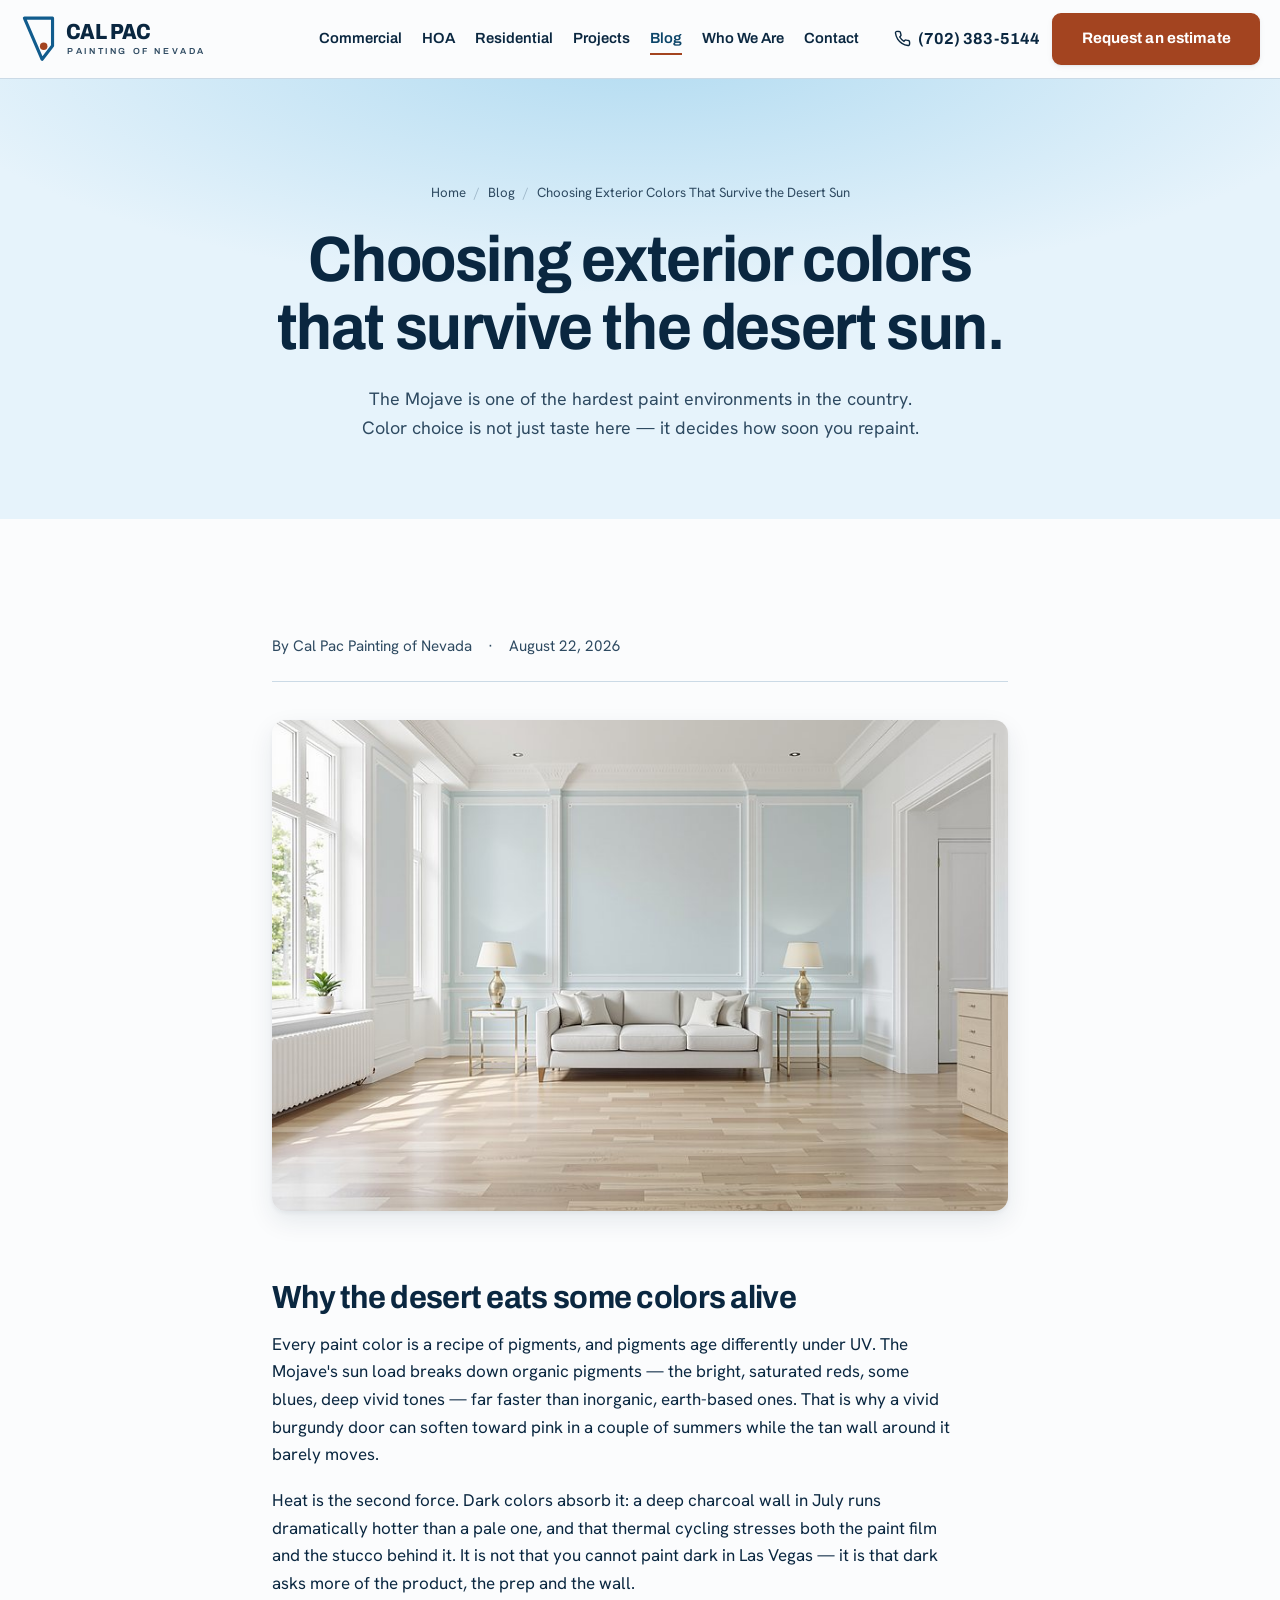
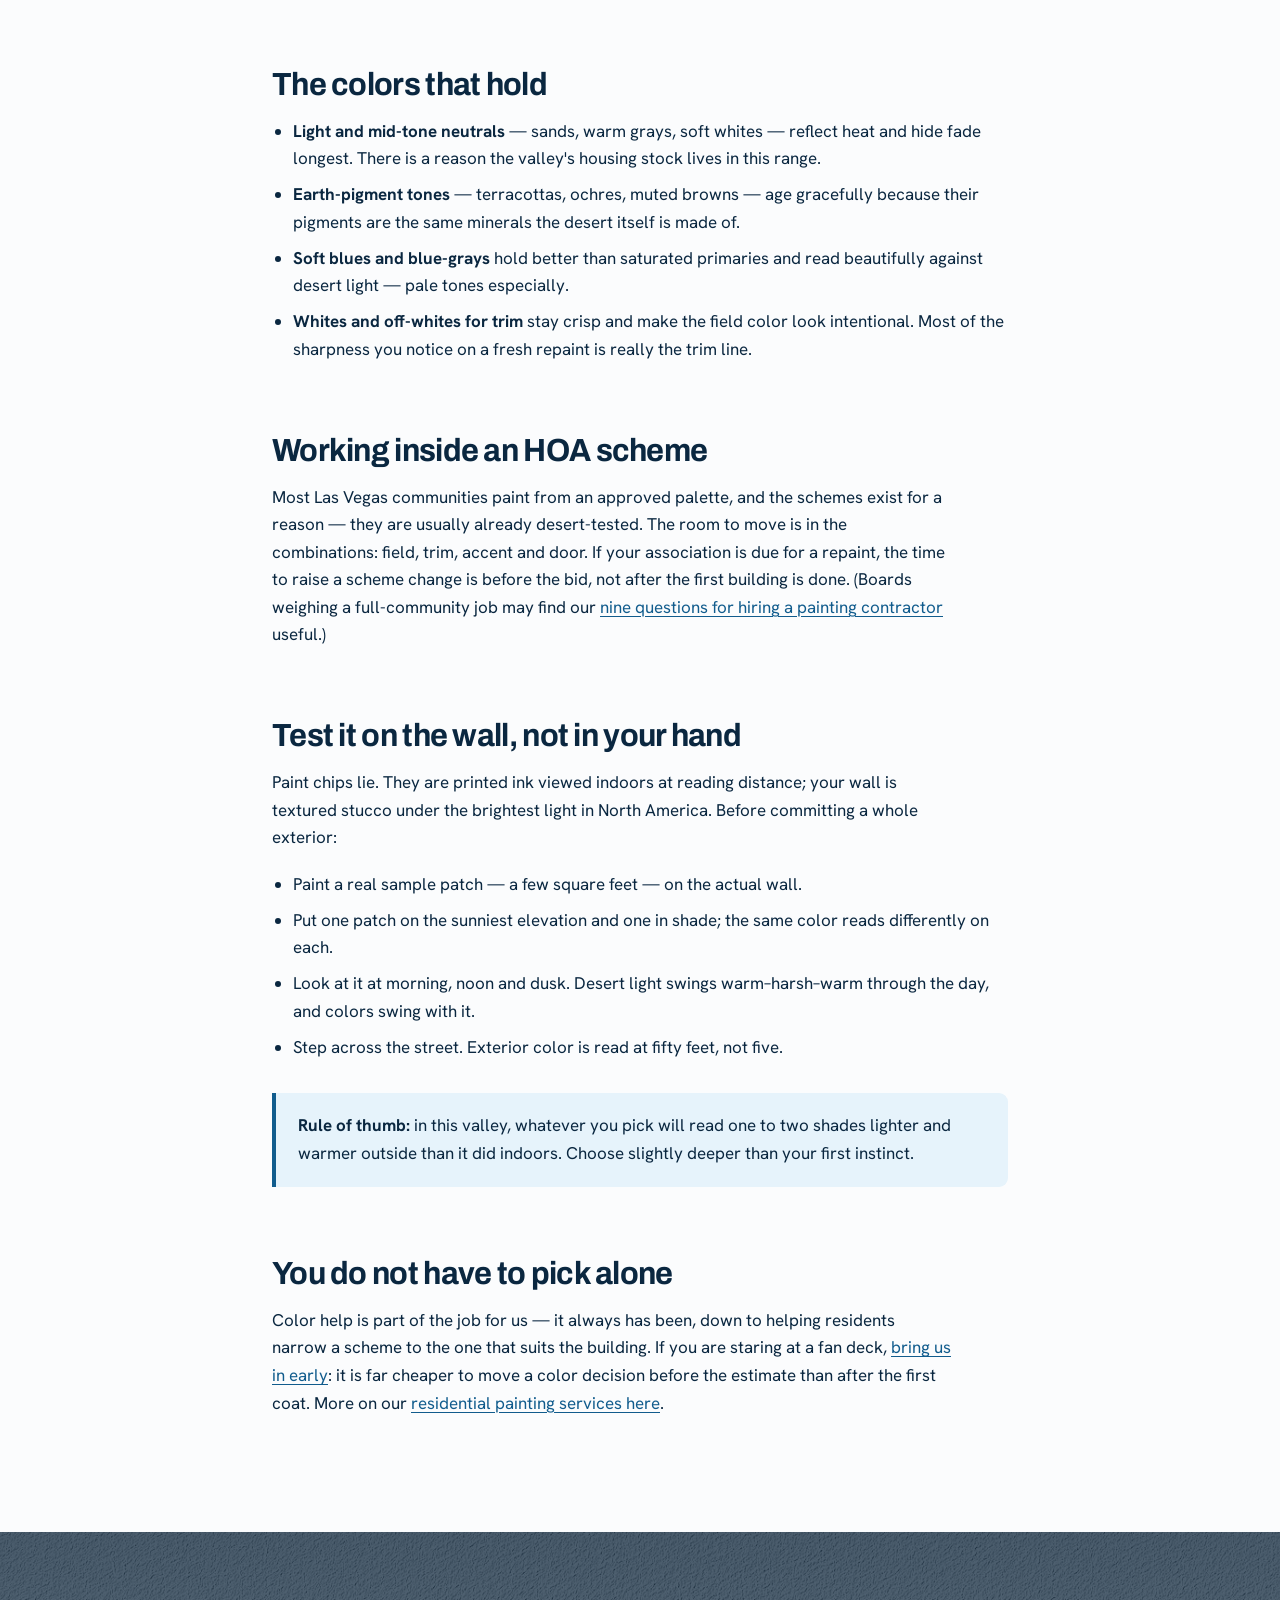
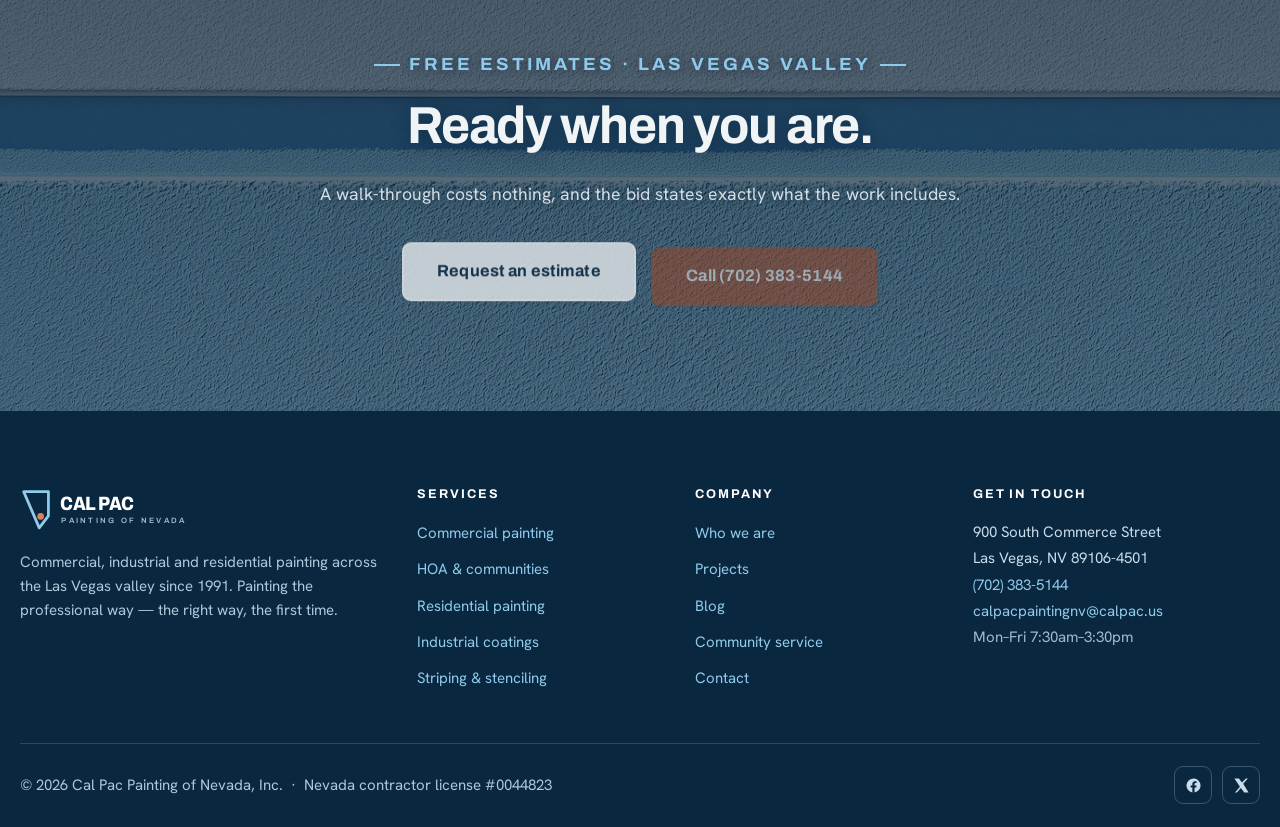
<file: blog/exterior-paint-colors-las-vegas.html>
<!DOCTYPE html>
<html lang="en">
<head>
<meta charset="utf-8">
<meta name="viewport" content="width=device-width, initial-scale=1">
<title>Choosing Exterior Paint Colors for the Las Vegas Desert Sun | Cal Pac Painting</title>
<meta name="description" content="Why some exterior colors fade fast in the Mojave and others hold for years — pigment, heat gain, HOA schemes, and how to test a color before committing.">
<link rel="canonical" href="https://calpac.us/blog/exterior-paint-colors-las-vegas.html">
<meta name="robots" content="index, follow, max-image-preview:large">
<meta name="theme-color" content="#0A2740">

<meta property="og:type" content="article">
<meta property="og:site_name" content="Cal Pac Painting of Nevada, Inc.">
<meta property="og:title" content="Choosing Exterior Paint Colors for the Las Vegas Desert Sun | Cal Pac Painting">
<meta property="og:description" content="Why some exterior colors fade fast in the Mojave and others hold for years — pigment, heat gain, HOA schemes, and how to test a color before committing.">
<meta property="og:url" content="https://calpac.us/blog/exterior-paint-colors-las-vegas.html">
<meta property="og:image" content="https://calpac.us/assets/img/residential-2000.jpg">
<meta property="og:image:width" content="2000">
<meta property="og:image:height" content="1333">
<meta property="og:image:alt" content="Bright living room with freshly painted pale blue walls and crisp white trim">
<meta name="twitter:card" content="summary_large_image">
<meta name="twitter:title" content="Choosing Exterior Paint Colors for the Las Vegas Desert Sun | Cal Pac Painting">
<meta name="twitter:description" content="Why some exterior colors fade fast in the Mojave and others hold for years — pigment, heat gain, HOA schemes, and how to test a color before committing.">
<meta name="twitter:image" content="https://calpac.us/assets/img/residential-2000.jpg">

<link rel="icon" href="../assets/favicon.svg" type="image/svg+xml">
<link rel="apple-touch-icon" href="../assets/apple-touch-icon.png">
<link rel="preload" href="../assets/fonts/b920293217.woff2" as="font" type="font/woff2" crossorigin>
<link rel="preload" href="../assets/fonts/60503460da.woff2" as="font" type="font/woff2" crossorigin>
<script>document.documentElement.classList.add('js');window.__mfs=setTimeout(function(){document.documentElement.classList.add('motion-fail')},3000)</script>
<link rel="stylesheet" href="../fonts.css">
<link rel="stylesheet" href="../styles.css">

<script type="application/ld+json">
{
  "@context": "https://schema.org",
  "@graph": [
    {
      "@type": "BlogPosting",
      "@id": "https://calpac.us/blog/exterior-paint-colors-las-vegas.html#post",
      "mainEntityOfPage": { "@id": "https://calpac.us/blog/exterior-paint-colors-las-vegas.html#webpage" },
      "headline": "Choosing Exterior Colors That Survive the Desert Sun",
      "description": "Why some exterior colors fade fast in the Mojave and others hold for years — pigment, heat gain, HOA schemes, and how to test a color before committing.",
      "image": "https://calpac.us/assets/img/residential-2000.jpg",
      "datePublished": "2026-08-22",
      "dateModified": "2026-08-22",
      "author": { "@id": "https://calpac.us/#business" },
      "publisher": { "@id": "https://calpac.us/#business" },
      "inLanguage": "en-US"
    },
    {
      "@type": "WebPage",
      "@id": "https://calpac.us/blog/exterior-paint-colors-las-vegas.html#webpage",
      "url": "https://calpac.us/blog/exterior-paint-colors-las-vegas.html",
      "name": "Choosing Exterior Paint Colors for the Las Vegas Desert Sun | Cal Pac Painting",
      "description": "Why some exterior colors fade fast in the Mojave and others hold for years — pigment, heat gain, HOA schemes, and how to test a color before committing.",
      "isPartOf": { "@id": "https://calpac.us/#website" },
      "about": { "@id": "https://calpac.us/#business" },
      "inLanguage": "en-US"
    },
    {
      "@type": "BreadcrumbList",
      "@id": "https://calpac.us/blog/exterior-paint-colors-las-vegas.html#breadcrumb",
      "itemListElement": [
        { "@type": "ListItem", "position": 1, "name": "Home", "item": "https://calpac.us/" },
        { "@type": "ListItem", "position": 2, "name": "Blog", "item": "https://calpac.us/blog/" },
        { "@type": "ListItem", "position": 3, "name": "Choosing Exterior Colors That Survive the Desert Sun", "item": "https://calpac.us/blog/exterior-paint-colors-las-vegas.html" }
      ]
    }
  ]
}
</script>
</head>
<body>
<a class="skip" href="#main">Skip to content</a>

<header class="masthead" id="masthead">
  <div class="shell masthead__in">
    <a class="brand" href="../index.html" aria-label="Cal Pac Painting of Nevada — home">
      <svg viewBox="0 0 252 48" role="img" aria-label="Cal Pac Painting of Nevada">
        <path d="M4 4 H31 V30.5 L21 43.5 Z" fill="none" stroke="#115C8D" stroke-width="3" stroke-linejoin="round"/>
        <circle cx="22.5" cy="31" r="3.6" fill="#A34420"/>
        <text x="44" y="24" font-family="Archivo, Helvetica, Arial, sans-serif" font-size="21" font-weight="800"
              letter-spacing="-.6" fill="#0A2740" style="font-variation-settings:'wdth' 88">CAL PAC</text>
        <text x="45" y="38" font-family="Archivo, Helvetica, Arial, sans-serif" font-size="8.4" font-weight="600"
              letter-spacing="2.5" fill="#2E4A61">PAINTING OF NEVADA</text>
      </svg>
    </a>

    <nav class="nav" id="nav" aria-label="Primary">
      <a href="../commercial.html">Commercial</a>
      <a href="../hoa-painting.html">HOA</a>
      <a href="../residential.html">Residential</a>
      <a href="../projects.html">Projects</a>
      <a href="index.html" aria-current="page">Blog</a>
      <a href="../about.html">Who We Are</a>
      <a href="../contact.html">Contact</a>
      <span class="nav__cta"><a class="nav__tel" href="tel:+17023835144"><svg viewBox="0 0 24 24" fill="none" stroke="currentColor" stroke-width="2" stroke-linecap="round" aria-hidden="true" style="width:16px;height:16px"><path d="M22 16.9v3a2 2 0 0 1-2.2 2 19.8 19.8 0 0 1-8.6-3.1 19.5 19.5 0 0 1-6-6A19.8 19.8 0 0 1 2.1 4.2 2 2 0 0 1 4.1 2h3a2 2 0 0 1 2 1.7c.1 1 .4 1.9.7 2.8a2 2 0 0 1-.5 2.1L8.1 9.9a16 16 0 0 0 6 6l1.3-1.3a2 2 0 0 1 2.1-.4c.9.3 1.8.6 2.8.7a2 2 0 0 1 1.7 2z"/></svg>(702) 383-5144</a><a class="btn btn--clay" href="../contact.html">Request an estimate</a></span>
    </nav>

    <div class="masthead__cta">
      <a class="tel-link" href="tel:+17023835144">
        <svg viewBox="0 0 24 24" fill="none" stroke="currentColor" stroke-width="2" stroke-linecap="round" aria-hidden="true"><path d="M22 16.9v3a2 2 0 0 1-2.2 2 19.8 19.8 0 0 1-8.6-3.1 19.5 19.5 0 0 1-6-6A19.8 19.8 0 0 1 2.1 4.2 2 2 0 0 1 4.1 2h3a2 2 0 0 1 2 1.7c.1 1 .4 1.9.7 2.8a2 2 0 0 1-.5 2.1L8.1 9.9a16 16 0 0 0 6 6l1.3-1.3a2 2 0 0 1 2.1-.4c.9.3 1.8.6 2.8.7a2 2 0 0 1 1.7 2z"/></svg>
        (702) 383-5144
      </a>
      <a class="btn btn--clay" href="../contact.html">Request an estimate</a>
    </div>

    <button class="navtoggle" id="navtoggle" aria-expanded="false" aria-controls="nav" aria-label="Menu">
      <span></span>
    </button>
  </div>
</header>

<main id="main">

  <section class="pagehead">
    <div class="shell">
      <nav aria-label="Breadcrumb">
      <ol class="crumbs">
        <li><a href="../index.html">Home</a></li>
        <li><a href="index.html">Blog</a></li>
        <li aria-current="page">Choosing Exterior Colors That Survive the Desert Sun</li>
      </ol>
      </nav>
      <h1>Choosing exterior colors that survive the desert sun.</h1>
      <p>The Mojave is one of the hardest paint environments in the country. Color choice is not just taste here — it decides how soon you repaint.</p>
    </div>
  </section>

  <section class="band band--paper" aria-label="Article">
    <div class="shell">
      <article class="article">
        <div class="article__meta">
          <span>By Cal Pac Painting of Nevada</span>
          <span>&middot;</span>
          <time datetime="2026-08-22">August 22, 2026</time>
        </div>

      <figure>
        <img src="../assets/img/residential-800.jpg" width="800" height="533" loading="lazy" decoding="async"
             alt="Bright living room with freshly painted pale blue walls and crisp white trim">
      </figure>

      <h2>Why the desert eats some colors alive</h2>
      <p>Every paint color is a recipe of pigments, and pigments age differently under UV. The Mojave's sun load breaks down organic pigments — the bright, saturated reds, some blues, deep vivid tones — far faster than inorganic, earth-based ones. That is why a vivid burgundy door can soften toward pink in a couple of summers while the tan wall around it barely moves.</p>
      <p>Heat is the second force. Dark colors absorb it: a deep charcoal wall in July runs dramatically hotter than a pale one, and that thermal cycling stresses both the paint film and the stucco behind it. It is not that you cannot paint dark in Las&nbsp;Vegas — it is that dark asks more of the product, the prep and the wall.</p>

      <h2>The colors that hold</h2>
      <ul>
        <li><strong>Light and mid-tone neutrals</strong> — sands, warm grays, soft whites — reflect heat and hide fade longest. There is a reason the valley's housing stock lives in this range.</li>
        <li><strong>Earth-pigment tones</strong> — terracottas, ochres, muted browns — age gracefully because their pigments are the same minerals the desert itself is made of.</li>
        <li><strong>Soft blues and blue-grays</strong> hold better than saturated primaries and read beautifully against desert light — pale tones especially.</li>
        <li><strong>Whites and off-whites for trim</strong> stay crisp and make the field color look intentional. Most of the sharpness you notice on a fresh repaint is really the trim line.</li>
      </ul>

      <h2>Working inside an HOA scheme</h2>
      <p>Most Las&nbsp;Vegas communities paint from an approved palette, and the schemes exist for a reason — they are usually already desert-tested. The room to move is in the combinations: field, trim, accent and door. If your association is due for a repaint, the time to raise a scheme change is before the bid, not after the first building is done. (Boards weighing a full-community job may find our <a href="hoa-board-hiring-painting-contractor.html">nine questions for hiring a painting contractor</a> useful.)</p>

      <h2>Test it on the wall, not in your hand</h2>
      <p>Paint chips lie. They are printed ink viewed indoors at reading distance; your wall is textured stucco under the brightest light in North America. Before committing a whole exterior:</p>
      <ul>
        <li>Paint a real sample patch — a few square feet — on the actual wall.</li>
        <li>Put one patch on the sunniest elevation and one in shade; the same color reads differently on each.</li>
        <li>Look at it at morning, noon and dusk. Desert light swings warm–harsh–warm through the day, and colors swing with it.</li>
        <li>Step across the street. Exterior color is read at fifty feet, not five.</li>
      </ul>

      <div class="callout">
        <p><strong>Rule of thumb:</strong> in this valley, whatever you pick will read one to two shades lighter and warmer outside than it did indoors. Choose slightly deeper than your first instinct.</p>
      </div>

      <h2>You do not have to pick alone</h2>
      <p>Color help is part of the job for us — it always has been, down to helping residents narrow a scheme to the one that suits the building. If you are staring at a fan deck, <a href="../contact.html">bring us in early</a>: it is far cheaper to move a color decision before the estimate than after the first coat. More on our <a href="../residential.html">residential painting services here</a>.</p>

      </article>
    </div>
  </section>

  <!-- CTA -->
  <section class="cta" aria-labelledby="cta-h">
    <div class="cta__media">
      <img src="../assets/img/wall-1600.jpg"
           srcset="../assets/img/wall-1000.jpg 1000w, ../assets/img/wall-1600.jpg 1600w, ../assets/img/wall-2400.jpg 2400w"
           sizes="100vw" width="2400" height="1029" loading="lazy" decoding="async"
           alt="A freshly painted exterior wall split by one straight line where pale blue meets white">
    </div>
    <div class="shell">
      <p class="eyebrow is-centered">Free estimates &middot; Las Vegas valley</p>
      <h2 id="cta-h">Ready when you are.</h2>
      <p>A walk-through costs nothing, and the bid states exactly what the work includes.</p>
      <div class="cta__row">
        <a class="btn btn--onphoto btn--lg" href="../contact.html">Request an estimate</a>
        <a class="btn btn--clay btn--lg" href="tel:+17023835144">Call (702) 383-5144</a>
      </div>
    </div>
  </section>

</main>

<footer class="foot">
  <div class="shell">
    <div class="foot__grid">
      <div class="foot__brand">
        <svg viewBox="0 0 252 48" role="img" aria-label="Cal Pac Painting of Nevada">
          <path d="M4 4 H31 V30.5 L21 43.5 Z" fill="none" stroke="#8FCBEA" stroke-width="3" stroke-linejoin="round"/>
          <circle cx="22.5" cy="31" r="3.6" fill="#D9805C"/>
          <text x="44" y="24" font-family="Archivo, Helvetica, Arial, sans-serif" font-size="21" font-weight="800" letter-spacing="-.6" fill="#FFFFFF" style="font-variation-settings:'wdth' 88">CAL PAC</text>
          <text x="45" y="38" font-family="Archivo, Helvetica, Arial, sans-serif" font-size="8.4" font-weight="600" letter-spacing="2.5" fill="#9FBBD0">PAINTING OF NEVADA</text>
        </svg>
        <p>Commercial, industrial and residential painting across the Las&nbsp;Vegas valley since 1991. Painting the professional way — the right way, the first time.</p>
      </div>

      <div>
        <h4>Services</h4>
        <ul>
          <li><a href="../commercial.html">Commercial painting</a></li>
          <li><a href="../hoa-painting.html">HOA &amp; communities</a></li>
          <li><a href="../residential.html">Residential painting</a></li>
          <li><a href="../commercial.html#coatings">Industrial coatings</a></li>
          <li><a href="../commercial.html#striping">Striping &amp; stenciling</a></li>
        </ul>
      </div>

      <div>
        <h4>Company</h4>
        <ul>
          <li><a href="../about.html">Who we are</a></li>
          <li><a href="../projects.html">Projects</a></li>
          <li><a href="index.html">Blog</a></li>
          <li><a href="../about.html#community">Community service</a></li>
          <li><a href="../contact.html">Contact</a></li>
        </ul>
      </div>

      <div>
        <h4>Get in touch</h4>
        <address>
          900 South Commerce Street<br>
          Las Vegas, NV 89106-4501<br>
          <a href="tel:+17023835144">(702) 383-5144</a><br>
          <a href="mailto:calpacpaintingnv@calpac.us">calpacpaintingnv@calpac.us</a><br>
          <span style="color:#9FBBD0">Mon–Fri 7:30am–3:30pm</span>
        </address>
      </div>
    </div>

    <div class="foot__bar">
      <p style="margin:0">&copy; <span id="yr">2026</span> Cal Pac Painting of Nevada, Inc. &nbsp;&middot;&nbsp; Nevada contractor license #0044823</p>
      <div class="foot__social">
        <a href="https://www.facebook.com/calpacnv" aria-label="Cal Pac Painting on Facebook" rel="noopener">
          <svg viewBox="0 0 24 24" aria-hidden="true"><path d="M22 12a10 10 0 1 0-11.6 9.9v-7H7.9V12h2.5V9.8c0-2.5 1.5-3.9 3.8-3.9 1.1 0 2.2.2 2.2.2v2.5h-1.3c-1.2 0-1.6.8-1.6 1.6V12h2.8l-.4 2.9h-2.4v7A10 10 0 0 0 22 12z"/></svg>
        </a>
        <a href="https://twitter.com/calpacpainting" aria-label="Cal Pac Painting on X" rel="noopener">
          <svg viewBox="0 0 24 24" aria-hidden="true"><path d="M18.2 2H21l-6.6 7.6L22 22h-6.1l-4.8-6.3L5.6 22H2.8l7-8.1L2 2h6.3l4.3 5.7L18.2 2z"/></svg>
        </a>
      </div>
    </div>
  </div>
</footer>


<nav class="mobilebar" aria-label="Call or request an estimate">
  <a class="btn btn--call" href="tel:+17023835144">
    <svg viewBox="0 0 24 24" fill="none" stroke="currentColor" stroke-width="2" stroke-linecap="round" aria-hidden="true" style="width:17px;height:17px"><path d="M22 16.9v3a2 2 0 0 1-2.2 2 19.8 19.8 0 0 1-8.6-3.1 19.5 19.5 0 0 1-6-6A19.8 19.8 0 0 1 2.1 4.2 2 2 0 0 1 4.1 2h3a2 2 0 0 1 2 1.7c.1 1 .4 1.9.7 2.8a2 2 0 0 1-.5 2.1L8.1 9.9a16 16 0 0 0 6 6l1.3-1.3a2 2 0 0 1 2.1-.4c.9.3 1.8.6 2.8.7a2 2 0 0 1 1.7 2z"/></svg>
    Call now
  </a>
  <a class="btn btn--clay" href="../contact.html">Free estimate</a>
</nav>
<script src="../assets/js/gsap.min.js" defer></script>
<script src="../assets/js/ScrollTrigger.min.js" defer></script>
<script src="../assets/js/SplitText.min.js" defer></script>
<script src="../app.js" defer></script>
<script src="../motion.js" defer></script>
</body>
</html>
</file>
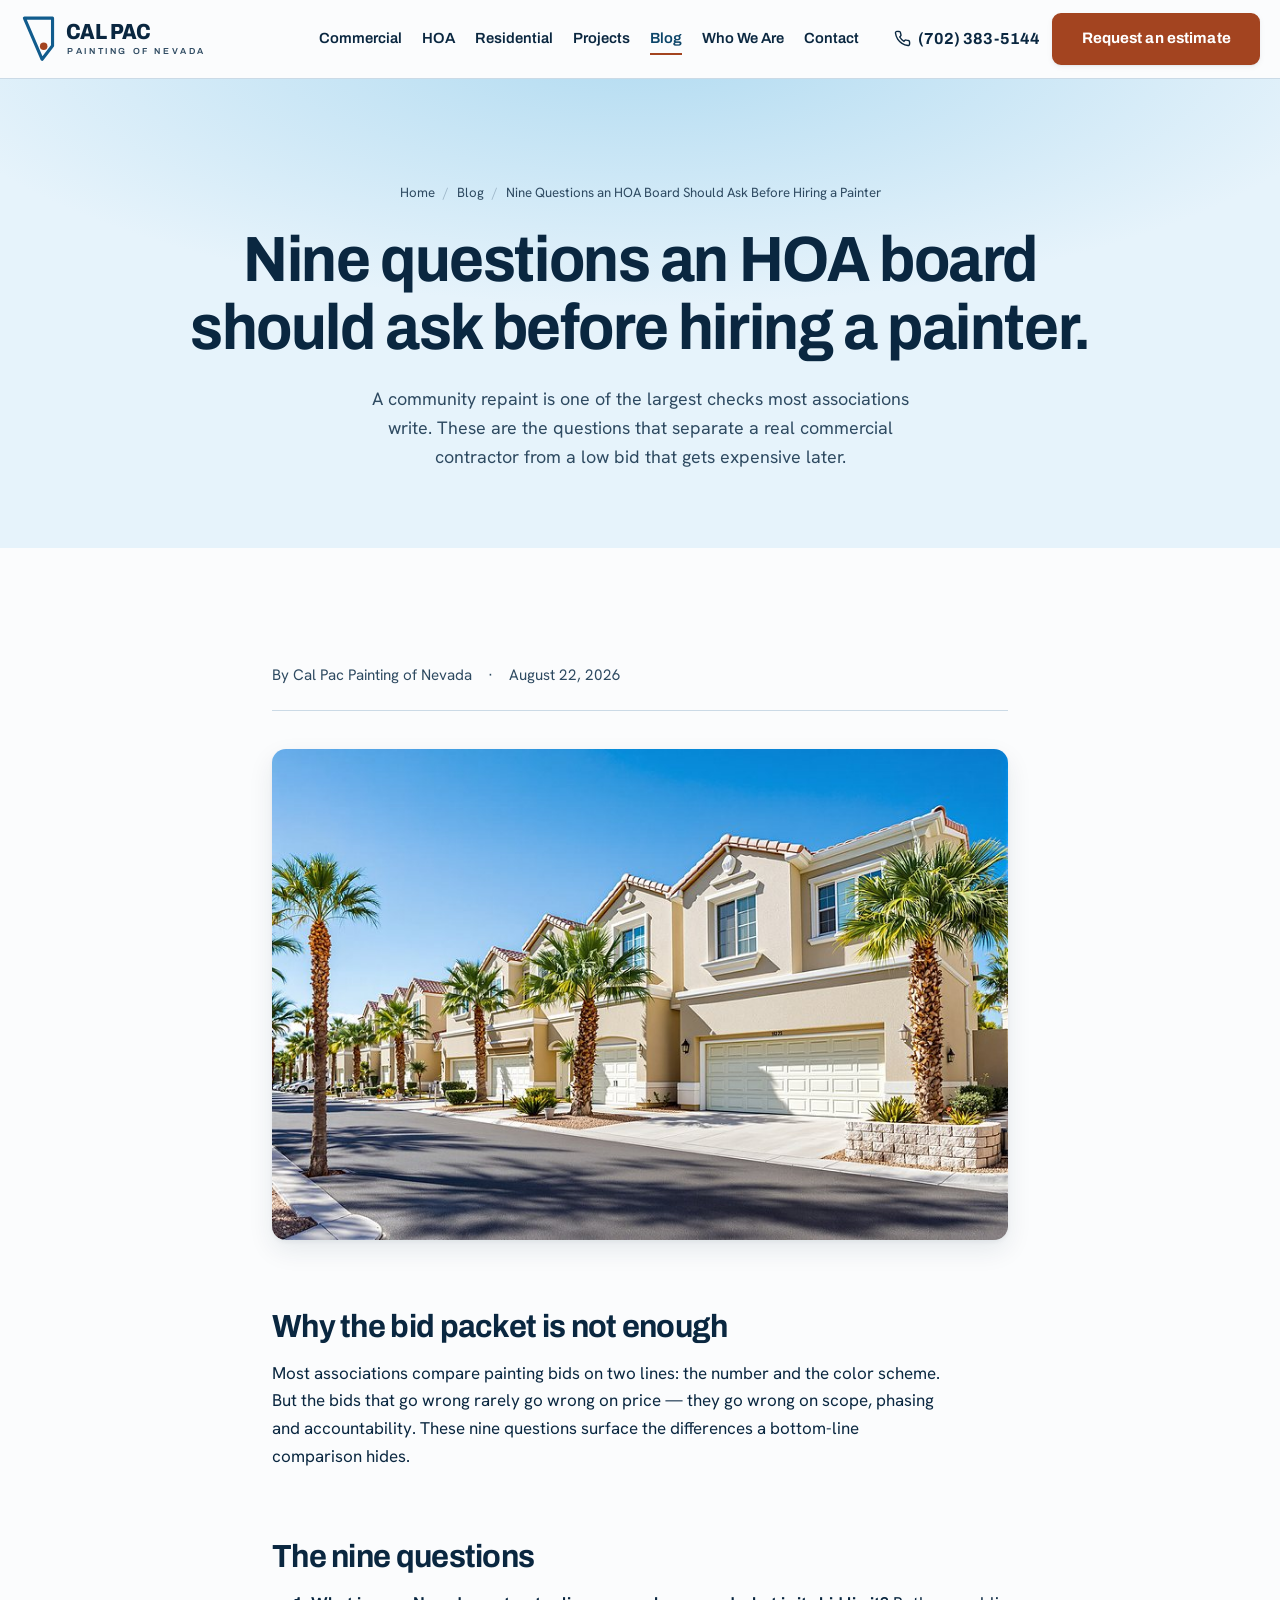
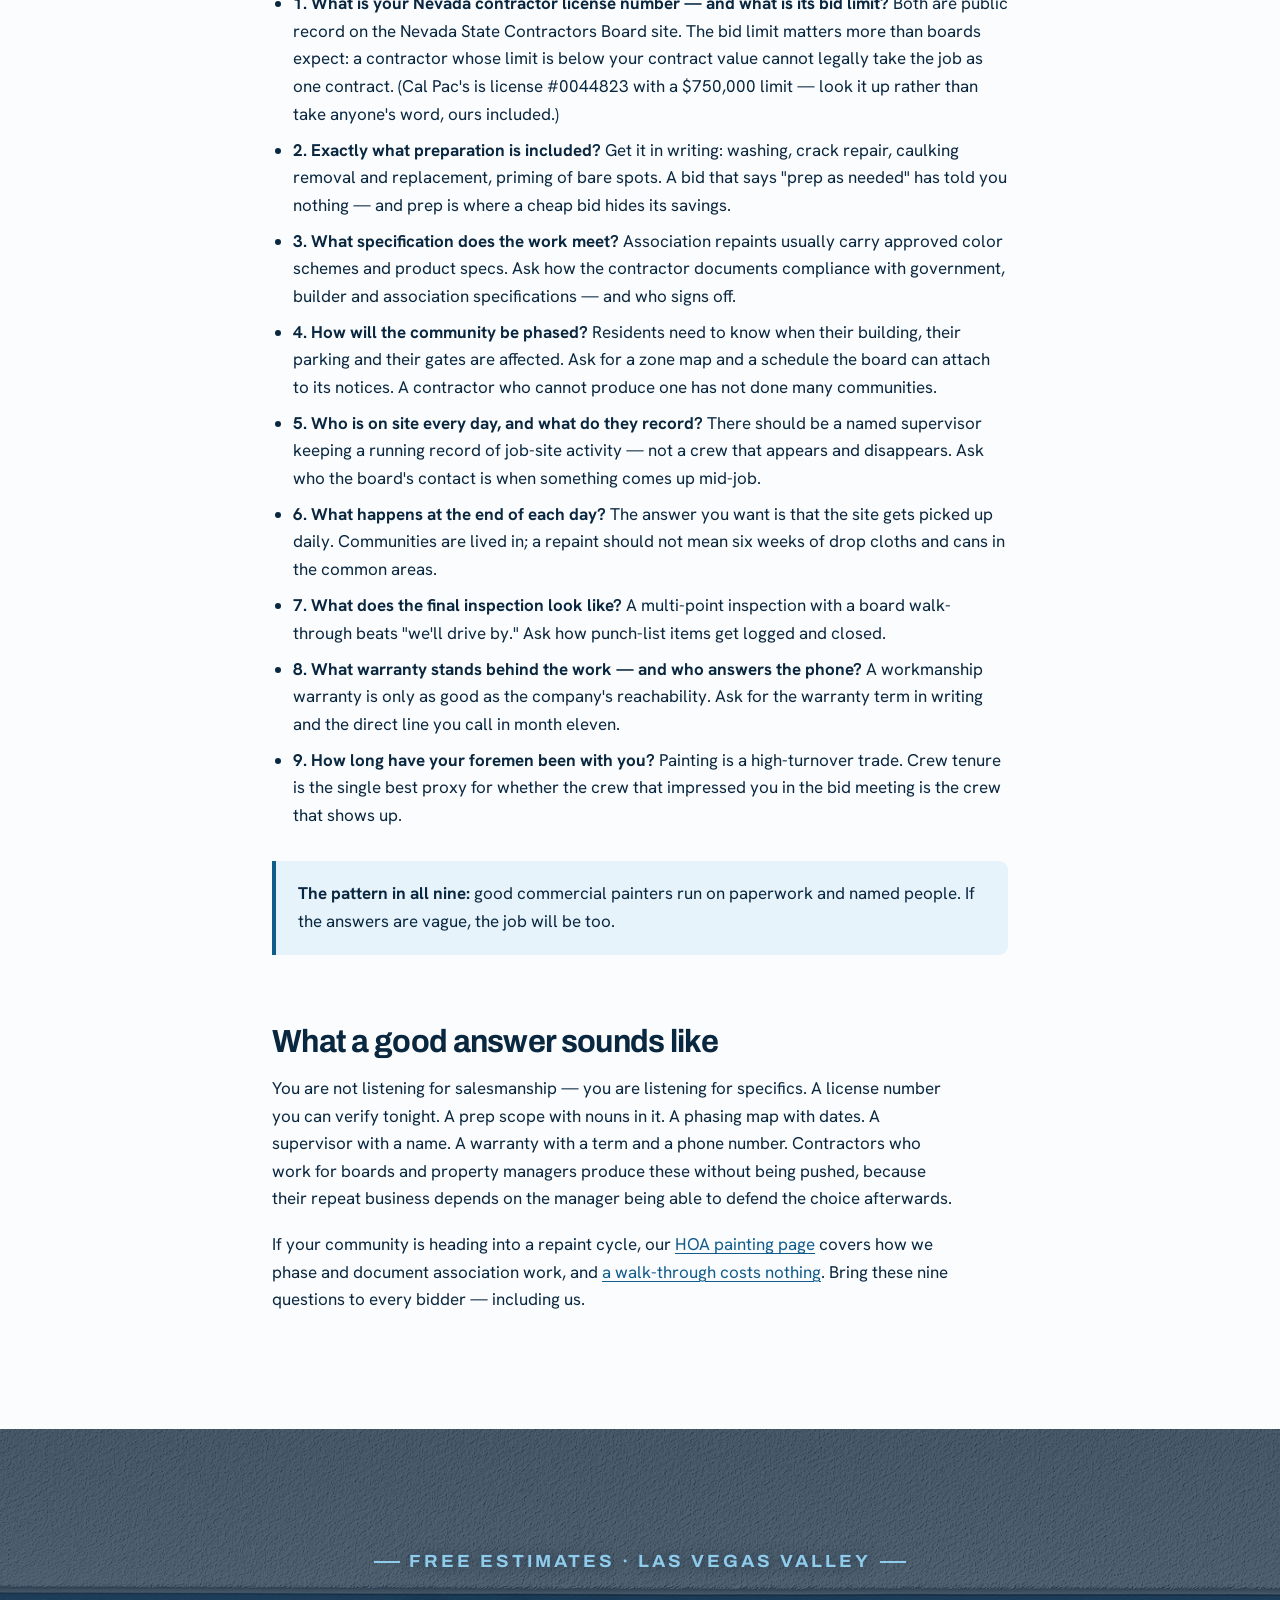
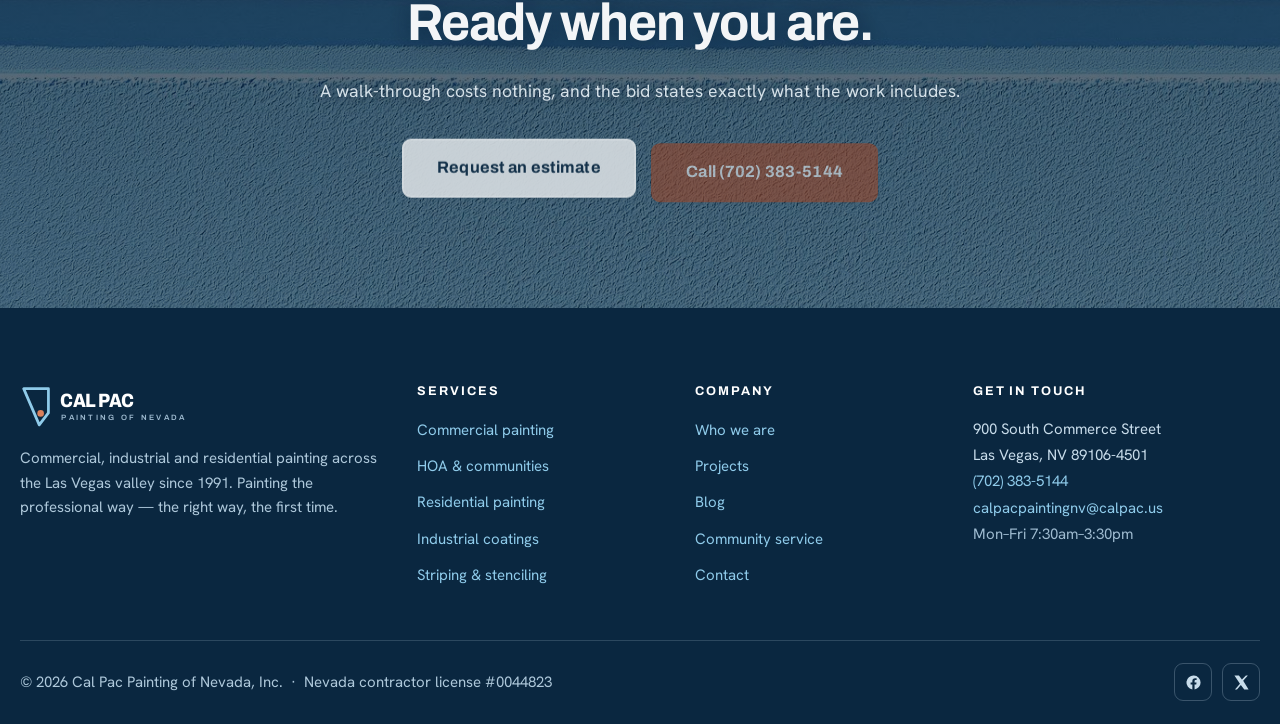
<file: blog/hoa-board-hiring-painting-contractor.html>
<!DOCTYPE html>
<html lang="en">
<head>
<meta charset="utf-8">
<meta name="viewport" content="width=device-width, initial-scale=1">
<title>Nine Questions an HOA Board Should Ask a Painting Contractor | Cal Pac Painting</title>
<meta name="description" content="A working checklist for Las Vegas HOA boards and community managers evaluating painting bids — license, bid limit, phasing, documentation and warranty.">
<link rel="canonical" href="https://calpac.us/blog/hoa-board-hiring-painting-contractor.html">
<meta name="robots" content="index, follow, max-image-preview:large">
<meta name="theme-color" content="#0A2740">

<meta property="og:type" content="article">
<meta property="og:site_name" content="Cal Pac Painting of Nevada, Inc.">
<meta property="og:title" content="Nine Questions an HOA Board Should Ask a Painting Contractor | Cal Pac Painting">
<meta property="og:description" content="A working checklist for Las Vegas HOA boards and community managers evaluating painting bids — license, bid limit, phasing, documentation and warranty.">
<meta property="og:url" content="https://calpac.us/blog/hoa-board-hiring-painting-contractor.html">
<meta property="og:image" content="https://calpac.us/assets/img/hoa-2000.jpg">
<meta property="og:image:width" content="2000">
<meta property="og:image:height" content="1333">
<meta property="og:image:alt" content="A Las Vegas residential community with freshly repainted stucco and crisp white trim">
<meta name="twitter:card" content="summary_large_image">
<meta name="twitter:title" content="Nine Questions an HOA Board Should Ask a Painting Contractor | Cal Pac Painting">
<meta name="twitter:description" content="A working checklist for Las Vegas HOA boards and community managers evaluating painting bids — license, bid limit, phasing, documentation and warranty.">
<meta name="twitter:image" content="https://calpac.us/assets/img/hoa-2000.jpg">

<link rel="icon" href="../assets/favicon.svg" type="image/svg+xml">
<link rel="apple-touch-icon" href="../assets/apple-touch-icon.png">
<link rel="preload" href="../assets/fonts/b920293217.woff2" as="font" type="font/woff2" crossorigin>
<link rel="preload" href="../assets/fonts/60503460da.woff2" as="font" type="font/woff2" crossorigin>
<script>document.documentElement.classList.add('js');window.__mfs=setTimeout(function(){document.documentElement.classList.add('motion-fail')},3000)</script>
<link rel="stylesheet" href="../fonts.css">
<link rel="stylesheet" href="../styles.css">

<script type="application/ld+json">
{
  "@context": "https://schema.org",
  "@graph": [
    {
      "@type": "BlogPosting",
      "@id": "https://calpac.us/blog/hoa-board-hiring-painting-contractor.html#post",
      "mainEntityOfPage": { "@id": "https://calpac.us/blog/hoa-board-hiring-painting-contractor.html#webpage" },
      "headline": "Nine Questions an HOA Board Should Ask Before Hiring a Painter",
      "description": "A working checklist for Las Vegas HOA boards and community managers evaluating painting bids — license, bid limit, phasing, documentation and warranty.",
      "image": "https://calpac.us/assets/img/hoa-2000.jpg",
      "datePublished": "2026-08-22",
      "dateModified": "2026-08-22",
      "author": { "@id": "https://calpac.us/#business" },
      "publisher": { "@id": "https://calpac.us/#business" },
      "inLanguage": "en-US"
    },
    {
      "@type": "WebPage",
      "@id": "https://calpac.us/blog/hoa-board-hiring-painting-contractor.html#webpage",
      "url": "https://calpac.us/blog/hoa-board-hiring-painting-contractor.html",
      "name": "Nine Questions an HOA Board Should Ask a Painting Contractor | Cal Pac Painting",
      "description": "A working checklist for Las Vegas HOA boards and community managers evaluating painting bids — license, bid limit, phasing, documentation and warranty.",
      "isPartOf": { "@id": "https://calpac.us/#website" },
      "about": { "@id": "https://calpac.us/#business" },
      "inLanguage": "en-US"
    },
    {
      "@type": "BreadcrumbList",
      "@id": "https://calpac.us/blog/hoa-board-hiring-painting-contractor.html#breadcrumb",
      "itemListElement": [
        { "@type": "ListItem", "position": 1, "name": "Home", "item": "https://calpac.us/" },
        { "@type": "ListItem", "position": 2, "name": "Blog", "item": "https://calpac.us/blog/" },
        { "@type": "ListItem", "position": 3, "name": "Nine Questions an HOA Board Should Ask Before Hiring a Painter", "item": "https://calpac.us/blog/hoa-board-hiring-painting-contractor.html" }
      ]
    }
  ]
}
</script>
</head>
<body>
<a class="skip" href="#main">Skip to content</a>

<header class="masthead" id="masthead">
  <div class="shell masthead__in">
    <a class="brand" href="../index.html" aria-label="Cal Pac Painting of Nevada — home">
      <svg viewBox="0 0 252 48" role="img" aria-label="Cal Pac Painting of Nevada">
        <path d="M4 4 H31 V30.5 L21 43.5 Z" fill="none" stroke="#115C8D" stroke-width="3" stroke-linejoin="round"/>
        <circle cx="22.5" cy="31" r="3.6" fill="#A34420"/>
        <text x="44" y="24" font-family="Archivo, Helvetica, Arial, sans-serif" font-size="21" font-weight="800"
              letter-spacing="-.6" fill="#0A2740" style="font-variation-settings:'wdth' 88">CAL PAC</text>
        <text x="45" y="38" font-family="Archivo, Helvetica, Arial, sans-serif" font-size="8.4" font-weight="600"
              letter-spacing="2.5" fill="#2E4A61">PAINTING OF NEVADA</text>
      </svg>
    </a>

    <nav class="nav" id="nav" aria-label="Primary">
      <a href="../commercial.html">Commercial</a>
      <a href="../hoa-painting.html">HOA</a>
      <a href="../residential.html">Residential</a>
      <a href="../projects.html">Projects</a>
      <a href="index.html" aria-current="page">Blog</a>
      <a href="../about.html">Who We Are</a>
      <a href="../contact.html">Contact</a>
      <span class="nav__cta"><a class="nav__tel" href="tel:+17023835144"><svg viewBox="0 0 24 24" fill="none" stroke="currentColor" stroke-width="2" stroke-linecap="round" aria-hidden="true" style="width:16px;height:16px"><path d="M22 16.9v3a2 2 0 0 1-2.2 2 19.8 19.8 0 0 1-8.6-3.1 19.5 19.5 0 0 1-6-6A19.8 19.8 0 0 1 2.1 4.2 2 2 0 0 1 4.1 2h3a2 2 0 0 1 2 1.7c.1 1 .4 1.9.7 2.8a2 2 0 0 1-.5 2.1L8.1 9.9a16 16 0 0 0 6 6l1.3-1.3a2 2 0 0 1 2.1-.4c.9.3 1.8.6 2.8.7a2 2 0 0 1 1.7 2z"/></svg>(702) 383-5144</a><a class="btn btn--clay" href="../contact.html">Request an estimate</a></span>
    </nav>

    <div class="masthead__cta">
      <a class="tel-link" href="tel:+17023835144">
        <svg viewBox="0 0 24 24" fill="none" stroke="currentColor" stroke-width="2" stroke-linecap="round" aria-hidden="true"><path d="M22 16.9v3a2 2 0 0 1-2.2 2 19.8 19.8 0 0 1-8.6-3.1 19.5 19.5 0 0 1-6-6A19.8 19.8 0 0 1 2.1 4.2 2 2 0 0 1 4.1 2h3a2 2 0 0 1 2 1.7c.1 1 .4 1.9.7 2.8a2 2 0 0 1-.5 2.1L8.1 9.9a16 16 0 0 0 6 6l1.3-1.3a2 2 0 0 1 2.1-.4c.9.3 1.8.6 2.8.7a2 2 0 0 1 1.7 2z"/></svg>
        (702) 383-5144
      </a>
      <a class="btn btn--clay" href="../contact.html">Request an estimate</a>
    </div>

    <button class="navtoggle" id="navtoggle" aria-expanded="false" aria-controls="nav" aria-label="Menu">
      <span></span>
    </button>
  </div>
</header>

<main id="main">

  <section class="pagehead">
    <div class="shell">
      <nav aria-label="Breadcrumb">
      <ol class="crumbs">
        <li><a href="../index.html">Home</a></li>
        <li><a href="index.html">Blog</a></li>
        <li aria-current="page">Nine Questions an HOA Board Should Ask Before Hiring a Painter</li>
      </ol>
      </nav>
      <h1>Nine questions an HOA board should ask before hiring a painter.</h1>
      <p>A community repaint is one of the largest checks most associations write. These are the questions that separate a real commercial contractor from a low bid that gets expensive later.</p>
    </div>
  </section>

  <section class="band band--paper" aria-label="Article">
    <div class="shell">
      <article class="article">
        <div class="article__meta">
          <span>By Cal Pac Painting of Nevada</span>
          <span>&middot;</span>
          <time datetime="2026-08-22">August 22, 2026</time>
        </div>

      <figure>
        <img src="../assets/img/hoa-800.jpg" width="800" height="533" loading="lazy" decoding="async"
             alt="A Las Vegas residential community with freshly repainted stucco and crisp white trim">
      </figure>

      <h2>Why the bid packet is not enough</h2>
      <p>Most associations compare painting bids on two lines: the number and the color scheme. But the bids that go wrong rarely go wrong on price — they go wrong on scope, phasing and accountability. These nine questions surface the differences a bottom-line comparison hides.</p>

      <h2>The nine questions</h2>
      <ul>
        <li><strong>1. What is your Nevada contractor license number — and what is its bid limit?</strong> Both are public record on the Nevada State Contractors Board site. The bid limit matters more than boards expect: a contractor whose limit is below your contract value cannot legally take the job as one contract. (Cal Pac's is license #0044823 with a $750,000 limit — look it up rather than take anyone's word, ours included.)</li>
        <li><strong>2. Exactly what preparation is included?</strong> Get it in writing: washing, crack repair, caulking removal and replacement, priming of bare spots. A bid that says "prep as needed" has told you nothing — and prep is where a cheap bid hides its savings.</li>
        <li><strong>3. What specification does the work meet?</strong> Association repaints usually carry approved color schemes and product specs. Ask how the contractor documents compliance with government, builder and association specifications — and who signs off.</li>
        <li><strong>4. How will the community be phased?</strong> Residents need to know when their building, their parking and their gates are affected. Ask for a zone map and a schedule the board can attach to its notices. A contractor who cannot produce one has not done many communities.</li>
        <li><strong>5. Who is on site every day, and what do they record?</strong> There should be a named supervisor keeping a running record of job-site activity — not a crew that appears and disappears. Ask who the board's contact is when something comes up mid-job.</li>
        <li><strong>6. What happens at the end of each day?</strong> The answer you want is that the site gets picked up daily. Communities are lived in; a repaint should not mean six weeks of drop cloths and cans in the common areas.</li>
        <li><strong>7. What does the final inspection look like?</strong> A multi-point inspection with a board walk-through beats "we'll drive by." Ask how punch-list items get logged and closed.</li>
        <li><strong>8. What warranty stands behind the work — and who answers the phone?</strong> A workmanship warranty is only as good as the company's reachability. Ask for the warranty term in writing and the direct line you call in month eleven.</li>
        <li><strong>9. How long have your foremen been with you?</strong> Painting is a high-turnover trade. Crew tenure is the single best proxy for whether the crew that impressed you in the bid meeting is the crew that shows up.</li>
      </ul>

      <div class="callout">
        <p><strong>The pattern in all nine:</strong> good commercial painters run on paperwork and named people. If the answers are vague, the job will be too.</p>
      </div>

      <h2>What a good answer sounds like</h2>
      <p>You are not listening for salesmanship — you are listening for specifics. A license number you can verify tonight. A prep scope with nouns in it. A phasing map with dates. A supervisor with a name. A warranty with a term and a phone number. Contractors who work for boards and property managers produce these without being pushed, because their repeat business depends on the manager being able to defend the choice afterwards.</p>
      <p>If your community is heading into a repaint cycle, our <a href="../hoa-painting.html">HOA painting page</a> covers how we phase and document association work, and <a href="../contact.html">a walk-through costs nothing</a>. Bring these nine questions to every bidder — including us.</p>

      </article>
    </div>
  </section>

  <!-- CTA -->
  <section class="cta" aria-labelledby="cta-h">
    <div class="cta__media">
      <img src="../assets/img/wall-1600.jpg"
           srcset="../assets/img/wall-1000.jpg 1000w, ../assets/img/wall-1600.jpg 1600w, ../assets/img/wall-2400.jpg 2400w"
           sizes="100vw" width="2400" height="1029" loading="lazy" decoding="async"
           alt="A freshly painted exterior wall split by one straight line where pale blue meets white">
    </div>
    <div class="shell">
      <p class="eyebrow is-centered">Free estimates &middot; Las Vegas valley</p>
      <h2 id="cta-h">Ready when you are.</h2>
      <p>A walk-through costs nothing, and the bid states exactly what the work includes.</p>
      <div class="cta__row">
        <a class="btn btn--onphoto btn--lg" href="../contact.html">Request an estimate</a>
        <a class="btn btn--clay btn--lg" href="tel:+17023835144">Call (702) 383-5144</a>
      </div>
    </div>
  </section>

</main>

<footer class="foot">
  <div class="shell">
    <div class="foot__grid">
      <div class="foot__brand">
        <svg viewBox="0 0 252 48" role="img" aria-label="Cal Pac Painting of Nevada">
          <path d="M4 4 H31 V30.5 L21 43.5 Z" fill="none" stroke="#8FCBEA" stroke-width="3" stroke-linejoin="round"/>
          <circle cx="22.5" cy="31" r="3.6" fill="#D9805C"/>
          <text x="44" y="24" font-family="Archivo, Helvetica, Arial, sans-serif" font-size="21" font-weight="800" letter-spacing="-.6" fill="#FFFFFF" style="font-variation-settings:'wdth' 88">CAL PAC</text>
          <text x="45" y="38" font-family="Archivo, Helvetica, Arial, sans-serif" font-size="8.4" font-weight="600" letter-spacing="2.5" fill="#9FBBD0">PAINTING OF NEVADA</text>
        </svg>
        <p>Commercial, industrial and residential painting across the Las&nbsp;Vegas valley since 1991. Painting the professional way — the right way, the first time.</p>
      </div>

      <div>
        <h4>Services</h4>
        <ul>
          <li><a href="../commercial.html">Commercial painting</a></li>
          <li><a href="../hoa-painting.html">HOA &amp; communities</a></li>
          <li><a href="../residential.html">Residential painting</a></li>
          <li><a href="../commercial.html#coatings">Industrial coatings</a></li>
          <li><a href="../commercial.html#striping">Striping &amp; stenciling</a></li>
        </ul>
      </div>

      <div>
        <h4>Company</h4>
        <ul>
          <li><a href="../about.html">Who we are</a></li>
          <li><a href="../projects.html">Projects</a></li>
          <li><a href="index.html">Blog</a></li>
          <li><a href="../about.html#community">Community service</a></li>
          <li><a href="../contact.html">Contact</a></li>
        </ul>
      </div>

      <div>
        <h4>Get in touch</h4>
        <address>
          900 South Commerce Street<br>
          Las Vegas, NV 89106-4501<br>
          <a href="tel:+17023835144">(702) 383-5144</a><br>
          <a href="mailto:calpacpaintingnv@calpac.us">calpacpaintingnv@calpac.us</a><br>
          <span style="color:#9FBBD0">Mon–Fri 7:30am–3:30pm</span>
        </address>
      </div>
    </div>

    <div class="foot__bar">
      <p style="margin:0">&copy; <span id="yr">2026</span> Cal Pac Painting of Nevada, Inc. &nbsp;&middot;&nbsp; Nevada contractor license #0044823</p>
      <div class="foot__social">
        <a href="https://www.facebook.com/calpacnv" aria-label="Cal Pac Painting on Facebook" rel="noopener">
          <svg viewBox="0 0 24 24" aria-hidden="true"><path d="M22 12a10 10 0 1 0-11.6 9.9v-7H7.9V12h2.5V9.8c0-2.5 1.5-3.9 3.8-3.9 1.1 0 2.2.2 2.2.2v2.5h-1.3c-1.2 0-1.6.8-1.6 1.6V12h2.8l-.4 2.9h-2.4v7A10 10 0 0 0 22 12z"/></svg>
        </a>
        <a href="https://twitter.com/calpacpainting" aria-label="Cal Pac Painting on X" rel="noopener">
          <svg viewBox="0 0 24 24" aria-hidden="true"><path d="M18.2 2H21l-6.6 7.6L22 22h-6.1l-4.8-6.3L5.6 22H2.8l7-8.1L2 2h6.3l4.3 5.7L18.2 2z"/></svg>
        </a>
      </div>
    </div>
  </div>
</footer>


<nav class="mobilebar" aria-label="Call or request an estimate">
  <a class="btn btn--call" href="tel:+17023835144">
    <svg viewBox="0 0 24 24" fill="none" stroke="currentColor" stroke-width="2" stroke-linecap="round" aria-hidden="true" style="width:17px;height:17px"><path d="M22 16.9v3a2 2 0 0 1-2.2 2 19.8 19.8 0 0 1-8.6-3.1 19.5 19.5 0 0 1-6-6A19.8 19.8 0 0 1 2.1 4.2 2 2 0 0 1 4.1 2h3a2 2 0 0 1 2 1.7c.1 1 .4 1.9.7 2.8a2 2 0 0 1-.5 2.1L8.1 9.9a16 16 0 0 0 6 6l1.3-1.3a2 2 0 0 1 2.1-.4c.9.3 1.8.6 2.8.7a2 2 0 0 1 1.7 2z"/></svg>
    Call now
  </a>
  <a class="btn btn--clay" href="../contact.html">Free estimate</a>
</nav>
<script src="../assets/js/gsap.min.js" defer></script>
<script src="../assets/js/ScrollTrigger.min.js" defer></script>
<script src="../assets/js/SplitText.min.js" defer></script>
<script src="../app.js" defer></script>
<script src="../motion.js" defer></script>
</body>
</html>
</file>
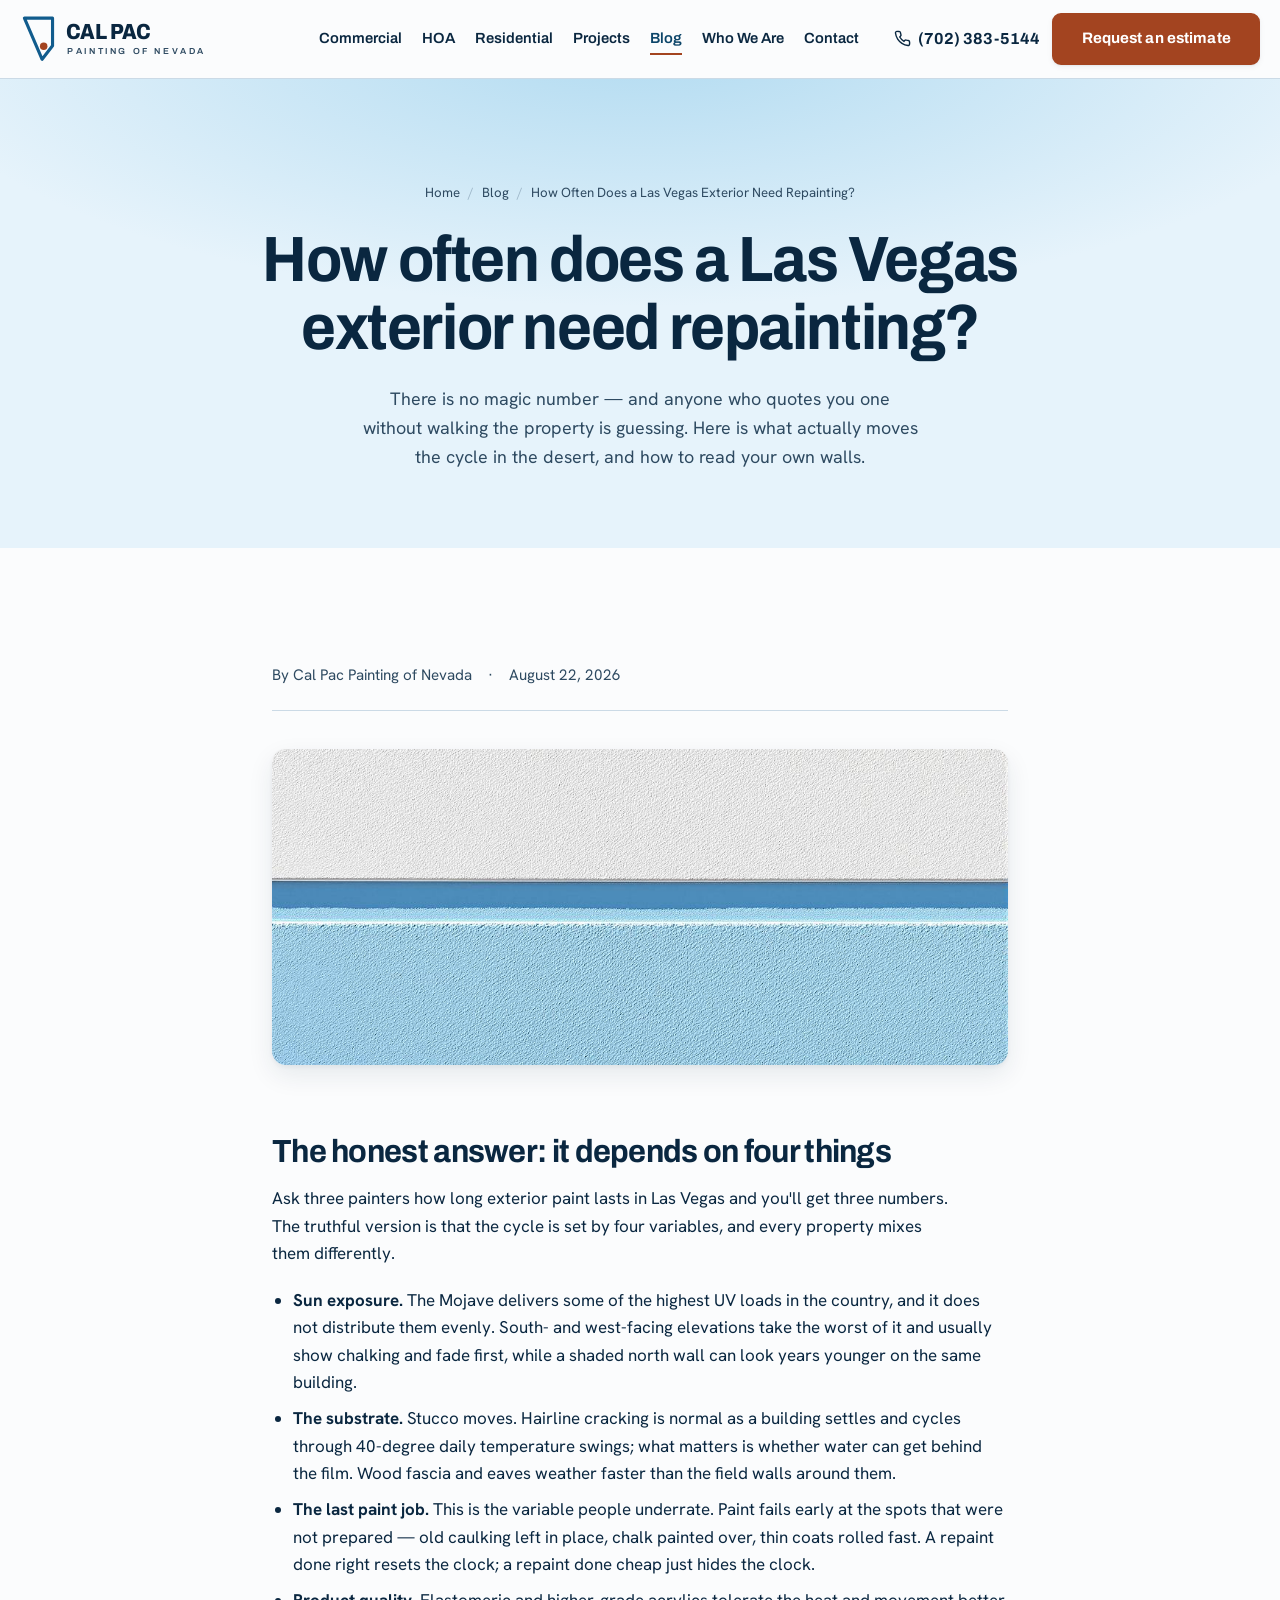
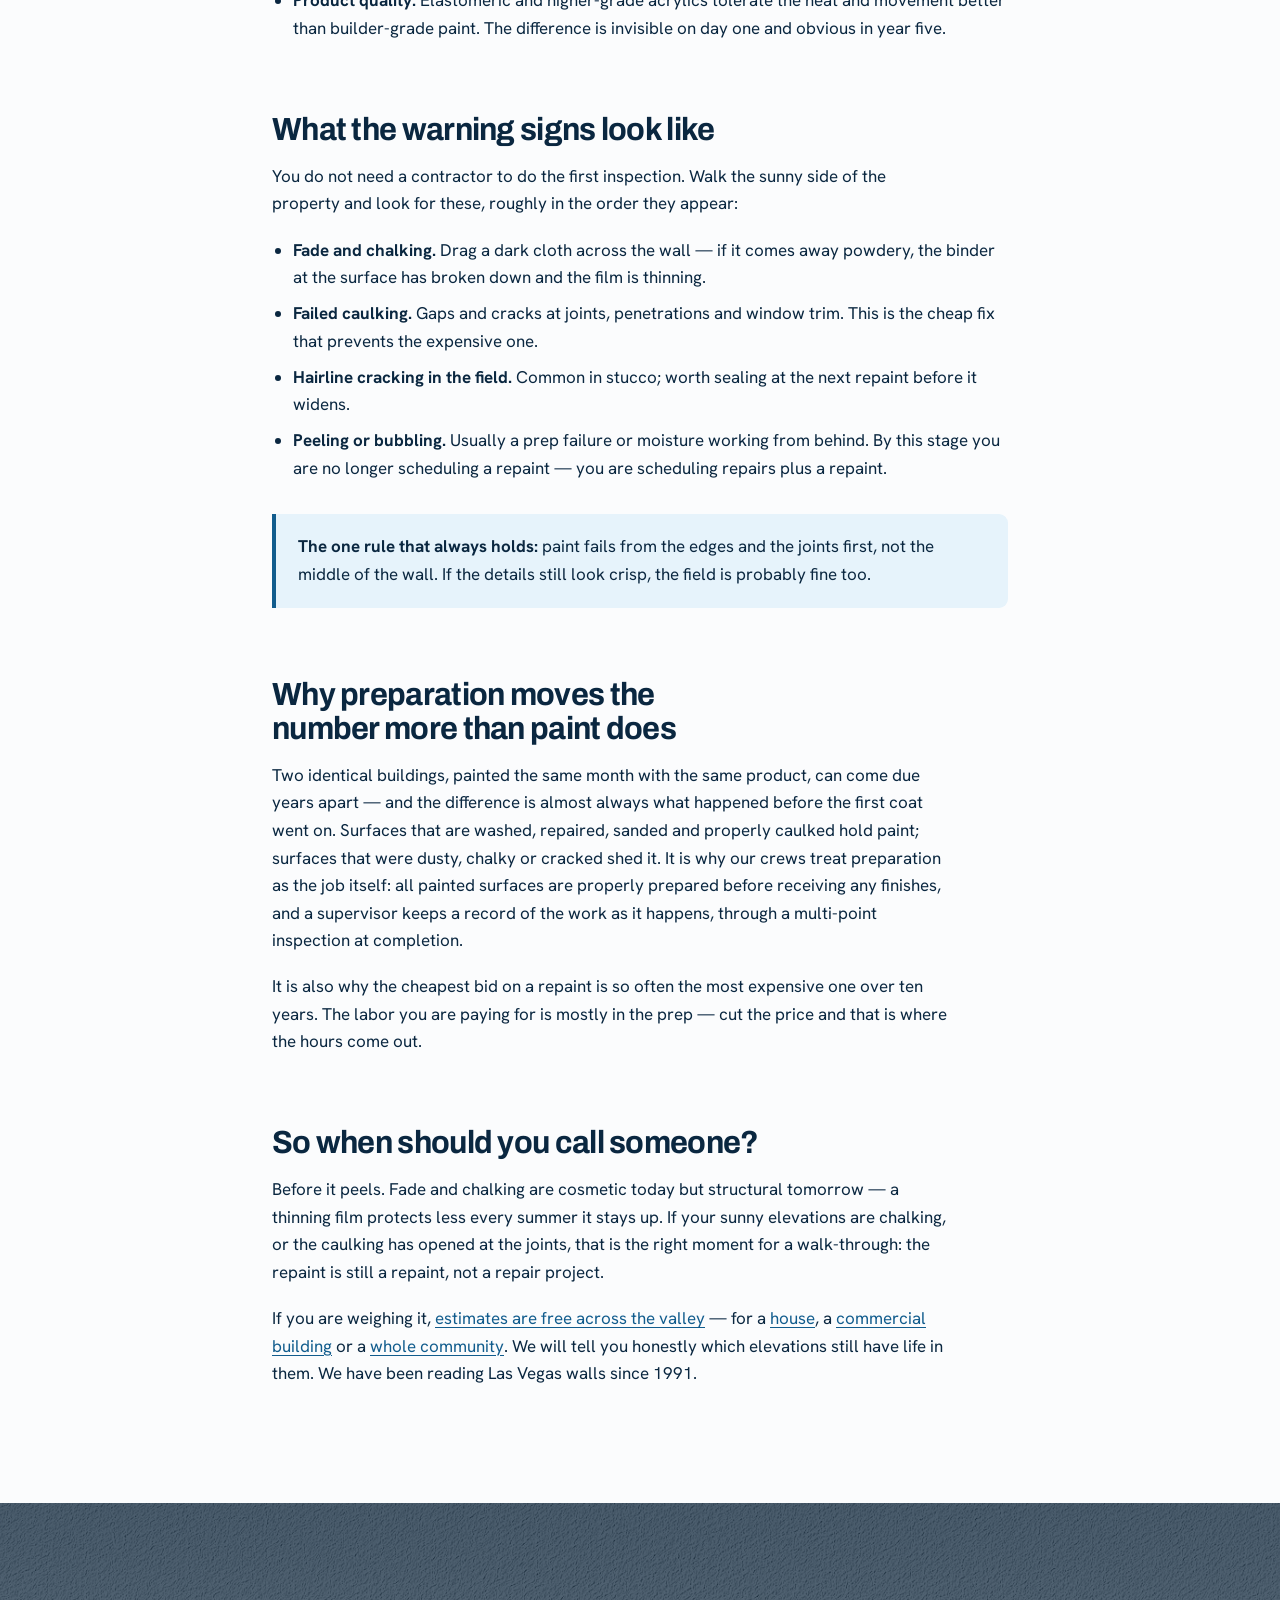
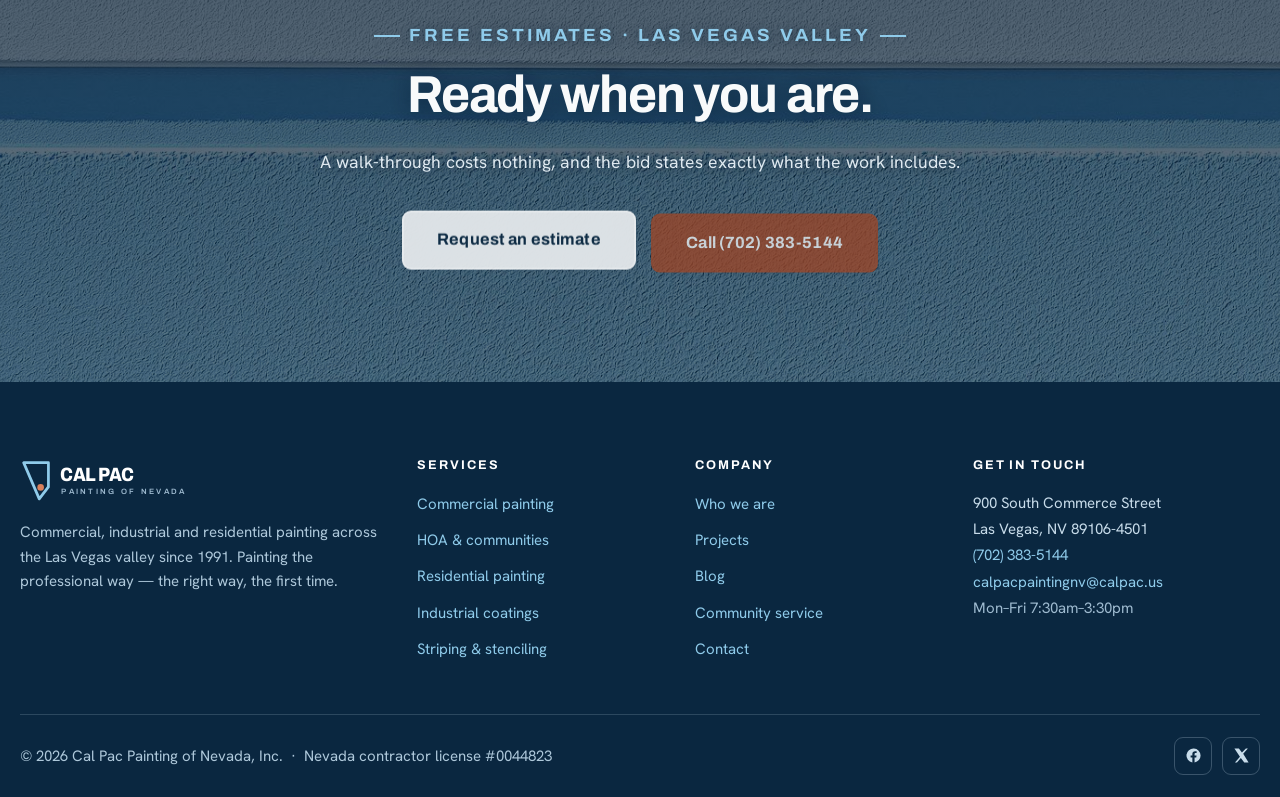
<file: blog/how-often-repaint-las-vegas.html>
<!DOCTYPE html>
<html lang="en">
<head>
<meta charset="utf-8">
<meta name="viewport" content="width=device-width, initial-scale=1">
<title>How Often Does a Las Vegas Exterior Need Repainting? | Cal Pac Painting</title>
<meta name="description" content="What actually decides a repaint cycle in the Las Vegas valley — sun, stucco, prep quality — and how to read the warning signs on your own walls.">
<link rel="canonical" href="https://calpac.us/blog/how-often-repaint-las-vegas.html">
<meta name="robots" content="index, follow, max-image-preview:large">
<meta name="theme-color" content="#0A2740">

<meta property="og:type" content="article">
<meta property="og:site_name" content="Cal Pac Painting of Nevada, Inc.">
<meta property="og:title" content="How Often Does a Las Vegas Exterior Need Repainting? | Cal Pac Painting">
<meta property="og:description" content="What actually decides a repaint cycle in the Las Vegas valley — sun, stucco, prep quality — and how to read the warning signs on your own walls.">
<meta property="og:url" content="https://calpac.us/blog/how-often-repaint-las-vegas.html">
<meta property="og:image" content="https://calpac.us/assets/img/wall-1600.jpg">
<meta property="og:image:width" content="1600">
<meta property="og:image:height" content="686">
<meta property="og:image:alt" content="A freshly painted exterior wall split by one straight line where pale blue meets white">
<meta name="twitter:card" content="summary_large_image">
<meta name="twitter:title" content="How Often Does a Las Vegas Exterior Need Repainting? | Cal Pac Painting">
<meta name="twitter:description" content="What actually decides a repaint cycle in the Las Vegas valley — sun, stucco, prep quality — and how to read the warning signs on your own walls.">
<meta name="twitter:image" content="https://calpac.us/assets/img/wall-1600.jpg">

<link rel="icon" href="../assets/favicon.svg" type="image/svg+xml">
<link rel="apple-touch-icon" href="../assets/apple-touch-icon.png">
<link rel="preload" href="../assets/fonts/b920293217.woff2" as="font" type="font/woff2" crossorigin>
<link rel="preload" href="../assets/fonts/60503460da.woff2" as="font" type="font/woff2" crossorigin>
<script>document.documentElement.classList.add('js');window.__mfs=setTimeout(function(){document.documentElement.classList.add('motion-fail')},3000)</script>
<link rel="stylesheet" href="../fonts.css">
<link rel="stylesheet" href="../styles.css">

<script type="application/ld+json">
{
  "@context": "https://schema.org",
  "@graph": [
    {
      "@type": "BlogPosting",
      "@id": "https://calpac.us/blog/how-often-repaint-las-vegas.html#post",
      "mainEntityOfPage": { "@id": "https://calpac.us/blog/how-often-repaint-las-vegas.html#webpage" },
      "headline": "How Often Does a Las Vegas Exterior Need Repainting?",
      "description": "What actually decides a repaint cycle in the Las Vegas valley — sun, stucco, prep quality — and how to read the warning signs on your own walls.",
      "image": "https://calpac.us/assets/img/wall-1600.jpg",
      "datePublished": "2026-08-22",
      "dateModified": "2026-08-22",
      "author": { "@id": "https://calpac.us/#business" },
      "publisher": { "@id": "https://calpac.us/#business" },
      "inLanguage": "en-US"
    },
    {
      "@type": "WebPage",
      "@id": "https://calpac.us/blog/how-often-repaint-las-vegas.html#webpage",
      "url": "https://calpac.us/blog/how-often-repaint-las-vegas.html",
      "name": "How Often Does a Las Vegas Exterior Need Repainting? | Cal Pac Painting",
      "description": "What actually decides a repaint cycle in the Las Vegas valley — sun, stucco, prep quality — and how to read the warning signs on your own walls.",
      "isPartOf": { "@id": "https://calpac.us/#website" },
      "about": { "@id": "https://calpac.us/#business" },
      "inLanguage": "en-US"
    },
    {
      "@type": "BreadcrumbList",
      "@id": "https://calpac.us/blog/how-often-repaint-las-vegas.html#breadcrumb",
      "itemListElement": [
        { "@type": "ListItem", "position": 1, "name": "Home", "item": "https://calpac.us/" },
        { "@type": "ListItem", "position": 2, "name": "Blog", "item": "https://calpac.us/blog/" },
        { "@type": "ListItem", "position": 3, "name": "How Often Does a Las Vegas Exterior Need Repainting?", "item": "https://calpac.us/blog/how-often-repaint-las-vegas.html" }
      ]
    }
  ]
}
</script>
</head>
<body>
<a class="skip" href="#main">Skip to content</a>

<header class="masthead" id="masthead">
  <div class="shell masthead__in">
    <a class="brand" href="../index.html" aria-label="Cal Pac Painting of Nevada — home">
      <svg viewBox="0 0 252 48" role="img" aria-label="Cal Pac Painting of Nevada">
        <path d="M4 4 H31 V30.5 L21 43.5 Z" fill="none" stroke="#115C8D" stroke-width="3" stroke-linejoin="round"/>
        <circle cx="22.5" cy="31" r="3.6" fill="#A34420"/>
        <text x="44" y="24" font-family="Archivo, Helvetica, Arial, sans-serif" font-size="21" font-weight="800"
              letter-spacing="-.6" fill="#0A2740" style="font-variation-settings:'wdth' 88">CAL PAC</text>
        <text x="45" y="38" font-family="Archivo, Helvetica, Arial, sans-serif" font-size="8.4" font-weight="600"
              letter-spacing="2.5" fill="#2E4A61">PAINTING OF NEVADA</text>
      </svg>
    </a>

    <nav class="nav" id="nav" aria-label="Primary">
      <a href="../commercial.html">Commercial</a>
      <a href="../hoa-painting.html">HOA</a>
      <a href="../residential.html">Residential</a>
      <a href="../projects.html">Projects</a>
      <a href="index.html" aria-current="page">Blog</a>
      <a href="../about.html">Who We Are</a>
      <a href="../contact.html">Contact</a>
      <span class="nav__cta"><a class="nav__tel" href="tel:+17023835144"><svg viewBox="0 0 24 24" fill="none" stroke="currentColor" stroke-width="2" stroke-linecap="round" aria-hidden="true" style="width:16px;height:16px"><path d="M22 16.9v3a2 2 0 0 1-2.2 2 19.8 19.8 0 0 1-8.6-3.1 19.5 19.5 0 0 1-6-6A19.8 19.8 0 0 1 2.1 4.2 2 2 0 0 1 4.1 2h3a2 2 0 0 1 2 1.7c.1 1 .4 1.9.7 2.8a2 2 0 0 1-.5 2.1L8.1 9.9a16 16 0 0 0 6 6l1.3-1.3a2 2 0 0 1 2.1-.4c.9.3 1.8.6 2.8.7a2 2 0 0 1 1.7 2z"/></svg>(702) 383-5144</a><a class="btn btn--clay" href="../contact.html">Request an estimate</a></span>
    </nav>

    <div class="masthead__cta">
      <a class="tel-link" href="tel:+17023835144">
        <svg viewBox="0 0 24 24" fill="none" stroke="currentColor" stroke-width="2" stroke-linecap="round" aria-hidden="true"><path d="M22 16.9v3a2 2 0 0 1-2.2 2 19.8 19.8 0 0 1-8.6-3.1 19.5 19.5 0 0 1-6-6A19.8 19.8 0 0 1 2.1 4.2 2 2 0 0 1 4.1 2h3a2 2 0 0 1 2 1.7c.1 1 .4 1.9.7 2.8a2 2 0 0 1-.5 2.1L8.1 9.9a16 16 0 0 0 6 6l1.3-1.3a2 2 0 0 1 2.1-.4c.9.3 1.8.6 2.8.7a2 2 0 0 1 1.7 2z"/></svg>
        (702) 383-5144
      </a>
      <a class="btn btn--clay" href="../contact.html">Request an estimate</a>
    </div>

    <button class="navtoggle" id="navtoggle" aria-expanded="false" aria-controls="nav" aria-label="Menu">
      <span></span>
    </button>
  </div>
</header>

<main id="main">

  <section class="pagehead">
    <div class="shell">
      <nav aria-label="Breadcrumb">
      <ol class="crumbs">
        <li><a href="../index.html">Home</a></li>
        <li><a href="index.html">Blog</a></li>
        <li aria-current="page">How Often Does a Las Vegas Exterior Need Repainting?</li>
      </ol>
      </nav>
      <h1>How often does a Las Vegas exterior need repainting?</h1>
      <p>There is no magic number — and anyone who quotes you one without walking the property is guessing. Here is what actually moves the cycle in the desert, and how to read your own walls.</p>
    </div>
  </section>

  <section class="band band--paper" aria-label="Article">
    <div class="shell">
      <article class="article">
        <div class="article__meta">
          <span>By Cal Pac Painting of Nevada</span>
          <span>&middot;</span>
          <time datetime="2026-08-22">August 22, 2026</time>
        </div>

      <figure>
        <img src="../assets/img/wall-1000.jpg" width="1000" height="429" loading="lazy" decoding="async"
             alt="A freshly painted exterior wall split by one straight line where pale blue meets white">
      </figure>

      <h2>The honest answer: it depends on four things</h2>
      <p>Ask three painters how long exterior paint lasts in Las&nbsp;Vegas and you'll get three numbers. The truthful version is that the cycle is set by four variables, and every property mixes them differently.</p>
      <ul>
        <li><strong>Sun exposure.</strong> The Mojave delivers some of the highest UV loads in the country, and it does not distribute them evenly. South- and west-facing elevations take the worst of it and usually show chalking and fade first, while a shaded north wall can look years younger on the same building.</li>
        <li><strong>The substrate.</strong> Stucco moves. Hairline cracking is normal as a building settles and cycles through 40-degree daily temperature swings; what matters is whether water can get behind the film. Wood fascia and eaves weather faster than the field walls around them.</li>
        <li><strong>The last paint job.</strong> This is the variable people underrate. Paint fails early at the spots that were not prepared — old caulking left in place, chalk painted over, thin coats rolled fast. A repaint done right resets the clock; a repaint done cheap just hides the clock.</li>
        <li><strong>Product quality.</strong> Elastomeric and higher-grade acrylics tolerate the heat and movement better than builder-grade paint. The difference is invisible on day one and obvious in year five.</li>
      </ul>

      <h2>What the warning signs look like</h2>
      <p>You do not need a contractor to do the first inspection. Walk the sunny side of the property and look for these, roughly in the order they appear:</p>
      <ul>
        <li><strong>Fade and chalking.</strong> Drag a dark cloth across the wall — if it comes away powdery, the binder at the surface has broken down and the film is thinning.</li>
        <li><strong>Failed caulking.</strong> Gaps and cracks at joints, penetrations and window trim. This is the cheap fix that prevents the expensive one.</li>
        <li><strong>Hairline cracking in the field.</strong> Common in stucco; worth sealing at the next repaint before it widens.</li>
        <li><strong>Peeling or bubbling.</strong> Usually a prep failure or moisture working from behind. By this stage you are no longer scheduling a repaint — you are scheduling repairs plus a repaint.</li>
      </ul>

      <div class="callout">
        <p><strong>The one rule that always holds:</strong> paint fails from the edges and the joints first, not the middle of the wall. If the details still look crisp, the field is probably fine too.</p>
      </div>

      <h2>Why preparation moves the number more than paint does</h2>
      <p>Two identical buildings, painted the same month with the same product, can come due years apart — and the difference is almost always what happened before the first coat went on. Surfaces that are washed, repaired, sanded and properly caulked hold paint; surfaces that were dusty, chalky or cracked shed it. It is why our crews treat preparation as the job itself: all painted surfaces are properly prepared before receiving any finishes, and a supervisor keeps a record of the work as it happens, through a multi-point inspection at completion.</p>
      <p>It is also why the cheapest bid on a repaint is so often the most expensive one over ten years. The labor you are paying for is mostly in the prep — cut the price and that is where the hours come out.</p>

      <h2>So when should you call someone?</h2>
      <p>Before it peels. Fade and chalking are cosmetic today but structural tomorrow — a thinning film protects less every summer it stays up. If your sunny elevations are chalking, or the caulking has opened at the joints, that is the right moment for a walk-through: the repaint is still a repaint, not a repair project.</p>
      <p>If you are weighing it, <a href="../contact.html">estimates are free across the valley</a> — for a <a href="../residential.html">house</a>, a <a href="../commercial.html">commercial building</a> or a <a href="../hoa-painting.html">whole community</a>. We will tell you honestly which elevations still have life in them. We have been reading Las&nbsp;Vegas walls since 1991.</p>

      </article>
    </div>
  </section>

  <!-- CTA -->
  <section class="cta" aria-labelledby="cta-h">
    <div class="cta__media">
      <img src="../assets/img/wall-1600.jpg"
           srcset="../assets/img/wall-1000.jpg 1000w, ../assets/img/wall-1600.jpg 1600w, ../assets/img/wall-2400.jpg 2400w"
           sizes="100vw" width="2400" height="1029" loading="lazy" decoding="async"
           alt="A freshly painted exterior wall split by one straight line where pale blue meets white">
    </div>
    <div class="shell">
      <p class="eyebrow is-centered">Free estimates &middot; Las Vegas valley</p>
      <h2 id="cta-h">Ready when you are.</h2>
      <p>A walk-through costs nothing, and the bid states exactly what the work includes.</p>
      <div class="cta__row">
        <a class="btn btn--onphoto btn--lg" href="../contact.html">Request an estimate</a>
        <a class="btn btn--clay btn--lg" href="tel:+17023835144">Call (702) 383-5144</a>
      </div>
    </div>
  </section>

</main>

<footer class="foot">
  <div class="shell">
    <div class="foot__grid">
      <div class="foot__brand">
        <svg viewBox="0 0 252 48" role="img" aria-label="Cal Pac Painting of Nevada">
          <path d="M4 4 H31 V30.5 L21 43.5 Z" fill="none" stroke="#8FCBEA" stroke-width="3" stroke-linejoin="round"/>
          <circle cx="22.5" cy="31" r="3.6" fill="#D9805C"/>
          <text x="44" y="24" font-family="Archivo, Helvetica, Arial, sans-serif" font-size="21" font-weight="800" letter-spacing="-.6" fill="#FFFFFF" style="font-variation-settings:'wdth' 88">CAL PAC</text>
          <text x="45" y="38" font-family="Archivo, Helvetica, Arial, sans-serif" font-size="8.4" font-weight="600" letter-spacing="2.5" fill="#9FBBD0">PAINTING OF NEVADA</text>
        </svg>
        <p>Commercial, industrial and residential painting across the Las&nbsp;Vegas valley since 1991. Painting the professional way — the right way, the first time.</p>
      </div>

      <div>
        <h4>Services</h4>
        <ul>
          <li><a href="../commercial.html">Commercial painting</a></li>
          <li><a href="../hoa-painting.html">HOA &amp; communities</a></li>
          <li><a href="../residential.html">Residential painting</a></li>
          <li><a href="../commercial.html#coatings">Industrial coatings</a></li>
          <li><a href="../commercial.html#striping">Striping &amp; stenciling</a></li>
        </ul>
      </div>

      <div>
        <h4>Company</h4>
        <ul>
          <li><a href="../about.html">Who we are</a></li>
          <li><a href="../projects.html">Projects</a></li>
          <li><a href="index.html">Blog</a></li>
          <li><a href="../about.html#community">Community service</a></li>
          <li><a href="../contact.html">Contact</a></li>
        </ul>
      </div>

      <div>
        <h4>Get in touch</h4>
        <address>
          900 South Commerce Street<br>
          Las Vegas, NV 89106-4501<br>
          <a href="tel:+17023835144">(702) 383-5144</a><br>
          <a href="mailto:calpacpaintingnv@calpac.us">calpacpaintingnv@calpac.us</a><br>
          <span style="color:#9FBBD0">Mon–Fri 7:30am–3:30pm</span>
        </address>
      </div>
    </div>

    <div class="foot__bar">
      <p style="margin:0">&copy; <span id="yr">2026</span> Cal Pac Painting of Nevada, Inc. &nbsp;&middot;&nbsp; Nevada contractor license #0044823</p>
      <div class="foot__social">
        <a href="https://www.facebook.com/calpacnv" aria-label="Cal Pac Painting on Facebook" rel="noopener">
          <svg viewBox="0 0 24 24" aria-hidden="true"><path d="M22 12a10 10 0 1 0-11.6 9.9v-7H7.9V12h2.5V9.8c0-2.5 1.5-3.9 3.8-3.9 1.1 0 2.2.2 2.2.2v2.5h-1.3c-1.2 0-1.6.8-1.6 1.6V12h2.8l-.4 2.9h-2.4v7A10 10 0 0 0 22 12z"/></svg>
        </a>
        <a href="https://twitter.com/calpacpainting" aria-label="Cal Pac Painting on X" rel="noopener">
          <svg viewBox="0 0 24 24" aria-hidden="true"><path d="M18.2 2H21l-6.6 7.6L22 22h-6.1l-4.8-6.3L5.6 22H2.8l7-8.1L2 2h6.3l4.3 5.7L18.2 2z"/></svg>
        </a>
      </div>
    </div>
  </div>
</footer>


<nav class="mobilebar" aria-label="Call or request an estimate">
  <a class="btn btn--call" href="tel:+17023835144">
    <svg viewBox="0 0 24 24" fill="none" stroke="currentColor" stroke-width="2" stroke-linecap="round" aria-hidden="true" style="width:17px;height:17px"><path d="M22 16.9v3a2 2 0 0 1-2.2 2 19.8 19.8 0 0 1-8.6-3.1 19.5 19.5 0 0 1-6-6A19.8 19.8 0 0 1 2.1 4.2 2 2 0 0 1 4.1 2h3a2 2 0 0 1 2 1.7c.1 1 .4 1.9.7 2.8a2 2 0 0 1-.5 2.1L8.1 9.9a16 16 0 0 0 6 6l1.3-1.3a2 2 0 0 1 2.1-.4c.9.3 1.8.6 2.8.7a2 2 0 0 1 1.7 2z"/></svg>
    Call now
  </a>
  <a class="btn btn--clay" href="../contact.html">Free estimate</a>
</nav>
<script src="../assets/js/gsap.min.js" defer></script>
<script src="../assets/js/ScrollTrigger.min.js" defer></script>
<script src="../assets/js/SplitText.min.js" defer></script>
<script src="../app.js" defer></script>
<script src="../motion.js" defer></script>
</body>
</html>
</file>
<file: fonts.css>
/* Self-hosted webfonts — Archivo (display) + Hanken Grotesk (body).
   Downloaded from Google Fonts so the site has zero external dependencies:
   no third-party request on load, no layout shift waiting on fonts.gstatic.com,
   and it renders identically offline. Both families are SIL Open Font License 1.1. */

/* vietnamese */
@font-face {
  font-display: swap;
  font-family: 'Archivo';
  font-style: normal;
  font-weight: 400 800;
  font-stretch: 75% 125%;
  src: url(assets/fonts/274a3b5b84.woff2) format('woff2');
  unicode-range: U+0102-0103, U+0110-0111, U+0128-0129, U+0168-0169, U+01A0-01A1, U+01AF-01B0, U+0300-0301, U+0303-0304, U+0308-0309, U+0323, U+0329, U+1EA0-1EF9, U+20AB;
}
/* latin-ext */
@font-face {
  font-display: swap;
  font-family: 'Archivo';
  font-style: normal;
  font-weight: 400 800;
  font-stretch: 75% 125%;
  src: url(assets/fonts/c422bfcfaf.woff2) format('woff2');
  unicode-range: U+0100-02BA, U+02BD-02C5, U+02C7-02CC, U+02CE-02D7, U+02DD-02FF, U+0304, U+0308, U+0329, U+1D00-1DBF, U+1E00-1E9F, U+1EF2-1EFF, U+2020, U+20A0-20AB, U+20AD-20C0, U+2113, U+2C60-2C7F, U+A720-A7FF;
}
/* latin */
@font-face {
  font-display: swap;
  font-family: 'Archivo';
  font-style: normal;
  font-weight: 400 800;
  font-stretch: 75% 125%;
  src: url(assets/fonts/b920293217.woff2) format('woff2');
  unicode-range: U+0000-00FF, U+0131, U+0152-0153, U+02BB-02BC, U+02C6, U+02DA, U+02DC, U+0304, U+0308, U+0329, U+2000-206F, U+20AC, U+2122, U+2191, U+2193, U+2212, U+2215, U+FEFF, U+FFFD;
}
/* cyrillic-ext */
@font-face {
  font-display: swap;
  font-family: 'Hanken Grotesk';
  font-style: normal;
  font-weight: 400 700;
  src: url(assets/fonts/00849f1172.woff2) format('woff2');
  unicode-range: U+0460-052F, U+1C80-1C8A, U+20B4, U+2DE0-2DFF, U+A640-A69F, U+FE2E-FE2F;
}
/* vietnamese */
@font-face {
  font-display: swap;
  font-family: 'Hanken Grotesk';
  font-style: normal;
  font-weight: 400 700;
  src: url(assets/fonts/e98c510959.woff2) format('woff2');
  unicode-range: U+0102-0103, U+0110-0111, U+0128-0129, U+0168-0169, U+01A0-01A1, U+01AF-01B0, U+0300-0301, U+0303-0304, U+0308-0309, U+0323, U+0329, U+1EA0-1EF9, U+20AB;
}
/* latin-ext */
@font-face {
  font-display: swap;
  font-family: 'Hanken Grotesk';
  font-style: normal;
  font-weight: 400 700;
  src: url(assets/fonts/af150b9181.woff2) format('woff2');
  unicode-range: U+0100-02BA, U+02BD-02C5, U+02C7-02CC, U+02CE-02D7, U+02DD-02FF, U+0304, U+0308, U+0329, U+1D00-1DBF, U+1E00-1E9F, U+1EF2-1EFF, U+2020, U+20A0-20AB, U+20AD-20C0, U+2113, U+2C60-2C7F, U+A720-A7FF;
}
/* latin */
@font-face {
  font-display: swap;
  font-family: 'Hanken Grotesk';
  font-style: normal;
  font-weight: 400 700;
  src: url(assets/fonts/60503460da.woff2) format('woff2');
  unicode-range: U+0000-00FF, U+0131, U+0152-0153, U+02BB-02BC, U+02C6, U+02DA, U+02DC, U+0304, U+0308, U+0329, U+2000-206F, U+20AC, U+2122, U+2191, U+2193, U+2212, U+2215, U+FEFF, U+FFFD;
}
</file>
<file: styles.css>
/* ============================================================================
   Cal Pac Painting of Nevada — design system
   Concept: "The Straight Line" — precision, masked edges, mirror symmetry.
   Palette is AA-verified by math on every band x every state (see README).
   ========================================================================= */

/* ---- tokens ---------------------------------------------------------- */
:root {
  /* ink & type */
  --ink:        #0A2740;   /* headings + body            14.85 on paper */
  --muted:      #2E4A61;   /* secondary text              9.01 on paper */
  --blue:       #115C8D;   /* links + primary fill        6.96 on paper */
  --blue-hover: #0C4569;   /* hover DARKENS               9.87 on paper */
  --clay:       #A34420;   /* accent + CTA fill           6.00 on paper */
  --clay-hover: #873516;   /* hover DARKENS               8.01 on paper */

  /* surfaces */
  --paper:    #FBFCFD;
  --white:    #FFFFFF;
  --sky:      #8FCBEA;     /* decoration / large fills only — never small text */
  --sky-tint: #E6F3FB;
  --sky-deep: #C9E4F5;
  --sand:     #EFE3D6;
  --sand-deep:#E3D2C0;

  /* lines & shadow */
  --line:        #CBDAE6;
  --line-strong: #9DB6C8;
  --shadow-sm: 0 1px 2px rgba(10,39,64,.06), 0 2px 6px rgba(10,39,64,.05);
  --shadow-md: 0 2px 4px rgba(10,39,64,.05), 0 10px 26px rgba(10,39,64,.09);
  --shadow-lg: 0 4px 8px rgba(10,39,64,.06), 0 22px 54px rgba(10,39,64,.13);

  /* type */
  --display: 'Archivo', 'Helvetica Neue', Helvetica, Arial, sans-serif;
  --body:    'Hanken Grotesk', 'Helvetica Neue', Helvetica, Arial, sans-serif;

  /* 8px spacing scale */
  --s1:.5rem; --s2:1rem; --s3:1.5rem; --s4:2rem; --s5:3rem;
  --s6:4rem;  --s7:6rem; --s8:8rem;
  --pad-section: clamp(4rem, 9vw, 7.5rem);
  --shell: 1240px;
  --radius: 14px;
  --radius-sm: 9px;
}

/* ---- reset ----------------------------------------------------------- */
*, *::before, *::after { box-sizing: border-box; }
html { -webkit-text-size-adjust: 100%; scroll-behavior: smooth; }
@media (prefers-reduced-motion: reduce) { html { scroll-behavior: auto; } }
body {
  margin: 0;
  background: var(--paper);
  color: var(--ink);
  font-family: var(--body);
  font-size: clamp(1rem, .96rem + .2vw, 1.0625rem);
  line-height: 1.62;
  -webkit-font-smoothing: antialiased;
  text-rendering: optimizeLegibility;
  overflow-x: hidden;
}
img, svg, video { max-width: 100%; display: block; }
img { height: auto; }
[hidden] { display: none !important; }
body.nav-locked { overflow:hidden; }
button, input, select, textarea { font: inherit; color: inherit; }

h1,h2,h3,h4 {
  font-family: var(--display);
  font-weight: 700;
  line-height: 1.06;
  letter-spacing: -.022em;
  margin: 0 0 .5em;
  text-wrap: balance;
}
h1 { font-size: clamp(2.6rem, 1.5rem + 4.6vw, 5.5rem); font-variation-settings: 'wdth' 92; }
h2 { font-size: clamp(2rem, 1.4rem + 2.5vw, 3.25rem); font-variation-settings: 'wdth' 95; }
h3 { font-size: clamp(1.2rem, 1.08rem + .5vw, 1.5rem); letter-spacing: -.012em; }
h4 { font-size: 1.0625rem; letter-spacing: -.006em; }
p  { margin: 0 0 1.1em; max-width: 68ch; }
p:last-child { margin-bottom: 0; }

a { color: var(--blue); text-decoration-thickness: 1px; text-underline-offset: 3px; }
a:hover { color: var(--blue-hover); }
:focus-visible {
  outline: 3px solid var(--clay);
  outline-offset: 3px;
  border-radius: 3px;
}

/* ---- utilities ------------------------------------------------------- */
/* Anchor targets must clear the sticky masthead (~78px) — otherwise jumping to
   #coatings / #striping / #community lands the heading underneath the header. */
:target,
[id]:not(body):not(html) { scroll-margin-top: 96px; }

.shell { width: min(100% - 2.5rem, var(--shell)); margin-inline: auto; }
.shell-wide { width: min(100% - 2.5rem, 1500px); margin-inline: auto; }
.center { text-align: center; }
.center > p, p.center { max-width:none; margin-inline:auto; }
.btn-row { display:flex; justify-content:center; margin-top:2.5rem; }
.sr-only {
  position:absolute; width:1px; height:1px; padding:0; margin:-1px;
  overflow:hidden; clip:rect(0 0 0 0); white-space:nowrap; border:0;
}
.skip {
  position:absolute; left:50%; translate:-50% -140%; z-index:200;
  background: var(--ink); color:#fff; padding:.7rem 1.2rem;
  border-radius: 0 0 10px 10px; text-decoration:none; font-weight:600;
  transition: translate .18s ease;
}
.skip:focus { translate:-50% 0; color:#fff; }

/* Grain — every surface earns texture; no dead-flat fills. */
.grain::before {
  content:''; position:absolute; inset:0; pointer-events:none; z-index:0;
  opacity:.5; mix-blend-mode:multiply;
  background-image:url("data:image/svg+xml,%3Csvg xmlns='http://www.w3.org/2000/svg' width='180' height='180'%3E%3Cfilter id='n'%3E%3CfeTurbulence type='fractalNoise' baseFrequency='.85' numOctaves='3' stitchTiles='stitch'/%3E%3CfeColorMatrix type='saturate' values='0'/%3E%3C/filter%3E%3Crect width='180' height='180' filter='url(%23n)' opacity='.055'/%3E%3C/svg%3E");
}

/* The signature motif: a crisp two-tone "paint line" edge on a band. */
.edge-top { position:relative; }
.edge-top::after {
  content:''; position:absolute; inset-inline:0; top:0; height:3px; z-index:2;
  background: linear-gradient(90deg, var(--sky) 0 42%, var(--clay) 42% 58%, var(--sky) 58% 100%);
}

/* ---- eyebrow / section head ----------------------------------------- */
.eyebrow {
  display:inline-flex; align-items:center; gap:.6rem;
  font-family: var(--display);
  font-size:.75rem; font-weight:700; letter-spacing:.17em; text-transform:uppercase;
  color: var(--clay); margin:0 0 1rem;
  font-variation-settings:'wdth' 105;
}
.eyebrow::before { content:''; width:26px; height:2px; background: var(--clay); }
.eyebrow.is-centered { }
.eyebrow.is-centered::after { content:''; width:26px; height:2px; background: var(--clay); }

/* NOTE: `ch` here is sized by the BODY font, so a `ch` cap strangles the much
   larger h2 inside. Cap the block in rem and cap the paragraph separately. */
.section-head { max-width: 52rem; margin-inline:auto; margin-bottom: clamp(2.5rem,5vw,4rem); }
.section-head h2 { max-width: 100%; }
.section-head p { color: var(--muted); font-size:1.09rem; margin-inline:auto; max-width:60ch; }

/* ---- buttons --------------------------------------------------------- */
.btn {
  --btn-bg: var(--blue); --btn-bg-h: var(--blue-hover);
  display:inline-flex; align-items:center; justify-content:center; gap:.55rem;
  font-family: var(--display); font-weight:700; font-size:.95rem;
  letter-spacing:.008em; line-height:1; white-space:nowrap;
  padding:1.05rem 1.7rem; border-radius:var(--radius-sm);
  background: var(--btn-bg); color:#fff; border:2px solid var(--btn-bg);
  text-decoration:none; cursor:pointer;
  box-shadow: var(--shadow-sm);
  transition: background .18s ease, border-color .18s ease, transform .18s ease, box-shadow .18s ease;
}
.btn:hover { background: var(--btn-bg-h); border-color: var(--btn-bg-h); color:#fff; transform: translateY(-2px); box-shadow: var(--shadow-md); }
.btn:active { transform: translateY(0); }
.btn--clay { --btn-bg: var(--clay); --btn-bg-h: var(--clay-hover); }
.btn--ghost {
  background: transparent; color: var(--ink); border-color: var(--line-strong);
  box-shadow:none;
}
.btn--ghost:hover { background: var(--ink); border-color: var(--ink); color:#fff; }
.btn--onphoto {
  background: rgba(255,255,255,.94); color: var(--ink); border-color:#fff;
  backdrop-filter: blur(6px);
}
.btn--onphoto:hover { background:#fff; color: var(--blue-hover); border-color:#fff; }
.btn--lg { padding:1.2rem 2.1rem; font-size:1.02rem; }

/* ============================================================
   HEADER
   ============================================================ */
.masthead {
  position: sticky; top:0; z-index:100;
  background: rgba(251,252,253,.88);
  backdrop-filter: blur(14px) saturate(1.4);
  border-bottom:1px solid var(--line);
  transition: box-shadow .25s ease;
}
.masthead.is-stuck { box-shadow: 0 6px 22px rgba(10,39,64,.09); }
.masthead__in {
  display:grid; grid-template-columns:auto 1fr auto; align-items:center; gap:var(--s3);
  min-height:78px;
}
.brand { display:inline-flex; align-items:center; text-decoration:none; }
.brand svg { display:block; height:50px; width:263px; flex:none; }  /* explicit width — grid pressure collapses width:auto SVGs */
.nav { display:flex; justify-content:center; gap:.25rem; align-items:center; }
.nav__cta { display:none; }
.nav__tel { display:none; }   /* mobile drawer only — desktop uses .masthead__cta */
.nav a {
  position:relative; font-family:var(--display); font-weight:600; font-size:.92rem;
  white-space:nowrap;          /* "Who We Are" must never break into a stack */
  color: var(--ink); text-decoration:none; padding:.6rem .5rem; border-radius:7px;
  transition: color .16s ease, background .16s ease;
}
.nav a::after {
  content:''; position:absolute; left:.5rem; right:.5rem; bottom:.35rem; height:2px;
  background: var(--clay); transform: scaleX(0); transform-origin:center;
  transition: transform .2s ease;
}
.nav a:hover { color: var(--blue-hover); background: var(--sky-tint); }
.nav a:hover::after, .nav a[aria-current="page"]::after { transform: scaleX(1); }
.nav a[aria-current="page"] { color: var(--blue-hover); }
.masthead__cta { display:flex; align-items:center; gap:.75rem; }
.tel-link {
  display:inline-flex; align-items:center; gap:.45rem;
  font-family:var(--display); font-weight:700; font-size:1rem;
  color: var(--ink); text-decoration:none; white-space:nowrap;
}
.tel-link:hover { color: var(--blue-hover); }
.tel-link svg { width:17px; height:17px; flex:none; }

.navtoggle {
  display:none; width:46px; height:46px; align-items:center; justify-content:center;
  background:transparent; border:1px solid var(--line-strong); border-radius:9px; cursor:pointer;
}
.navtoggle span { display:block; width:20px; height:2px; background:var(--ink); position:relative; }
.navtoggle span::before, .navtoggle span::after {
  content:''; position:absolute; left:0; width:20px; height:2px; background:var(--ink);
  transition: transform .22s ease, top .22s ease;
}
.navtoggle span::before { top:-6px; } .navtoggle span::after { top:6px; }
.navtoggle[aria-expanded="true"] span { background:transparent; }
.navtoggle[aria-expanded="true"] span::before { top:0; transform:rotate(45deg); }
.navtoggle[aria-expanded="true"] span::after  { top:0; transform:rotate(-45deg); }

/* ============================================================
   HERO — full-bleed photo, headline centred in the sky
   ============================================================ */
.hero { position:relative; isolation:isolate; background: var(--sky-tint); }
.hero__media { position:absolute; inset:0; z-index:-2; overflow:hidden; }
.hero__media img { width:100%; height:100%; object-fit:cover; object-position:center 58%; }
.hero__scrim {
  position:absolute; inset:0; z-index:-1;
  background:
    linear-gradient(180deg, rgba(7,32,54,.30) 0%, rgba(7,32,54,.12) 26%, rgba(7,32,54,0) 46%, rgba(7,32,54,0) 100%),
    radial-gradient(78% 46% at 50% 26%, rgba(7,32,54,.30) 0%, rgba(7,32,54,0) 72%);
}
.hero__in {
  display:flex; flex-direction:column; align-items:center;
  min-height: min(94vh, 940px);
  min-height: min(94svh, 940px);   /* svh: stable under mobile URL-bar collapse */
  padding: clamp(2.25rem,5vh,3.5rem) 0 0;
  text-align:center;
}
.hero__copy { width: min(100% - 2.5rem, var(--shell)); }
.hero h1 { font-size: clamp(2.5rem, 1.5rem + 3.9vw, 4.75rem); }
.hero .eyebrow {
  color:#fff; text-shadow:0 2px 14px rgba(7,32,54,.75);
}
.hero .eyebrow::before, .hero .eyebrow::after { background: var(--sky); }
.hero h1 {
  color:#fff; margin-bottom:.35em;
  text-shadow: 0 2px 26px rgba(7,32,54,.72), 0 1px 3px rgba(7,32,54,.5);
}
.hero h1 em { font-style:normal; color: var(--sky); display:block; }
.hero__sub {
  color:#fff; font-size: clamp(1.05rem,.98rem + .45vw,1.26rem);
  max-width: 44ch; margin:0 auto 1.7rem; text-wrap:balance;
  text-shadow: 0 2px 18px rgba(7,32,54,.85), 0 1px 3px rgba(7,32,54,.75);
}
.hero__cta { display:flex; flex-wrap:wrap; gap:.9rem; justify-content:center; }

/* credentials rail — pinned to the bottom of the hero, perfectly symmetrical */
.creds {
  margin-top:auto; width:100%;
  background: rgba(251,252,253,.93);
  backdrop-filter: blur(10px);
  border-top:1px solid rgba(255,255,255,.6);
}
.creds__grid {
  display:grid; grid-template-columns:repeat(4,1fr);
  text-align:center;
}
.creds__item { padding:1.4rem .8rem; position:relative; }
.creds__item + .creds__item::before {
  content:''; position:absolute; left:0; top:22%; bottom:22%; width:1px; background:var(--line);
}
.creds__n {
  display:block; font-family:var(--display); font-weight:800;
  font-size: clamp(1.35rem,1.1rem + .85vw,1.85rem); line-height:1;
  color: var(--ink); font-variation-settings:'wdth' 88; letter-spacing:-.02em;
}
.creds__l {
  display:block; margin-top:.42rem; font-size:.76rem; letter-spacing:.1em;
  text-transform:uppercase; color: var(--muted); font-weight:600;
}

/* ============================================================
   §2  THE LINE — measured timeline (the brand's straight line)
   ============================================================ */
/* Deliberately tighter than --pad-section: the owner wants the line to sit
   directly beneath the hero's credential rail, no spare blue around it. */
.timeline {
  position:relative; background: var(--sky-tint); overflow:hidden;
  padding: clamp(2rem, 3.5vw, 2.75rem) 0 clamp(2.75rem, 5vw, 4rem);
}
.timeline .section-head { margin-bottom: clamp(1.5rem, 3vw, 2.25rem); }
.timeline::after {
  content:''; position:absolute; inset:0; pointer-events:none;
  background: radial-gradient(80% 100% at 50% 0%, rgba(143,203,234,.42) 0%, rgba(143,203,234,0) 62%);
}
.timeline > * { position:relative; z-index:1; }
.tl {
  --tl-pad: 2.6rem;
  position:relative; margin-top: clamp(1.25rem,2.5vw,2rem);
  padding-top: var(--tl-pad);
}
.tl__rule {
  position:absolute; top:0; left:0; right:0; height:2px;
  background: linear-gradient(90deg, var(--sky-deep) 0%, var(--blue) 18%, var(--blue) 82%, var(--sky-deep) 100%);
}
.tl__grid { display:grid; grid-template-columns:repeat(4,1fr); gap:var(--s2); }
.tl__item { position:relative; padding:0 .6rem; text-align:center; }
.tl__item::before {           /* tick mark up to the rule */
  content:''; position:absolute; top: calc(var(--tl-pad) * -1); left:50%; translate:-50% 0;
  width:2px; height: var(--tl-pad); background: var(--blue);
}
.tl__item::after {            /* the dot ON the rule */
  content:''; position:absolute; top: calc(var(--tl-pad) * -1 - 5px); left:50%; translate:-50% 0;
  width:12px; height:12px; border-radius:50%;
  background: var(--white); border:3px solid var(--blue);
}
.tl__item--now::after { background: var(--clay); border-color: var(--clay); }
.tl__item--now .tl__y { color: var(--clay); }
.tl__y {
  font-family:var(--display); font-weight:800; font-variation-settings:'wdth' 84;
  font-size: clamp(1.9rem,1.4rem + 2vw,2.9rem); line-height:1; letter-spacing:-.03em;
  color: var(--blue); display:block; margin-bottom:.5rem;
}
.tl__t { font-family:var(--display); font-weight:700; font-size:1rem; display:block; margin-bottom:.3rem; }
.tl__d { font-size:.93rem; color:var(--muted); margin:0; max-width:26ch; margin-inline:auto; }

/* ============================================================
   §3  TWO DOORS — mirrored 50/50
   ============================================================ */
.doors { padding: var(--pad-section) 0; background: var(--paper); position:relative; }
.doors__grid { display:grid; grid-template-columns:1fr 1fr; gap: clamp(1.25rem,2.5vw,2rem); }
.door {
  position:relative; display:flex; flex-direction:column;
  background: var(--white); border:1px solid var(--line); border-radius: var(--radius);
  overflow:hidden; box-shadow: var(--shadow-sm);
  transition: transform .28s ease, box-shadow .28s ease, border-color .28s ease;
}
.door::before {   /* accent edge that animates on hover */
  content:''; position:absolute; inset-inline:0; top:0; height:4px; z-index:3;
  background: var(--blue); transform: scaleX(0); transform-origin:left;
  transition: transform .38s cubic-bezier(.4,0,.2,1);
}
.door:hover, .door:focus-within { transform: translateY(-6px); box-shadow: var(--shadow-lg); border-color: var(--sky-deep); }
.door:hover::before, .door:focus-within::before { transform: scaleX(1); }
.door--res::before { background: var(--clay); }
.door__media { aspect-ratio: 16/10; overflow:hidden; background: var(--sky-tint); }
.door__media img { width:100%; height:100%; object-fit:cover; transition: transform .6s cubic-bezier(.2,0,.2,1); }
.door:hover .door__media img { transform: scale(1.045); }
.door__body { padding: clamp(1.5rem,3vw,2.2rem); display:flex; flex-direction:column; flex:1; }
.door__body h3 { font-size: clamp(1.4rem,1.2rem + .8vw,1.9rem); font-variation-settings:'wdth' 92; }
.door__body > p { color: var(--muted); }
.door__list { list-style:none; margin:1.1rem 0 1.6rem; padding:0; display:grid; gap:.5rem; }
.door__list li {
  position:relative; padding-left:1.5rem; font-size:.96rem; color: var(--ink);
}
.door__list li::before {
  content:''; position:absolute; left:0; top:.62em; width:9px; height:2px; background: var(--blue);
}
.door--res .door__list li::before { background: var(--clay); }
.door__link {
  margin-top:auto; align-self:flex-start;
  font-family:var(--display); font-weight:700; font-size:.98rem; text-decoration:none;
  color: var(--blue); display:inline-flex; align-items:center; gap:.45rem;
}
.door--res .door__link { color: var(--clay); }
.door__link:hover { color: var(--blue-hover); }
.door--res .door__link:hover { color: var(--clay-hover); }
.door__link svg { width:15px; height:15px; transition: transform .22s ease; }
.door__link:hover svg { transform: translateX(4px); }
.door__link::after { content:''; position:absolute; inset:0; }  /* full-card click target */

/* ============================================================
   §4  SERVICE CARDS  (3x2 — no orphan rows)
   ============================================================ */
.services { padding: var(--pad-section) 0; background: var(--sand); position:relative; overflow:hidden; }
.services::after {
  content:''; position:absolute; inset:0; pointer-events:none;
  background:
    radial-gradient(60% 55% at 88% 8%, rgba(255,255,255,.7) 0%, rgba(255,255,255,0) 70%),
    radial-gradient(50% 50% at 6% 92%, rgba(163,68,32,.07) 0%, rgba(163,68,32,0) 70%);
}
.services > * { position:relative; z-index:1; }
.svc-grid { display:grid; grid-template-columns:repeat(3,1fr); gap: clamp(1rem,2vw,1.5rem); }
a.svc { display:block; color:inherit; text-decoration:none; }
.svc-grid--four { grid-template-columns:repeat(2,1fr); max-width:980px; margin-inline:auto; }
.svc {
  position:relative; background: var(--white);
  border:1px solid var(--sand-deep); border-radius: var(--radius);
  padding: clamp(1.5rem,2.6vw,2rem); overflow:hidden;
  box-shadow: var(--shadow-sm);
  transition: transform .26s ease, box-shadow .26s ease, border-color .26s ease;
}
.svc::before {
  content:''; position:absolute; left:0; top:0; bottom:0; width:4px;
  background: var(--blue); transform: scaleY(0); transform-origin:top;
  transition: transform .35s cubic-bezier(.4,0,.2,1);
}
.svc:hover { transform: translateY(-5px); box-shadow: var(--shadow-md); border-color: var(--sky-deep); }
.svc:hover::before { transform: scaleY(1); }
.svc__ico {
  width:46px; height:46px; border-radius:11px; display:grid; place-items:center;
  background: var(--sky-tint); border:1px solid var(--sky-deep); margin-bottom:1.05rem;
}
.svc__ico svg { width:23px; height:23px; stroke: var(--blue); fill:none; stroke-width:1.7; }
.svc h3 { margin-bottom:.45rem; }
.svc p { font-size:.95rem; color: var(--muted); margin:0; }
.svc--flag { border-color: var(--clay); }
.svc--flag::before { background: var(--clay); transform: scaleY(1); }
.svc--flag .svc__ico { background:#F8EAE3; border-color:#E7C3B2; }
.svc--flag .svc__ico svg { stroke: var(--clay); }
.svc__tag {
  position:absolute; top:1.1rem; right:1.1rem;
  font-family:var(--display); font-size:.66rem; font-weight:700; letter-spacing:.1em;
  text-transform:uppercase; color:#fff; background: var(--clay);
  padding:.3rem .55rem; border-radius:5px;
}

/* ============================================================
   §5  PROJECT GRID
   ============================================================ */
.work { padding: var(--pad-section) 0; background: var(--paper); }
.work-grid { display:grid; grid-template-columns:repeat(4,1fr); gap: clamp(.85rem,1.6vw,1.15rem); }
.tile {
  position:relative; display:block; overflow:hidden; border-radius: var(--radius-sm);
  aspect-ratio: 4/3; background: var(--sky-tint); border:1px solid var(--line);
  box-shadow: var(--shadow-sm);
  transition: transform .3s ease, box-shadow .3s ease;
}
.tile img { width:100%; height:100%; object-fit:cover; transition: transform .6s cubic-bezier(.2,0,.2,1); }
.tile figcaption {
  position:absolute; inset-inline:0; bottom:0; z-index:2;
  padding:1.4rem .95rem .8rem;
  background: linear-gradient(180deg, rgba(7,32,54,0) 0%, rgba(7,32,54,.82) 62%);
  color:#fff; font-family:var(--display); font-weight:600; font-size:.87rem; line-height:1.3;
  text-shadow:0 1px 6px rgba(7,32,54,.7);
}
.tile:hover { transform: translateY(-4px); box-shadow: var(--shadow-md); }
.tile:hover img { transform: scale(1.06); }

/* ============================================================
   §6  TESTIMONIALS
   ============================================================ */
.words { padding: var(--pad-section) 0; background: var(--sky-tint); position:relative; overflow:hidden; }
.words::after {
  content:''; position:absolute; inset:0; pointer-events:none;
  background: radial-gradient(70% 60% at 50% 100%, rgba(143,203,234,.5) 0%, rgba(143,203,234,0) 65%);
}
.words > * { position:relative; z-index:1; }
.quote-grid { display:grid; grid-template-columns:repeat(3,1fr); gap: clamp(1rem,2vw,1.5rem); }
.quote {
  display:flex; flex-direction:column;
  background: var(--white); border:1px solid var(--line); border-radius: var(--radius);
  padding: clamp(1.5rem,2.6vw,2rem); box-shadow: var(--shadow-sm);
  transition: transform .26s ease, box-shadow .26s ease;
}
.quote:hover { transform: translateY(-4px); box-shadow: var(--shadow-md); }
.quote__mark {
  font-family:var(--display); font-size:3rem; font-weight:800; line-height:.7;
  color: var(--sky); margin-bottom:.5rem;
}
.quote blockquote { margin:0 0 1.3rem; font-size:1rem; color: var(--ink); }
.quote blockquote p { margin-bottom:.8rem; }
.quote figcaption { margin-top:auto; padding-top:1rem; border-top:1px solid var(--line); }
.quote__who { font-family:var(--display); font-weight:700; display:block; }
.quote__role { font-size:.87rem; color: var(--muted); display:block; margin-top:.15rem; }

/* the KB HOME letter — featured, wider */
.letter {
  margin-top: clamp(1rem,2vw,1.5rem);
  display:grid; grid-template-columns: 1fr; gap:0;
  background: var(--ink); color:#fff; border-radius: var(--radius); overflow:hidden;
  box-shadow: var(--shadow-md);
}
.letter__in { padding: clamp(1.8rem,3.4vw,2.8rem); }
.letter blockquote { margin:0 0 1.2rem; font-size: clamp(1.05rem,1rem + .35vw,1.25rem); color:#fff; }
.letter blockquote p { color:#EAF3F9; max-width:76ch; }
.letter figcaption { color: var(--sky); font-size:.95rem; }
.letter figcaption b { color:#fff; font-family:var(--display); }

/* ============================================================
   §7  CREW
   ============================================================ */
.crew { padding: var(--pad-section) 0; background: var(--paper); }
.crew__split {
  display:grid; grid-template-columns: 1.05fr .95fr; gap: clamp(2rem,4vw,4rem); align-items:center;
}
.crew__media { position:relative; border-radius: var(--radius); overflow:hidden; box-shadow: var(--shadow-md); }
.crew__media img { width:100%; }
.crew__media figcaption {
  padding:.85rem 1.1rem; background: var(--ink); color:#EAF3F9;
  font-size:.85rem;
}
.stat-row { display:grid; grid-template-columns:repeat(2,1fr); gap:1rem; margin-top:1.8rem; }
.stat {
  background: var(--sky-tint); border:1px solid var(--sky-deep);
  border-radius: var(--radius-sm); padding:1.1rem 1.2rem;
}
.stat b {
  display:block; font-family:var(--display); font-weight:800; font-variation-settings:'wdth' 88;
  font-size: clamp(1.5rem,1.2rem + 1vw,2rem); line-height:1; color: var(--ink); letter-spacing:-.02em;
}
.stat span { display:block; margin-top:.35rem; font-size:.85rem; color: var(--muted); }

.faces { display:grid; grid-template-columns:repeat(6,1fr); gap:.8rem; margin-top:2rem; }
.face { text-align:center; }
.face img {
  width:100%; aspect-ratio:1; object-fit:cover; border-radius:50%;
  border:3px solid var(--white); box-shadow: var(--shadow-sm);
}
.face b { display:block; margin-top:.6rem; font-size:.8rem; font-family:var(--display); font-weight:700; line-height:1.25; }
.face span { display:block; font-size:.74rem; color: var(--muted); line-height:1.3; }

/* ============================================================
   CTA BAND over photo
   ============================================================ */
.cta {
  position:relative; isolation:isolate; overflow:hidden;
  padding: clamp(4.5rem,9vw,7.5rem) 0; text-align:center;
}
.cta__media { position:absolute; inset:0; z-index:-2; }
.cta__media img { width:100%; height:100%; object-fit:cover; }
.cta::before {
  content:''; position:absolute; inset:0; z-index:-1;
  background: linear-gradient(180deg, rgba(7,32,54,.72) 0%, rgba(7,32,54,.62) 100%);
}
.cta h2 { color:#fff; text-shadow:0 2px 20px rgba(7,32,54,.6); }
.cta p { color:#EAF3F9; margin-inline:auto; font-size:1.1rem; text-shadow:0 1px 12px rgba(7,32,54,.6); }
.cta .eyebrow { color: var(--sky); }
.cta .eyebrow::before, .cta .eyebrow::after { background: var(--sky); }
.cta__row { display:flex; flex-wrap:wrap; gap:.9rem; justify-content:center; margin-top:2rem; }

/* ============================================================
   FORM
   ============================================================ */
.form-wrap {
  background: var(--white); border:1px solid var(--line); border-radius: var(--radius);
  padding: clamp(1.6rem,3vw,2.4rem); box-shadow: var(--shadow-md);
}
.field { margin-bottom:1.1rem; }
.field > label {
  display:block; font-family:var(--display); font-weight:700; font-size:.86rem;
  margin-bottom:.45rem; color: var(--ink);
}
.field > label .req { color: var(--clay); }
.field input, .field select, .field textarea {
  width:100%; padding:.85rem 1rem; border:1.5px solid var(--line-strong);
  border-radius: var(--radius-sm); background: var(--paper); color: var(--ink);
  transition: border-color .18s ease, box-shadow .18s ease, background .18s ease;
}
.field input:hover, .field select:hover, .field textarea:hover { border-color: var(--blue); }
.field input:focus, .field select:focus, .field textarea:focus {
  outline:none; border-color: var(--blue); background:#fff;
  box-shadow: 0 0 0 3px rgba(17,92,141,.16);
}
.field textarea { min-height:130px; resize:vertical; }
.field-row { display:grid; grid-template-columns:1fr 1fr; gap:1rem; }
.form-note { font-size:.85rem; color: var(--muted); margin-top:1rem; }
.hp { position:absolute; left:-9999px; width:1px; height:1px; overflow:hidden; }

/* ============================================================
   PAGE HEADER (interior pages)
   ============================================================ */
.pagehead {
  position:relative; isolation:isolate; overflow:hidden;
  padding: clamp(3.5rem,7vw,6rem) 0 clamp(3rem,6vw,5rem);
  background: var(--sky-tint); text-align:center;
}
.pagehead::after {
  content:''; position:absolute; inset:0; z-index:-1; pointer-events:none;
  background: radial-gradient(90% 90% at 50% -10%, rgba(143,203,234,.62) 0%, rgba(143,203,234,0) 65%);
}
.pagehead h1 { font-size: clamp(2.2rem,1.5rem + 3.2vw,4rem); margin-bottom:.35em; }
.pagehead p { color: var(--muted); font-size:1.12rem; max-width:56ch; margin-inline:auto; }
.crumbs {
  display:flex; gap:.5rem; justify-content:center; align-items:center;
  font-size:.83rem; color: var(--muted); margin-bottom:1.4rem; list-style:none; padding:0;
  flex-wrap:wrap;
}
.crumbs li { display:flex; align-items:center; gap:.5rem; }
.crumbs li + li::before { content:'/'; color: var(--line-strong); }
.crumbs a { color: var(--muted); text-decoration:none; }
.crumbs a:hover { color: var(--blue-hover); text-decoration:underline; }

/* alternating content bands */
.band { padding: var(--pad-section) 0; position:relative; }
.band--paper { background: var(--paper); }
.band--tint  { background: var(--sky-tint); }
.band--sand  { background: var(--sand); }
.band--ink {
  background: var(--ink); color:#EAF3F9; overflow:hidden; isolation:isolate;
}
.band--ink::after {          /* depth, so the dark band is never a flat fill */
  content:''; position:absolute; inset:0; z-index:-1; pointer-events:none;
  background:
    radial-gradient(58% 70% at 14% 12%, rgba(143,203,234,.20) 0%, rgba(143,203,234,0) 62%),
    radial-gradient(52% 60% at 92% 96%, rgba(163,68,32,.22) 0%, rgba(163,68,32,0) 66%);
}
.band--ink.grain::before { mix-blend-mode: screen; opacity:.42; }
/* Inline links on the dark band: --blue on --ink is ~2.1:1 and FAILS AA.
   Force the light accent (8.64:1) so a plain <a> in dark copy can never regress. */
.band--ink a:not(.btn), .letter a:not(.btn), .foot a:not(.btn) { color: var(--sky); }
.band--ink a:not(.btn):hover, .letter a:not(.btn):hover { color: #BFE2F5; }
.band--ink h2, .band--ink h3 { color:#fff; }
.band--ink p { color:#D5E6F1; }
/* WHITE CARDS inside the dark band keep their own ink — without this, the two
   rules above win the cascade and paint white titles on white cards. */
.band--ink .svc h3, .band--ink .quote blockquote, .band--ink .info h3 { color: var(--ink); }
.band--ink .svc p, .band--ink .quote p, .band--ink .info p { color: var(--muted); }
/* the .letter kicker reads dim as clay-on-navy — always use the sky accent */
.letter .eyebrow { color: var(--sky); }
.letter .eyebrow::before, .letter .eyebrow::after { background: var(--sky); }
.band--ink .eyebrow { color: var(--sky); }
.band--ink .eyebrow::before, .band--ink .eyebrow::after { background: var(--sky); }

/* split row (alternating image/text) */
.split { display:grid; grid-template-columns:1fr 1fr; gap: clamp(2rem,4.5vw,4.5rem); align-items:center; }
.split--flip .split__media { order:2; }
.split__media { border-radius: var(--radius); overflow:hidden; box-shadow: var(--shadow-md); }
.split__media img { width:100%; }
@media (min-width: 961px) {
  /* 3:2 media beside a tall text column floats with big empty flanks — crop taller.
     Wide one-off photos (the crew shot) opt out with an inline aspect-ratio. */
  .split__media img { aspect-ratio: 1 / 1; height:auto; object-fit: cover; object-position: center; }
}
.split__body h2 { margin-bottom:.5em; }
.split__body p { color: var(--muted); }
.band--ink .split__body p { color:#D5E6F1; }
.ticks { list-style:none; padding:0; margin:1.4rem 0 0; display:grid; gap:.7rem; }
.ticks li { position:relative; padding-left:1.9rem; }
.ticks li::before {
  content:''; position:absolute; left:0; top:.42em; width:12px; height:7px;
  border-left:2px solid var(--clay); border-bottom:2px solid var(--clay);
  transform: rotate(-45deg);
}
.band--ink .ticks li::before { border-color: var(--sky); }

/* FAQ */
.faq { max-width:820px; margin-inline:auto; }
.faq details {
  border:1px solid var(--line); border-radius: var(--radius-sm); background: var(--white);
  margin-bottom:.8rem; overflow:hidden; box-shadow: var(--shadow-sm);
  transition: border-color .2s ease;
}
.faq details[open] { border-color: var(--sky-deep); }
.faq summary {
  cursor:pointer; padding:1.15rem 3rem 1.15rem 1.3rem; position:relative;
  font-family:var(--display); font-weight:700; font-size:1.03rem; list-style:none;
}
.faq summary::-webkit-details-marker { display:none; }
.faq summary::after {
  content:''; position:absolute; right:1.3rem; top:50%; translate:0 -50%;
  width:11px; height:11px; border-right:2px solid var(--blue); border-bottom:2px solid var(--blue);
  transform: rotate(45deg); translate:0 -70%;
  transition: transform .25s ease;
}
.faq details[open] summary::after { transform: rotate(-135deg); translate:0 -30%; }
.faq summary:hover { color: var(--blue-hover); background: var(--sky-tint); }
.faq__a { padding:0 1.3rem 1.3rem; color: var(--muted); }
.faq__a p { margin-bottom:.7em; }

/* contact info blocks */
.info-grid { display:grid; grid-template-columns:repeat(3,1fr); gap: clamp(1rem,2vw,1.5rem); }
.info {
  background: var(--white); border:1px solid var(--line); border-radius: var(--radius);
  padding: clamp(1.4rem,2.4vw,1.9rem); box-shadow: var(--shadow-sm);
}
.info h3 { font-size:1.05rem; margin-bottom:.5rem; }
.info p, .info a { font-size:.97rem; color: var(--muted); }
.info a { color: var(--blue); text-decoration:none; }
.info a:hover { color: var(--blue-hover); text-decoration:underline; }

/* ============================================================
   FOOTER
   ============================================================ */

/* ---- blog ------------------------------------------------------------ */
.post-grid { display:grid; grid-template-columns:repeat(3,1fr); gap:1.6rem; }
.post-card {
  display:flex; flex-direction:column; background:var(--white);
  border:1px solid var(--line); border-radius:var(--radius); overflow:hidden;
  box-shadow:var(--shadow-sm); text-decoration:none; color:inherit;
  transition: transform .18s ease, box-shadow .18s ease;
}
.post-card:hover { transform:translateY(-4px); box-shadow:var(--shadow-md); color:inherit; }
.post-card img { aspect-ratio:16/10; object-fit:cover; width:100%; }
.post-card__body { padding:1.5rem 1.6rem 1.7rem; display:flex; flex-direction:column; gap:.55rem; flex:1; }
.post-card__meta { font-family:var(--display); font-size:.74rem; font-weight:700; letter-spacing:.14em; text-transform:uppercase; color:var(--clay); }
.post-card h3 { margin:0; }
.post-card p { color:var(--muted); font-size:.98rem; margin:0; }
.post-card__more { margin-top:auto; padding-top:.7rem; font-family:var(--display); font-weight:700; font-size:.92rem; color:var(--blue); display:inline-flex; align-items:center; gap:.45rem; }
.post-card:hover .post-card__more { color:var(--blue-hover); }

.article { max-width: 46rem; margin-inline:auto; }
.article__meta { display:flex; gap:1rem; align-items:center; color:var(--muted); font-size:.95rem; margin-bottom:2.2rem; padding-bottom:1.4rem; border-bottom:1px solid var(--line); flex-wrap:wrap; }
.article h2 { font-size: clamp(1.5rem, 1.2rem + 1.2vw, 2rem); margin-top:2.2em; }
.article h2:first-child { margin-top:0; }
.article figure { margin:2.4rem 0; border-radius:var(--radius); overflow:hidden; box-shadow:var(--shadow-md); }
.article figure img { width:100%; }
.article figcaption { font-size:.88rem; color:var(--muted); padding:.7rem 1rem; background:var(--sky-tint); }
.article ul { margin:0 0 1.2em; padding-left:1.3rem; }
.article li { margin-bottom:.5em; }
.article .callout { background:var(--sky-tint); border-left:4px solid var(--blue); border-radius:0 var(--radius-sm) var(--radius-sm) 0; padding:1.2rem 1.4rem; margin:2rem 0; }
.article .callout p { margin:0; color:var(--ink); }

@media (max-width: 960px) { .post-grid { grid-template-columns:1fr; max-width:560px; margin-inline:auto; } }

.foot { background: var(--ink); color:#C8DCEA; padding: clamp(3.5rem,6vw,5rem) 0 0; }
.foot__grid {
  display:grid; grid-template-columns: 1.5fr 1fr 1fr 1.2fr; gap: clamp(1.5rem,3vw,3rem);
  padding-bottom: clamp(2.5rem,4vw,3.5rem);
}
.foot h4 {
  color:#fff; font-size:.79rem; letter-spacing:.15em; text-transform:uppercase;
  margin-bottom:1.1rem; font-weight:700;
}
.foot ul { list-style:none; margin:0; padding:0; display:grid; gap:.55rem; }
.foot a { color:#C8DCEA; text-decoration:none; font-size:.94rem; }
.foot a:hover { color:#fff; text-decoration:underline; }
.foot p { font-size:.94rem; color:#AEC8DA; }
.foot__brand svg { height:44px; width:auto; margin-bottom:1.1rem; }
.foot address { font-style:normal; font-size:.94rem; line-height:1.75; }
.foot address a { display:inline; }
.foot__bar {
  border-top:1px solid rgba(200,220,234,.18); padding:1.4rem 0;
  display:flex; flex-wrap:wrap; gap:1rem; justify-content:space-between; align-items:center;
  font-size:.85rem; color:#9FBBD0;
}
.foot__social { display:flex; gap:.6rem; }
.foot__social a {
  width:38px; height:38px; display:grid; place-items:center; border-radius:9px;
  border:1px solid rgba(200,220,234,.25); transition: background .2s ease, border-color .2s ease;
}
.foot__social a:hover { background: rgba(200,220,234,.14); border-color: rgba(200,220,234,.5); }
.foot__social svg { width:17px; height:17px; fill:#C8DCEA; }
.foot__social a:hover svg { fill:#fff; }

/* ============================================================
   MOTION LAYER (GSAP — motion.js)

   Rules of the room:
   - Every pre-hide lives inside a no-preference media block AND is
     gated on html.js (set by the inline head snippet), so no-JS and
     reduced-motion visitors always get the complete page instantly.
   - `motion-fail` (set by the head failsafe if motion.js never boots,
     or by motion.js itself on any error) force-reveals everything.
   ============================================================ */
.reveal.in { opacity:1; transform:none; transition: opacity .7s ease, transform .7s cubic-bezier(.2,.7,.3,1); }

@media (prefers-reduced-motion: no-preference) {
  html.js .reveal:not(.in) { opacity:0; transform: translateY(30px); }
  html.js .hero .eyebrow, html.js .hero h1, html.js .hero__sub,
  html.js .hero__cta, html.js .creds { opacity:0; }
  html.js .hero__media img { transform: scale(1.16); }
  html.js .pagehead .crumbs, html.js .pagehead h1, html.js .pagehead h1 ~ p { opacity:0; }
}
/* the dot and tick on the timeline rule pop via --tl-dot (set by GSAP) */
.tl__item::after { scale: var(--tl-dot, 1); }
.tl__item::before { transform-origin: top; scale: 1 var(--tl-dot, 1); }

/* the line scene's two layers (built by motion.js on desktop): a faint
   ghost of the finished timeline sits behind, and the real one — clipped
   to a scroll-driven front — is painted into place over it */
.tl-stage { position:relative; }
.tl--ghost {
  position:absolute; inset:0; margin:0;
  opacity:.16; pointer-events:none; user-select:none;
}

/* the section head that follows the line scene is parked: always settled
   in its normal position, exempt from every reveal (set by motion.js) */
html.js .motion-static, html.js .motion-static > * {
  opacity:1 !important; transform:none !important;
}


/* scroll progress — a paint line filling across the top of the viewport */
.scrollline {
  position: fixed; top:0; left:0; right:0; height:3px; z-index:150;
  transform: scaleX(0); transform-origin: 0 50%;
  background: linear-gradient(90deg, var(--blue) 0%, var(--blue) 82%, var(--clay) 100%);
  pointer-events:none;
}

/* paint-in reveal: nothing slides over the photo. The photo starts as a
   primer coat — desaturated under a sky-tint wash with the site's grain —
   and a full-color clone, clipped to a straight scroll-triggered front led
   by the clay wet edge, is painted across it. Media left of the page's
   center line paints L->R, right of it R->L, converging on the layout's
   center seam. All helper nodes are removed when the pass completes. */
.has-wipe { position:relative; overflow:hidden; }
.has-wipe img.is-primer { filter: saturate(.14) contrast(.9) brightness(1.07); }
.primer-cast {
  position:absolute; inset:0; z-index:1; pointer-events:none;
  background-color: var(--sky-tint); opacity:.45;
  background-image:url("data:image/svg+xml,%3Csvg xmlns='http://www.w3.org/2000/svg' width='180' height='180'%3E%3Cfilter id='n'%3E%3CfeTurbulence type='fractalNoise' baseFrequency='.85' numOctaves='3' stitchTiles='stitch'/%3E%3CfeColorMatrix type='saturate' values='0'/%3E%3C/filter%3E%3Crect width='180' height='180' filter='url(%23n)' opacity='.055'/%3E%3C/svg%3E");
}
.paint-fill {
  position:absolute; inset:0; z-index:1; pointer-events:none;
  clip-path: inset(0% 100% 0% 0%);
}
.paint-fill img { width:100%; height:100%; object-fit:cover; }
.paint-edge {
  position:absolute; top:0; bottom:0; left:0; width:30px; z-index:1;
  pointer-events:none; will-change: transform;
  background: linear-gradient(90deg,
    rgba(143,203,234,0) 0%, rgba(143,203,234,.55) 55%,
    var(--sky) calc(100% - 5px), var(--clay) calc(100% - 5px), var(--clay) 100%);
}
.paint-edge--rtl {
  left:auto; right:0;
  background: linear-gradient(270deg,
    rgba(143,203,234,0) 0%, rgba(143,203,234,.55) 55%,
    var(--sky) calc(100% - 5px), var(--clay) calc(100% - 5px), var(--clay) 100%);
}

/* failsafe: motion never gets to hide content for good */
html.motion-fail .reveal, html.motion-fail .hero .eyebrow, html.motion-fail .hero h1,
html.motion-fail .hero__sub, html.motion-fail .hero__cta, html.motion-fail .creds,
html.motion-fail .pagehead .crumbs, html.motion-fail .pagehead h1,
html.motion-fail .pagehead h1 ~ p, html.motion-fail .hero__media img,
html.motion-fail .tl__item, html.motion-fail .tl__rule {
  opacity:1 !important; transform:none !important;
}
html.motion-fail .tl__item { --tl-dot: 1; }
html.motion-fail .tl { clip-path:none !important; }
html.motion-fail .has-wipe img { filter:none !important; }
html.motion-fail .primer-cast, html.motion-fail .paint-fill,
html.motion-fail .paint-edge, html.motion-fail .scrollline,
html.motion-fail .tl--ghost { display:none !important; }

@media (prefers-reduced-motion: reduce) {
  .reveal, .reveal.in { opacity:1 !important; transform:none !important; transition:none !important; }
  *, *::before, *::after { animation-duration:.001ms !important; transition-duration:.001ms !important; }
}

/* ============================================================
   EASTER EGG — "the fresh coat"
   ============================================================ */
.coat-sweep {
  position:fixed; inset:0; z-index:9998; pointer-events:none;
  background: linear-gradient(105deg, var(--sky) 0%, #6FB9E0 45%, var(--sky) 100%);
  transform: translateX(-102%);
}
.coat-sweep.go { animation: coat 1.5s cubic-bezier(.65,0,.35,1) forwards; }
@keyframes coat {
  0%   { transform: translateX(-102%); }
  46%  { transform: translateX(0); }
  54%  { transform: translateX(0); }
  100% { transform: translateX(102%); }
}
.coat-toast {
  position:fixed; left:50%; bottom:2rem; translate:-50% 0; z-index:9999;
  background: var(--ink); color:#fff; padding:.9rem 1.4rem; border-radius:11px;
  font-family:var(--display); font-weight:600; font-size:.94rem;
  box-shadow: var(--shadow-lg); opacity:0; transition: opacity .35s ease;
}
.coat-toast.show { opacity:1; }
/* second coat = the whole site repainted */
html.second-coat {
  --sky:#F0C7A8; --sky-tint:#FBF0E7; --sky-deep:#F0D8C4;
  --blue:#9A4A15; --blue-hover:#7A390F;
  --clay:#115C8D; --clay-hover:#0C4569;
  --sand:#E4EDF3; --sand-deep:#CBDCE8;
}

/* ============================================================
   RESPONSIVE
   ============================================================ */
@media (max-width: 1080px) {
  .foot__grid { grid-template-columns:1fr 1fr; }
  .faces { grid-template-columns:repeat(3,1fr); }
  /* 2-col here, not 3: the 8- and 4-tile grids would orphan their last row at 3-col */
  .work-grid { grid-template-columns:repeat(2,1fr); }
}
/* The full 7-item nav + logo + phone + CTA needs ~1230px — below that, drawer. */
@media (max-width: 1279px) {
  .masthead__in { grid-template-columns:auto 1fr auto; min-height:70px; }
  .navtoggle { display:flex; justify-self:end; }
  .nav {
    position:absolute; inset-inline:0; top:100%;
    display:none; flex-direction:column; gap:0; align-items:stretch;
    background: var(--paper); border-bottom:1px solid var(--line);
    padding:.6rem 1.25rem 1.25rem; box-shadow: var(--shadow-md);
  }
  .nav.open { display:flex; max-height:calc(100dvh - 70px); overflow-y:auto; }
  .nav a { padding:.9rem .25rem; border-bottom:1px solid var(--line); border-radius:0; white-space:normal; text-align:left; font-size:1.02rem; }
  .nav a::after { display:none; }
  .nav .nav__cta { display:block; margin-top:.9rem; border:0; }
  .nav .nav__cta a { border-bottom:0; padding:1.05rem 1.7rem; }
  .nav .btn { width:100%; padding:1.05rem 1.7rem; }
  .nav .nav__tel {
    display:inline-flex; align-items:center; justify-content:center; gap:.55rem;
    width:100%; margin-bottom:.6rem; padding:1rem 1.7rem;
    border:2px solid var(--line-strong); border-radius:var(--radius-sm);
    font-family:var(--display); font-weight:700; font-size:1rem;
    color:var(--ink); text-decoration:none; text-align:center;
  }
  .masthead__cta { justify-self:end; margin-right:.9rem; }
}
@media (max-width: 775px) {
  .masthead__cta { display:none; }   /* the drawer carries the phone + CTA below this */
}

@media (max-width: 960px) {
  .doors__grid { grid-template-columns:1fr; }
  /* an odd card count at 2-col would orphan the last row — span it instead */
  .svc-grid > .svc:last-child:nth-child(odd) { grid-column: 1 / -1; }
  .svc-grid { grid-template-columns:repeat(2,1fr); }
  .quote-grid { grid-template-columns:1fr; }
  .crew__split, .split { grid-template-columns:1fr; }
  .split--flip .split__media { order:0; }
  .info-grid { grid-template-columns:1fr; }
  .tl__grid { grid-template-columns:repeat(2,1fr); row-gap:2.8rem; }
  .tl__item::before, .tl__item::after { display:none; }
  .tl__rule { display:none; }
  .tl { padding-top:0; }
  .tl__item { border-top:2px solid var(--blue); padding-top:1.2rem; }
  .tl__item--now { border-color: var(--clay); }
}
@media (max-width: 720px) {
  .creds__grid { grid-template-columns:repeat(2,1fr); }
  .creds__item:nth-child(3)::before, .creds__item:nth-child(1)::before { display:none; }
  .creds__item:nth-child(3), .creds__item:nth-child(4) { border-top:1px solid var(--line); }
  .work-grid { grid-template-columns:repeat(2,1fr); }
  .hero__in { min-height: min(92vh, 780px); min-height: min(92svh, 780px); }
  .field-row { grid-template-columns:1fr; }
  .foot__grid { grid-template-columns:1fr; }
  .stat-row { grid-template-columns:1fr; }
}
@media (max-width: 520px) {
  .shell, .shell-wide { width: calc(100% - 2rem); }
  .svc-grid { grid-template-columns:1fr; }
  /* long single-column card runs read as a monotone stretch — compact them */
  .svc { padding:1.05rem 1.15rem; }
  .svc__ico { width:38px; height:38px; border-radius:9px; margin-bottom:.6rem; }
  .svc__ico svg { width:19px; height:19px; }
  .svc h3 { font-size:1.05rem; }
  .svc p { font-size:.9rem; }
  .faces { grid-template-columns:repeat(2,1fr); }
  .hero__cta .btn, .cta__row .btn { width:100%; }
  .creds__n { font-size:1.25rem; }
}


/* ---- mobile action bar + touch-target upgrades ----------------------- */
.mobilebar {
  position:fixed; inset-inline:0; bottom:0; z-index:90;
  display:none; grid-template-columns:1fr 1fr; gap:.6rem;
  padding:.6rem .9rem calc(.6rem + env(safe-area-inset-bottom));
  background:rgba(10,39,64,.97);
  -webkit-backdrop-filter:blur(8px); backdrop-filter:blur(8px);
  border-top:3px solid var(--sky);
}
.mobilebar::before {
  content:''; position:absolute; top:-3px; left:42%; width:16%; height:3px;
  background:var(--clay);                 /* the tape motif, carried through */
}
.mobilebar .btn { width:100%; padding:.95rem .75rem; font-size:.95rem; box-shadow:none; }
.mobilebar .btn--call {
  background:transparent; border-color:#8FCBEA; color:#EAF3F9;
}
.mobilebar .btn--call:hover { background:rgba(143,203,234,.14); border-color:#BFE2F5; color:#fff; transform:none; }

@media (max-width: 775px) {
  .mobilebar { display:grid; }
  body { padding-bottom: calc(66px + env(safe-area-inset-bottom)); }
  body.nav-locked .mobilebar { display:none; }   /* never overlap the open drawer */

  /* touch targets: footer + breadcrumb links get real hit areas */
  .foot ul { gap:.1rem; }
  .foot ul a { display:inline-block; padding:.45rem 0; }
  .foot__social a { width:46px; height:46px; }
  .crumbs a { display:inline-block; padding:.35rem .1rem; }

  /* prevent iOS focus-zoom: form controls never dip below 16px */
  .field input, .field select, .field textarea { font-size:max(16px, 1rem); }

  /* single centered buttons become comfortable full-width targets */
  .btn-row .btn { width:100%; }
}

@media print {
  .masthead, .nav, .cta, .foot__social, .coat-sweep, .coat-toast { display:none !important; }
  body { background:#fff; }
}
</file>
